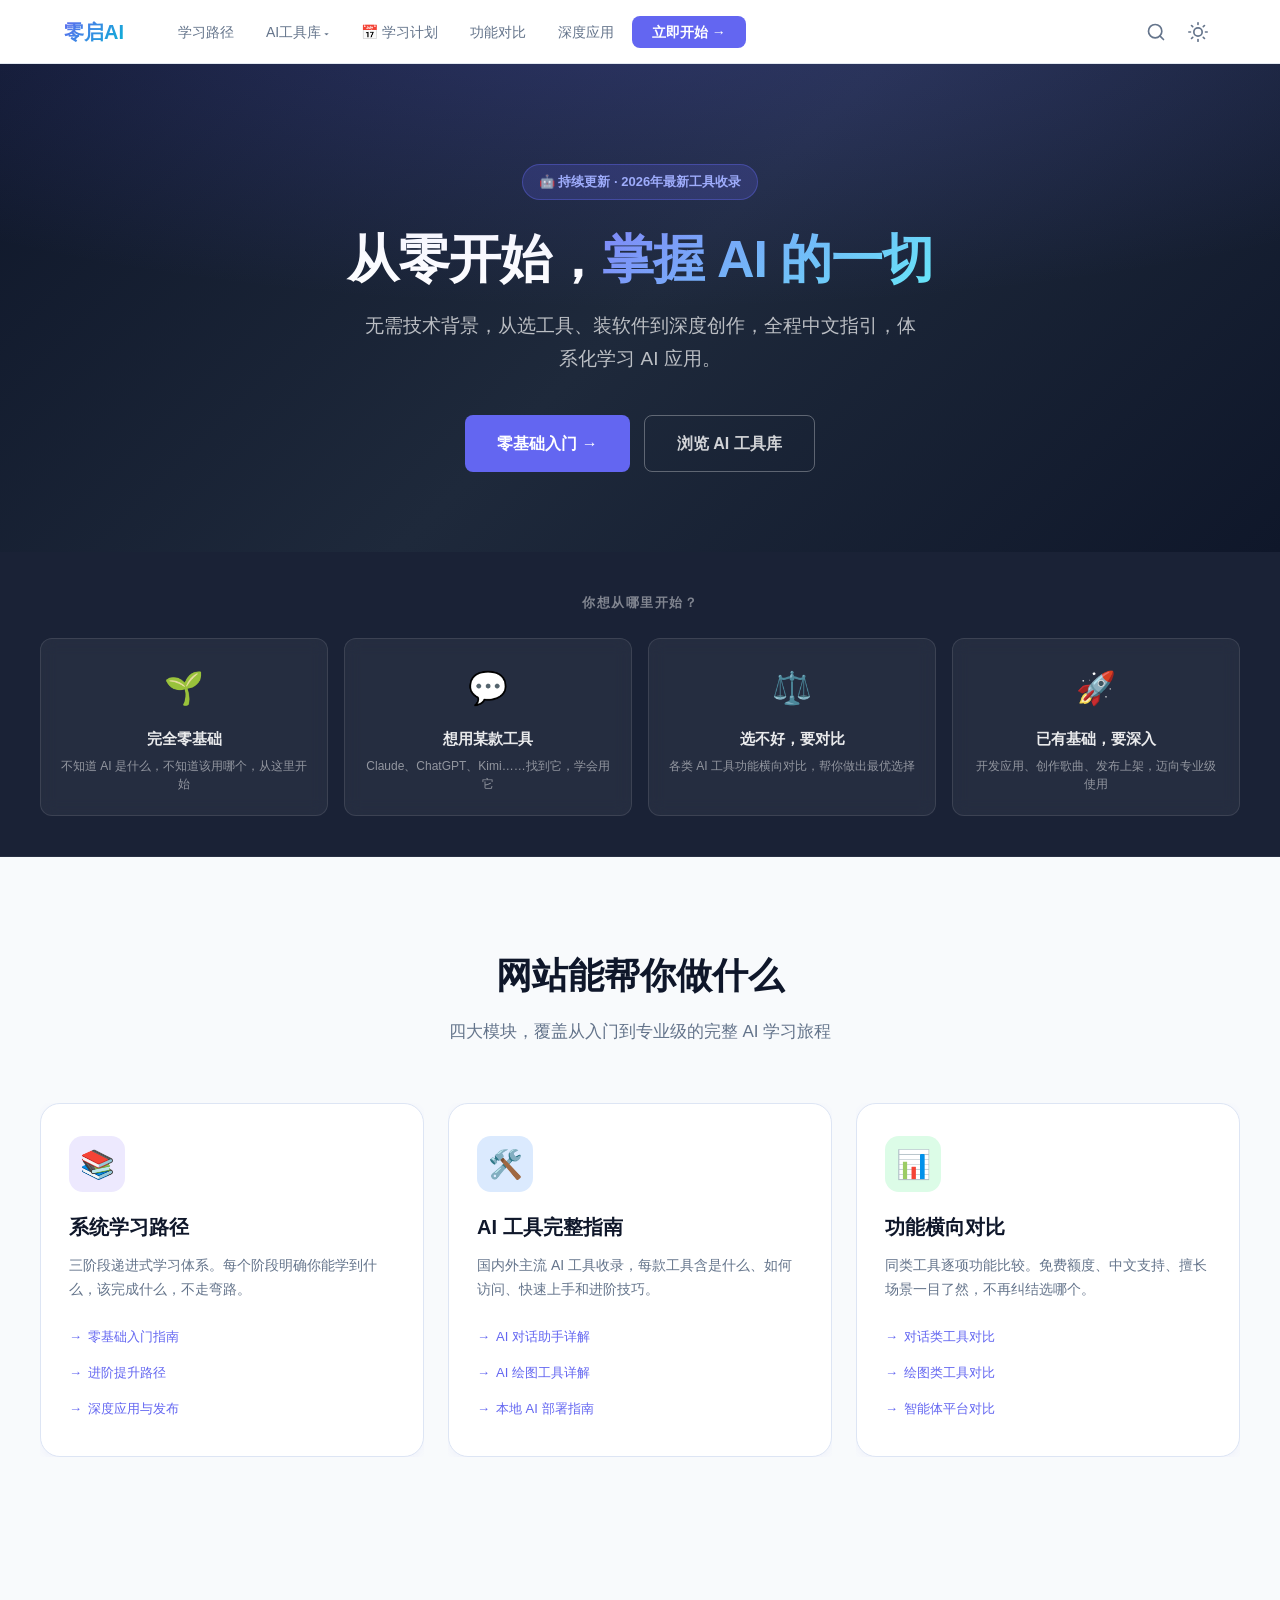
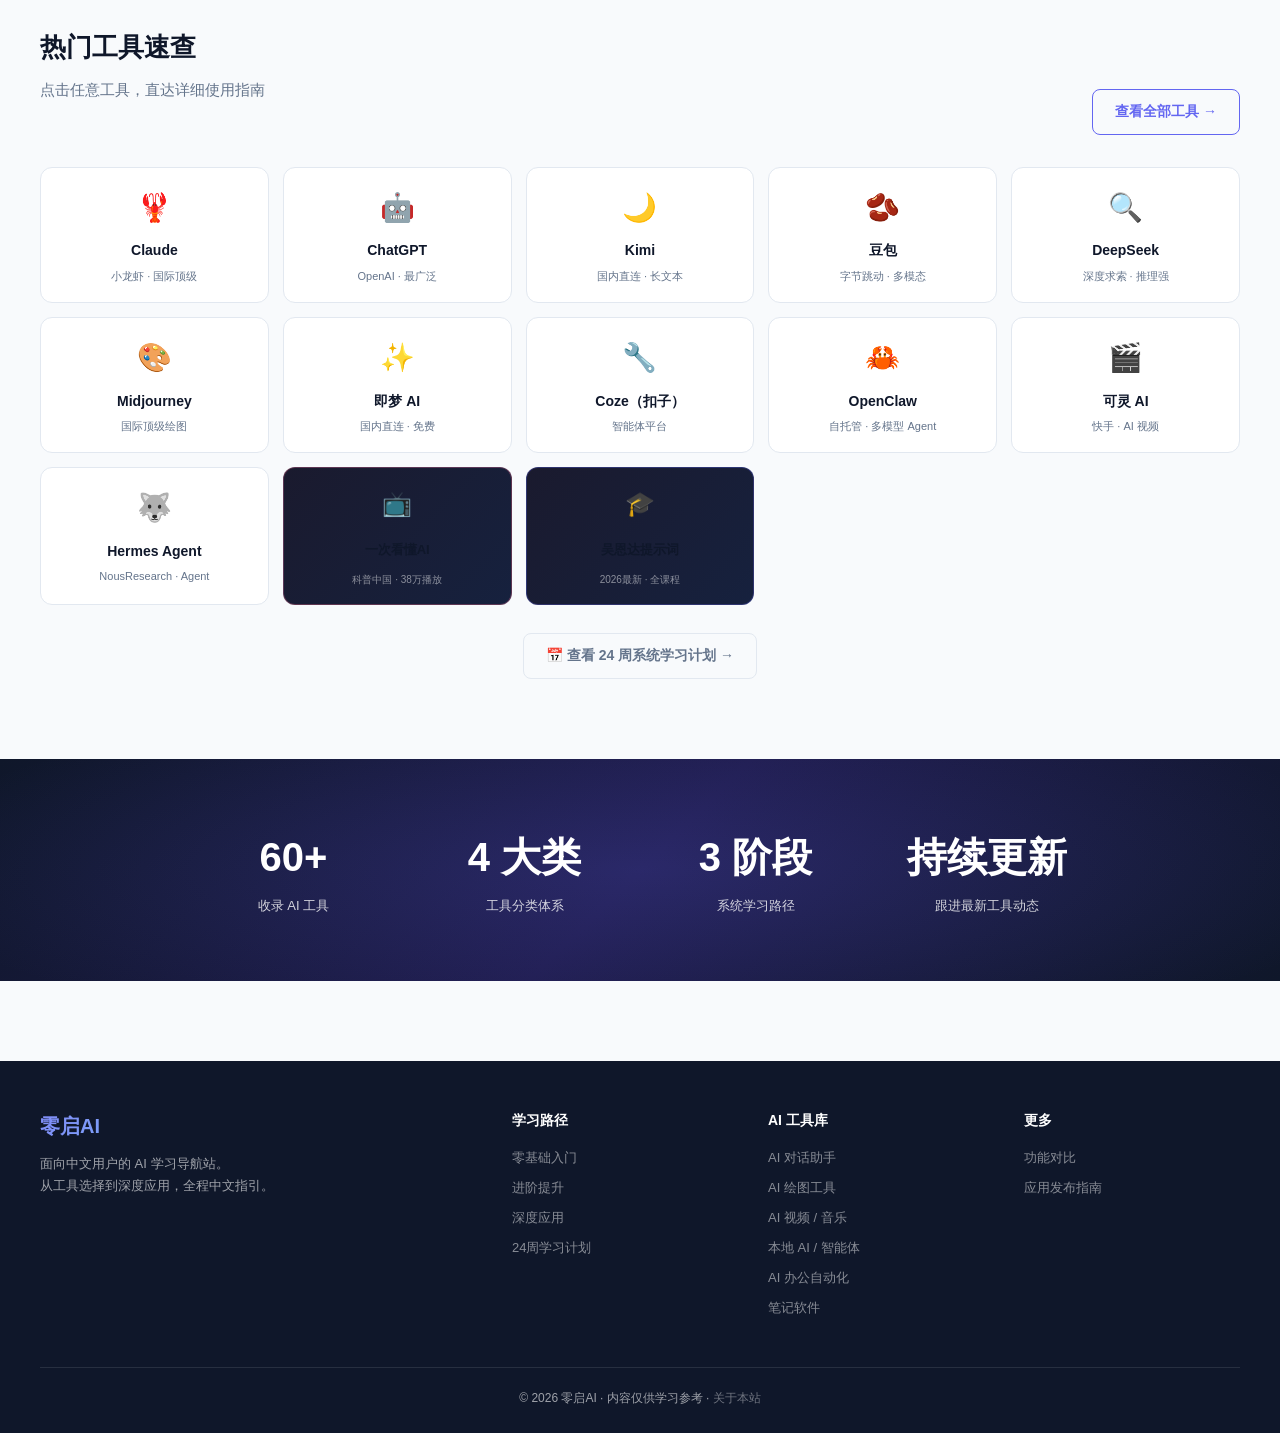
<file: index.html>
<!DOCTYPE html>
<html lang="zh-CN">
<head>
  <meta charset="UTF-8">
  <meta name="viewport" content="width=device-width, initial-scale=1.0">
  <title>零启AI — 从零开始，掌握AI的一切</title>
  <meta name="description" content="面向中文用户的AI学习导航站。AI工具选择、安装使用、功能对比、深度应用，一站覆盖。">
  <meta property="og:title" content="零启AI — 从零开始，掌握AI的一切">
  <meta property="og:description" content="面向中文用户的AI学习导航站。AI工具选择、安装使用、功能对比、深度应用，一站覆盖。">
  <meta property="og:type" content="website">
  <meta property="og:site_name" content="零启AI">
  <meta property="og:url" content="https://lingqi-ai.pages.dev/">
  <meta property="og:image" content="https://lingqi-ai.pages.dev/assets/og-cover.png">
  <meta name="twitter:card" content="summary_large_image">
  <link rel="canonical" href="https://lingqi-ai.pages.dev/">
  <link rel="icon" href="data:image/svg+xml,<svg xmlns='http://www.w3.org/2000/svg' viewBox='0 0 100 100'><text y='.9em' font-size='90'>🐟</text></svg>">
  <link rel="stylesheet" href="style.css">
  <style>
    /* 首页专属样式 */
    .hero {
      background: linear-gradient(135deg, #0f172a 0%, #1e293b 50%, #0f172a 100%);
      padding: 100px 24px 80px;
      text-align: center;
      position: relative;
      overflow: hidden;
    }
    .hero::before {
      content: '';
      position: absolute; inset: 0;
      background: radial-gradient(ellipse 80% 60% at 50% -10%, rgba(99,102,241,.25), transparent);
      pointer-events: none;
    }
    .hero-badge {
      display: inline-flex; align-items: center; gap: 8px;
      background: rgba(99,102,241,.2); border: 1px solid rgba(99,102,241,.4);
      color: #a5b4fc; padding: 6px 16px; border-radius: 20px;
      font-size: 13px; font-weight: 600; margin-bottom: 28px;
    }
    .hero h1 {
      font-size: 52px; font-weight: 800; color: #fff;
      line-height: 1.2; margin-bottom: 20px;
      letter-spacing: -1px;
    }
    .hero h1 span {
      background: linear-gradient(135deg, #818cf8, #67e8f9);
      -webkit-background-clip: text; -webkit-text-fill-color: transparent;
    }
    .hero p {
      font-size: 19px; color: rgba(255,255,255,.7);
      max-width: 560px; margin: 0 auto 40px; line-height: 1.7;
    }
    .hero-btns { display: flex; gap: 14px; justify-content: center; flex-wrap: wrap; }
    .hero-btns .btn-primary { font-size: 16px; padding: 14px 32px; }
    .hero-btns .btn-outline {
      font-size: 16px; padding: 14px 32px;
      color: rgba(255,255,255,.8); border-color: rgba(255,255,255,.3);
    }
    .hero-btns .btn-outline:hover { background: rgba(255,255,255,.1); color: #fff; }

    /* 快速定位区 */
    .quick-entry {
      background: #1a2236;
      border-bottom: 1px solid rgba(255,255,255,.06);
      padding: 40px 24px;
    }
    .quick-entry-inner {
      max-width: 1200px; margin: 0 auto;
    }
    .quick-entry h2 {
      font-size: 13px; font-weight: 600; color: rgba(255,255,255,.45);
      text-align: center; margin-bottom: 24px; letter-spacing: 1.5px;
      text-transform: uppercase;
    }
    .entry-cards {
      display: grid; grid-template-columns: repeat(4, 1fr); gap: 16px;
    }
    .entry-card {
      border: 1px solid rgba(255,255,255,.1); border-radius: var(--radius);
      padding: 22px 18px; cursor: pointer; transition: all .2s;
      text-align: center; background: rgba(255,255,255,.05);
      backdrop-filter: blur(8px);
    }
    .entry-card:hover {
      border-color: rgba(99,102,241,.6); background: rgba(99,102,241,.15);
      transform: translateY(-3px);
      box-shadow: 0 8px 24px rgba(99,102,241,.2);
    }
    .entry-icon { font-size: 32px; margin-bottom: 10px; }
    .entry-card h3 { font-size: 15px; font-weight: 700; color: rgba(255,255,255,.9); margin-bottom: 6px; }
    .entry-card p { font-size: 12px; color: rgba(255,255,255,.5); line-height: 1.5; }

    /* 主功能区 */
    .features { padding: 88px 24px; background: #f8fafc; }
    .features-inner { max-width: 1200px; margin: 0 auto; }
    .features-header { text-align: center; margin-bottom: 56px; }
    .features-header h2 { font-size: 36px; font-weight: 800; margin-bottom: 12px; color: var(--dark); }
    .features-header p { font-size: 17px; color: var(--mid); }
    .features-grid {
      display: grid; grid-template-columns: repeat(3, 1fr); gap: 24px;
    }
    .feature-card {
      background: var(--white); border: 1px solid #dde5f4;
      border-radius: var(--radius-lg); padding: 32px 28px;
      transition: all .2s; position: relative; overflow: hidden;
      box-shadow: 0 2px 8px rgba(99,102,241,.06);
    }
    .feature-card::before {
      content: ''; position: absolute; top: 0; left: 0; right: 0; height: 4px;
      background: linear-gradient(90deg, var(--primary), var(--accent));
      opacity: 0; transition: opacity .2s;
    }
    .feature-card:hover { box-shadow: var(--shadow-md); transform: translateY(-3px); }
    .feature-card:hover::before { opacity: 1; }
    .feature-icon {
      width: 56px; height: 56px; border-radius: 14px;
      display: flex; align-items: center; justify-content: center;
      font-size: 28px; margin-bottom: 18px;
    }
    .feature-card h3 { font-size: 20px; font-weight: 700; margin-bottom: 10px; }
    .feature-card p { font-size: 14px; color: var(--mid); line-height: 1.7; margin-bottom: 20px; }
    .feature-links { list-style: none; display: flex; flex-direction: column; gap: 6px; }
    .feature-links a {
      font-size: 13px; color: var(--primary); display: flex; align-items: center; gap: 6px;
      font-weight: 500; padding: 4px 0;
    }
    .feature-links a:hover { text-decoration: underline; }
    .feature-links a::before { content: '→'; }

    /* 热门工具预览 */
    .hot-tools { background: #f8fafc; padding: 80px 24px; }
    .hot-tools-inner { max-width: 1200px; margin: 0 auto; }
    .hot-tools-header { display: flex; justify-content: space-between; align-items: flex-end; margin-bottom: 32px; }
    .tool-row {
      display: grid; grid-template-columns: repeat(5, 1fr); gap: 14px;
    }
    .hot-tool-item {
      background: var(--white); border: 1px solid var(--border);
      border-radius: var(--radius); padding: 16px;
      text-align: center; cursor: pointer; transition: all .2s;
    }
    .hot-tool-item:hover { border-color: var(--primary); box-shadow: 0 0 0 3px var(--primary-light); }
    .hot-tool-item .icon { font-size: 28px; margin-bottom: 8px; }
    .hot-tool-item h4 { font-size: 14px; font-weight: 700; margin-bottom: 4px; }
    .hot-tool-item p { font-size: 11px; color: var(--mid); }

    /* 数据 */
    .stats {
      background: linear-gradient(135deg, #0f172a 0%, #1e1b4b 50%, #0f172a 100%);
      padding: 64px 24px; text-align: center; color: #fff;
      position: relative; overflow: hidden;
    }
    .stats::before {
      content: '';
      position: absolute; inset: 0;
      background: radial-gradient(ellipse 60% 80% at 50% 50%, rgba(99,102,241,.18), transparent);
      pointer-events: none;
    }
    .stats-inner { max-width: 900px; margin: 0 auto; position: relative; z-index: 1; }
    .stats-grid { display: grid; grid-template-columns: repeat(4, 1fr); gap: 24px; }
    .stat-item h3 { font-size: 40px; font-weight: 800; }
    .stat-item p  { font-size: 13px; opacity: .8; margin-top: 4px; }

    @media (max-width: 900px) {
      .hero h1 { font-size: 34px; }
      .features-grid { grid-template-columns: 1fr; }
      .entry-cards { grid-template-columns: repeat(2, 1fr); }
      .tool-row { grid-template-columns: repeat(3, 1fr); }
      .stats-grid { grid-template-columns: repeat(2, 1fr); }
    }
    @media (max-width: 640px) {
      .hero { padding: 60px 16px 48px; }
      .hero h1 { font-size: 28px; }
      .hero p { font-size: 16px; }
      .hero-badge { font-size: 12px; padding: 5px 12px; margin-bottom: 20px; }
      .hero-btns .btn-primary, .hero-btns .btn-outline { font-size: 14px; padding: 12px 24px; }
      .quick-entry { padding: 28px 16px; }
      .entry-cards { grid-template-columns: 1fr; gap: 12px; }
      .features { padding: 56px 16px; }
      .features-header h2 { font-size: 26px; }
      .features-header { margin-bottom: 36px; }
      .feature-card { padding: 24px 20px; }
      .feature-card h3 { font-size: 18px; }
      .tool-row { grid-template-columns: repeat(2, 1fr); }
      .hot-tools-header { flex-direction: column; align-items: flex-start; gap: 12px; }
      .stats { padding: 40px 16px; }
      .stats-grid { grid-template-columns: 1fr 1fr; gap: 20px; }
      .stat-item h3 { font-size: 32px; }
    }
  </style>
</head>
<body>

<!-- 顶部导航 -->
<nav class="site-nav">
  <div class="nav-inner">
    <a href="./" class="nav-logo">零启AI</a>
    <ul class="nav-links">
      <li><a href="learn/index.html">学习路径</a></li>
      <li class="has-sub">
        <a href="tools/index.html">AI工具库</a>
        <ul class="sub-menu">
          <li><a href="tools/chat.html">AI 对话助手</a></li>
          <li><a href="tools/image.html">AI 绘图工具</a></li>
          <li><a href="tools/video.html">AI 视频 / 音乐</a></li>
          <li><a href="tools/local.html">本地 AI / 智能体平台</a></li>
          <li><a href="tools/office.html">AI 办公自动化</a></li>
          <li><a href="tools/notes.html">笔记软件推荐</a></li>
        </ul>
      </li>
      <li><a href="learn/plan.html">📅 学习计划</a></li>
      <li><a href="compare/index.html">功能对比</a></li>
      <li><a href="learn/advanced.html">深度应用</a></li>
      <li><a href="learn/beginner.html" class="nav-cta">立即开始 →</a></li>
    </ul>
  </div>
</nav>

<!-- Hero 英雄区 -->
<section class="hero">
  <div class="hero-badge">🤖 持续更新 · 2026年最新工具收录</div>
  <h1>从零开始，<span>掌握 AI 的一切</span></h1>
  <p>无需技术背景，从选工具、装软件到深度创作，全程中文指引，体系化学习 AI 应用。</p>
  <div class="hero-btns">
    <a href="learn/beginner.html" class="btn btn-primary btn-lg">零基础入门 →</a>
    <a href="tools/index.html"   class="btn btn-outline btn-lg">浏览 AI 工具库</a>
  </div>
</section>

<!-- 快速定位区 -->
<section class="quick-entry">
  <div class="quick-entry-inner">
    <h2>你想从哪里开始？</h2>
    <div class="entry-cards">
      <a href="learn/beginner.html" class="entry-card">
        <div class="entry-icon">🌱</div>
        <h3>完全零基础</h3>
        <p>不知道 AI 是什么，不知道该用哪个，从这里开始</p>
      </a>
      <a href="tools/chat.html" class="entry-card">
        <div class="entry-icon">💬</div>
        <h3>想用某款工具</h3>
        <p>Claude、ChatGPT、Kimi……找到它，学会用它</p>
      </a>
      <a href="compare/index.html" class="entry-card">
        <div class="entry-icon">⚖️</div>
        <h3>选不好，要对比</h3>
        <p>各类 AI 工具功能横向对比，帮你做出最优选择</p>
      </a>
      <a href="learn/advanced.html" class="entry-card">
        <div class="entry-icon">🚀</div>
        <h3>已有基础，要深入</h3>
        <p>开发应用、创作歌曲、发布上架，迈向专业级使用</p>
      </a>
    </div>
  </div>
</section>

<!-- 主功能区 -->
<section class="features">
  <div class="features-inner">
    <div class="features-header">
      <h2>网站能帮你做什么</h2>
      <p>四大模块，覆盖从入门到专业级的完整 AI 学习旅程</p>
    </div>
    <div class="features-grid">

      <div style="position:relative;overflow:hidden;">
        <div class="feature-card" style="cursor:pointer;" onclick="location.href='learn/index.html'">
          <div class="feature-icon" style="background:#ede9fe;">📚</div>
          <h3>系统学习路径</h3>
          <p>三阶段递进式学习体系。每个阶段明确你能学到什么，该完成什么，不走弯路。</p>
          <ul class="feature-links">
            <li><a href="learn/beginner.html">零基础入门指南</a></li>
            <li><a href="learn/intermediate.html">进阶提升路径</a></li>
            <li><a href="learn/advanced.html">深度应用与发布</a></li>
          </ul>
        </div>
      </div>

      <div style="position:relative;overflow:hidden;">
        <div class="feature-card" style="cursor:pointer;" onclick="location.href='tools/index.html'">
          <div class="feature-icon" style="background:#dbeafe;">🛠️</div>
          <h3>AI 工具完整指南</h3>
          <p>国内外主流 AI 工具收录，每款工具含是什么、如何访问、快速上手和进阶技巧。</p>
          <ul class="feature-links">
            <li><a href="tools/chat.html">AI 对话助手详解</a></li>
            <li><a href="tools/image.html">AI 绘图工具详解</a></li>
            <li><a href="tools/local.html">本地 AI 部署指南</a></li>
          </ul>
        </div>
      </div>

      <div style="position:relative;overflow:hidden;">
        <div class="feature-card" style="cursor:pointer;" onclick="location.href='compare/index.html'">
          <div class="feature-icon" style="background:#dcfce7;">📊</div>
          <h3>功能横向对比</h3>
          <p>同类工具逐项功能比较。免费额度、中文支持、擅长场景一目了然，不再纠结选哪个。</p>
          <ul class="feature-links">
            <li><a href="compare/index.html#chat">对话类工具对比</a></li>
            <li><a href="compare/index.html#image">绘图类工具对比</a></li>
            <li><a href="compare/index.html#agent">智能体平台对比</a></li>
          </ul>
        </div>
      </div>

    </div>
  </div>
</section>

<!-- 热门工具速览 -->
<section class="hot-tools">
  <div class="hot-tools-inner">
    <div class="hot-tools-header">
      <div>
        <div class="section-title">热门工具速查</div>
        <div class="section-sub">点击任意工具，直达详细使用指南</div>
      </div>
      <a href="tools/index.html" class="btn btn-outline">查看全部工具 →</a>
    </div>
    <div class="tool-row">
      <a href="tools/chat.html#claude" class="hot-tool-item">
        <div class="icon">🦞</div>
        <h4>Claude</h4>
        <p>小龙虾 · 国际顶级</p>
      </a>
      <a href="tools/chat.html#chatgpt" class="hot-tool-item">
        <div class="icon">🤖</div>
        <h4>ChatGPT</h4>
        <p>OpenAI · 最广泛</p>
      </a>
      <a href="tools/chat.html#kimi" class="hot-tool-item">
        <div class="icon">🌙</div>
        <h4>Kimi</h4>
        <p>国内直连 · 长文本</p>
      </a>
      <a href="tools/chat.html#doubao" class="hot-tool-item">
        <div class="icon">🫘</div>
        <h4>豆包</h4>
        <p>字节跳动 · 多模态</p>
      </a>
      <a href="tools/chat.html#deepseek" class="hot-tool-item">
        <div class="icon">🔍</div>
        <h4>DeepSeek</h4>
        <p>深度求索 · 推理强</p>
      </a>
      <a href="tools/image.html#midjourney" class="hot-tool-item">
        <div class="icon">🎨</div>
        <h4>Midjourney</h4>
        <p>国际顶级绘图</p>
      </a>
      <a href="tools/image.html#jimeng" class="hot-tool-item">
        <div class="icon">✨</div>
        <h4>即梦 AI</h4>
        <p>国内直连 · 免费</p>
      </a>
      <a href="tools/local.html#coze" class="hot-tool-item">
        <div class="icon">🔧</div>
        <h4>Coze（扣子）</h4>
        <p>智能体平台</p>
      </a>
      <a href="tools/local.html#openclaw" class="hot-tool-item">
        <div class="icon">🦀</div>
        <h4>OpenClaw</h4>
        <p>自托管 · 多模型 Agent</p>
      </a>
      <a href="tools/video.html#kling" class="hot-tool-item">
        <div class="icon">🎬</div>
        <h4>可灵 AI</h4>
        <p>快手 · AI 视频</p>
      </a>
      <a href="tools/local.html#hermes" class="hot-tool-item">
        <div class="icon">🐺</div>
        <h4>Hermes Agent</h4>
        <p>NousResearch · Agent</p>
      </a>
      <div class="hot-tool-item" style="background:linear-gradient(135deg,#1a1a2e,#16213e);border-color:rgba(251,114,153,.3);display:flex;flex-direction:column;justify-content:center;gap:6px;cursor:pointer;" onclick="window.open('https://www.bilibili.com/video/BV1134y1d72L','_blank')">
        <div class="icon" style="font-size:24px;">📺</div>
        <h4 style="font-size:13px;">一次看懂AI</h4>
        <p style="font-size:10px;color:rgba(255,255,255,.5);">科普中国 · 38万播放</p>
      </div>
      <div class="hot-tool-item" style="background:linear-gradient(135deg,#1a1a2e,#16213e);border-color:rgba(99,102,241,.3);display:flex;flex-direction:column;justify-content:center;gap:6px;cursor:pointer;" onclick="window.open('https://www.bilibili.com/video/BV1GZ5D6qEm2','_blank')">
        <div class="icon" style="font-size:24px;">🎓</div>
        <h4 style="font-size:13px;">吴恩达提示词</h4>
        <p style="font-size:10px;color:rgba(255,255,255,.5);">2026最新 · 全课程</p>
      </div>
    </div>
    <div style="text-align:center;margin-top:28px;">
      <a href="learn/plan.html" class="btn btn-outline" style="color:var(--mid);border-color:var(--border);">📅 查看 24 周系统学习计划 →</a>
    </div>
  </div>
</section>

<!-- 数据区 -->
<section class="stats">
  <div class="stats-inner">
    <div class="stats-grid">
      <div class="stat-item"><h3>60+</h3><p>收录 AI 工具</p></div>
      <div class="stat-item"><h3>4 大类</h3><p>工具分类体系</p></div>
      <div class="stat-item"><h3>3 阶段</h3><p>系统学习路径</p></div>
      <div class="stat-item"><h3>持续更新</h3><p>跟进最新工具动态</p></div>
    </div>
  </div>
</section>

<!-- 页脚 -->
<footer class="site-footer">
  <div class="footer-inner">
    <div class="footer-grid">
      <div class="footer-brand">
        <h3>零启AI</h3>
        <p>面向中文用户的 AI 学习导航站。<br>从工具选择到深度应用，全程中文指引。</p>
      </div>
      <div class="footer-col">
        <h4>学习路径</h4>
        <a href="learn/beginner.html">零基础入门</a>
        <a href="learn/intermediate.html">进阶提升</a>
        <a href="learn/advanced.html">深度应用</a>
        <a href="learn/plan.html">24周学习计划</a>
      </div>
      <div class="footer-col">
        <h4>AI 工具库</h4>
        <a href="tools/chat.html">AI 对话助手</a>
        <a href="tools/image.html">AI 绘图工具</a>
        <a href="tools/video.html">AI 视频 / 音乐</a>
      <a href="tools/local.html">本地 AI / 智能体</a>
      <a href="tools/office.html">AI 办公自动化</a>
      <a href="tools/notes.html">笔记软件</a>
      </div>
      <div class="footer-col">
        <h4>更多</h4>
        <a href="compare/index.html">功能对比</a>
        <a href="learn/advanced.html">应用发布指南</a>
      </div>
    </div>
    <div class="footer-bottom">
      <p>© 2026 零启AI · 内容仅供学习参考 · <a href="#">关于本站</a></p>
    </div>
  </div>
</footer>

<script src="app.js"></script>
</body>
</html>
</file>
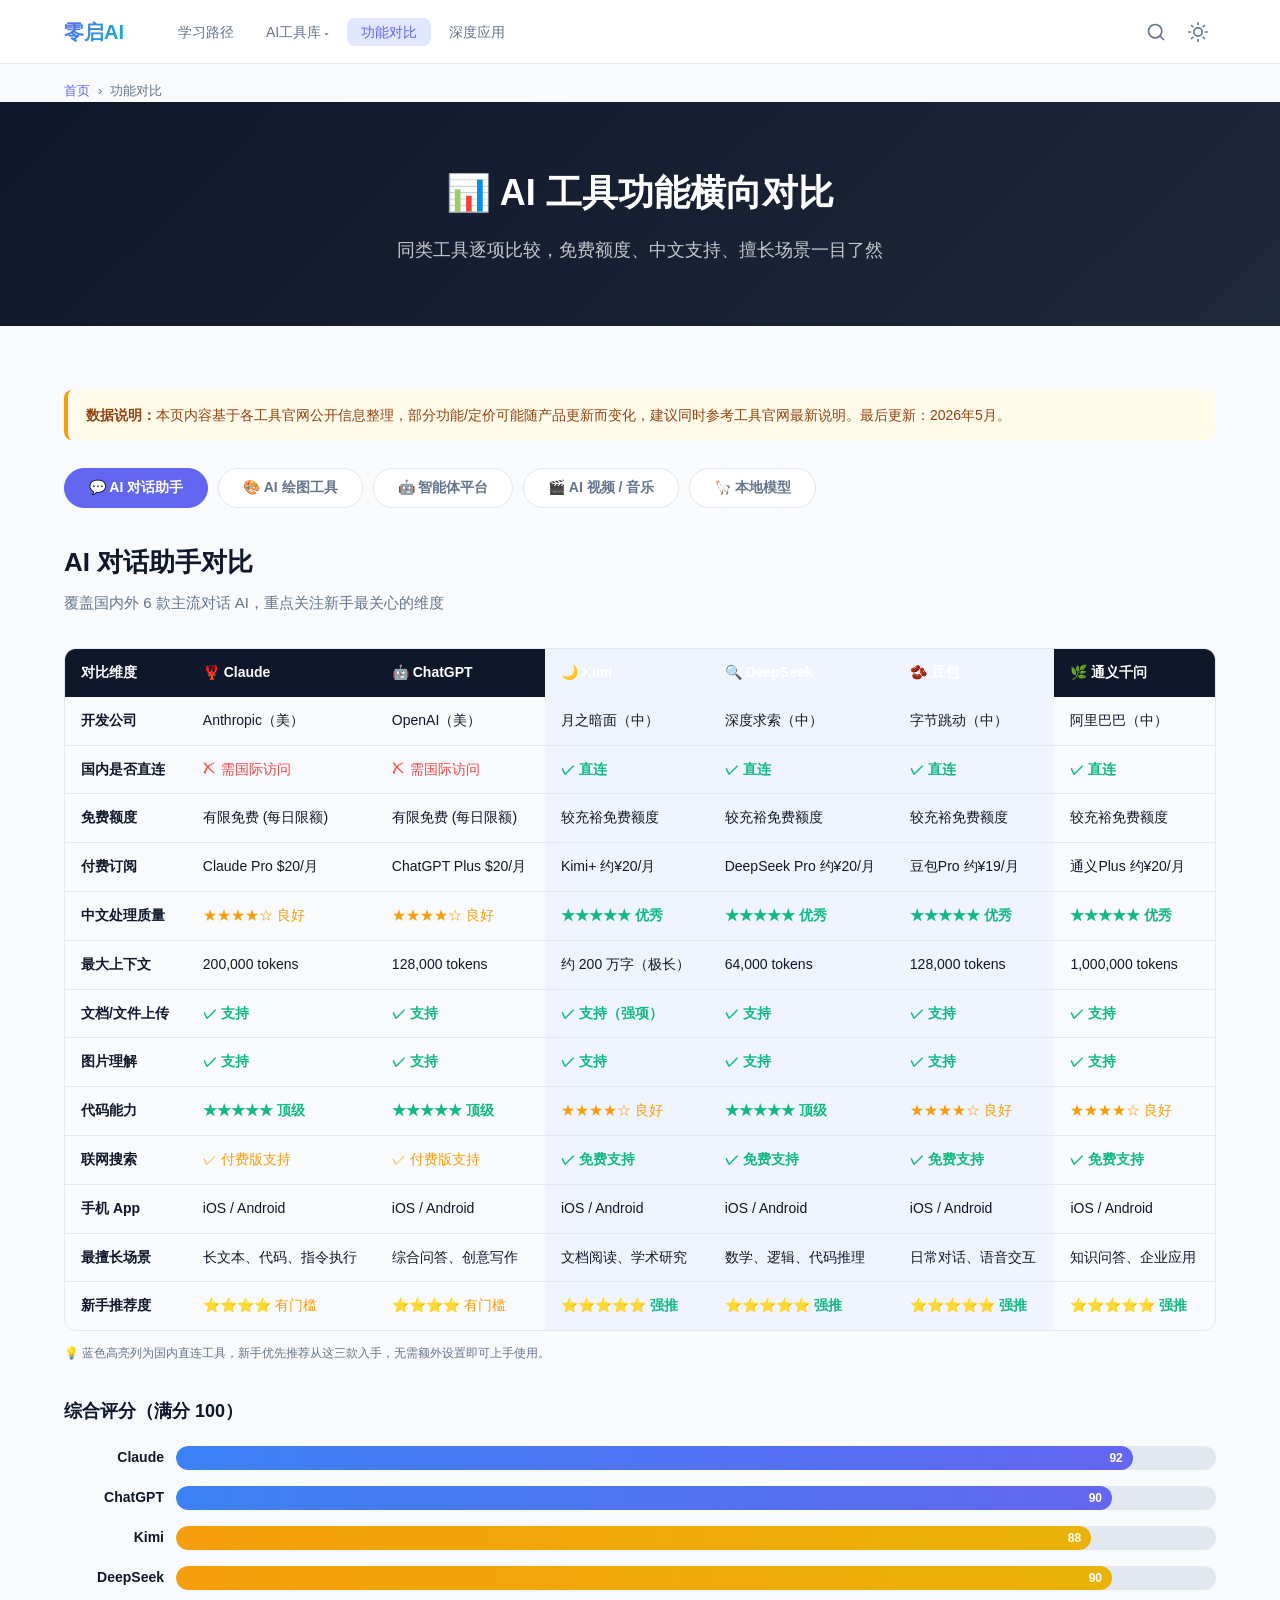
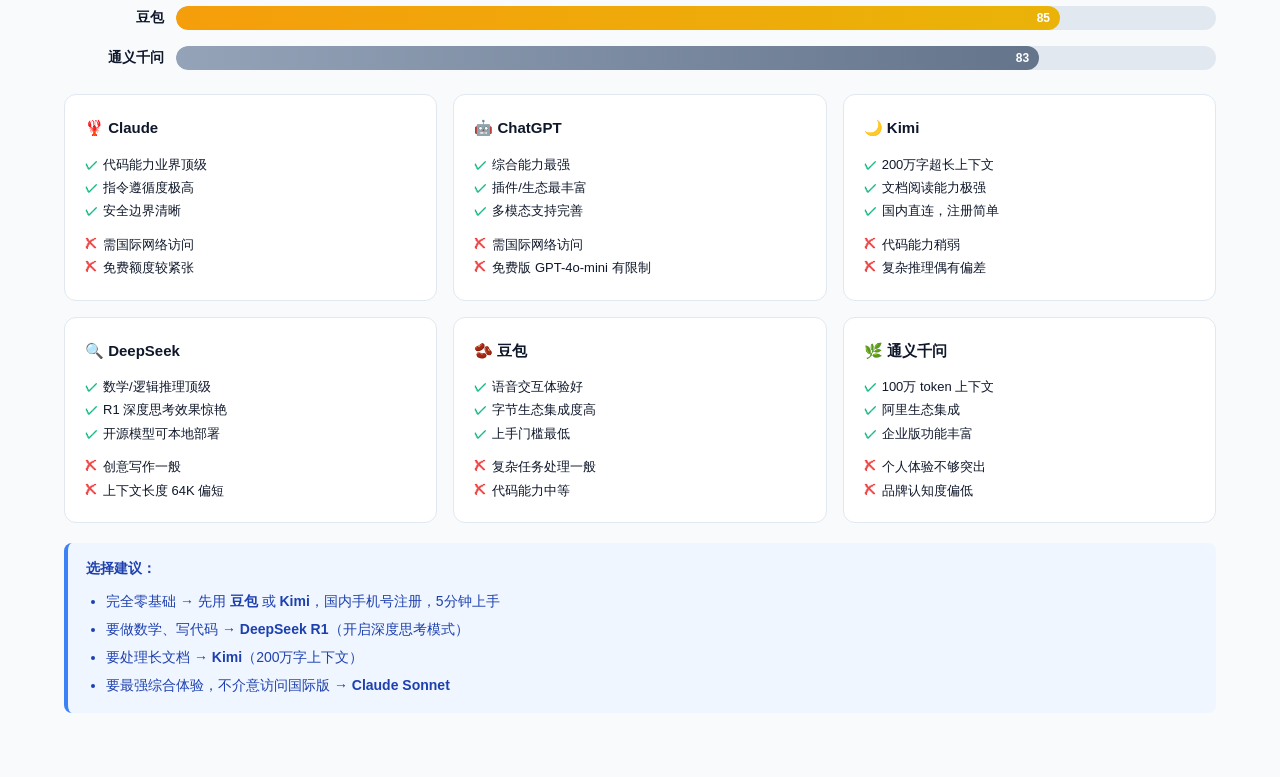
<file: compare/index.html>
<!DOCTYPE html>
<html lang="zh-CN">
<head>
  <meta charset="UTF-8">
  <meta name="viewport" content="width=device-width, initial-scale=1.0">
  <title>AI工具功能对比 — 零启AI</title>
  <meta name="description" content="AI对话助手、绘图工具、智能体平台功能横向对比，帮你做出最优工具选择。">
  <meta property="og:title" content="AI工具功能对比 — 零启AI">
  <meta property="og:description" content="AI对话助手、绘图工具、智能体平台功能横向对比，帮你做出最优工具选择。">
  <meta property="og:type" content="website">
  <meta property="og:site_name" content="零启AI">
  <meta property="og:url" content="https://lingqi-ai.pages.dev/compare/">
  <meta property="og:image" content="https://lingqi-ai.pages.dev/assets/og-cover.png">
  <link rel="canonical" href="https://lingqi-ai.pages.dev/compare/">
  <link rel="stylesheet" href="../style.css">
  <style>
    .compare-tabs { display:flex; gap:10px; margin-bottom:32px; flex-wrap:wrap; }
    .compare-tab {
      padding:10px 24px; border-radius:20px; font-size:14px; font-weight:600;
      cursor:pointer; border:1.5px solid var(--border); background:var(--white);
      transition:all .2s; color:var(--mid);
    }
    .compare-tab.active { background:var(--primary); color:white; border-color:var(--primary); }
    .compare-section { display:none; }
    .compare-section.active { display:block; }
    .table-wrap { overflow-x:auto; border-radius:var(--radius); border:1px solid var(--border); }
    .highlight-col { background:#f0f4ff !important; }
    .note { font-size:12px; color:var(--mid); margin-top:12px; }

    /* 评分条 */
    .score-bars { margin-top:32px; }
    .score-bars h3 { font-size:18px; font-weight:700; margin-bottom:20px; }
    .score-item { display:flex; align-items:center; gap:12px; margin-bottom:16px; }
    .score-item .name { width:100px; font-size:14px; font-weight:600; text-align:right; flex-shrink:0; }
    .score-item .bar-wrap { flex:1; height:24px; background:var(--border); border-radius:12px; overflow:hidden; position:relative; }
    .score-item .bar { height:100%; border-radius:12px; transition: width .6s ease; display:flex; align-items:center; justify-content:flex-end; padding-right:10px; font-size:12px; font-weight:700; color:white; }
    .score-item .bar.gold { background:linear-gradient(90deg,#f59e0b,#eab308); }
    .score-item .bar.blue { background:linear-gradient(90deg,#3b82f6,#6366f1); }
    .score-item .bar.green { background:linear-gradient(90deg,#22c55e,#10b981); }
    .score-item .bar.purple { background:linear-gradient(90deg,#a855f7,#8b5cf6); }
    .score-item .bar.gray { background:linear-gradient(90deg,#94a3b8,#64748b); }
    .score-item .bar.red { background:linear-gradient(90deg,#ef4444,#f97316); }

    /* 优缺点卡片 */
    .pros-cons { display:grid; grid-template-columns:repeat(auto-fill,minmax(280px,1fr)); gap:16px; margin-top:24px; }
    .pc-card { border:1px solid var(--border); border-radius:var(--radius); padding:20px; background:var(--white); }
    .pc-card h4 { font-size:15px; font-weight:700; margin-bottom:12px; display:flex; align-items:center; gap:8px; }
    .pc-card ul { list-style:none; padding:0; margin:0; }
    .pc-card li { font-size:13px; line-height:1.8; padding-left:18px; position:relative; }
    .pc-card li::before { position:absolute; left:0; }
    .pc-card .pros li::before { content:'✓'; color:var(--success); font-weight:700; }
    .pc-card .cons li::before { content:'✗'; color:#ef4444; font-weight:700; }

    /* 移动端适配 */
    @media(max-width:640px){
      .compare-tabs {
        flex-wrap: nowrap;
        overflow-x: auto;
        -webkit-overflow-scrolling: touch;
        gap: 8px;
        padding-bottom: 8px;
        margin-bottom: 24px;
      }
      .compare-tabs::after {
        content: '';
        flex-shrink: 0;
        width: 12px;
      }
      .compare-tab {
        white-space: nowrap;
        flex-shrink: 0;
        padding: 8px 16px;
        font-size: 13px;
      }
      .table-wrap {
        position: relative;
      }
      /* 表格滚动渐变提示 */
      .table-wrap::after {
        content: '';
        position: absolute;
        top: 0; right: 0; bottom: 0;
        width: 32px;
        background: linear-gradient(to right, transparent, rgba(255,255,255,.8));
        pointer-events: none;
        border-radius: 0 var(--radius) var(--radius) 0;
      }
      .compare-table {
        font-size: 12px;
      }
      .compare-table th,
      .compare-table td {
        padding: 8px 10px;
      }
      .score-item .name {
        width: 70px;
        font-size: 12px;
      }
      .score-item {
        gap: 8px;
      }
      .score-item .bar-wrap {
        height: 20px;
      }
      .score-item .bar {
        font-size: 11px;
        padding-right: 6px;
      }
      .score-bars h3 {
        font-size: 16px;
      }
      .pros-cons {
        grid-template-columns: 1fr;
      }
    }
  </style>
</head>
<body>
<nav class="site-nav">
  <div class="nav-inner">
    <a href="../index.html" class="nav-logo">零启AI</a>
    <ul class="nav-links">
      <li><a href="../learn/index.html">学习路径</a></li>
      <li class="has-sub">
        <a href="../tools/index.html">AI工具库</a>
        <ul class="sub-menu">
          <li><a href="../tools/chat.html">AI 对话助手</a></li>
          <li><a href="../tools/image.html">AI 绘图工具</a></li>
          <li><a href="../tools/video.html">AI 视频 / 音乐</a></li>
          <li><a href="../tools/local.html">本地 AI / 智能体平台</a></li>
        </ul>
      </li>
      <li><a href="index.html" class="active">功能对比</a></li>
      <li><a href="../learn/advanced.html">深度应用</a></li>
    </ul>
  </div>
</nav>

<div class="breadcrumb">
  <a href="../index.html">首页</a><span>›</span><span>功能对比</span>
</div>

<section class="page-hero">
  <h1>📊 AI 工具功能横向对比</h1>
  <p>同类工具逐项比较，免费额度、中文支持、擅长场景一目了然</p>
</section>

<div class="main-content">

  <div class="tip tip-warn" style="margin-bottom:28px;">
    <strong>数据说明：</strong>本页内容基于各工具官网公开信息整理，部分功能/定价可能随产品更新而变化，建议同时参考工具官网最新说明。最后更新：2026年5月。
  </div>

  <div class="compare-tabs">
    <button class="compare-tab active" onclick="showCompare('chat',this)">💬 AI 对话助手</button>
    <button class="compare-tab" onclick="showCompare('image',this)">🎨 AI 绘图工具</button>
    <button class="compare-tab" onclick="showCompare('agent',this)">🤖 智能体平台</button>
    <button class="compare-tab" onclick="showCompare('video',this)">🎬 AI 视频 / 音乐</button>
    <button class="compare-tab" onclick="showCompare('local',this)">🦙 本地模型</button>
  </div>

  <!-- 对话助手对比 -->
  <div id="chat" class="compare-section active">
    <div class="section-title" style="margin-bottom:6px;">AI 对话助手对比</div>
    <p class="section-sub">覆盖国内外 6 款主流对话 AI，重点关注新手最关心的维度</p>
    <div class="table-wrap">
      <table class="compare-table">
        <thead>
          <tr>
            <th>对比维度</th>
            <th>🦞 Claude</th>
            <th>🤖 ChatGPT</th>
            <th class="highlight-col">🌙 Kimi</th>
            <th class="highlight-col">🔍 DeepSeek</th>
            <th class="highlight-col">🫘 豆包</th>
            <th>🌿 通义千问</th>
          </tr>
        </thead>
        <tbody>
          <tr>
            <td><strong>开发公司</strong></td>
            <td>Anthropic（美）</td>
            <td>OpenAI（美）</td>
            <td class="highlight-col">月之暗面（中）</td>
            <td class="highlight-col">深度求索（中）</td>
            <td class="highlight-col">字节跳动（中）</td>
            <td>阿里巴巴（中）</td>
          </tr>
          <tr>
            <td><strong>国内是否直连</strong></td>
            <td class="cross">✗ 需国际访问</td>
            <td class="cross">✗ 需国际访问</td>
            <td class="highlight-col check">✓ 直连</td>
            <td class="highlight-col check">✓ 直连</td>
            <td class="highlight-col check">✓ 直连</td>
            <td class="check">✓ 直连</td>
          </tr>
          <tr>
            <td><strong>免费额度</strong></td>
            <td>有限免费 (每日限额)</td>
            <td>有限免费 (每日限额)</td>
            <td class="highlight-col">较充裕免费额度</td>
            <td class="highlight-col">较充裕免费额度</td>
            <td class="highlight-col">较充裕免费额度</td>
            <td>较充裕免费额度</td>
          </tr>
          <tr>
            <td><strong>付费订阅</strong></td>
            <td>Claude Pro $20/月</td>
            <td>ChatGPT Plus $20/月</td>
            <td class="highlight-col">Kimi+ 约¥20/月</td>
            <td class="highlight-col">DeepSeek Pro 约¥20/月</td>
            <td class="highlight-col">豆包Pro 约¥19/月</td>
            <td>通义Plus 约¥20/月</td>
          </tr>
          <tr>
            <td><strong>中文处理质量</strong></td>
            <td class="partial">★★★★☆ 良好</td>
            <td class="partial">★★★★☆ 良好</td>
            <td class="highlight-col check">★★★★★ 优秀</td>
            <td class="highlight-col check">★★★★★ 优秀</td>
            <td class="highlight-col check">★★★★★ 优秀</td>
            <td class="check">★★★★★ 优秀</td>
          </tr>
          <tr>
            <td><strong>最大上下文</strong></td>
            <td>200,000 tokens</td>
            <td>128,000 tokens</td>
            <td class="highlight-col">约 200 万字（极长）</td>
            <td class="highlight-col">64,000 tokens</td>
            <td class="highlight-col">128,000 tokens</td>
            <td>1,000,000 tokens</td>
          </tr>
          <tr>
            <td><strong>文档/文件上传</strong></td>
            <td class="check">✓ 支持</td>
            <td class="check">✓ 支持</td>
            <td class="highlight-col check">✓ 支持（强项）</td>
            <td class="highlight-col check">✓ 支持</td>
            <td class="highlight-col check">✓ 支持</td>
            <td class="check">✓ 支持</td>
          </tr>
          <tr>
            <td><strong>图片理解</strong></td>
            <td class="check">✓ 支持</td>
            <td class="check">✓ 支持</td>
            <td class="highlight-col check">✓ 支持</td>
            <td class="highlight-col check">✓ 支持</td>
            <td class="highlight-col check">✓ 支持</td>
            <td class="check">✓ 支持</td>
          </tr>
          <tr>
            <td><strong>代码能力</strong></td>
            <td class="check">★★★★★ 顶级</td>
            <td class="check">★★★★★ 顶级</td>
            <td class="highlight-col partial">★★★★☆ 良好</td>
            <td class="highlight-col check">★★★★★ 顶级</td>
            <td class="highlight-col partial">★★★★☆ 良好</td>
            <td class="partial">★★★★☆ 良好</td>
          </tr>
          <tr>
            <td><strong>联网搜索</strong></td>
            <td class="partial">✓ 付费版支持</td>
            <td class="partial">✓ 付费版支持</td>
            <td class="highlight-col check">✓ 免费支持</td>
            <td class="highlight-col check">✓ 免费支持</td>
            <td class="highlight-col check">✓ 免费支持</td>
            <td class="check">✓ 免费支持</td>
          </tr>
          <tr>
            <td><strong>手机 App</strong></td>
            <td>iOS / Android</td>
            <td>iOS / Android</td>
            <td class="highlight-col">iOS / Android</td>
            <td class="highlight-col">iOS / Android</td>
            <td class="highlight-col">iOS / Android</td>
            <td>iOS / Android</td>
          </tr>
          <tr>
            <td><strong>最擅长场景</strong></td>
            <td>长文本、代码、指令执行</td>
            <td>综合问答、创意写作</td>
            <td class="highlight-col">文档阅读、学术研究</td>
            <td class="highlight-col">数学、逻辑、代码推理</td>
            <td class="highlight-col">日常对话、语音交互</td>
            <td>知识问答、企业应用</td>
          </tr>
          <tr>
            <td><strong>新手推荐度</strong></td>
            <td class="partial">⭐⭐⭐⭐ 有门槛</td>
            <td class="partial">⭐⭐⭐⭐ 有门槛</td>
            <td class="highlight-col check">⭐⭐⭐⭐⭐ 强推</td>
            <td class="highlight-col check">⭐⭐⭐⭐⭐ 强推</td>
            <td class="highlight-col check">⭐⭐⭐⭐⭐ 强推</td>
            <td class="check">⭐⭐⭐⭐⭐ 强推</td>
          </tr>
        </tbody>
      </table>
    </div>
    <p class="note">💡 蓝色高亮列为国内直连工具，新手优先推荐从这三款入手，无需额外设置即可上手使用。</p>

    <!-- 评分条 -->
    <div class="score-bars">
      <h3>综合评分（满分 100）</h3>
      <div class="score-item"><span class="name">Claude</span><div class="bar-wrap"><div class="bar blue" style="width:92%">92</div></div></div>
      <div class="score-item"><span class="name">ChatGPT</span><div class="bar-wrap"><div class="bar blue" style="width:90%">90</div></div></div>
      <div class="score-item"><span class="name">Kimi</span><div class="bar-wrap"><div class="bar gold" style="width:88%">88</div></div></div>
      <div class="score-item"><span class="name">DeepSeek</span><div class="bar-wrap"><div class="bar gold" style="width:90%">90</div></div></div>
      <div class="score-item"><span class="name">豆包</span><div class="bar-wrap"><div class="bar gold" style="width:85%">85</div></div></div>
      <div class="score-item"><span class="name">通义千问</span><div class="bar-wrap"><div class="bar gray" style="width:83%">83</div></div></div>
    </div>

    <!-- 优缺点 -->
    <div class="pros-cons">
      <div class="pc-card"><h4>🦞 Claude</h4><ul class="pros"><li>代码能力业界顶级</li><li>指令遵循度极高</li><li>安全边界清晰</li></ul><ul class="cons" style="margin-top:10px;"><li>需国际网络访问</li><li>免费额度较紧张</li></ul></div>
      <div class="pc-card"><h4>🤖 ChatGPT</h4><ul class="pros"><li>综合能力最强</li><li>插件/生态最丰富</li><li>多模态支持完善</li></ul><ul class="cons" style="margin-top:10px;"><li>需国际网络访问</li><li>免费版 GPT-4o-mini 有限制</li></ul></div>
      <div class="pc-card"><h4>🌙 Kimi</h4><ul class="pros"><li>200万字超长上下文</li><li>文档阅读能力极强</li><li>国内直连，注册简单</li></ul><ul class="cons" style="margin-top:10px;"><li>代码能力稍弱</li><li>复杂推理偶有偏差</li></ul></div>
      <div class="pc-card"><h4>🔍 DeepSeek</h4><ul class="pros"><li>数学/逻辑推理顶级</li><li>R1 深度思考效果惊艳</li><li>开源模型可本地部署</li></ul><ul class="cons" style="margin-top:10px;"><li>创意写作一般</li><li>上下文长度 64K 偏短</li></ul></div>
      <div class="pc-card"><h4>🫘 豆包</h4><ul class="pros"><li>语音交互体验好</li><li>字节生态集成度高</li><li>上手门槛最低</li></ul><ul class="cons" style="margin-top:10px;"><li>复杂任务处理一般</li><li>代码能力中等</li></ul></div>
      <div class="pc-card"><h4>🌿 通义千问</h4><ul class="pros"><li>100万 token 上下文</li><li>阿里生态集成</li><li>企业版功能丰富</li></ul><ul class="cons" style="margin-top:10px;"><li>个人体验不够突出</li><li>品牌认知度偏低</li></ul></div>
    </div>

    <div class="tip tip-info" style="margin-top:20px;">
      <strong>选择建议：</strong>
      <ul style="margin-top:8px;padding-left:20px;font-size:14px;line-height:2;">
        <li>完全零基础 → 先用 <strong>豆包</strong> 或 <strong>Kimi</strong>，国内手机号注册，5分钟上手</li>
        <li>要做数学、写代码 → <strong>DeepSeek R1</strong>（开启深度思考模式）</li>
        <li>要处理长文档 → <strong>Kimi</strong>（200万字上下文）</li>
        <li>要最强综合体验，不介意访问国际版 → <strong>Claude Sonnet</strong></li>
      </ul>
    </div>
  </div>

  <!-- AI 绘图对比 -->
  <div id="image" class="compare-section">
    <div class="section-title" style="margin-bottom:6px;">AI 绘图工具对比</div>
    <p class="section-sub">主流图像生成工具功能与定价对比</p>
    <div class="table-wrap">
      <table class="compare-table">
        <thead>
          <tr>
            <th>对比维度</th>
            <th>Midjourney</th>
            <th class="highlight-col">即梦 AI</th>
            <th class="highlight-col">通义万象</th>
            <th>DALL·E 3</th>
            <th class="highlight-col">文心一格</th>
          </tr>
        </thead>
        <tbody>
          <tr><td><strong>开发方</strong></td><td>Midjourney Inc.（美）</td><td class="highlight-col">字节跳动（中）</td><td class="highlight-col">阿里巴巴（中）</td><td>OpenAI（美）</td><td class="highlight-col">百度（中）</td></tr>
          <tr><td><strong>国内直连</strong></td><td class="cross">✗</td><td class="highlight-col check">✓</td><td class="highlight-col check">✓</td><td class="cross">✗</td><td class="highlight-col check">✓</td></tr>
          <tr><td><strong>免费额度</strong></td><td class="cross">✗ 无免费</td><td class="highlight-col check">✓ 每日赠送</td><td class="highlight-col check">✓ 每日赠送</td><td class="partial">✓ 含于 ChatGPT</td><td class="highlight-col check">✓ 部分免费</td></tr>
          <tr><td><strong>最低付费</strong></td><td>$10/月 (约¥72)</td><td class="highlight-col">约¥30/月</td><td class="highlight-col">按量付费</td><td>含于 $20/月</td><td class="highlight-col">约¥30/月</td></tr>
          <tr><td><strong>图像质量</strong></td><td class="check">★★★★★ 顶级</td><td class="highlight-col partial">★★★★☆ 优秀</td><td class="highlight-col partial">★★★★☆ 优秀</td><td class="partial">★★★★☆ 优秀</td><td class="highlight-col partial">★★★★☆ 良好</td></tr>
          <tr><td><strong>中文提示词</strong></td><td class="cross">⚠️ 需英文</td><td class="highlight-col check">✓ 原生中文</td><td class="highlight-col check">✓ 原生中文</td><td class="partial">✓ 部分支持</td><td class="highlight-col check">✓ 原生中文</td></tr>
          <tr><td><strong>图片生成速度</strong></td><td class="partial">中等（排队）</td><td class="highlight-col check">快速</td><td class="highlight-col check">快速</td><td class="partial">中等</td><td class="highlight-col check">较快</td></tr>
          <tr><td><strong>商业使用授权</strong></td><td class="partial">✓ 付费版可商用</td><td class="highlight-col partial">⚠️ 需确认条款</td><td class="highlight-col partial">⚠️ 需确认条款</td><td class="partial">✓ 付费版可商用</td><td class="highlight-col partial">⚠️ 需确认条款</td></tr>
          <tr><td><strong>新手推荐度</strong></td><td class="partial">⭐⭐⭐ 有学习曲线</td><td class="highlight-col check">⭐⭐⭐⭐⭐ 强推</td><td class="highlight-col check">⭐⭐⭐⭐⭐ 强推</td><td class="partial">⭐⭐⭐ 有门槛</td><td class="highlight-col partial">⭐⭐⭐⭐ 推荐</td></tr>
        </tbody>
      </table>
    </div>
    <div class="tip tip-info" style="margin-top:20px;">
      <strong>选择建议：</strong>国内新手直接用<strong>即梦AI</strong>，中文提示词、免费额度、直连访问三合一；追求最高质量且不介意访问国际版，选<strong>Midjourney</strong>。
    </div>

    <!-- 绘图评分条 -->
    <div class="score-bars">
      <h3>综合评分（满分 100）</h3>
      <div class="score-item"><span class="name">Midjourney</span><div class="bar-wrap"><div class="bar blue" style="width:95%">95</div></div></div>
      <div class="score-item"><span class="name">即梦 AI</span><div class="bar-wrap"><div class="bar gold" style="width:85%">85</div></div></div>
      <div class="score-item"><span class="name">通义万象</span><div class="bar-wrap"><div class="bar gold" style="width:82%">82</div></div></div>
      <div class="score-item"><span class="name">DALL·E 3</span><div class="bar-wrap"><div class="bar gray" style="width:84%">84</div></div></div>
      <div class="score-item"><span class="name">文心一格</span><div class="bar-wrap"><div class="bar gray" style="width:78%">78</div></div></div>
    </div>
    <div class="pros-cons">
      <div class="pc-card"><h4>🎨 Midjourney</h4><ul class="pros"><li>图像质量业界第一</li><li>艺术风格多样</li><li>社区活跃灵感多</li></ul><ul class="cons" style="margin-top:10px;"><li>需国际网络</li><li>无免费额度</li><li>仅支持英文提示词</li></ul></div>
      <div class="pc-card"><h4>🖼️ 即梦 AI</h4><ul class="pros"><li>中文提示词原生支持</li><li>免费额度充足</li><li>图片+视频一站式</li></ul><ul class="cons" style="margin-top:10px;"><li>细节控制精度有限</li><li>复杂构图偶尔偏差</li></ul></div>
      <div class="pc-card"><h4>🌲 通义万象</h4><ul class="pros"><li>阿里生态整合</li><li>商用授权清晰</li><li>API 接口丰富</li></ul><ul class="cons" style="margin-top:10px;"><li>创意风格较少</li><li>图片质量偶有噪点</li></ul></div>
    </div>
  </div>

  <!-- 智能体平台对比 -->
  <div id="agent" class="compare-section">
    <div class="section-title" style="margin-bottom:6px;">AI 智能体 / Agent 平台对比</div>
    <p class="section-sub">零代码云端智能体、自托管 Agent 框架、本地模型运行，三类工具横向对比</p>
    <div class="tip tip-info" style="margin-bottom:20px;">
      <strong>分类说明：</strong>本表涵盖三类不同定位的工具——<strong>零代码云端</strong>（Coze/文心智能体，无需部署）、<strong>自托管 Agent 平台</strong>（OpenClaw/Dify，部署在自己服务器）、<strong>本地模型运行</strong>（Ollama，完全离线）。按你的数据隐私需求和技术门槛选择。
    </div>
    <div class="table-wrap">
      <table class="compare-table">
        <thead>
          <tr>
            <th>对比维度</th>
            <th class="highlight-col">Coze（扣子）</th>
            <th class="highlight-col">OpenClaw</th>
            <th>Dify</th>
            <th>Ollama</th>
          </tr>
        </thead>
        <tbody>
          <tr><td><strong>开发方</strong></td><td class="highlight-col">字节跳动（中）</td><td class="highlight-col">开源社区 · 自托管</td><td>LangGenius（开源）</td><td>开源项目</td></tr>
          <tr><td><strong>定位</strong></td><td class="highlight-col">零代码云端智能体</td><td class="highlight-col">多模型 Agent 自托管</td><td>AI 应用开发平台</td><td>本地模型运行框架</td></tr>
          <tr><td><strong>是否需要编程</strong></td><td class="highlight-col check">✓ 无需编程</td><td class="highlight-col partial">⚠️ 需基础部署能力</td><td class="partial">⚠️ 部分需要</td><td class="partial">⚠️ 命令行操作</td></tr>
          <tr><td><strong>国内直连</strong></td><td class="highlight-col check">✓</td><td class="highlight-col check">✓ 自建服务</td><td class="partial">⚠️ 需自部署</td><td class="check">✓ 完全离线</td></tr>
          <tr><td><strong>数据隐私</strong></td><td class="highlight-col partial">⚠️ 存字节云端</td><td class="highlight-col check">✓ 自有服务器</td><td class="check">✓ 自有服务器</td><td class="check">✓ 完全本地</td></tr>
          <tr><td><strong>多模型接入</strong></td><td class="highlight-col check">✓ GPT-4/Claude/豆包</td><td class="highlight-col check">✓ 20+ 外部 + 6+ 本地</td><td class="check">✓ 支持 100+ 模型</td><td class="partial">⚠️ 单次运行一个</td></tr>
          <tr><td><strong>免费使用</strong></td><td class="highlight-col check">✓ 较充裕</td><td class="highlight-col check">✓ 开源免费</td><td class="check">✓ 开源免费</td><td class="check">✓ 完全免费</td></tr>
          <tr><td><strong>Agent 编排</strong></td><td class="highlight-col check">✓ Workflow</td><td class="highlight-col check">✓ 多模型协同</td><td class="check">✓ ReAct / FC</td><td class="cross">✗ 不支持</td></tr>
          <tr><td><strong>RAG 知识库</strong></td><td class="highlight-col check">✓</td><td class="highlight-col partial">⚠️ 取决于接入模型</td><td class="check">✓ 核心功能</td><td class="cross">✗ 需配合其他工具</td></tr>
          <tr><td><strong>新手推荐度</strong></td><td class="highlight-col check">⭐⭐⭐⭐⭐ 强推</td><td class="highlight-col partial">⭐⭐⭐ 有部署门槛</td><td class="partial">⭐⭐⭐ 有学习成本</td><td class="partial">⭐⭐⭐ 需命令行基础</td></tr>
        </tbody>
      </table>
    </div>
    <div class="tip tip-success" style="margin-top:20px;">
      <strong>选择建议：</strong>新手首选 <strong>Coze 扣子</strong>（零代码、国内直连）；多 AI 账号统一管理选 <strong>OpenClaw</strong>（自托管、数据私有）；搭建知识库问答选 <strong>Dify</strong>（RAG 核心功能强）；不想花钱、完全离线选 <strong>Ollama</strong> + Hermes / Llama 模型。
    </div>

    <!-- 智能体评分条 -->
    <div class="score-bars">
      <h3>综合评分（满分 100）</h3>
      <div class="score-item"><span class="name">Coze</span><div class="bar-wrap"><div class="bar gold" style="width:88%">88</div></div></div>
      <div class="score-item"><span class="name">OpenClaw</span><div class="bar-wrap"><div class="bar purple" style="width:86%">86</div></div></div>
      <div class="score-item"><span class="name">Dify</span><div class="bar-wrap"><div class="bar gray" style="width:84%">84</div></div></div>
      <div class="score-item"><span class="name">Ollama</span><div class="bar-wrap"><div class="bar green" style="width:80%">80</div></div></div>
    </div>
    <div class="pros-cons">
      <div class="pc-card"><h4>🧩 Coze 扣子</h4><ul class="pros"><li>零代码拖拽搭建</li><li>多模型一键切换</li><li>插件市场丰富</li><li>国内直连免部署</li></ul><ul class="cons" style="margin-top:10px;"><li>数据存字节云端</li><li>自定义程度有限</li></ul></div>
      <div class="pc-card"><h4>🦀 OpenClaw</h4><ul class="pros"><li>20+ 平台统一接入</li><li>数据完全自有</li><li>多模型协同编排</li><li>开源免费</li></ul><ul class="cons" style="margin-top:10px;"><li>需要 Docker 部署</li><li>需要基础运维能力</li></ul></div>
      <div class="pc-card"><h4>🔄 Dify</h4><ul class="pros"><li>RAG 知识库核心功能强</li><li>可视化工作流编排</li><li>100+ 模型支持</li><li>开源社区活跃</li></ul><ul class="cons" style="margin-top:10px;"><li>学习成本较高</li><li>中文文档不完善</li></ul></div>
      <div class="pc-card"><h4>🦙 Ollama</h4><ul class="pros"><li>完全离线运行</li><li>数据零泄露</li><li>命令行极简</li><li>支持主流开源模型</li></ul><ul class="cons" style="margin-top:10px;"><li>需要本地 GPU</li><li>无 Agent 编排功能</li></ul></div>
    </div>
  </div>

  <!-- AI 视频/音乐对比 -->
  <div id="video" class="compare-section">
    <div class="section-title" style="margin-bottom:6px;">AI 视频 / 音乐工具对比</div>
    <p class="section-sub">AI 生成视频和音乐领域的主流工具对比</p>
    <div class="table-wrap">
      <table class="compare-table">
        <thead>
          <tr>
            <th>工具</th>
            <th>类型</th>
            <th>国内直连</th>
            <th>免费额度</th>
            <th>最低付费</th>
            <th>擅长场景</th>
          </tr>
        </thead>
        <tbody>
          <tr><td><strong>可灵 AI</strong></td><td>视频生成</td><td class="check">✓</td><td class="check">✓ 每日赠送</td><td>约 ¥66/月</td><td>文生视频、图生视频，质量国内顶级</td></tr>
          <tr><td><strong>即梦 AI（视频）</strong></td><td>视频生成</td><td class="check">✓</td><td class="check">✓ 有免费额度</td><td>约 ¥30/月</td><td>视频+图片一站式生成</td></tr>
          <tr><td><strong>Sora（OpenAI）</strong></td><td>视频生成</td><td class="cross">✗</td><td class="cross">✗ 无免费</td><td>含于 $20/月</td><td>长视频、高真实感，创意场景</td></tr>
          <tr><td><strong>Runway Gen-3</strong></td><td>视频生成</td><td class="cross">✗</td><td class="partial">有限免费</td><td>$15/月</td><td>视频编辑、局部重绘</td></tr>
          <tr><td><strong>Suno</strong></td><td>音乐生成</td><td class="cross">✗</td><td class="check">✓ 50积分/天</td><td>$8/月</td><td>完整歌曲生成（含人声）</td></tr>
          <tr><td><strong>Udio</strong></td><td>音乐生成</td><td class="cross">✗</td><td class="check">✓ 有免费额度</td><td>$10/月</td><td>音乐风格细节控制</td></tr>
          <tr><td><strong>网易天音</strong></td><td>音乐生成</td><td class="check">✓</td><td class="check">✓</td><td>免费为主</td><td>国内直连 AI 音乐生成</td></tr>
        </tbody>
      </table>
    <!-- 视频/音乐评分条 -->
    <div class="score-bars">
      <h3>综合评分（满分 100）</h3>
      <div class="score-item"><span class="name">可灵 AI</span><div class="bar-wrap"><div class="bar gold" style="width:90%">90</div></div></div>
      <div class="score-item"><span class="name">Sora</span><div class="bar-wrap"><div class="bar blue" style="width:88%">88</div></div></div>
      <div class="score-item"><span class="name">Runway</span><div class="bar-wrap"><div class="bar gray" style="width:82%">82</div></div></div>
      <div class="score-item"><span class="name">Suno</span><div class="bar-wrap"><div class="bar purple" style="width:87%">87</div></div></div>
      <div class="score-item"><span class="name">网易天音</span><div class="bar-wrap"><div class="bar green" style="width:75%">75</div></div></div>
    </div>
    <div class="pros-cons">
      <div class="pc-card"><h4>🎬 可灵 AI</h4><ul class="pros"><li>国内视频生成质量顶级</li><li>文生视频+图生视频</li><li>免费额度充足</li></ul><ul class="cons" style="margin-top:10px;"><li>视频时长有限</li><li>付费版价格偏高</li></ul></div>
      <div class="pc-card"><h4>🎵 Suno</h4><ul class="pros"><li>完整歌曲生成含人声</li><li>风格覆盖极广</li><li>创意性极强</li></ul><ul class="cons" style="margin-top:10px;"><li>需国际网络</li><li>歌词理解偶有偏差</li></ul></div>
    </div>
  </div>

  <!-- 本地模型对比 -->
  <div id="local" class="compare-section">
    <div class="section-title" style="margin-bottom:6px;">本地 AI 模型对比</div>
    <p class="section-sub">通过 Ollama 等工具本地运行的开源大模型对比</p>
    <div class="table-wrap">
      <table class="compare-table">
        <thead>
          <tr>
            <th>对比维度</th>
            <th>Llama 3.1</th>
            <th>Qwen 2.5</th>
            <th>DeepSeek-V2</th>
            <th>Gemma 2</th>
            <th>Mistral</th>
          </tr>
        </thead>
        <tbody>
          <tr><td><strong>开发方</strong></td><td>Meta（美）</td><td>阿里巴巴（中）</td><td>深度求索（中）</td><td>Google（美）</td><td>Mistral AI（法）</td></tr>
          <tr><td><strong>中文能力</strong></td><td class="partial">★★★★☆ 良好</td><td class="check">★★★★★ 优秀</td><td class="check">★★★★★ 优秀</td><td class="partial">★★★☆☆ 一般</td><td class="partial">★★★★☆ 良好</td></tr>
          <tr><td><strong>代码能力</strong></td><td class="check">★★★★★ 顶级</td><td class="check">★★★★☆ 良好</td><td class="check">★★★★★ 顶级</td><td class="partial">★★★★☆ 良好</td><td class="check">★★★★★ 顶级</td></tr>
          <tr><td><strong>最低显存</strong></td><td>8GB (8B)</td><td>4GB (1.5B)</td><td>16GB (7B)</td><td>8GB (9B)</td><td>8GB (7B)</td></tr>
          <tr><td><strong>推荐参数量</strong></td><td>8B / 70B</td><td>7B / 14B / 72B</td><td>7B (量化)</td><td>9B / 27B</td><td>7B / 8x22B</td></tr>
          <tr><td><strong>开源协议</strong></td><td>LLaMA License</td><td>Apache 2.0</td><td>MIT</td><td>Gemma License</td><td>Apache 2.0</td></tr>
          <tr><td><strong>本地运行命令</strong></td><td><code>ollama run llama3.1</code></td><td><code>ollama run qwen2.5</code></td><td><code>ollama run deepseek-v2</code></td><td><code>ollama run gemma2</code></td><td><code>ollama run mistral</code></td></tr>
          <tr><td><strong>综合推荐</strong></td><td>综合能力强，英文顶级</td><td class="check">中文场景首选</td><td>代码推理最强</td><td>轻量好上手</td><td>欧洲合规首选</td></tr>
        </tbody>
      </table>
    </div>
    <div class="score-bars">
      <h3>本地运行推荐度（满分 100）</h3>
      <div class="score-item"><span class="name">Qwen 2.5</span><div class="bar-wrap"><div class="bar gold" style="width:92%">92</div></div></div>
      <div class="score-item"><span class="name">Llama 3.1</span><div class="bar-wrap"><div class="bar blue" style="width:90%">90</div></div></div>
      <div class="score-item"><span class="name">DeepSeek-V2</span><div class="bar-wrap"><div class="bar purple" style="width:88%">88</div></div></div>
      <div class="score-item"><span class="name">Mistral</span><div class="bar-wrap"><div class="bar gray" style="width:85%">85</div></div></div>
      <div class="score-item"><span class="name">Gemma 2</span><div class="bar-wrap"><div class="bar green" style="width:82%">82</div></div></div>
    </div>
    <div class="tip tip-success" style="margin-top:20px;">
      <strong>选择建议：</strong>中文用户本地运行首选 <strong>Qwen 2.5</strong>（Apache 2.0 完全开源、中文最强、4GB 显存即可起步）；代码开发优先 <strong>DeepSeek-V2</strong> 或 <strong>Llama 3.1</strong>；显存紧张选 <strong>Qwen 2.5 1.5B</strong>。
    </div>
  </div>

<footer class="site-footer">
  <div class="footer-inner">
    <div class="footer-grid">
      <div class="footer-brand"><h3>零启AI</h3><p>面向中文用户的 AI 学习导航站</p></div>
      <div class="footer-col"><h4>学习路径</h4><a href="../learn/beginner.html">零基础入门</a><a href="../learn/intermediate.html">进阶提升</a><a href="../learn/advanced.html">深度应用</a></div>
      <div class="footer-col"><h4>AI 工具库</h4><a href="../tools/chat.html">AI 对话助手</a><a href="../tools/image.html">AI 绘图工具</a><a href="../tools/video.html">AI 视频 / 音乐</a><a href="../tools/local.html">本地 AI / 智能体</a></div>
      <div class="footer-col"><h4>更多</h4><a href="index.html">功能对比</a></div>
    </div>
    <div class="footer-bottom"><p>© 2026 零启AI · 内容仅供学习参考</p></div>
  </div>
</footer>
<script src="../app.js"></script>
<script>
function showCompare(id, btn) {
  document.querySelectorAll('.compare-section').forEach(s => s.classList.remove('active'));
  document.querySelectorAll('.compare-tab').forEach(b => b.classList.remove('active'));
  document.getElementById(id).classList.add('active');
  btn.classList.add('active');
}
</script>
</body>
</html>
</file>
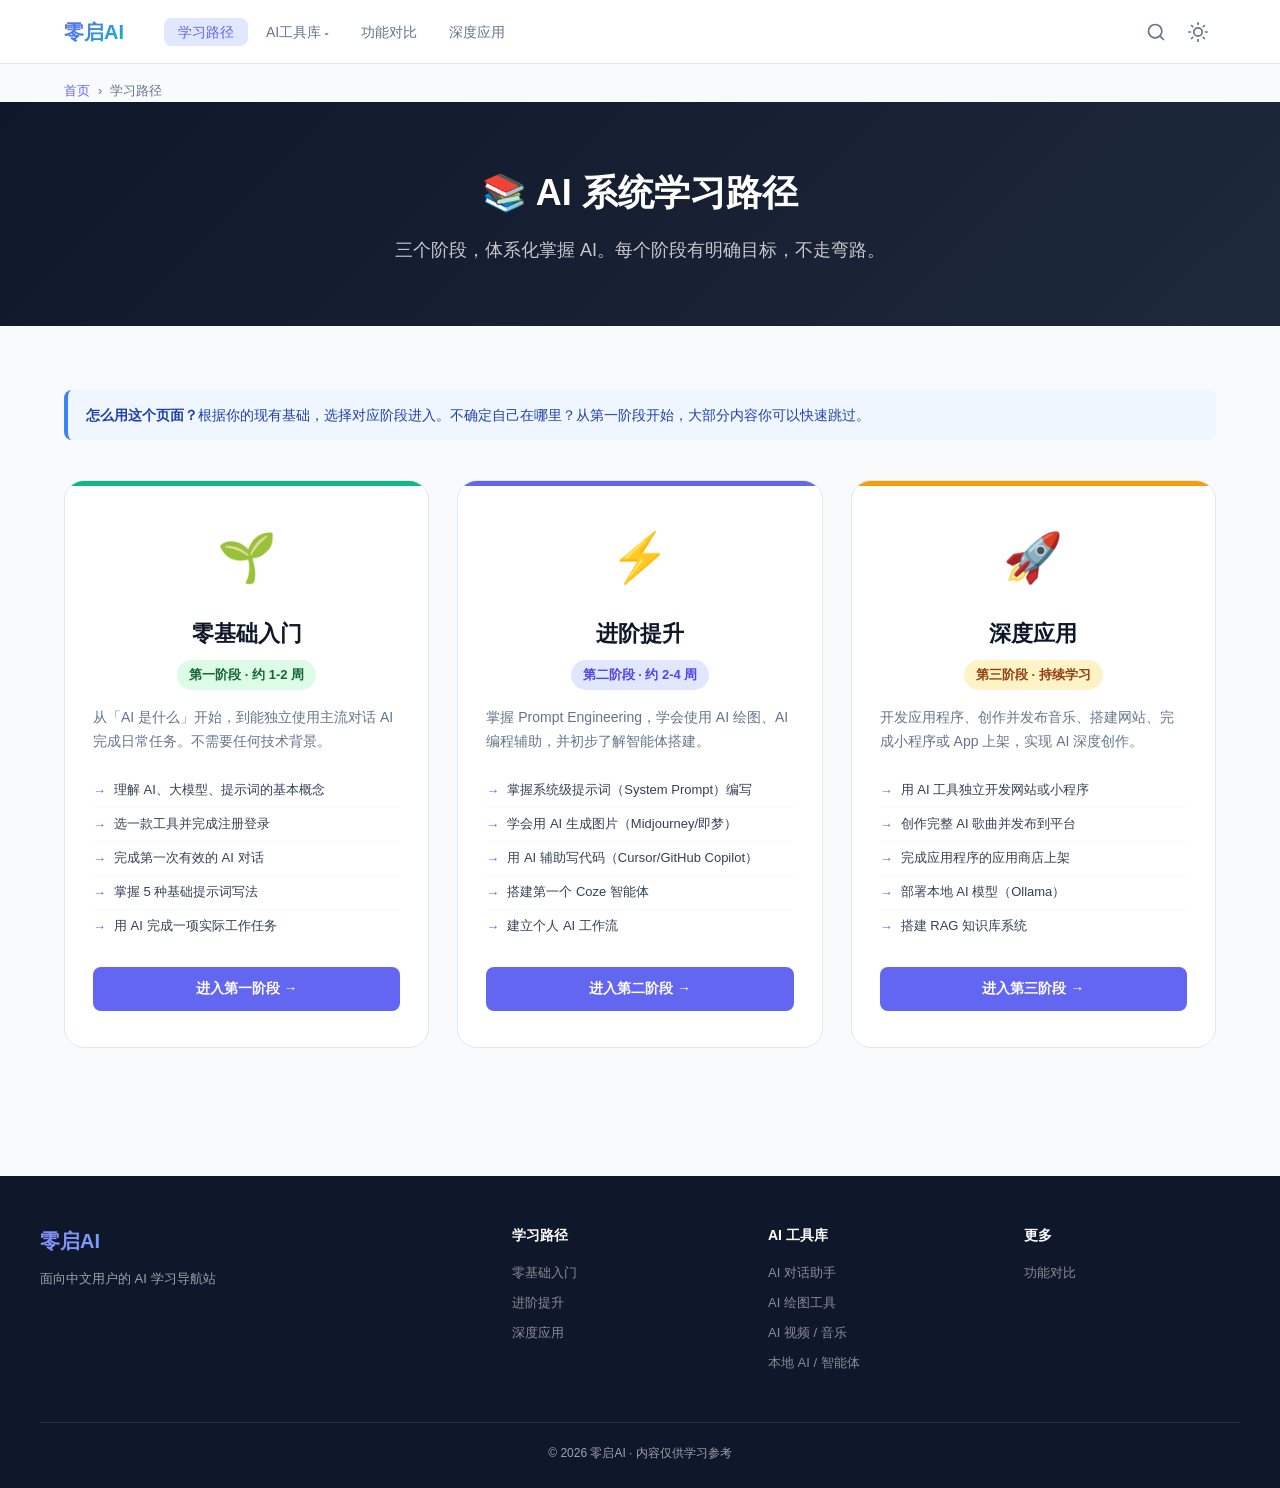
<file: learn/index.html>
<!DOCTYPE html>
<html lang="zh-CN">
<head>
  <meta charset="UTF-8">
  <meta name="viewport" content="width=device-width, initial-scale=1.0">
  <title>学习路径 — 零启AI</title>
  <meta name="description" content="三阶段AI学习路径：零基础入门、进阶提升、深度应用，体系化掌握AI工具。">
  <meta property="og:title" content="学习路径 — 零启AI">
  <meta property="og:description" content="三阶段AI学习路径：零基础入门、进阶提升、深度应用，体系化掌握AI工具。">
  <meta property="og:type" content="website">
  <meta property="og:site_name" content="零启AI">
  <meta property="og:url" content="https://lingqi-ai.pages.dev/learn/">
  <meta property="og:image" content="https://lingqi-ai.pages.dev/assets/og-cover.png">
  <link rel="canonical" href="https://lingqi-ai.pages.dev/learn/">
  <link rel="stylesheet" href="../style.css">
  <style>
    .path-cards { display:grid; grid-template-columns:repeat(3,1fr); gap:28px; margin-top:40px; }
    .path-card {
      background:var(--white); border:1px solid var(--border); border-radius:var(--radius-lg);
      padding:36px 28px; text-align:center; position:relative; overflow:hidden;
      transition:all .2s;
    }
    .path-card:hover { box-shadow:var(--shadow-md); transform:translateY(-4px); }
    .path-card::before {
      content:''; position:absolute; top:0; left:0; right:0; height:5px;
    }
    .path-card.beginner::before { background:var(--success); }
    .path-card.intermediate::before { background:var(--primary); }
    .path-card.advanced::before { background:var(--warning); }
    .path-icon { font-size:48px; margin-bottom:16px; }
    .path-card h2 { font-size:22px; font-weight:800; margin-bottom:8px; }
    .path-card .sub { font-size:13px; margin-bottom:16px; padding:4px 12px; border-radius:20px; display:inline-block; font-weight:600; }
    .beginner .sub { background:#dcfce7; color:#166534; }
    .intermediate .sub { background:var(--primary-light); color:var(--primary-dark); }
    .advanced .sub { background:#fef3c7; color:#92400e; }
    .path-card p { font-size:14px; color:var(--mid); margin-bottom:20px; text-align:left; line-height:1.7; }
    .path-checklist { list-style:none; text-align:left; margin-bottom:24px; }
    .path-checklist li { font-size:13px; color:var(--dark-3); padding:5px 0; display:flex; gap:8px; align-items:flex-start; border-bottom:1px solid var(--lighter); }
    .path-checklist li:last-child { border-bottom:none; }
    .path-checklist li::before { content:'→'; color:var(--primary); font-weight:700; flex-shrink:0; margin-top:1px; }
    @media(max-width:900px){ .path-cards{grid-template-columns:1fr;} }
  </style>
</head>
<body>
<nav class="site-nav">
  <div class="nav-inner">
    <a href="../index.html" class="nav-logo">零启AI</a>
    <ul class="nav-links">
      <li><a href="index.html" class="active">学习路径</a></li>
      <li class="has-sub">
        <a href="../tools/index.html">AI工具库</a>
        <ul class="sub-menu">
          <li><a href="../tools/chat.html">AI 对话助手</a></li>
          <li><a href="../tools/image.html">AI 绘图工具</a></li>
          <li><a href="../tools/video.html">AI 视频 / 音乐</a></li>
          <li><a href="../tools/local.html">本地 AI / 智能体</a></li>
        </ul>
      </li>
      <li><a href="../compare/index.html">功能对比</a></li>
      <li><a href="advanced.html">深度应用</a></li>
    </ul>
  </div>
</nav>

<div class="breadcrumb">
  <a href="../index.html">首页</a><span>›</span><span>学习路径</span>
</div>

<section class="page-hero">
  <h1>📚 AI 系统学习路径</h1>
  <p>三个阶段，体系化掌握 AI。每个阶段有明确目标，不走弯路。</p>
</section>

<div class="main-content">

  <div class="tip tip-info" style="margin-bottom:8px;">
    <strong>怎么用这个页面？</strong>根据你的现有基础，选择对应阶段进入。不确定自己在哪里？从第一阶段开始，大部分内容你可以快速跳过。
  </div>

  <div class="path-cards">

    <div class="path-card beginner">
      <div class="path-icon">🌱</div>
      <h2>零基础入门</h2>
      <span class="sub">第一阶段 · 约 1-2 周</span>
      <p>从「AI 是什么」开始，到能独立使用主流对话 AI 完成日常任务。不需要任何技术背景。</p>
      <ul class="path-checklist">
        <li>理解 AI、大模型、提示词的基本概念</li>
        <li>选一款工具并完成注册登录</li>
        <li>完成第一次有效的 AI 对话</li>
        <li>掌握 5 种基础提示词写法</li>
        <li>用 AI 完成一项实际工作任务</li>
      </ul>
      <a href="beginner.html" class="btn btn-primary" style="width:100%;justify-content:center;">进入第一阶段 →</a>
    </div>

    <div class="path-card intermediate">
      <div class="path-icon">⚡</div>
      <h2>进阶提升</h2>
      <span class="sub">第二阶段 · 约 2-4 周</span>
      <p>掌握 Prompt Engineering，学会使用 AI 绘图、AI 编程辅助，并初步了解智能体搭建。</p>
      <ul class="path-checklist">
        <li>掌握系统级提示词（System Prompt）编写</li>
        <li>学会用 AI 生成图片（Midjourney/即梦）</li>
        <li>用 AI 辅助写代码（Cursor/GitHub Copilot）</li>
        <li>搭建第一个 Coze 智能体</li>
        <li>建立个人 AI 工作流</li>
      </ul>
      <a href="intermediate.html" class="btn btn-primary" style="width:100%;justify-content:center;">进入第二阶段 →</a>
    </div>

    <div class="path-card advanced">
      <div class="path-icon">🚀</div>
      <h2>深度应用</h2>
      <span class="sub">第三阶段 · 持续学习</span>
      <p>开发应用程序、创作并发布音乐、搭建网站、完成小程序或 App 上架，实现 AI 深度创作。</p>
      <ul class="path-checklist">
        <li>用 AI 工具独立开发网站或小程序</li>
        <li>创作完整 AI 歌曲并发布到平台</li>
        <li>完成应用程序的应用商店上架</li>
        <li>部署本地 AI 模型（Ollama）</li>
        <li>搭建 RAG 知识库系统</li>
      </ul>
      <a href="advanced.html" class="btn btn-primary" style="width:100%;justify-content:center;">进入第三阶段 →</a>
    </div>

  </div>
</div>

<footer class="site-footer">
  <div class="footer-inner">
    <div class="footer-grid">
      <div class="footer-brand"><h3>零启AI</h3><p>面向中文用户的 AI 学习导航站</p></div>
      <div class="footer-col"><h4>学习路径</h4><a href="beginner.html">零基础入门</a><a href="intermediate.html">进阶提升</a><a href="advanced.html">深度应用</a></div>
      <div class="footer-col"><h4>AI 工具库</h4><a href="../tools/chat.html">AI 对话助手</a><a href="../tools/image.html">AI 绘图工具</a><a href="../tools/video.html">AI 视频 / 音乐</a><a href="../tools/local.html">本地 AI / 智能体</a></div>
      <div class="footer-col"><h4>更多</h4><a href="../compare/index.html">功能对比</a></div>
    </div>
    <div class="footer-bottom"><p>© 2026 零启AI · 内容仅供学习参考</p></div>
  </div>
</footer>
<script src="../app.js"></script>
</body>
</html>
</file>
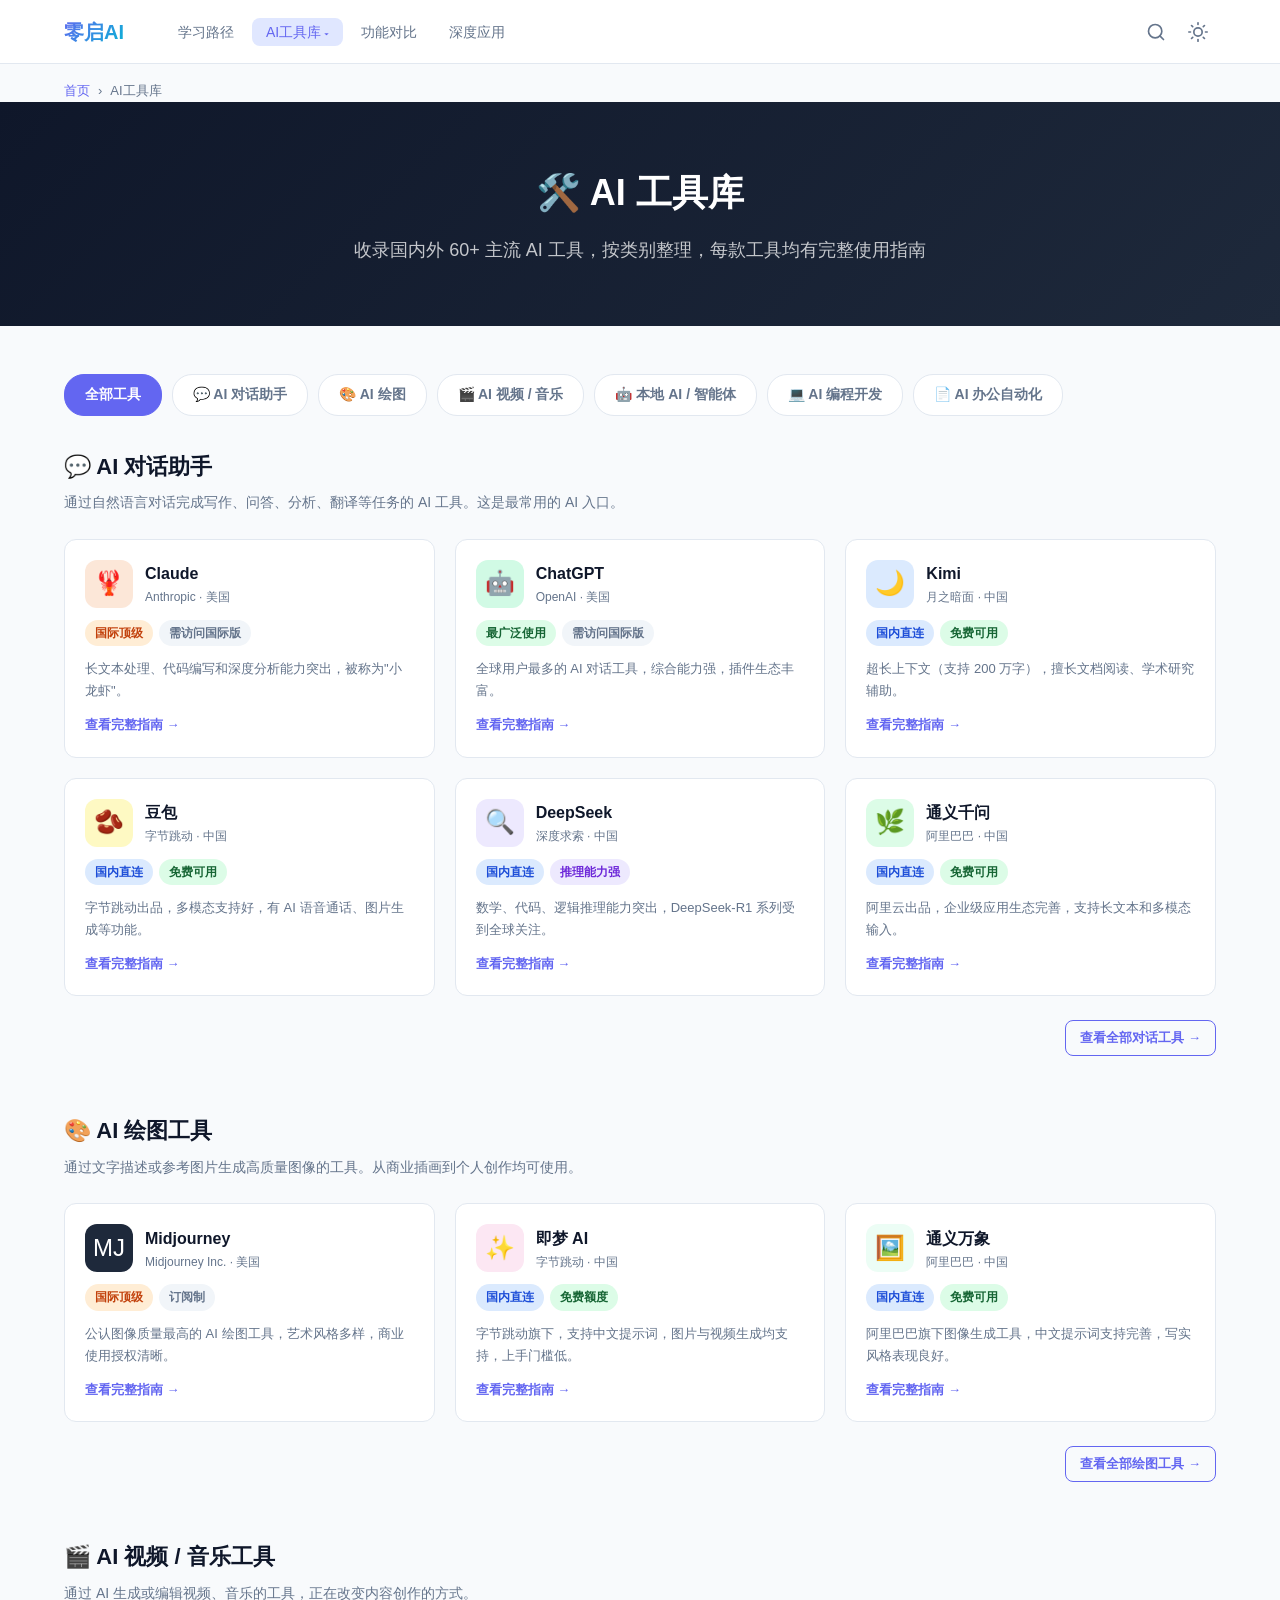
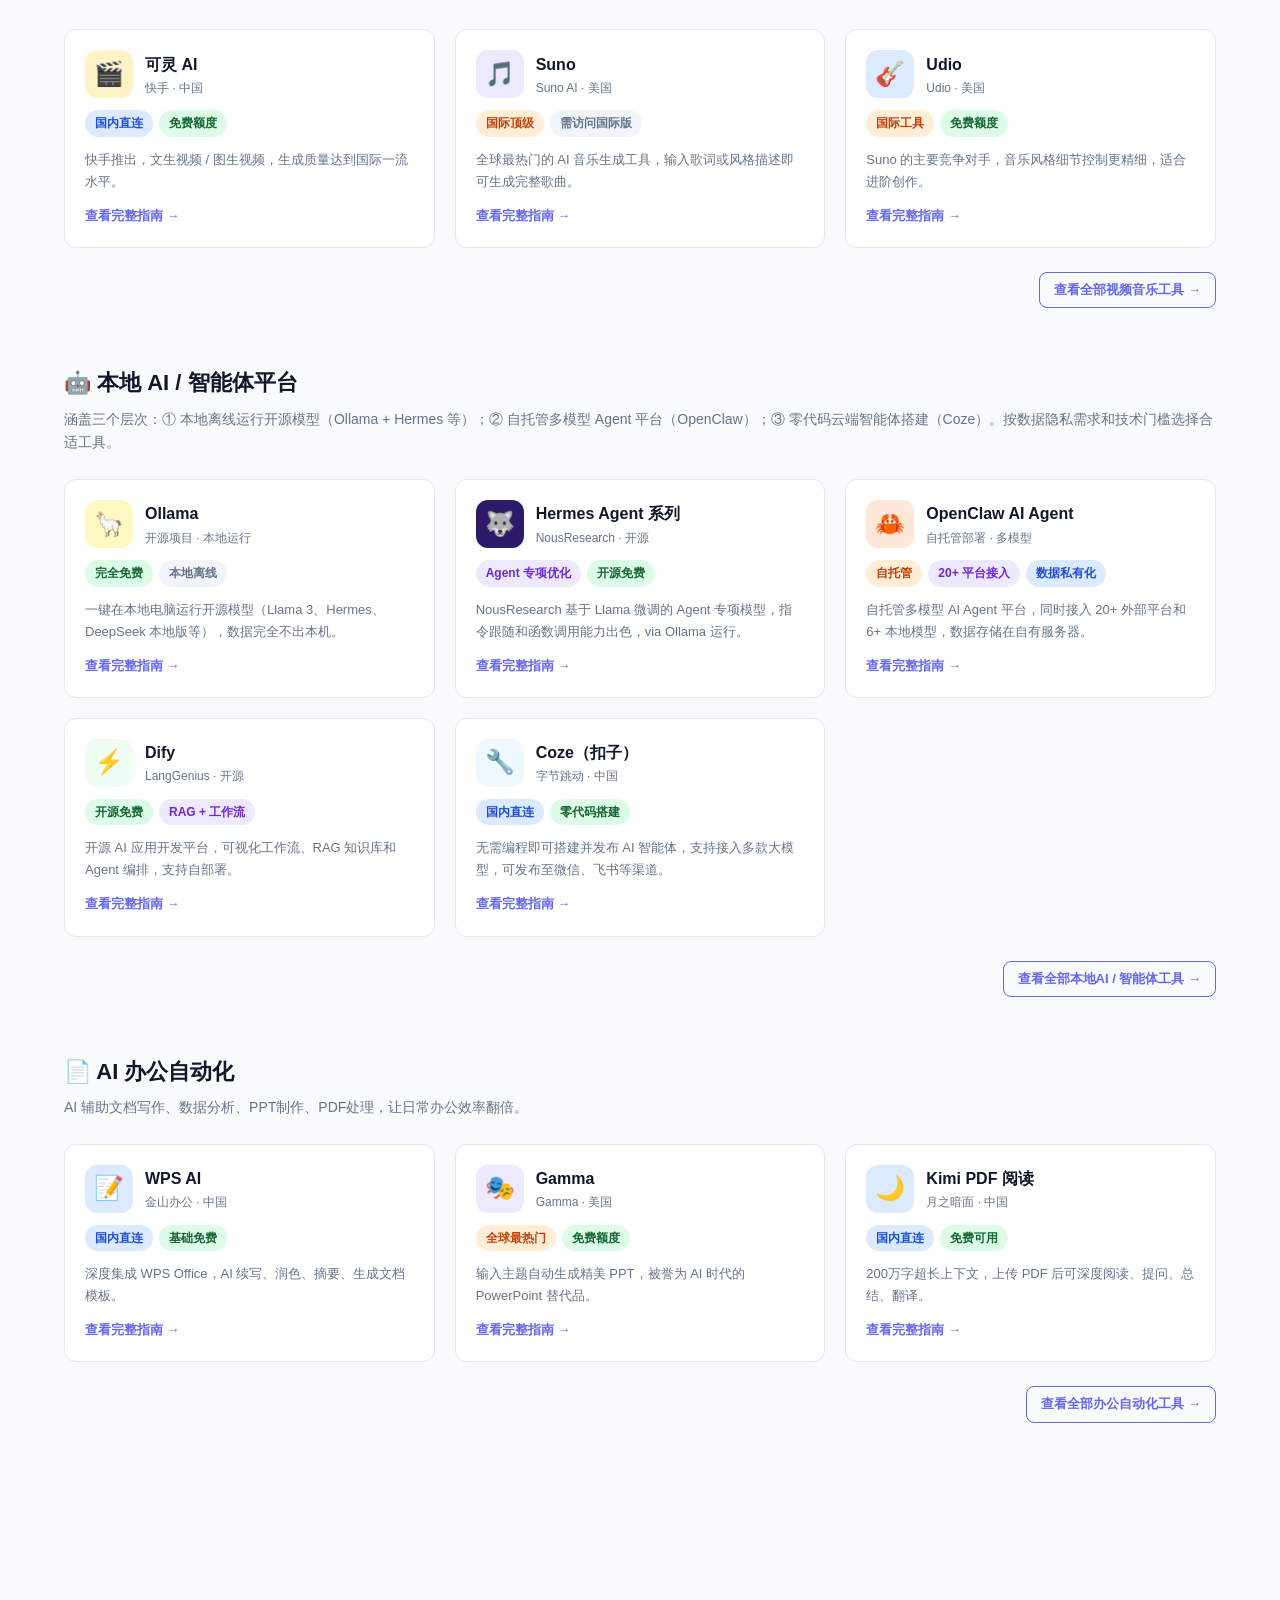
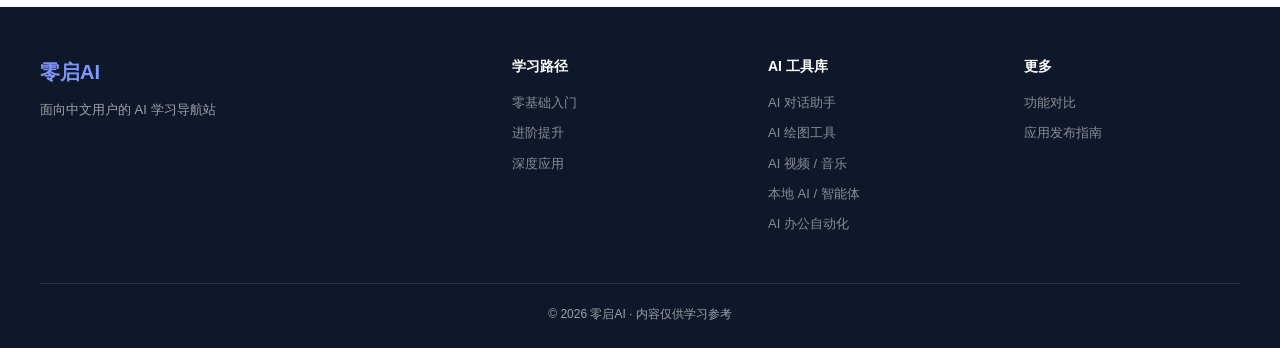
<file: tools/index.html>
<!DOCTYPE html>
<html lang="zh-CN">
<head>
  <meta charset="UTF-8">
  <meta name="viewport" content="width=device-width, initial-scale=1.0">
  <title>AI工具库 — 零启AI</title>
  <meta name="description" content="收录60+主流AI工具，按类别分类整理，每款工具含使用指南和功能说明。">
  <meta property="og:title" content="AI工具库 — 零启AI">
  <meta property="og:description" content="收录60+主流AI工具，按类别分类整理，每款工具含使用指南和功能说明。">
  <meta property="og:type" content="website">
  <meta property="og:site_name" content="零启AI">
  <meta property="og:url" content="https://lingqi-ai.pages.dev/tools/">
  <meta property="og:image" content="https://lingqi-ai.pages.dev/assets/og-cover.png">
  <link rel="canonical" href="https://lingqi-ai.pages.dev/tools/">
  <link rel="stylesheet" href="../style.css">
  <style>
    .category-tabs {
      display: flex; gap: 10px; flex-wrap: wrap; margin-bottom: 32px;
    }
    .cat-tab {
      padding: 8px 20px; border-radius: 20px; font-size: 14px; font-weight: 600;
      cursor: pointer; border: 1.5px solid var(--border); background: var(--white);
      transition: all .2s; color: var(--mid);
    }
    .cat-tab.active, .cat-tab:hover {
      background: var(--primary); color: white; border-color: var(--primary);
    }
    .category-section { margin-bottom: 56px; }
    .category-section h2 {
      font-size: 22px; font-weight: 700; margin-bottom: 6px;
      display: flex; align-items: center; gap: 10px;
    }
    .category-section .cat-desc { font-size: 14px; color: var(--mid); margin-bottom: 20px; }
  </style>
</head>
<body>
<nav class="site-nav">
  <div class="nav-inner">
    <a href="../index.html" class="nav-logo">零启AI</a>
    <ul class="nav-links">
      <li><a href="../learn/index.html">学习路径</a></li>
      <li class="has-sub">
        <a href="index.html" class="active">AI工具库</a>
        <ul class="sub-menu">
          <li><a href="chat.html">AI 对话助手</a></li>
          <li><a href="image.html">AI 绘图工具</a></li>
          <li><a href="video.html">AI 视频 / 音乐</a></li>
          <li><a href="local.html">本地 AI / 智能体</a></li>
          <li><a href="office.html">AI 办公自动化</a></li>
        </ul>
      </li>
      <li><a href="../compare/index.html">功能对比</a></li>
      <li><a href="../learn/advanced.html">深度应用</a></li>
    </ul>
  </div>
</nav>

<div class="breadcrumb">
  <a href="../index.html">首页</a><span>›</span><span>AI工具库</span>
</div>

<section class="page-hero">
  <h1>🛠️ AI 工具库</h1>
  <p>收录国内外 60+ 主流 AI 工具，按类别整理，每款工具均有完整使用指南</p>
</section>

<div class="main-content">

  <!-- 分类导航 -->
  <div class="category-tabs">
    <span class="cat-tab active">全部工具</span>
    <span class="cat-tab">💬 AI 对话助手</span>
    <span class="cat-tab">🎨 AI 绘图</span>
    <span class="cat-tab">🎬 AI 视频 / 音乐</span>
    <span class="cat-tab">🤖 本地 AI / 智能体</span>
    <span class="cat-tab">💻 AI 编程开发</span>
    <span class="cat-tab">📄 AI 办公自动化</span>
  </div>

  <!-- 类别：AI 对话助手 -->
  <div class="category-section">
    <h2>💬 AI 对话助手</h2>
    <p class="cat-desc">通过自然语言对话完成写作、问答、分析、翻译等任务的 AI 工具。这是最常用的 AI 入口。</p>
    <div class="tool-grid">
      <a href="chat.html#claude" class="tool-card">
        <div class="tool-card-header">
          <div class="tool-icon" style="background:#fce7d8;">🦞</div>
          <div>
            <div style="font-size:16px;font-weight:700;">Claude</div>
            <div style="font-size:12px;color:var(--mid);">Anthropic · 美国</div>
          </div>
        </div>
        <div class="tool-card-meta">
          <span class="badge badge-orange">国际顶级</span>
          <span class="badge badge-gray">需访问国际版</span>
        </div>
        <div class="tool-card-desc">长文本处理、代码编写和深度分析能力突出，被称为"小龙虾"。</div>
        <div class="tool-card-link">查看完整指南 →</div>
      </a>
      <a href="chat.html#chatgpt" class="tool-card">
        <div class="tool-card-header">
          <div class="tool-icon" style="background:#d1fae5;">🤖</div>
          <div>
            <div style="font-size:16px;font-weight:700;">ChatGPT</div>
            <div style="font-size:12px;color:var(--mid);">OpenAI · 美国</div>
          </div>
        </div>
        <div class="tool-card-meta">
          <span class="badge badge-green">最广泛使用</span>
          <span class="badge badge-gray">需访问国际版</span>
        </div>
        <div class="tool-card-desc">全球用户最多的 AI 对话工具，综合能力强，插件生态丰富。</div>
        <div class="tool-card-link">查看完整指南 →</div>
      </a>
      <a href="chat.html#kimi" class="tool-card">
        <div class="tool-card-header">
          <div class="tool-icon" style="background:#dbeafe;">🌙</div>
          <div>
            <div style="font-size:16px;font-weight:700;">Kimi</div>
            <div style="font-size:12px;color:var(--mid);">月之暗面 · 中国</div>
          </div>
        </div>
        <div class="tool-card-meta">
          <span class="badge badge-blue">国内直连</span>
          <span class="badge badge-green">免费可用</span>
        </div>
        <div class="tool-card-desc">超长上下文（支持 200 万字），擅长文档阅读、学术研究辅助。</div>
        <div class="tool-card-link">查看完整指南 →</div>
      </a>
      <a href="chat.html#doubao" class="tool-card">
        <div class="tool-card-header">
          <div class="tool-icon" style="background:#fef9c3;">🫘</div>
          <div>
            <div style="font-size:16px;font-weight:700;">豆包</div>
            <div style="font-size:12px;color:var(--mid);">字节跳动 · 中国</div>
          </div>
        </div>
        <div class="tool-card-meta">
          <span class="badge badge-blue">国内直连</span>
          <span class="badge badge-green">免费可用</span>
        </div>
        <div class="tool-card-desc">字节跳动出品，多模态支持好，有 AI 语音通话、图片生成等功能。</div>
        <div class="tool-card-link">查看完整指南 →</div>
      </a>
      <a href="chat.html#deepseek" class="tool-card">
        <div class="tool-card-header">
          <div class="tool-icon" style="background:#ede9fe;">🔍</div>
          <div>
            <div style="font-size:16px;font-weight:700;">DeepSeek</div>
            <div style="font-size:12px;color:var(--mid);">深度求索 · 中国</div>
          </div>
        </div>
        <div class="tool-card-meta">
          <span class="badge badge-blue">国内直连</span>
          <span class="badge badge-purple">推理能力强</span>
        </div>
        <div class="tool-card-desc">数学、代码、逻辑推理能力突出，DeepSeek-R1 系列受到全球关注。</div>
        <div class="tool-card-link">查看完整指南 →</div>
      </a>
      <a href="chat.html#qwen" class="tool-card">
        <div class="tool-card-header">
          <div class="tool-icon" style="background:#dcfce7;">🌿</div>
          <div>
            <div style="font-size:16px;font-weight:700;">通义千问</div>
            <div style="font-size:12px;color:var(--mid);">阿里巴巴 · 中国</div>
          </div>
        </div>
        <div class="tool-card-meta">
          <span class="badge badge-blue">国内直连</span>
          <span class="badge badge-green">免费可用</span>
        </div>
        <div class="tool-card-desc">阿里云出品，企业级应用生态完善，支持长文本和多模态输入。</div>
        <div class="tool-card-link">查看完整指南 →</div>
      </a>
    </div>
    <div style="text-align:right;margin-top:16px;">
      <a href="chat.html" class="btn btn-outline btn-sm">查看全部对话工具 →</a>
    </div>
  </div>

  <!-- 类别：AI 绘图 -->
  <div class="category-section">
    <h2>🎨 AI 绘图工具</h2>
    <p class="cat-desc">通过文字描述或参考图片生成高质量图像的工具。从商业插画到个人创作均可使用。</p>
    <div class="tool-grid">
      <a href="image.html#midjourney" class="tool-card">
        <div class="tool-card-header">
          <div class="tool-icon" style="background:#1e293b;color:#fff;">MJ</div>
          <div>
            <div style="font-size:16px;font-weight:700;">Midjourney</div>
            <div style="font-size:12px;color:var(--mid);">Midjourney Inc. · 美国</div>
          </div>
        </div>
        <div class="tool-card-meta">
          <span class="badge badge-orange">国际顶级</span>
          <span class="badge badge-gray">订阅制</span>
        </div>
        <div class="tool-card-desc">公认图像质量最高的 AI 绘图工具，艺术风格多样，商业使用授权清晰。</div>
        <div class="tool-card-link">查看完整指南 →</div>
      </a>
      <a href="image.html#jimeng" class="tool-card">
        <div class="tool-card-header">
          <div class="tool-icon" style="background:#fce7f3;">✨</div>
          <div>
            <div style="font-size:16px;font-weight:700;">即梦 AI</div>
            <div style="font-size:12px;color:var(--mid);">字节跳动 · 中国</div>
          </div>
        </div>
        <div class="tool-card-meta">
          <span class="badge badge-blue">国内直连</span>
          <span class="badge badge-green">免费额度</span>
        </div>
        <div class="tool-card-desc">字节跳动旗下，支持中文提示词，图片与视频生成均支持，上手门槛低。</div>
        <div class="tool-card-link">查看完整指南 →</div>
      </a>
      <a href="image.html#tongyi" class="tool-card">
        <div class="tool-card-header">
          <div class="tool-icon" style="background:#ecfdf5;">🖼️</div>
          <div>
            <div style="font-size:16px;font-weight:700;">通义万象</div>
            <div style="font-size:12px;color:var(--mid);">阿里巴巴 · 中国</div>
          </div>
        </div>
        <div class="tool-card-meta">
          <span class="badge badge-blue">国内直连</span>
          <span class="badge badge-green">免费可用</span>
        </div>
        <div class="tool-card-desc">阿里巴巴旗下图像生成工具，中文提示词支持完善，写实风格表现良好。</div>
        <div class="tool-card-link">查看完整指南 →</div>
      </a>
    </div>
    <div style="text-align:right;margin-top:16px;">
      <a href="image.html" class="btn btn-outline btn-sm">查看全部绘图工具 →</a>
    </div>
  </div>

  <!-- 类别：视频音乐 -->
  <div class="category-section">
    <h2>🎬 AI 视频 / 音乐工具</h2>
    <p class="cat-desc">通过 AI 生成或编辑视频、音乐的工具，正在改变内容创作的方式。</p>
    <div class="tool-grid">
      <a href="video.html#kling" class="tool-card">
        <div class="tool-card-header">
          <div class="tool-icon" style="background:#fef3c7;">🎬</div>
          <div>
            <div style="font-size:16px;font-weight:700;">可灵 AI</div>
            <div style="font-size:12px;color:var(--mid);">快手 · 中国</div>
          </div>
        </div>
        <div class="tool-card-meta">
          <span class="badge badge-blue">国内直连</span>
          <span class="badge badge-green">免费额度</span>
        </div>
        <div class="tool-card-desc">快手推出，文生视频 / 图生视频，生成质量达到国际一流水平。</div>
        <div class="tool-card-link">查看完整指南 →</div>
      </a>
      <a href="video.html#suno" class="tool-card">
        <div class="tool-card-header">
          <div class="tool-icon" style="background:#ede9fe;">🎵</div>
          <div>
            <div style="font-size:16px;font-weight:700;">Suno</div>
            <div style="font-size:12px;color:var(--mid);">Suno AI · 美国</div>
          </div>
        </div>
        <div class="tool-card-meta">
          <span class="badge badge-orange">国际顶级</span>
          <span class="badge badge-gray">需访问国际版</span>
        </div>
        <div class="tool-card-desc">全球最热门的 AI 音乐生成工具，输入歌词或风格描述即可生成完整歌曲。</div>
        <div class="tool-card-link">查看完整指南 →</div>
      </a>
      <a href="video.html#udio" class="tool-card">
        <div class="tool-card-header">
          <div class="tool-icon" style="background:#dbeafe;">🎸</div>
          <div>
            <div style="font-size:16px;font-weight:700;">Udio</div>
            <div style="font-size:12px;color:var(--mid);">Udio · 美国</div>
          </div>
        </div>
        <div class="tool-card-meta">
          <span class="badge badge-orange">国际工具</span>
          <span class="badge badge-green">免费额度</span>
        </div>
        <div class="tool-card-desc">Suno 的主要竞争对手，音乐风格细节控制更精细，适合进阶创作。</div>
        <div class="tool-card-link">查看完整指南 →</div>
      </a>
    </div>
    <div style="text-align:right;margin-top:16px;">
      <a href="video.html" class="btn btn-outline btn-sm">查看全部视频音乐工具 →</a>
    </div>
  </div>

  <!-- 类别：本地AI/智能体 -->
  <div class="category-section">
    <h2>🤖 本地 AI / 智能体平台</h2>
    <p class="cat-desc">涵盖三个层次：① 本地离线运行开源模型（Ollama + Hermes 等）；② 自托管多模型 Agent 平台（OpenClaw）；③ 零代码云端智能体搭建（Coze）。按数据隐私需求和技术门槛选择合适工具。</p>
    <div class="tool-grid">
      <a href="local.html#ollama" class="tool-card">
        <div class="tool-card-header">
          <div class="tool-icon" style="background:#fef9c3;">🦙</div>
          <div>
            <div style="font-size:16px;font-weight:700;">Ollama</div>
            <div style="font-size:12px;color:var(--mid);">开源项目 · 本地运行</div>
          </div>
        </div>
        <div class="tool-card-meta">
          <span class="badge badge-green">完全免费</span>
          <span class="badge badge-gray">本地离线</span>
        </div>
        <div class="tool-card-desc">一键在本地电脑运行开源模型（Llama 3、Hermes、DeepSeek 本地版等），数据完全不出本机。</div>
        <div class="tool-card-link">查看完整指南 →</div>
      </a>
      <a href="local.html#hermes" class="tool-card">
        <div class="tool-card-header">
          <div class="tool-icon" style="background:#2d1b69;color:#e9d5ff;">🐺</div>
          <div>
            <div style="font-size:16px;font-weight:700;">Hermes Agent 系列</div>
            <div style="font-size:12px;color:var(--mid);">NousResearch · 开源</div>
          </div>
        </div>
        <div class="tool-card-meta">
          <span class="badge badge-purple">Agent 专项优化</span>
          <span class="badge badge-green">开源免费</span>
        </div>
        <div class="tool-card-desc">NousResearch 基于 Llama 微调的 Agent 专项模型，指令跟随和函数调用能力出色，via Ollama 运行。</div>
        <div class="tool-card-link">查看完整指南 →</div>
      </a>
      <a href="local.html#openclaw" class="tool-card">
        <div class="tool-card-header">
          <div class="tool-icon" style="background:#fce7d8;">🦀</div>
          <div>
            <div style="font-size:16px;font-weight:700;">OpenClaw AI Agent</div>
            <div style="font-size:12px;color:var(--mid);">自托管部署 · 多模型</div>
          </div>
        </div>
        <div class="tool-card-meta">
          <span class="badge badge-orange">自托管</span>
          <span class="badge badge-purple">20+ 平台接入</span>
          <span class="badge badge-blue">数据私有化</span>
        </div>
        <div class="tool-card-desc">自托管多模型 AI Agent 平台，同时接入 20+ 外部平台和 6+ 本地模型，数据存储在自有服务器。</div>
        <div class="tool-card-link">查看完整指南 →</div>
      </a>
      <a href="local.html#dify" class="tool-card">
        <div class="tool-card-header">
          <div class="tool-icon" style="background:#f0fdf4;">⚡</div>
          <div>
            <div style="font-size:16px;font-weight:700;">Dify</div>
            <div style="font-size:12px;color:var(--mid);">LangGenius · 开源</div>
          </div>
        </div>
        <div class="tool-card-meta">
          <span class="badge badge-green">开源免费</span>
          <span class="badge badge-purple">RAG + 工作流</span>
        </div>
        <div class="tool-card-desc">开源 AI 应用开发平台，可视化工作流、RAG 知识库和 Agent 编排，支持自部署。</div>
        <div class="tool-card-link">查看完整指南 →</div>
      </a>
      <a href="local.html#coze" class="tool-card">
        <div class="tool-card-header">
          <div class="tool-icon" style="background:#f0f9ff;">🔧</div>
          <div>
            <div style="font-size:16px;font-weight:700;">Coze（扣子）</div>
            <div style="font-size:12px;color:var(--mid);">字节跳动 · 中国</div>
          </div>
        </div>
        <div class="tool-card-meta">
          <span class="badge badge-blue">国内直连</span>
          <span class="badge badge-green">零代码搭建</span>
        </div>
        <div class="tool-card-desc">无需编程即可搭建并发布 AI 智能体，支持接入多款大模型，可发布至微信、飞书等渠道。</div>
        <div class="tool-card-link">查看完整指南 →</div>
      </a>
    </div>
    <div style="text-align:right;margin-top:16px;">
      <a href="local.html" class="btn btn-outline btn-sm">查看全部本地AI / 智能体工具 →</a>
    </div>
  </div>

  <!-- 类别：办公自动化 -->
  <div class="category-section">
    <h2>📄 AI 办公自动化</h2>
    <p class="cat-desc">AI 辅助文档写作、数据分析、PPT制作、PDF处理，让日常办公效率翻倍。</p>
    <div class="tool-grid">
      <a href="office.html#wpsai" class="tool-card">
        <div class="tool-card-header">
          <div class="tool-icon" style="background:#dbeafe;">📝</div>
          <div>
            <div style="font-size:16px;font-weight:700;">WPS AI</div>
            <div style="font-size:12px;color:var(--mid);">金山办公 · 中国</div>
          </div>
        </div>
        <div class="tool-card-meta">
          <span class="badge badge-blue">国内直连</span>
          <span class="badge badge-green">基础免费</span>
        </div>
        <div class="tool-card-desc">深度集成 WPS Office，AI 续写、润色、摘要、生成文档模板。</div>
        <div class="tool-card-link">查看完整指南 →</div>
      </a>
      <a href="office.html#gamma" class="tool-card">
        <div class="tool-card-header">
          <div class="tool-icon" style="background:#ede9fe;">🎭</div>
          <div>
            <div style="font-size:16px;font-weight:700;">Gamma</div>
            <div style="font-size:12px;color:var(--mid);">Gamma · 美国</div>
          </div>
        </div>
        <div class="tool-card-meta">
          <span class="badge badge-orange">全球最热门</span>
          <span class="badge badge-green">免费额度</span>
        </div>
        <div class="tool-card-desc">输入主题自动生成精美 PPT，被誉为 AI 时代的 PowerPoint 替代品。</div>
        <div class="tool-card-link">查看完整指南 →</div>
      </a>
      <a href="office.html#kimi-pdf" class="tool-card">
        <div class="tool-card-header">
          <div class="tool-icon" style="background:#dbeafe;">🌙</div>
          <div>
            <div style="font-size:16px;font-weight:700;">Kimi PDF 阅读</div>
            <div style="font-size:12px;color:var(--mid);">月之暗面 · 中国</div>
          </div>
        </div>
        <div class="tool-card-meta">
          <span class="badge badge-blue">国内直连</span>
          <span class="badge badge-green">免费可用</span>
        </div>
        <div class="tool-card-desc">200万字超长上下文，上传 PDF 后可深度阅读、提问、总结、翻译。</div>
        <div class="tool-card-link">查看完整指南 →</div>
      </a>
    </div>
    <div style="text-align:right;margin-top:16px;">
      <a href="office.html" class="btn btn-outline btn-sm">查看全部办公自动化工具 →</a>
    </div>
  </div>

</div>

<footer class="site-footer">
  <div class="footer-inner">
    <div class="footer-grid">
      <div class="footer-brand"><h3>零启AI</h3><p>面向中文用户的 AI 学习导航站</p></div>
      <div class="footer-col"><h4>学习路径</h4><a href="../learn/beginner.html">零基础入门</a><a href="../learn/intermediate.html">进阶提升</a><a href="../learn/advanced.html">深度应用</a></div>
      <div class="footer-col"><h4>AI 工具库</h4><a href="chat.html">AI 对话助手</a><a href="image.html">AI 绘图工具</a><a href="video.html">AI 视频 / 音乐</a><a href="local.html">本地 AI / 智能体</a><a href="office.html">AI 办公自动化</a></div>
      <div class="footer-col"><h4>更多</h4><a href="../compare/index.html">功能对比</a><a href="../learn/advanced.html">应用发布指南</a></div>
    </div>
    <div class="footer-bottom"><p>© 2026 零启AI · 内容仅供学习参考</p></div>
  </div>
</footer>
<script src="../app.js"></script>
</body>
</html>
</file>
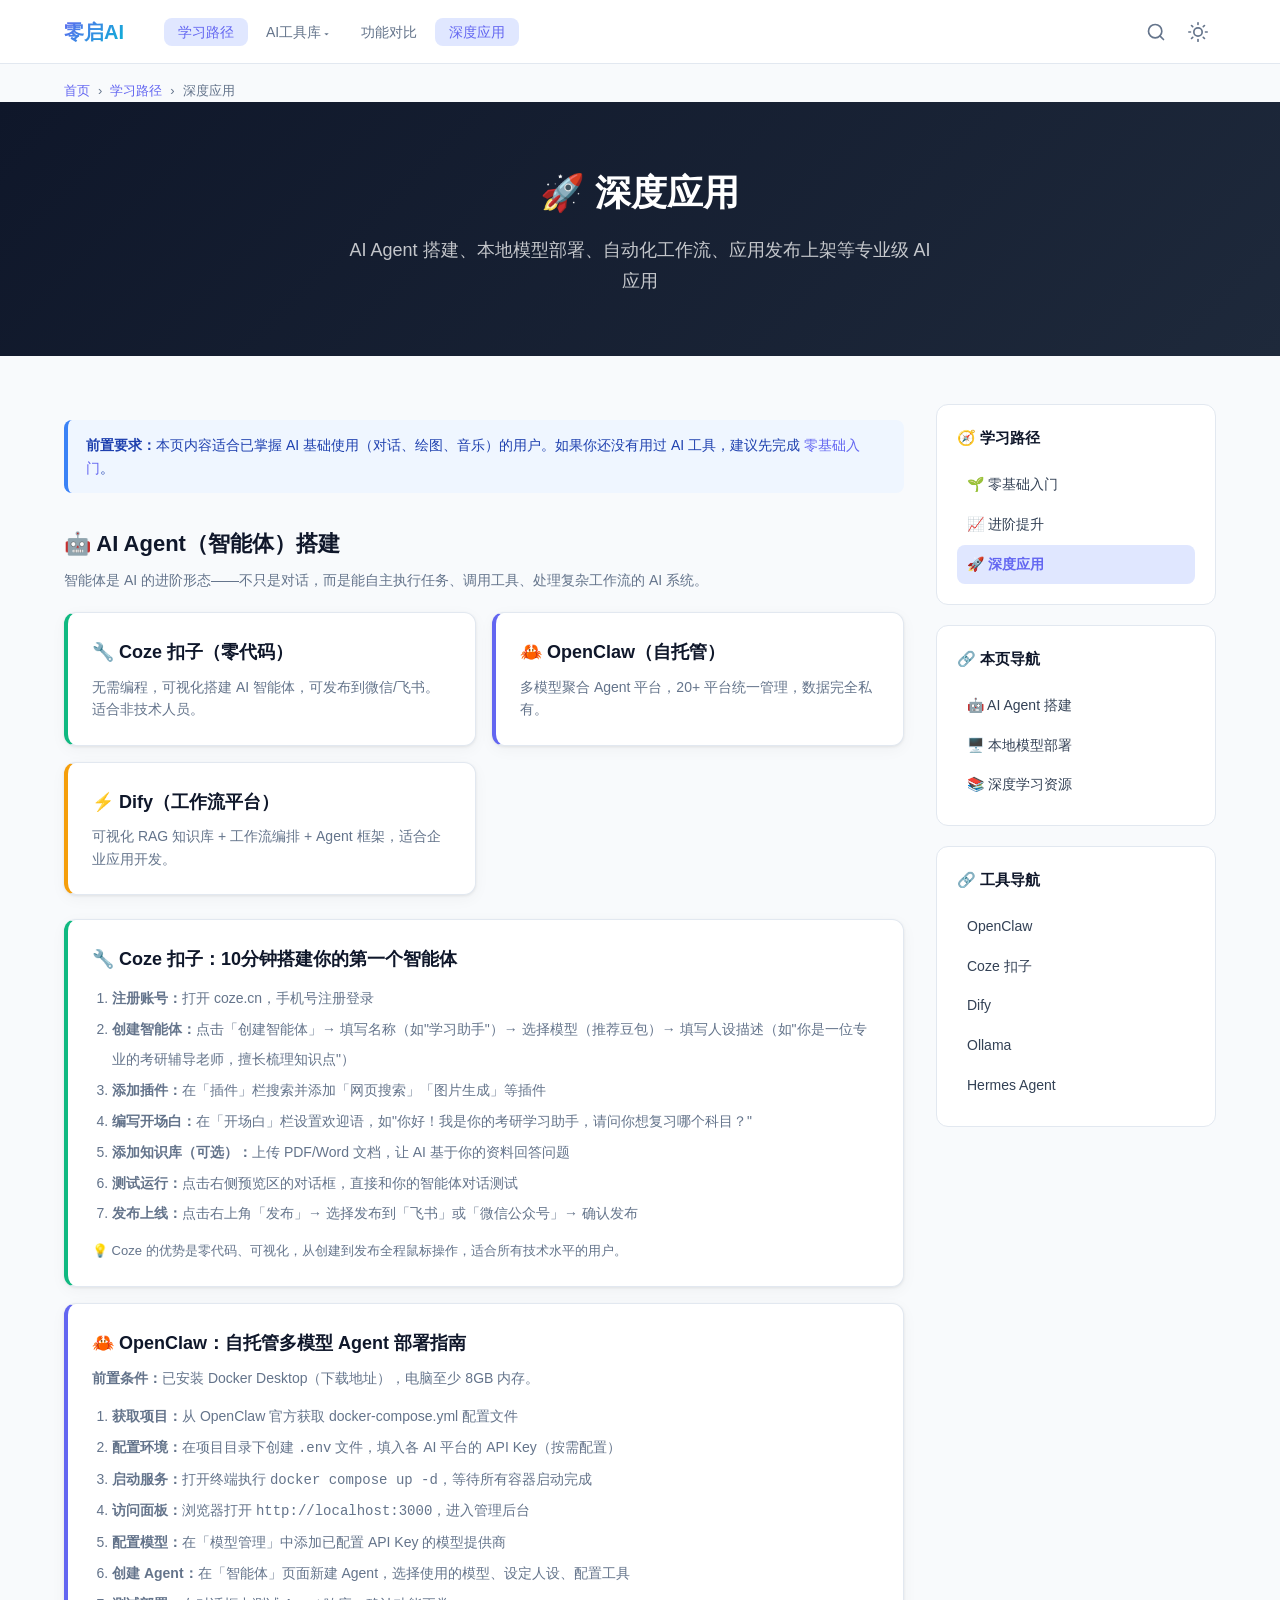
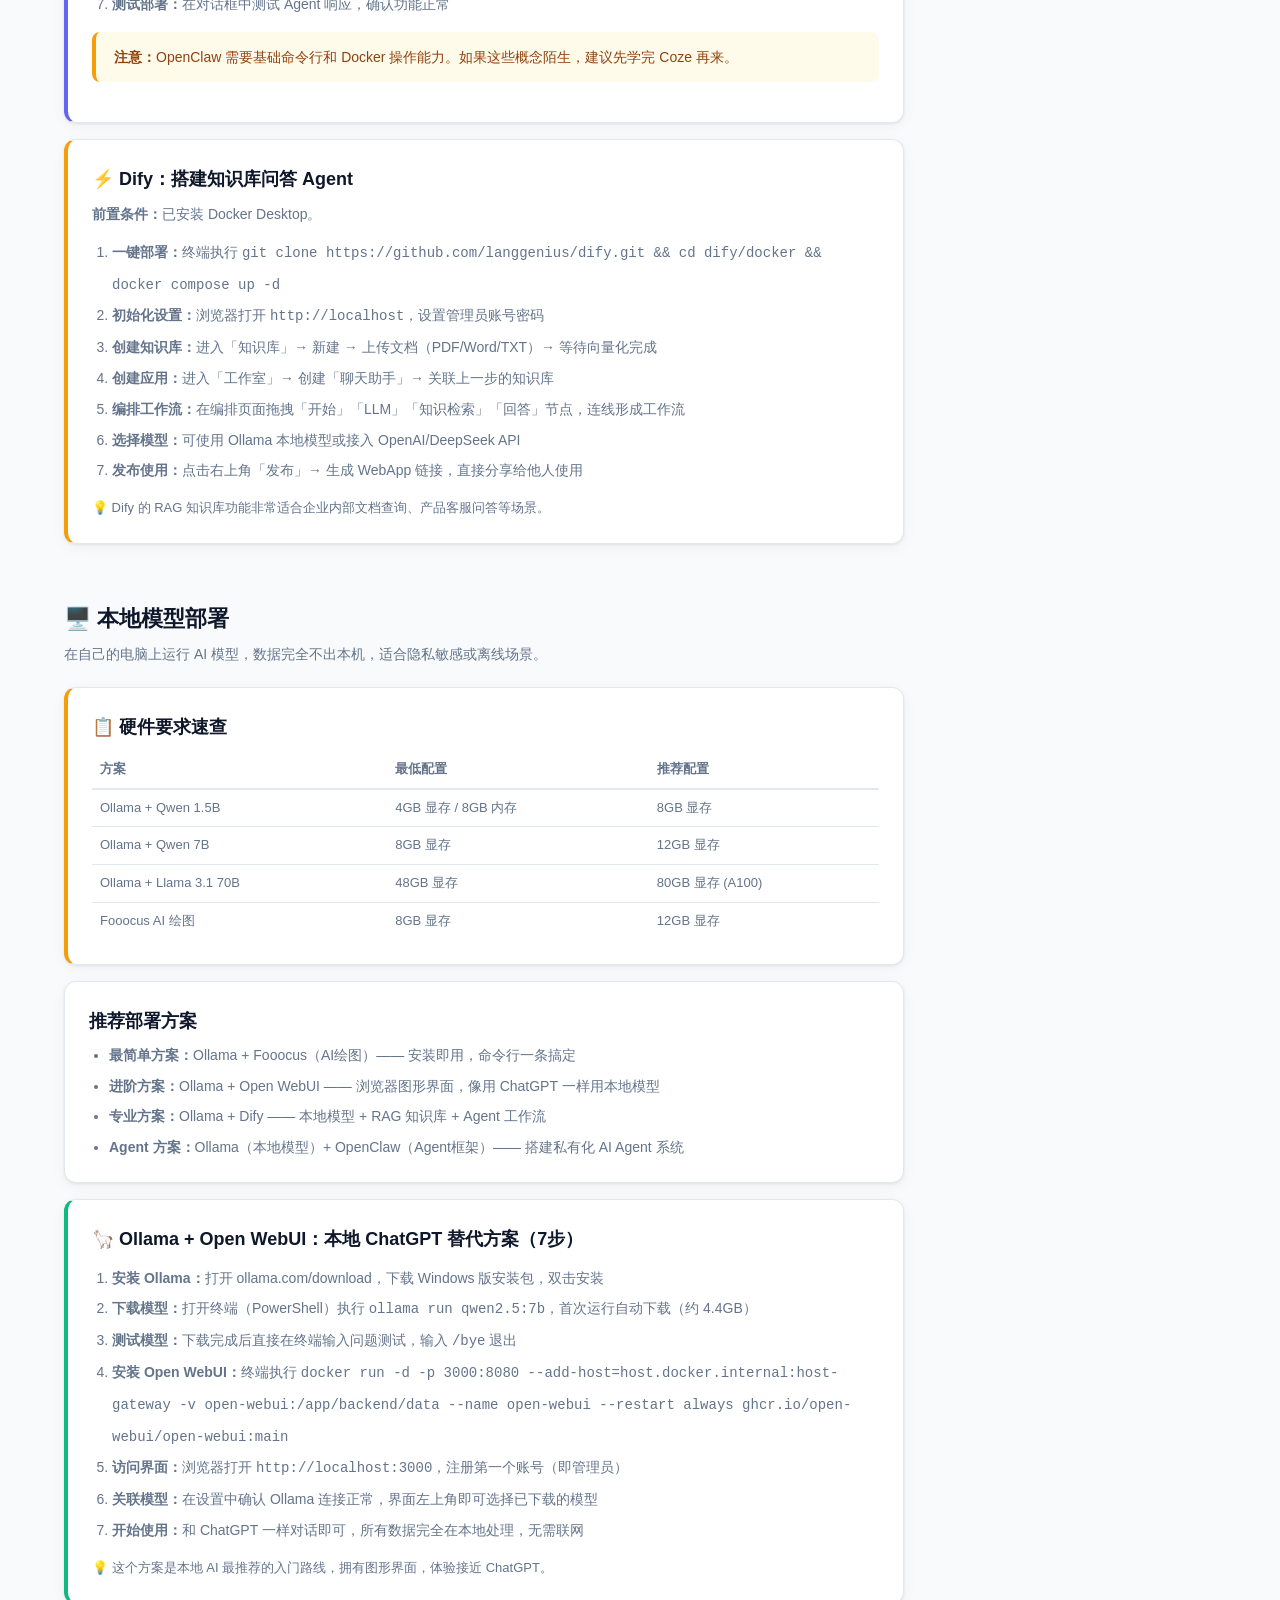
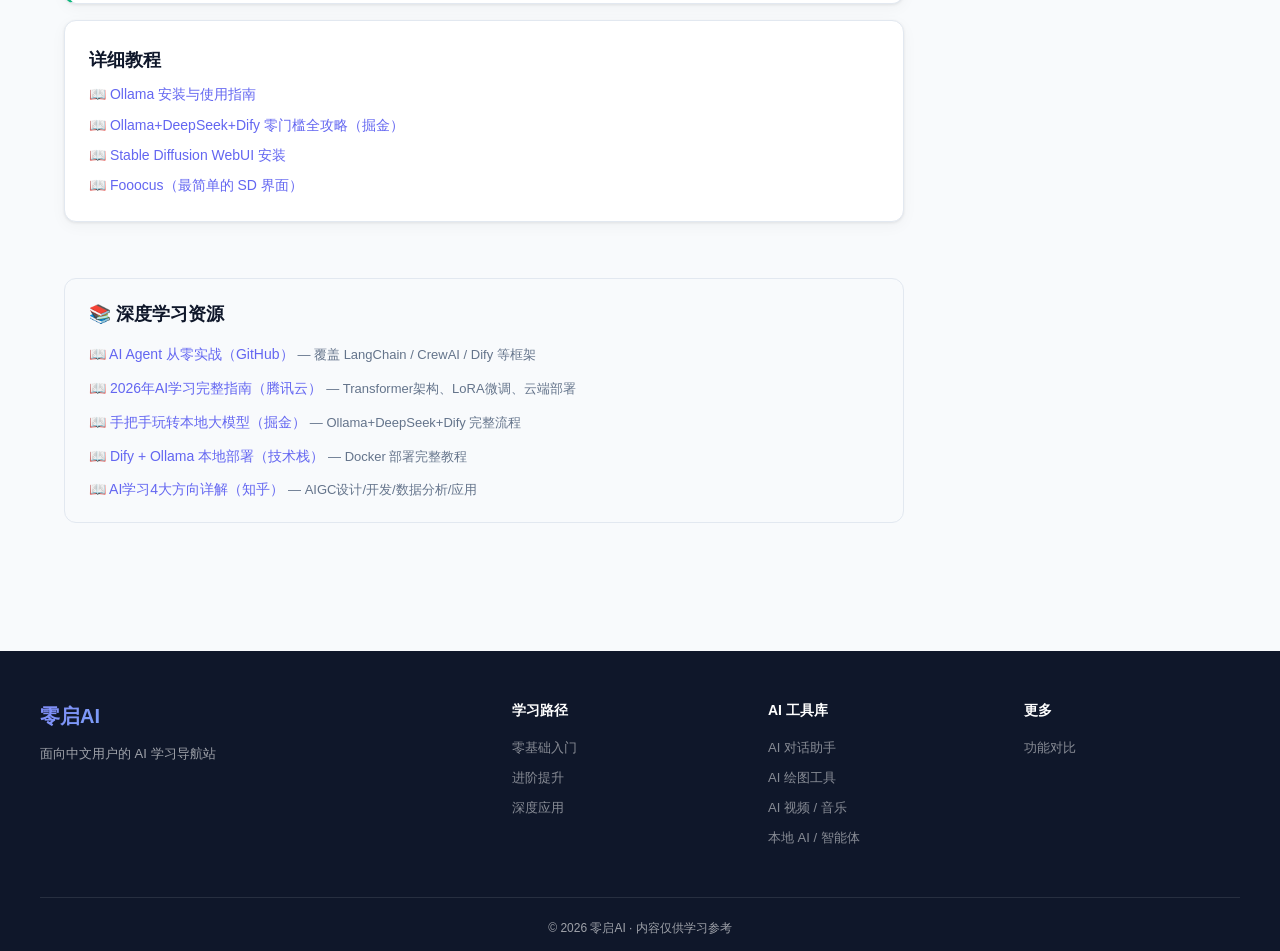
<file: learn/advanced.html>
<!DOCTYPE html>
<html lang="zh-CN">
<head>
  <meta charset="UTF-8">
  <meta name="viewport" content="width=device-width, initial-scale=1.0">
  <title>深度应用 — 零启AI</title>
  <meta name="description" content="AI Agent搭建、本地模型部署、AI自动化工作流、智能体发布上架等深度应用指南。">
  <meta property="og:title" content="深度应用 — 零启AI">
  <meta property="og:description" content="AI Agent搭建、本地模型部署、AI自动化工作流、智能体发布上架等深度应用指南。">
  <meta property="og:type" content="website">
  <meta property="og:site_name" content="零启AI">
  <meta property="og:url" content="https://lingqi-ai.pages.dev/learn/advanced.html">
  <meta property="og:image" content="https://lingqi-ai.pages.dev/assets/og-cover.png">
  <link rel="canonical" href="https://lingqi-ai.pages.dev/learn/advanced.html">
  <link rel="stylesheet" href="../style.css">
</head>
<body>
<nav class="site-nav">
  <div class="nav-inner">
    <a href="../index.html" class="nav-logo">零启AI</a>
    <ul class="nav-links">
      <li><a href="index.html" class="active">学习路径</a></li>
      <li class="has-sub">
        <a href="../tools/index.html">AI工具库</a>
        <ul class="sub-menu">
          <li><a href="../tools/chat.html">AI 对话助手</a></li>
          <li><a href="../tools/image.html">AI 绘图工具</a></li>
          <li><a href="../tools/video.html">AI 视频 / 音乐</a></li>
          <li><a href="../tools/local.html">本地 AI / 智能体平台</a></li>
        </ul>
      </li>
      <li><a href="../compare/index.html">功能对比</a></li>
      <li><a href="advanced.html" class="active">深度应用</a></li>
    </ul>
  </div>
</nav>

<div class="breadcrumb">
  <a href="../index.html">首页</a><span>›</span>
  <a href="index.html">学习路径</a><span>›</span>
  <span>深度应用</span>
</div>

<section class="page-hero">
  <h1>🚀 深度应用</h1>
  <p>AI Agent 搭建、本地模型部署、自动化工作流、应用发布上架等专业级 AI 应用</p>
</section>

<div class="main-content">
  <div class="content-grid">
    <div class="content-main">

      <div class="tip tip-info" style="margin-bottom:32px;">
        <strong>前置要求：</strong>本页内容适合已掌握 AI 基础使用（对话、绘图、音乐）的用户。如果你还没有用过 AI 工具，建议先完成 <a href="beginner.html" style="color:var(--primary);">零基础入门</a>。
      </div>

      <!-- Agent搭建 -->
      <div id="agent-build" style="margin-bottom:56px;">
        <h2 style="font-size:22px;font-weight:700;margin-bottom:6px;">🤖 AI Agent（智能体）搭建</h2>
        <p style="font-size:14px;color:var(--mid);margin-bottom:20px;">智能体是 AI 的进阶形态——不只是对话，而是能自主执行任务、调用工具、处理复杂工作流的 AI 系统。</p>

        <div style="display:grid;grid-template-columns:repeat(auto-fill,minmax(280px,1fr));gap:16px;margin-bottom:24px;">
          <a href="../tools/local.html#coze" class="card" style="text-decoration:none;color:inherit;border-left:4px solid var(--success);">
            <div class="card-body">
              <h3 class="card-title">🔧 Coze 扣子（零代码）</h3>
              <div class="card-desc">无需编程，可视化搭建 AI 智能体，可发布到微信/飞书。适合非技术人员。</div>
            </div>
          </a>
          <a href="../tools/local.html#openclaw" class="card" style="text-decoration:none;color:inherit;border-left:4px solid var(--primary);">
            <div class="card-body">
              <h3 class="card-title">🦀 OpenClaw（自托管）</h3>
              <div class="card-desc">多模型聚合 Agent 平台，20+ 平台统一管理，数据完全私有。</div>
            </div>
          </a>
          <a href="../tools/local.html#dify" class="card" style="text-decoration:none;color:inherit;border-left:4px solid var(--warning);">
            <div class="card-body">
              <h3 class="card-title">⚡ Dify（工作流平台）</h3>
              <div class="card-desc">可视化 RAG 知识库 + 工作流编排 + Agent 框架，适合企业应用开发。</div>
            </div>
          </a>
        </div>

        <!-- Coze 实操教程 -->
        <div class="card" style="margin-bottom:16px;border-left:4px solid var(--success);">
          <div class="card-body">
            <h3 class="card-title">🔧 Coze 扣子：10分钟搭建你的第一个智能体</h3>
            <div class="card-desc">
              <ol style="margin-left:20px;line-height:2.2;font-size:14px;">
                <li><strong>注册账号：</strong>打开 <a href="https://www.coze.cn" target="_blank">coze.cn</a>，手机号注册登录</li>
                <li><strong>创建智能体：</strong>点击「创建智能体」→ 填写名称（如"学习助手"）→ 选择模型（推荐豆包）→ 填写人设描述（如"你是一位专业的考研辅导老师，擅长梳理知识点"）</li>
                <li><strong>添加插件：</strong>在「插件」栏搜索并添加「网页搜索」「图片生成」等插件</li>
                <li><strong>编写开场白：</strong>在「开场白」栏设置欢迎语，如"你好！我是你的考研学习助手，请问你想复习哪个科目？"</li>
                <li><strong>添加知识库（可选）：</strong>上传 PDF/Word 文档，让 AI 基于你的资料回答问题</li>
                <li><strong>测试运行：</strong>点击右侧预览区的对话框，直接和你的智能体对话测试</li>
                <li><strong>发布上线：</strong>点击右上角「发布」→ 选择发布到「飞书」或「微信公众号」→ 确认发布</li>
              </ol>
              <p style="color:var(--mid);font-size:13px;margin-top:12px;">💡 Coze 的优势是零代码、可视化，从创建到发布全程鼠标操作，适合所有技术水平的用户。</p>
            </div>
          </div>
        </div>

        <!-- OpenClaw 实操教程 -->
        <div class="card" style="margin-bottom:16px;border-left:4px solid var(--primary);">
          <div class="card-body">
            <h3 class="card-title">🦀 OpenClaw：自托管多模型 Agent 部署指南</h3>
            <div class="card-desc">
              <p style="margin-bottom:12px;"><strong>前置条件：</strong>已安装 Docker Desktop（<a href="https://www.docker.com/products/docker-desktop/" target="_blank">下载地址</a>），电脑至少 8GB 内存。</p>
              <ol style="margin-left:20px;line-height:2.2;font-size:14px;">
                <li><strong>获取项目：</strong>从 OpenClaw 官方获取 docker-compose.yml 配置文件</li>
                <li><strong>配置环境：</strong>在项目目录下创建 <code>.env</code> 文件，填入各 AI 平台的 API Key（按需配置）</li>
                <li><strong>启动服务：</strong>打开终端执行 <code>docker compose up -d</code>，等待所有容器启动完成</li>
                <li><strong>访问面板：</strong>浏览器打开 <code>http://localhost:3000</code>，进入管理后台</li>
                <li><strong>配置模型：</strong>在「模型管理」中添加已配置 API Key 的模型提供商</li>
                <li><strong>创建 Agent：</strong>在「智能体」页面新建 Agent，选择使用的模型、设定人设、配置工具</li>
                <li><strong>测试部署：</strong>在对话框中测试 Agent 响应，确认功能正常</li>
              </ol>
              <div class="tip tip-warn" style="margin-top:12px;">
                <strong>注意：</strong>OpenClaw 需要基础命令行和 Docker 操作能力。如果这些概念陌生，建议先学完 Coze 再来。
              </div>
            </div>
          </div>
        </div>

        <!-- Dify 实操教程 -->
        <div class="card" style="margin-bottom:16px;border-left:4px solid var(--warning);">
          <div class="card-body">
            <h3 class="card-title">⚡ Dify：搭建知识库问答 Agent</h3>
            <div class="card-desc">
              <p style="margin-bottom:12px;"><strong>前置条件：</strong>已安装 Docker Desktop。</p>
              <ol style="margin-left:20px;line-height:2.2;font-size:14px;">
                <li><strong>一键部署：</strong>终端执行 <code>git clone https://github.com/langgenius/dify.git && cd dify/docker && docker compose up -d</code></li>
                <li><strong>初始化设置：</strong>浏览器打开 <code>http://localhost</code>，设置管理员账号密码</li>
                <li><strong>创建知识库：</strong>进入「知识库」→ 新建 → 上传文档（PDF/Word/TXT）→ 等待向量化完成</li>
                <li><strong>创建应用：</strong>进入「工作室」→ 创建「聊天助手」→ 关联上一步的知识库</li>
                <li><strong>编排工作流：</strong>在编排页面拖拽「开始」「LLM」「知识检索」「回答」节点，连线形成工作流</li>
                <li><strong>选择模型：</strong>可使用 Ollama 本地模型或接入 OpenAI/DeepSeek API</li>
                <li><strong>发布使用：</strong>点击右上角「发布」→ 生成 WebApp 链接，直接分享给他人使用</li>
              </ol>
              <p style="color:var(--mid);font-size:13px;margin-top:12px;">💡 Dify 的 RAG 知识库功能非常适合企业内部文档查询、产品客服问答等场景。</p>
            </div>
          </div>
        </div>
      </div>

      <!-- 本地部署 -->
      <div id="local-deploy" style="margin-bottom:56px;">
        <h2 style="font-size:22px;font-weight:700;margin-bottom:6px;">🖥️ 本地模型部署</h2>
        <p style="font-size:14px;color:var(--mid);margin-bottom:20px;">在自己的电脑上运行 AI 模型，数据完全不出本机，适合隐私敏感或离线场景。</p>

        <!-- 硬件要求 -->
        <div class="card" style="margin-bottom:16px;border-left:4px solid #f59e0b;">
          <div class="card-body">
            <h3 class="card-title">📋 硬件要求速查</h3>
            <div class="card-desc">
              <table style="width:100%;border-collapse:collapse;font-size:13px;">
                <thead><tr style="border-bottom:2px solid var(--border);"><th style="text-align:left;padding:8px;">方案</th><th style="text-align:left;padding:8px;">最低配置</th><th style="text-align:left;padding:8px;">推荐配置</th></tr></thead>
                <tbody>
                  <tr style="border-bottom:1px solid var(--border);"><td style="padding:8px;">Ollama + Qwen 1.5B</td><td style="padding:8px;">4GB 显存 / 8GB 内存</td><td style="padding:8px;">8GB 显存</td></tr>
                  <tr style="border-bottom:1px solid var(--border);"><td style="padding:8px;">Ollama + Qwen 7B</td><td style="padding:8px;">8GB 显存</td><td style="padding:8px;">12GB 显存</td></tr>
                  <tr style="border-bottom:1px solid var(--border);"><td style="padding:8px;">Ollama + Llama 3.1 70B</td><td style="padding:8px;">48GB 显存</td><td style="padding:8px;">80GB 显存 (A100)</td></tr>
                  <tr><td style="padding:8px;">Fooocus AI 绘图</td><td style="padding:8px;">8GB 显存</td><td style="padding:8px;">12GB 显存</td></tr>
                </tbody>
              </table>
            </div>
          </div>
        </div>

        <div class="card" style="margin-bottom:16px;">
          <div class="card-body">
            <h3 class="card-title">推荐部署方案</h3>
            <div class="card-desc">
              <ul style="margin-left:20px;">
                <li style="margin-bottom:8px;"><strong>最简单方案：</strong>Ollama + Fooocus（AI绘图）—— 安装即用，命令行一条搞定</li>
                <li style="margin-bottom:8px;"><strong>进阶方案：</strong>Ollama + Open WebUI —— 浏览器图形界面，像用 ChatGPT 一样用本地模型</li>
                <li style="margin-bottom:8px;"><strong>专业方案：</strong>Ollama + Dify —— 本地模型 + RAG 知识库 + Agent 工作流</li>
                <li><strong>Agent 方案：</strong>Ollama（本地模型）+ OpenClaw（Agent框架）—— 搭建私有化 AI Agent 系统</li>
              </ul>
            </div>
          </div>
        </div>

        <!-- Ollama + Open WebUI 分步教程 -->
        <div class="card" style="margin-bottom:16px;border-left:4px solid var(--success);">
          <div class="card-body">
            <h3 class="card-title">🦙 Ollama + Open WebUI：本地 ChatGPT 替代方案（7步）</h3>
            <div class="card-desc">
              <ol style="margin-left:20px;line-height:2.2;font-size:14px;">
                <li><strong>安装 Ollama：</strong>打开 <a href="https://ollama.com/download" target="_blank">ollama.com/download</a>，下载 Windows 版安装包，双击安装</li>
                <li><strong>下载模型：</strong>打开终端（PowerShell）执行 <code>ollama run qwen2.5:7b</code>，首次运行自动下载（约 4.4GB）</li>
                <li><strong>测试模型：</strong>下载完成后直接在终端输入问题测试，输入 <code>/bye</code> 退出</li>
                <li><strong>安装 Open WebUI：</strong>终端执行 <code>docker run -d -p 3000:8080 --add-host=host.docker.internal:host-gateway -v open-webui:/app/backend/data --name open-webui --restart always ghcr.io/open-webui/open-webui:main</code></li>
                <li><strong>访问界面：</strong>浏览器打开 <code>http://localhost:3000</code>，注册第一个账号（即管理员）</li>
                <li><strong>关联模型：</strong>在设置中确认 Ollama 连接正常，界面左上角即可选择已下载的模型</li>
                <li><strong>开始使用：</strong>和 ChatGPT 一样对话即可，所有数据完全在本地处理，无需联网</li>
              </ol>
              <p style="color:var(--mid);font-size:13px;margin-top:12px;">💡 这个方案是本地 AI 最推荐的入门路线，拥有图形界面，体验接近 ChatGPT。</p>
            </div>
          </div>
        </div>

        <div class="card">
          <div class="card-body">
            <h3 class="card-title">详细教程</h3>
            <div class="card-desc">
              <ul style="list-style:none;display:flex;flex-direction:column;gap:8px;">
                <li><a href="../tools/local.html#ollama" style="color:var(--primary);">📖 Ollama 安装与使用指南</a></li>
                <li><a href="https://juejin.cn/post/7531960461078183972" target="_blank" style="color:var(--primary);">📖 Ollama+DeepSeek+Dify 零门槛全攻略（掘金）</a></li>
                <li><a href="https://github.com/AUTOMATIC1111/stable-diffusion-webui" target="_blank" style="color:var(--primary);">📖 Stable Diffusion WebUI 安装</a></li>
                <li><a href="https://github.com/lllyasviel/Fooocus" target="_blank" style="color:var(--primary);">📖 Fooocus（最简单的 SD 界面）</a></li>
              </ul>
            </div>
          </div>
        </div>
      </div>

      <!-- 资源 -->
      <div style="background:var(--lighter);border:1px solid var(--border);border-radius:var(--radius);padding:20px 24px;">
        <h3 style="font-size:18px;font-weight:700;margin-bottom:14px;">📚 深度学习资源</h3>
        <ul style="list-style:none;display:flex;flex-direction:column;gap:10px;">
          <li style="font-size:14px;"><a href="https://github.com/didilili/ai-agents-from-zero" target="_blank" style="color:var(--primary);">📖 AI Agent 从零实战（GitHub）</a> <span style="color:var(--mid);font-size:13px;">— 覆盖 LangChain / CrewAI / Dify 等框架</span></li>
          <li style="font-size:14px;"><a href="https://cloud.tencent.com/developer/article/2610818" target="_blank" style="color:var(--primary);">📖 2026年AI学习完整指南（腾讯云）</a> <span style="color:var(--mid);font-size:13px;">— Transformer架构、LoRA微调、云端部署</span></li>
          <li style="font-size:14px;"><a href="https://juejin.cn/post/7531960461078183972" target="_blank" style="color:var(--primary);">📖 手把手玩转本地大模型（掘金）</a> <span style="color:var(--mid);font-size:13px;">— Ollama+DeepSeek+Dify 完整流程</span></li>
          <li style="font-size:14px;"><a href="https://jishuzhan.net/article/1911433163450155009" target="_blank" style="color:var(--primary);">📖 Dify + Ollama 本地部署（技术栈）</a> <span style="color:var(--mid);font-size:13px;">— Docker 部署完整教程</span></li>
          <li style="font-size:14px;"><a href="https://zhuanlan.zhihu.com/p/2025624166766789705" target="_blank" style="color:var(--primary);">📖 AI学习4大方向详解（知乎）</a> <span style="color:var(--mid);font-size:13px;">— AIGC设计/开发/数据分析/应用</span></li>
        </ul>
      </div>

    </div><!-- .content-main -->

    <aside class="content-sidebar">
      <div class="sidebar-box">
        <h3>🧭 学习路径</h3>
        <ul class="sidebar-nav">
          <li><a href="beginner.html">🌱 零基础入门</a></li>
          <li><a href="intermediate.html">📈 进阶提升</a></li>
          <li><a href="advanced.html" class="active">🚀 深度应用</a></li>
        </ul>
      </div>
      <div class="sidebar-box">
        <h3>🔗 本页导航</h3>
        <ul class="sidebar-nav">
          <li><a href="#">🤖 AI Agent 搭建</a></li>
          <li><a href="#">🖥️ 本地模型部署</a></li>
          <li><a href="#">📚 深度学习资源</a></li>
        </ul>
      </div>
      <div class="sidebar-box">
        <h3>🔗 工具导航</h3>
        <ul class="sidebar-nav">
          <li><a href="../tools/local.html#openclaw">OpenClaw</a></li>
          <li><a href="../tools/local.html#coze">Coze 扣子</a></li>
          <li><a href="../tools/local.html#dify">Dify</a></li>
          <li><a href="../tools/local.html#ollama">Ollama</a></li>
          <li><a href="../tools/local.html#hermes">Hermes Agent</a></li>
        </ul>
      </div>
    </aside>

  </div><!-- .content-grid -->
</div>

<footer class="site-footer">
  <div class="footer-inner">
    <div class="footer-grid">
      <div class="footer-brand"><h3>零启AI</h3><p>面向中文用户的 AI 学习导航站</p></div>
      <div class="footer-col"><h4>学习路径</h4><a href="beginner.html">零基础入门</a><a href="intermediate.html">进阶提升</a><a href="advanced.html">深度应用</a></div>
      <div class="footer-col"><h4>AI 工具库</h4><a href="../tools/chat.html">AI 对话助手</a><a href="../tools/image.html">AI 绘图工具</a><a href="../tools/video.html">AI 视频 / 音乐</a><a href="../tools/local.html">本地 AI / 智能体</a></div>
      <div class="footer-col"><h4>更多</h4><a href="../compare/index.html">功能对比</a></div>
    </div>
    <div class="footer-bottom"><p>© 2026 零启AI · 内容仅供学习参考</p></div>
  </div>
</footer>
<script src="../app.js"></script>
</body>
</html>
</file>
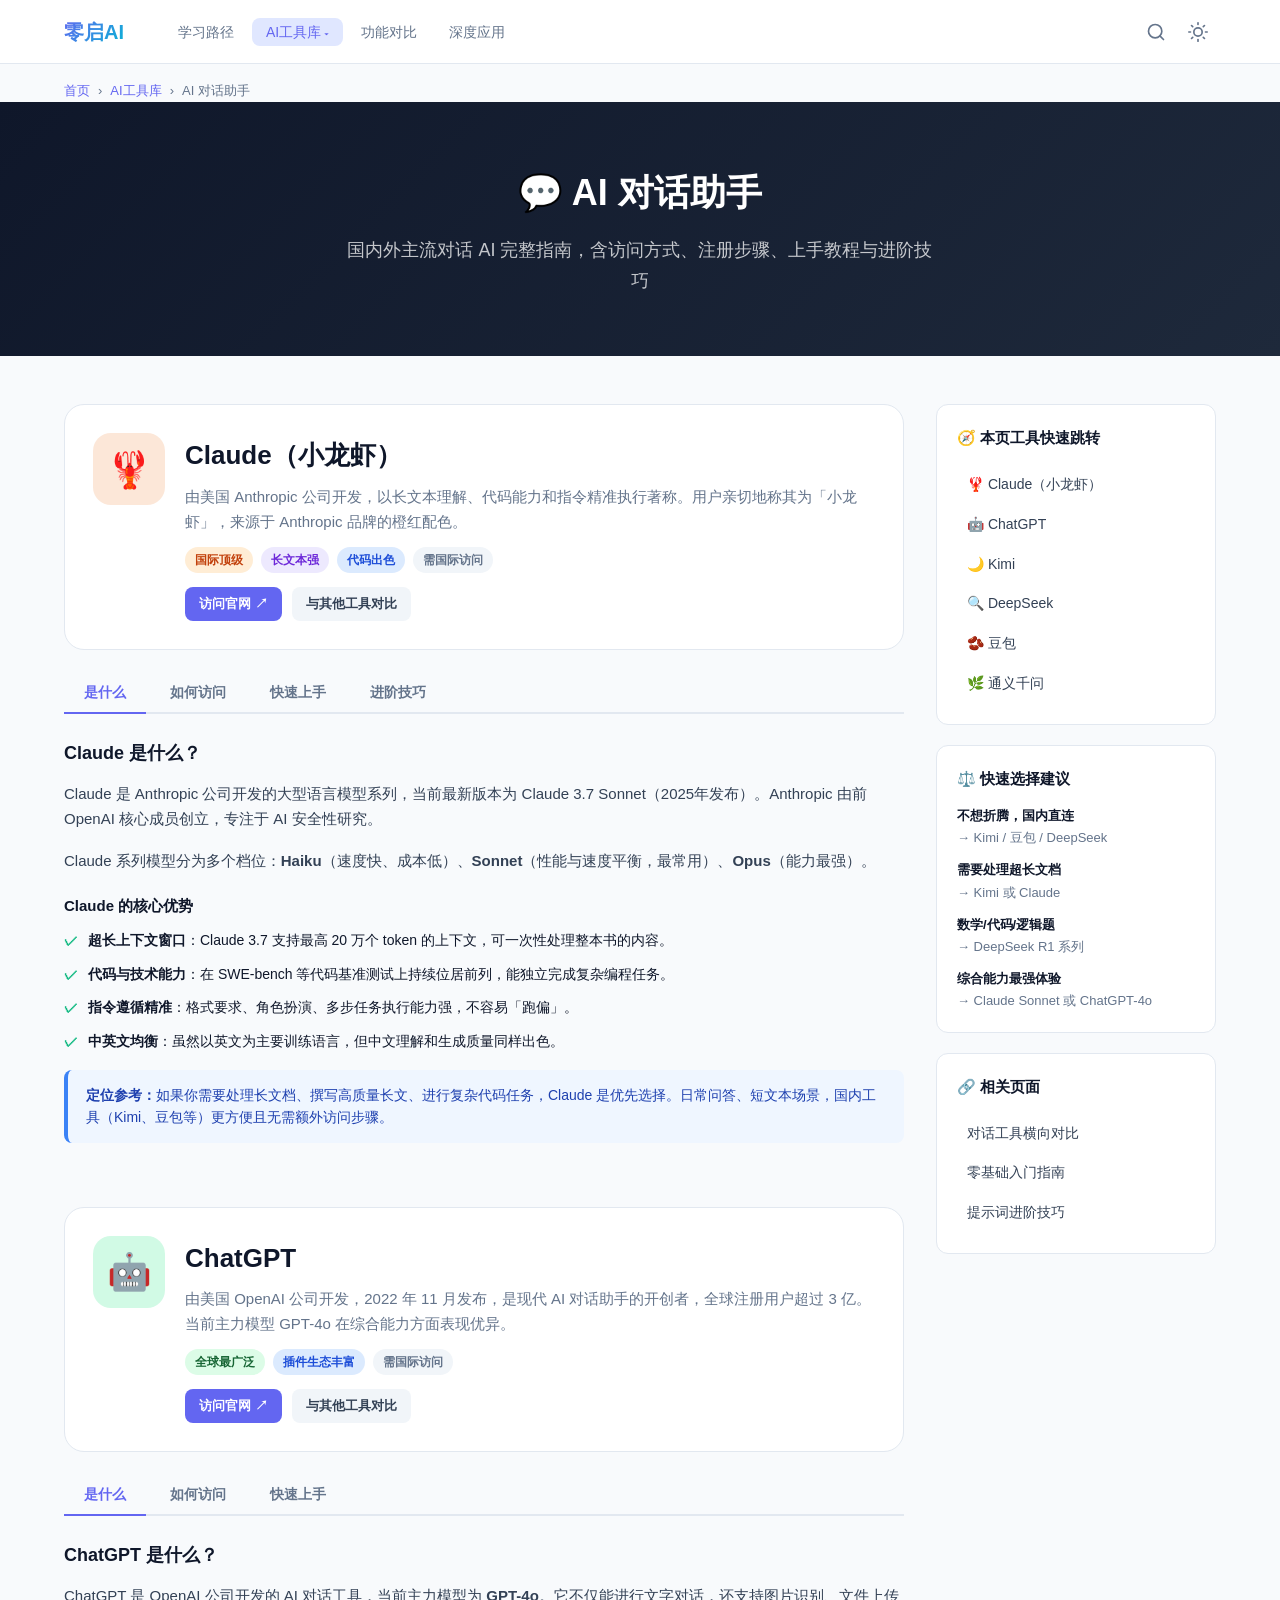
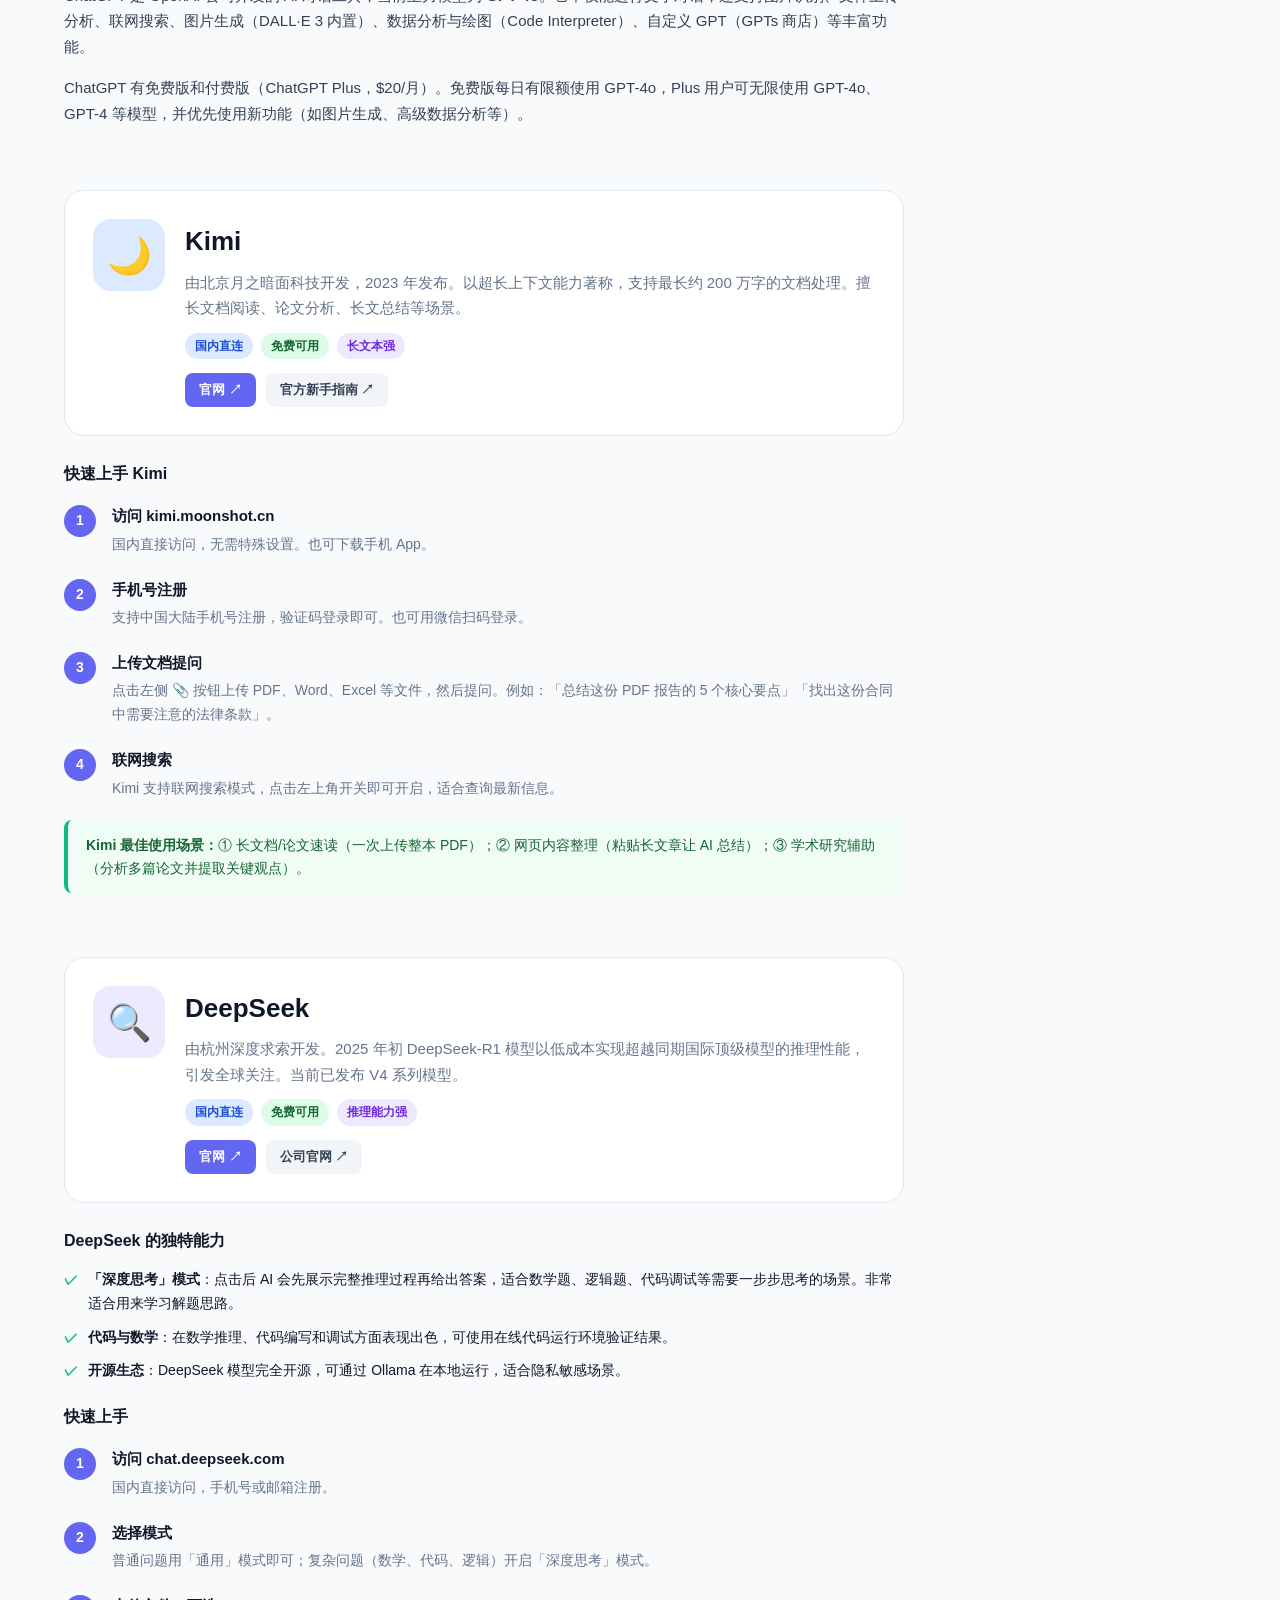
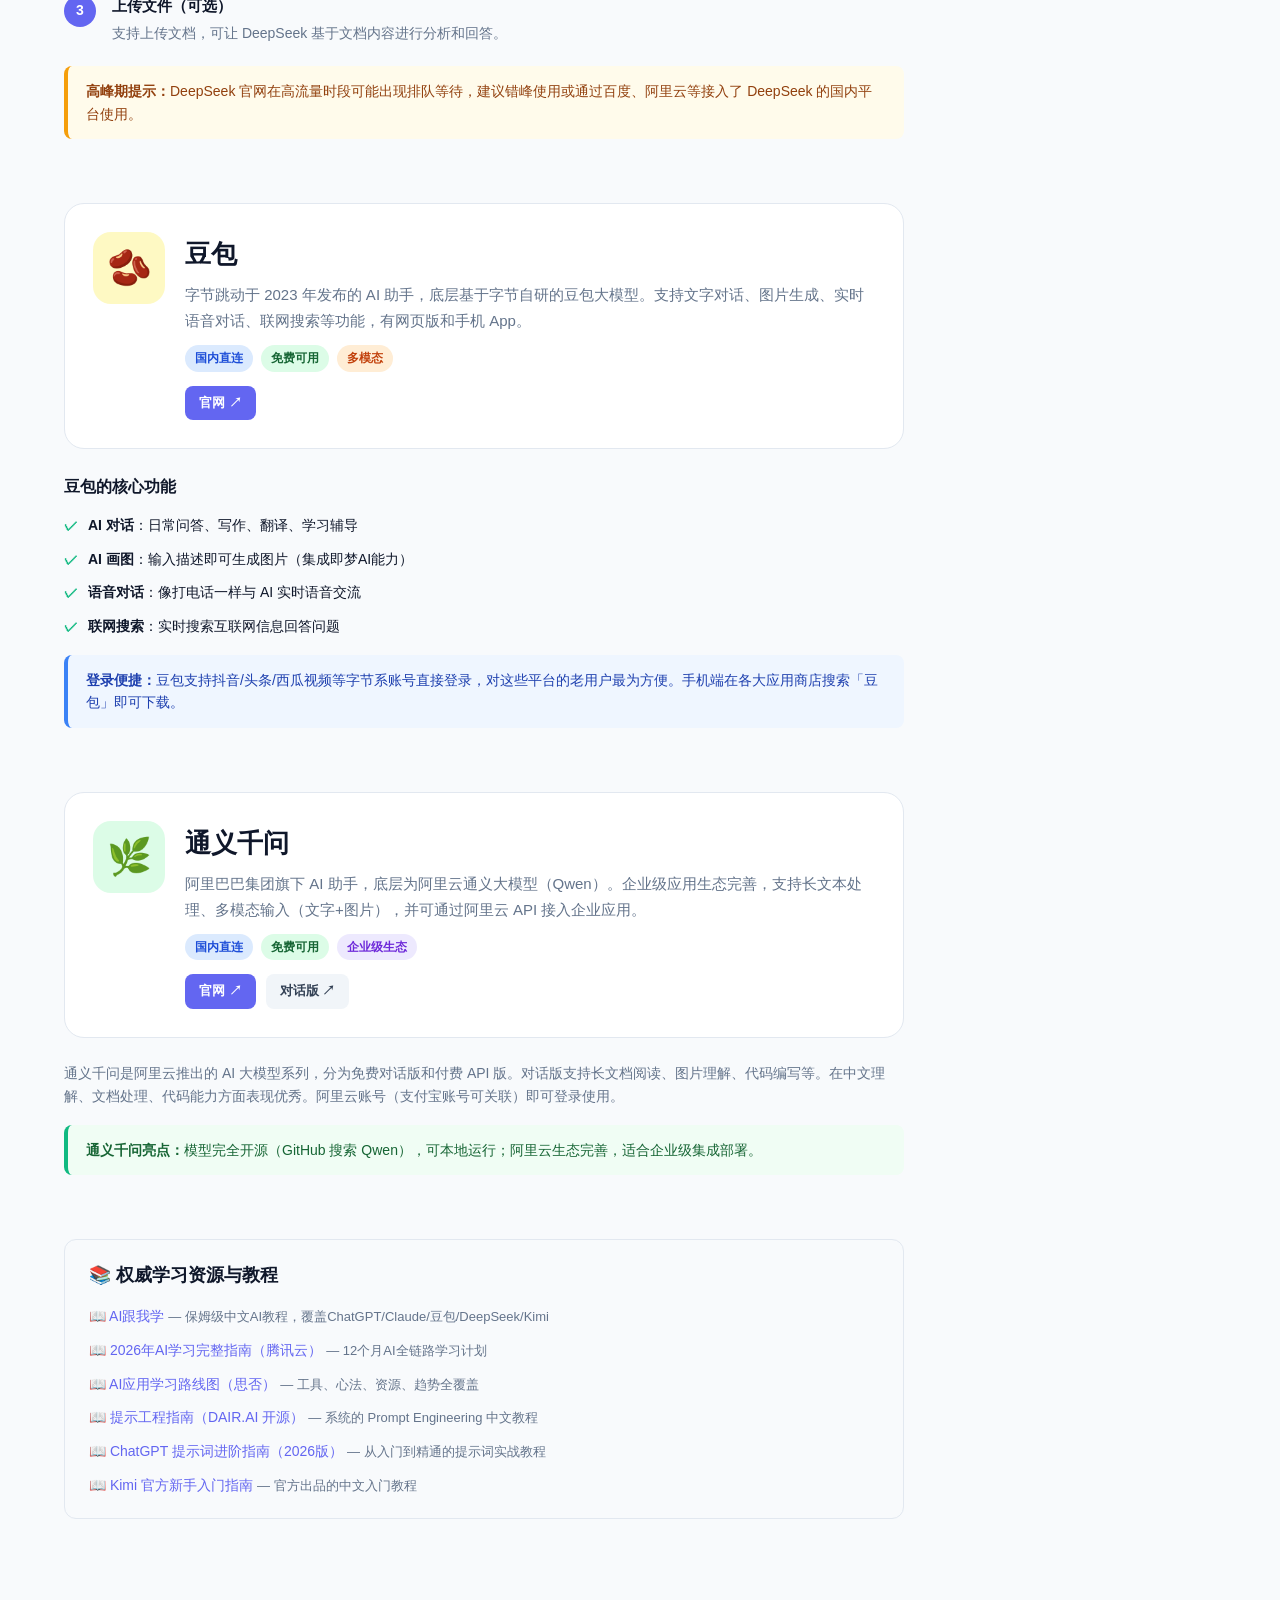
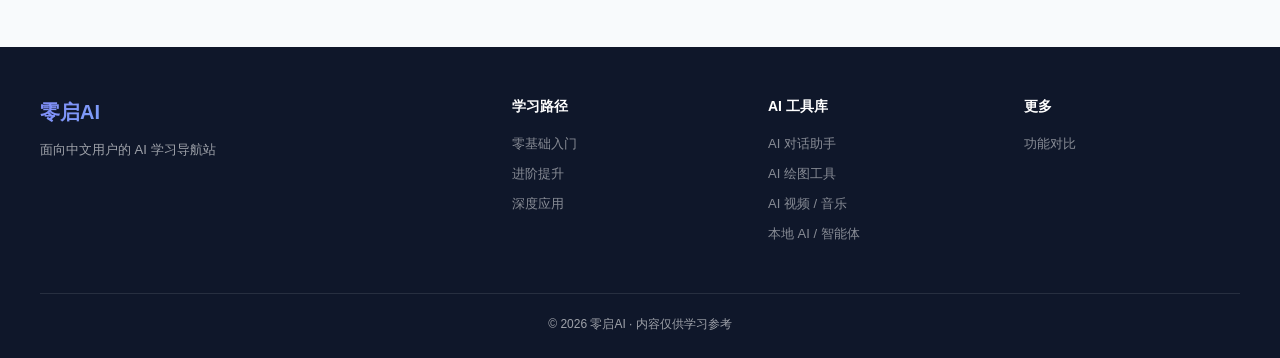
<file: tools/chat.html>
<!DOCTYPE html>
<html lang="zh-CN">
<head>
  <meta charset="UTF-8">
  <meta name="viewport" content="width=device-width, initial-scale=1.0">
  <title>AI对话助手详解 — 零启AI</title>
  <meta name="description" content="Claude、ChatGPT、Kimi、豆包、DeepSeek等AI对话工具完整使用指南，含访问方法、注册步骤和进阶技巧。">
  <meta property="og:title" content="AI对话助手详解 — 零启AI">
  <meta property="og:description" content="Claude、ChatGPT、Kimi、豆包、DeepSeek等AI对话工具完整使用指南，含访问方法、注册步骤和进阶技巧。">
  <meta property="og:type" content="website">
  <meta property="og:site_name" content="零启AI">
  <meta property="og:url" content="https://lingqi-ai.pages.dev/tools/chat.html">
  <meta property="og:image" content="https://lingqi-ai.pages.dev/assets/og-cover.png">
  <link rel="canonical" href="https://lingqi-ai.pages.dev/tools/chat.html">
  <link rel="stylesheet" href="../style.css">
  <style>
    .tool-detail { scroll-margin-top: 80px; margin-bottom: 64px; }
    .tool-header {
      display: flex; align-items: flex-start; gap: 20px;
      background: var(--white); border: 1px solid var(--border);
      border-radius: var(--radius-lg); padding: 28px; margin-bottom: 24px;
    }
    .tool-header-icon {
      width: 72px; height: 72px; border-radius: 18px;
      display: flex; align-items: center; justify-content: center;
      font-size: 36px; flex-shrink: 0;
    }
    .tool-header-info h2 { font-size: 26px; font-weight: 800; margin-bottom: 6px; }
    .tool-header-info p { font-size: 15px; color: var(--mid); margin-bottom: 12px; }
    .tool-header-meta { display: flex; gap: 8px; flex-wrap: wrap; }
    .tool-header-links { margin-top: 14px; display: flex; gap: 10px; }

    .tabs { display: flex; border-bottom: 2px solid var(--border); margin-bottom: 24px; gap: 4px; }
    .tab-btn {
      padding: 10px 20px; border: none; background: none; cursor: pointer;
      font-size: 14px; font-weight: 600; color: var(--mid);
      border-bottom: 2px solid transparent; margin-bottom: -2px;
      transition: all .2s; font-family: var(--font);
    }
    .tab-btn.active { color: var(--primary); border-bottom-color: var(--primary); }
    .tab-btn:hover { color: var(--primary); }
    .tab-panel { display: none; }
    .tab-panel.active { display: block; }

    .access-option {
      background: var(--lighter); border: 1.5px solid var(--border);
      border-radius: var(--radius); padding: 20px; margin-bottom: 14px;
    }
    .access-option h4 { font-size: 15px; font-weight: 700; margin-bottom: 8px; display: flex; align-items: center; gap: 8px; }
    .access-option p { font-size: 14px; color: var(--mid); }
  </style>
</head>
<body>
<nav class="site-nav">
  <div class="nav-inner">
    <a href="../index.html" class="nav-logo">零启AI</a>
    <ul class="nav-links">
      <li><a href="../learn/index.html">学习路径</a></li>
      <li class="has-sub">
        <a href="index.html" class="active">AI工具库</a>
        <ul class="sub-menu">
          <li><a href="chat.html">AI 对话助手</a></li>
          <li><a href="image.html">AI 绘图工具</a></li>
          <li><a href="video.html">AI 视频 / 音乐</a></li>
          <li><a href="local.html">本地 AI / 智能体</a></li>
        </ul>
      </li>
      <li><a href="../compare/index.html">功能对比</a></li>
      <li><a href="../learn/advanced.html">深度应用</a></li>
    </ul>
  </div>
</nav>

<div class="breadcrumb">
  <a href="../index.html">首页</a><span>›</span>
  <a href="index.html">AI工具库</a><span>›</span>
  <span>AI 对话助手</span>
</div>

<section class="page-hero">
  <h1>💬 AI 对话助手</h1>
  <p>国内外主流对话 AI 完整指南，含访问方式、注册步骤、上手教程与进阶技巧</p>
</section>

<div class="main-content">
  <div class="content-grid">
    <div class="content-main">

      <!-- =========== Claude =========== -->
      <div class="tool-detail" id="claude">
        <div class="tool-header">
          <div class="tool-header-icon" style="background:#fce7d8;">🦞</div>
          <div class="tool-header-info">
            <h2>Claude（小龙虾）</h2>
            <p>由美国 Anthropic 公司开发，以长文本理解、代码能力和指令精准执行著称。用户亲切地称其为「小龙虾」，来源于 Anthropic 品牌的橙红配色。</p>
            <div class="tool-header-meta">
              <span class="badge badge-orange">国际顶级</span>
              <span class="badge badge-purple">长文本强</span>
              <span class="badge badge-blue">代码出色</span>
              <span class="badge badge-gray">需国际访问</span>
            </div>
            <div class="tool-header-links">
              <a href="https://claude.ai" target="_blank" class="btn btn-primary btn-sm">访问官网 ↗</a>
              <a href="../compare/index.html#chat" class="btn btn-ghost btn-sm">与其他工具对比</a>
            </div>
          </div>
        </div>

        <div class="tabs">
          <button class="tab-btn active" onclick="switchTab(this,'claude-what')">是什么</button>
          <button class="tab-btn" onclick="switchTab(this,'claude-access')">如何访问</button>
          <button class="tab-btn" onclick="switchTab(this,'claude-start')">快速上手</button>
          <button class="tab-btn" onclick="switchTab(this,'claude-pro')">进阶技巧</button>
        </div>

        <div id="claude-what" class="tab-panel active">
          <h3 style="font-size:18px;font-weight:700;margin-bottom:12px;">Claude 是什么？</h3>
          <p style="margin-bottom:16px;font-size:15px;color:var(--dark-3);">Claude 是 Anthropic 公司开发的大型语言模型系列，当前最新版本为 Claude 3.7 Sonnet（2025年发布）。Anthropic 由前 OpenAI 核心成员创立，专注于 AI 安全性研究。</p>
          <p style="margin-bottom:16px;font-size:15px;color:var(--dark-3);">Claude 系列模型分为多个档位：<strong>Haiku</strong>（速度快、成本低）、<strong>Sonnet</strong>（性能与速度平衡，最常用）、<strong>Opus</strong>（能力最强）。</p>
          <h4 style="font-size:15px;font-weight:700;margin:20px 0 10px;">Claude 的核心优势</h4>
          <ul style="list-style:none;display:flex;flex-direction:column;gap:10px;margin-bottom:16px;">
            <li style="display:flex;gap:10px;font-size:14px;"><span style="color:var(--success);font-weight:700;flex-shrink:0;">✓</span><div><strong>超长上下文窗口</strong>：Claude 3.7 支持最高 20 万个 token 的上下文，可一次性处理整本书的内容。</div></li>
            <li style="display:flex;gap:10px;font-size:14px;"><span style="color:var(--success);font-weight:700;flex-shrink:0;">✓</span><div><strong>代码与技术能力</strong>：在 SWE-bench 等代码基准测试上持续位居前列，能独立完成复杂编程任务。</div></li>
            <li style="display:flex;gap:10px;font-size:14px;"><span style="color:var(--success);font-weight:700;flex-shrink:0;">✓</span><div><strong>指令遵循精准</strong>：格式要求、角色扮演、多步任务执行能力强，不容易「跑偏」。</div></li>
            <li style="display:flex;gap:10px;font-size:14px;"><span style="color:var(--success);font-weight:700;flex-shrink:0;">✓</span><div><strong>中英文均衡</strong>：虽然以英文为主要训练语言，但中文理解和生成质量同样出色。</div></li>
          </ul>
          <div class="tip tip-info">
            <strong>定位参考：</strong>如果你需要处理长文档、撰写高质量长文、进行复杂代码任务，Claude 是优先选择。日常问答、短文本场景，国内工具（Kimi、豆包等）更方便且无需额外访问步骤。
          </div>
        </div>

        <div id="claude-access" class="tab-panel">
          <h3 style="font-size:18px;font-weight:700;margin-bottom:16px;">如何访问 Claude？</h3>
          <div class="access-option">
            <h4>🌐 方式一：直接访问官方网站（推荐）</h4>
            <p>访问 <strong>claude.ai</strong>，注册账号后即可使用。免费版有每日使用额度限制，付费版（Claude Pro，约 $20/月）无限制使用 Sonnet 模型，并优先访问 Opus。</p>
          </div>
          <div class="access-option">
            <h4>📱 方式二：官方移动应用</h4>
            <p>Anthropic 提供 iOS 和 Android 官方 App。iOS 用户可在 App Store（美区账号）下载；Android 用户可在 Google Play 下载。</p>
          </div>
          <div class="access-option">
            <h4>🇨🇳 方式三：国内第三方平台（无需自行访问国际版）</h4>
            <p>多款国内 AI 平台已接入 Claude 模型，可直接在国内访问使用，例如：<strong>字节扣子（Coze）</strong>内置 Claude 选项；部分 API 聚合平台也提供 Claude 接口。这是新手最省心的入门方式。</p>
          </div>
          <div class="tip tip-warn">
            <strong>注意：</strong>claude.ai 不支持中国大陆手机号注册，需要使用国际手机号或第三方登录（Google / Apple 账号）。
          </div>
        </div>

        <div id="claude-start" class="tab-panel">
          <h3 style="font-size:18px;font-weight:700;margin-bottom:16px;">快速上手 Claude</h3>
          <ul class="steps">
            <li><div class="step-num">1</div><div class="step-body"><h4>打开 claude.ai</h4><p>在浏览器地址栏输入 claude.ai，点击「Sign Up」注册。</p></div></li>
            <li><div class="step-num">2</div><div class="step-body"><h4>选择登录方式</h4><p>推荐使用 Google 账号或 Apple 账号登录，无需额外绑定手机号。</p></div></li>
            <li><div class="step-num">3</div><div class="step-body"><h4>开始第一次对话</h4><p>在底部输入框输入任何问题，按回车发送。例如：「你好，我是第一次使用 AI，能介绍一下你自己吗？」</p></div></li>
            <li><div class="step-num">4</div><div class="step-body"><h4>上传文件（可选）</h4><p>点击输入框左侧的 📎 图标，可上传 PDF、Word 等文档，Claude 会阅读并回答你关于文档的问题。</p></div></li>
          </ul>
          <div class="tip tip-success">
            <strong>新手建议：</strong>第一次用不知道说什么？直接把你工作中遇到的一个实际问题发给 Claude，比如「帮我写一封请假邮件，原因是家里有事需要请 2 天假」。
          </div>
        </div>

        <div id="claude-pro" class="tab-panel">
          <h3 style="font-size:18px;font-weight:700;margin-bottom:16px;">进阶使用技巧</h3>
          <h4 style="font-size:15px;font-weight:700;margin-bottom:10px;">① 使用 System Prompt 设定角色</h4>
          <p style="font-size:14px;color:var(--mid);margin-bottom:16px;">在 Claude 的「Project」功能中，可以设置持久的系统指令，让 Claude 在整个项目中保持固定角色，例如「你是一位专业的中文校对编辑，帮我检查文章的语法和逻辑问题」。</p>
          <h4 style="font-size:15px;font-weight:700;margin-bottom:10px;">② 分步骤提问（Chain of Thought）</h4>
          <p style="font-size:14px;color:var(--mid);margin-bottom:16px;">复杂任务不要一次性交给 Claude，而是分步骤：先让它分析问题，再让它给出方案，最后让它执行方案。这样能大幅提升输出质量。</p>
          <h4 style="font-size:15px;font-weight:700;margin-bottom:10px;">③ Artifacts 功能</h4>
          <p style="font-size:14px;color:var(--mid);margin-bottom:16px;">Claude 的 Artifacts 功能可以将代码、文档、图表等内容在独立窗口中展示和实时预览，特别适合网页开发和文档编写场景。</p>
          <div class="tip tip-info">
            <strong>进阶学习：</strong>想深度掌握 AI 提示词技巧，前往 <a href="../learn/intermediate.html" style="color:var(--primary);">进阶提升路径</a> 查看完整的 Prompt Engineering 教程。
          </div>
        </div>
      </div>

      <!-- =========== ChatGPT =========== -->
      <div class="tool-detail" id="chatgpt">
        <div class="tool-header">
          <div class="tool-header-icon" style="background:#d1fae5;">🤖</div>
          <div class="tool-header-info">
            <h2>ChatGPT</h2>
            <p>由美国 OpenAI 公司开发，2022 年 11 月发布，是现代 AI 对话助手的开创者，全球注册用户超过 3 亿。当前主力模型 GPT-4o 在综合能力方面表现优异。</p>
            <div class="tool-header-meta">
              <span class="badge badge-green">全球最广泛</span>
              <span class="badge badge-blue">插件生态丰富</span>
              <span class="badge badge-gray">需国际访问</span>
            </div>
            <div class="tool-header-links">
              <a href="https://chatgpt.com" target="_blank" class="btn btn-primary btn-sm">访问官网 ↗</a>
              <a href="../compare/index.html#chat" class="btn btn-ghost btn-sm">与其他工具对比</a>
            </div>
          </div>
        </div>

        <div class="tabs">
          <button class="tab-btn active" onclick="switchTab(this,'gpt-what')">是什么</button>
          <button class="tab-btn" onclick="switchTab(this,'gpt-access')">如何访问</button>
          <button class="tab-btn" onclick="switchTab(this,'gpt-start')">快速上手</button>
        </div>

        <div id="gpt-what" class="tab-panel active">
          <h3 style="font-size:18px;font-weight:700;margin-bottom:12px;">ChatGPT 是什么？</h3>
          <p style="margin-bottom:16px;font-size:15px;color:var(--dark-3);">ChatGPT 是 OpenAI 公司开发的 AI 对话工具，当前主力模型为 <strong>GPT-4o</strong>。它不仅能进行文字对话，还支持图片识别、文件上传分析、联网搜索、图片生成（DALL·E 3 内置）、数据分析与绘图（Code Interpreter）、自定义 GPT（GPTs 商店）等丰富功能。</p>
          <p style="margin-bottom:16px;font-size:15px;color:var(--dark-3);">ChatGPT 有免费版和付费版（ChatGPT Plus，$20/月）。免费版每日有限额使用 GPT-4o，Plus 用户可无限使用 GPT-4o、GPT-4 等模型，并优先使用新功能（如图片生成、高级数据分析等）。</p>
        </div>

        <div id="gpt-access" class="tab-panel">
          <h3 style="font-size:18px;font-weight:700;margin-bottom:16px;">如何访问 ChatGPT？</h3>
          <ul class="steps">
            <li><div class="step-num">1</div><div class="step-body"><h4>访问 chatgpt.com</h4><p>在浏览器输入 chatgpt.com，点击「Sign Up」注册。需要国际邮箱（Gmail、Outlook 等），不支持中国大陆手机号。</p></div></li>
            <li><div class="step-num">2</div><div class="step-body"><h4>邮箱验证</h4><p>填写邮箱后查收验证邮件，点击链接完成验证。</p></div></li>
            <li><div class="step-num">3</div><div class="step-body"><h4>开始使用</h4><p>注册完成后直接在页面底部输入框对话。免费用户直接可用 GPT-4o 模型。</p></div></li>
          </ul>
          <div class="tip tip-warn">
            <strong>注意：</strong>chatgpt.com 不支持中国大陆手机号注册，需要国际网络访问能力。国内用户可通过百度文心一言、豆包、Kimi 等国产替代品获得类似体验。
          </div>
        </div>

        <div id="gpt-start" class="tab-panel">
          <h3 style="font-size:18px;font-weight:700;margin-bottom:16px;">ChatGPT 能做什么？</h3>
          <ul style="list-style:none;display:flex;flex-direction:column;gap:10px;margin-bottom:16px;">
            <li style="display:flex;gap:10px;font-size:14px;"><span style="color:var(--success);font-weight:700;flex-shrink:0;">✓</span><div><strong>文字创作与编辑</strong>：写邮件、写文章、翻译、总结文档、润色修改</div></li>
            <li style="display:flex;gap:10px;font-size:14px;"><span style="color:var(--success);font-weight:700;flex-shrink:0;">✓</span><div><strong>代码编写与调试</strong>：支持 Python、JavaScript 等主流语言，可解释代码</div></li>
            <li style="display:flex;gap:10px;font-size:14px;"><span style="color:var(--success);font-weight:700;flex-shrink:0;">✓</span><div><strong>图片识别与分析</strong>：上传图片，让 AI 描述、分析、提取文字</div></li>
            <li style="display:flex;gap:10px;font-size:14px;"><span style="color:var(--success);font-weight:700;flex-shrink:0;">✓</span><div><strong>联网搜索</strong>：开启搜索功能后可获取实时信息</div></li>
            <li style="display:flex;gap:10px;font-size:14px;"><span style="color:var(--success);font-weight:700;flex-shrink:0;">✓</span><div><strong>图片生成</strong>：直接用文字描述生成图片（DALL·E 3）</div></li>
          </ul>
        </div>
      </div>

      <!-- =========== Kimi =========== -->
      <div class="tool-detail" id="kimi">
        <div class="tool-header">
          <div class="tool-header-icon" style="background:#dbeafe;">🌙</div>
          <div class="tool-header-info">
            <h2>Kimi</h2>
            <p>由北京月之暗面科技开发，2023 年发布。以超长上下文能力著称，支持最长约 200 万字的文档处理。擅长文档阅读、论文分析、长文总结等场景。</p>
            <div class="tool-header-meta">
              <span class="badge badge-blue">国内直连</span>
              <span class="badge badge-green">免费可用</span>
              <span class="badge badge-purple">长文本强</span>
            </div>
            <div class="tool-header-links">
              <a href="https://kimi.moonshot.cn" target="_blank" class="btn btn-primary btn-sm">官网 ↗</a>
              <a href="https://www.kimi.com/zh-cn/help/new-user-guide/overview" target="_blank" class="btn btn-ghost btn-sm">官方新手指南 ↗</a>
            </div>
          </div>
        </div>
        <h3 style="font-size:16px;font-weight:700;margin-bottom:14px;">快速上手 Kimi</h3>
        <ul class="steps">
          <li><div class="step-num">1</div><div class="step-body"><h4>访问 kimi.moonshot.cn</h4><p>国内直接访问，无需特殊设置。也可下载手机 App。</p></div></li>
          <li><div class="step-num">2</div><div class="step-body"><h4>手机号注册</h4><p>支持中国大陆手机号注册，验证码登录即可。也可用微信扫码登录。</p></div></li>
          <li><div class="step-num">3</div><div class="step-body"><h4>上传文档提问</h4><p>点击左侧 📎 按钮上传 PDF、Word、Excel 等文件，然后提问。例如：「总结这份 PDF 报告的 5 个核心要点」「找出这份合同中需要注意的法律条款」。</p></div></li>
          <li><div class="step-num">4</div><div class="step-body"><h4>联网搜索</h4><p>Kimi 支持联网搜索模式，点击左上角开关即可开启，适合查询最新信息。</p></div></li>
        </ul>
        <div class="tip tip-success">
          <strong>Kimi 最佳使用场景：</strong>① 长文档/论文速读（一次上传整本 PDF）；② 网页内容整理（粘贴长文章让 AI 总结）；③ 学术研究辅助（分析多篇论文并提取关键观点）。
        </div>
      </div>

      <!-- =========== DeepSeek =========== -->
      <div class="tool-detail" id="deepseek">
        <div class="tool-header">
          <div class="tool-header-icon" style="background:#ede9fe;">🔍</div>
          <div class="tool-header-info">
            <h2>DeepSeek</h2>
            <p>由杭州深度求索开发。2025 年初 DeepSeek-R1 模型以低成本实现超越同期国际顶级模型的推理性能，引发全球关注。当前已发布 V4 系列模型。</p>
            <div class="tool-header-meta">
              <span class="badge badge-blue">国内直连</span>
              <span class="badge badge-green">免费可用</span>
              <span class="badge badge-purple">推理能力强</span>
            </div>
            <div class="tool-header-links">
              <a href="https://chat.deepseek.com" target="_blank" class="btn btn-primary btn-sm">官网 ↗</a>
              <a href="https://www.deepseek.com" target="_blank" class="btn btn-ghost btn-sm">公司官网 ↗</a>
            </div>
          </div>
        </div>
        <h3 style="font-size:16px;font-weight:700;margin-bottom:14px;">DeepSeek 的独特能力</h3>
        <ul style="list-style:none;display:flex;flex-direction:column;gap:10px;margin-bottom:20px;">
          <li style="display:flex;gap:10px;font-size:14px;"><span style="color:var(--success);font-weight:700;flex-shrink:0;">✓</span><div><strong>「深度思考」模式</strong>：点击后 AI 会先展示完整推理过程再给出答案，适合数学题、逻辑题、代码调试等需要一步步思考的场景。非常适合用来学习解题思路。</div></li>
          <li style="display:flex;gap:10px;font-size:14px;"><span style="color:var(--success);font-weight:700;flex-shrink:0;">✓</span><div><strong>代码与数学</strong>：在数学推理、代码编写和调试方面表现出色，可使用在线代码运行环境验证结果。</div></li>
          <li style="display:flex;gap:10px;font-size:14px;"><span style="color:var(--success);font-weight:700;flex-shrink:0;">✓</span><div><strong>开源生态</strong>：DeepSeek 模型完全开源，可通过 Ollama 在本地运行，适合隐私敏感场景。</div></li>
        </ul>
        <h3 style="font-size:16px;font-weight:700;margin-bottom:14px;">快速上手</h3>
        <ul class="steps">
          <li><div class="step-num">1</div><div class="step-body"><h4>访问 chat.deepseek.com</h4><p>国内直接访问，手机号或邮箱注册。</p></div></li>
          <li><div class="step-num">2</div><div class="step-body"><h4>选择模式</h4><p>普通问题用「通用」模式即可；复杂问题（数学、代码、逻辑）开启「深度思考」模式。</p></div></li>
          <li><div class="step-num">3</div><div class="step-body"><h4>上传文件（可选）</h4><p>支持上传文档，可让 DeepSeek 基于文档内容进行分析和回答。</p></div></li>
        </ul>
        <div class="tip tip-warn">
          <strong>高峰期提示：</strong>DeepSeek 官网在高流量时段可能出现排队等待，建议错峰使用或通过百度、阿里云等接入了 DeepSeek 的国内平台使用。
        </div>
      </div>

      <!-- =========== 豆包 =========== -->
      <div class="tool-detail" id="doubao">
        <div class="tool-header">
          <div class="tool-header-icon" style="background:#fef9c3;">🫘</div>
          <div class="tool-header-info">
            <h2>豆包</h2>
            <p>字节跳动于 2023 年发布的 AI 助手，底层基于字节自研的豆包大模型。支持文字对话、图片生成、实时语音对话、联网搜索等功能，有网页版和手机 App。</p>
            <div class="tool-header-meta">
              <span class="badge badge-blue">国内直连</span>
              <span class="badge badge-green">免费可用</span>
              <span class="badge badge-orange">多模态</span>
            </div>
            <div class="tool-header-links">
              <a href="https://www.doubao.com" target="_blank" class="btn btn-primary btn-sm">官网 ↗</a>
            </div>
          </div>
        </div>
        <h3 style="font-size:16px;font-weight:700;margin-bottom:14px;">豆包的核心功能</h3>
        <ul style="list-style:none;display:flex;flex-direction:column;gap:10px;margin-bottom:16px;">
          <li style="display:flex;gap:10px;font-size:14px;"><span style="color:var(--success);font-weight:700;flex-shrink:0;">✓</span><div><strong>AI 对话</strong>：日常问答、写作、翻译、学习辅导</div></li>
          <li style="display:flex;gap:10px;font-size:14px;"><span style="color:var(--success);font-weight:700;flex-shrink:0;">✓</span><div><strong>AI 画图</strong>：输入描述即可生成图片（集成即梦AI能力）</div></li>
          <li style="display:flex;gap:10px;font-size:14px;"><span style="color:var(--success);font-weight:700;flex-shrink:0;">✓</span><div><strong>语音对话</strong>：像打电话一样与 AI 实时语音交流</div></li>
          <li style="display:flex;gap:10px;font-size:14px;"><span style="color:var(--success);font-weight:700;flex-shrink:0;">✓</span><div><strong>联网搜索</strong>：实时搜索互联网信息回答问题</div></li>
        </ul>
        <div class="tip tip-info">
          <strong>登录便捷：</strong>豆包支持抖音/头条/西瓜视频等字节系账号直接登录，对这些平台的老用户最为方便。手机端在各大应用商店搜索「豆包」即可下载。
        </div>
      </div>

      <!-- =========== 通义千问 =========== -->
      <div class="tool-detail" id="qwen">
        <div class="tool-header">
          <div class="tool-header-icon" style="background:#dcfce7;">🌿</div>
          <div class="tool-header-info">
            <h2>通义千问</h2>
            <p>阿里巴巴集团旗下 AI 助手，底层为阿里云通义大模型（Qwen）。企业级应用生态完善，支持长文本处理、多模态输入（文字+图片），并可通过阿里云 API 接入企业应用。</p>
            <div class="tool-header-meta">
              <span class="badge badge-blue">国内直连</span>
              <span class="badge badge-green">免费可用</span>
              <span class="badge badge-purple">企业级生态</span>
            </div>
            <div class="tool-header-links">
              <a href="https://tongyi.aliyun.com" target="_blank" class="btn btn-primary btn-sm">官网 ↗</a>
              <a href="https://tongyi.aliyun.com/qianwen" target="_blank" class="btn btn-ghost btn-sm">对话版 ↗</a>
            </div>
          </div>
        </div>
        <p style="font-size:14px;color:var(--mid);">通义千问是阿里云推出的 AI 大模型系列，分为免费对话版和付费 API 版。对话版支持长文档阅读、图片理解、代码编写等。在中文理解、文档处理、代码能力方面表现优秀。阿里云账号（支付宝账号可关联）即可登录使用。</p>
        <div class="tip tip-success">
          <strong>通义千问亮点：</strong>模型完全开源（GitHub 搜索 Qwen），可本地运行；阿里云生态完善，适合企业级集成部署。
        </div>
      </div>

      <!-- ===== 学习资源 ===== -->
      <div style="background:var(--lighter);border:1px solid var(--border);border-radius:var(--radius);padding:20px 24px;margin-top:16px;">
        <h3 style="font-size:18px;font-weight:700;margin-bottom:14px;">📚 权威学习资源与教程</h3>
        <ul style="list-style:none;display:flex;flex-direction:column;gap:10px;">
          <li style="font-size:14px;"><a href="https://aigwx.org/" target="_blank" style="color:var(--primary);">📖 AI跟我学</a> <span style="color:var(--mid);font-size:13px;">— 保姆级中文AI教程，覆盖ChatGPT/Claude/豆包/DeepSeek/Kimi</span></li>
          <li style="font-size:14px;"><a href="https://cloud.tencent.com/developer/article/2610818" target="_blank" style="color:var(--primary);">📖 2026年AI学习完整指南（腾讯云）</a> <span style="color:var(--mid);font-size:13px;">— 12个月AI全链路学习计划</span></li>
          <li style="font-size:14px;"><a href="https://segmentfault.com/a/1190000047617816" target="_blank" style="color:var(--primary);">📖 AI应用学习路线图（思否）</a> <span style="color:var(--mid);font-size:13px;">— 工具、心法、资源、趋势全覆盖</span></li>
          <li style="font-size:14px;"><a href="https://www.promptingguide.ai/zh" target="_blank" style="color:var(--primary);">📖 提示工程指南（DAIR.AI 开源）</a> <span style="color:var(--mid);font-size:13px;">— 系统的 Prompt Engineering 中文教程</span></li>
          <li style="font-size:14px;"><a href="https://www.chatgpt-chinese-guide.com/blog/chatgpt-prompt-engineering-guide.html" target="_blank" style="color:var(--primary);">📖 ChatGPT 提示词进阶指南（2026版）</a> <span style="color:var(--mid);font-size:13px;">— 从入门到精通的提示词实战教程</span></li>
          <li style="font-size:14px;"><a href="https://www.kimi.com/zh-cn/help/new-user-guide/overview" target="_blank" style="color:var(--primary);">📖 Kimi 官方新手入门指南</a> <span style="color:var(--mid);font-size:13px;">— 官方出品的中文入门教程</span></li>
        </ul>
      </div>

    </div><!-- .content-main -->

    <!-- 侧边栏 -->
    <aside class="content-sidebar">
      <div class="sidebar-box">
        <h3>🧭 本页工具快速跳转</h3>
        <ul class="sidebar-nav">
          <li><a href="#claude">🦞 Claude（小龙虾）</a></li>
          <li><a href="#chatgpt">🤖 ChatGPT</a></li>
          <li><a href="#kimi">🌙 Kimi</a></li>
          <li><a href="#deepseek">🔍 DeepSeek</a></li>
          <li><a href="#doubao">🫘 豆包</a></li>
          <li><a href="#qwen">🌿 通义千问</a></li>
        </ul>
      </div>
      <div class="sidebar-box">
        <h3>⚖️ 快速选择建议</h3>
        <ul style="list-style:none;display:flex;flex-direction:column;gap:10px;font-size:13px;">
          <li><strong>不想折腾，国内直连</strong><br><span style="color:var(--mid);">→ Kimi / 豆包 / DeepSeek</span></li>
          <li><strong>需要处理超长文档</strong><br><span style="color:var(--mid);">→ Kimi 或 Claude</span></li>
          <li><strong>数学/代码/逻辑题</strong><br><span style="color:var(--mid);">→ DeepSeek R1 系列</span></li>
          <li><strong>综合能力最强体验</strong><br><span style="color:var(--mid);">→ Claude Sonnet 或 ChatGPT-4o</span></li>
        </ul>
      </div>
      <div class="sidebar-box">
        <h3>🔗 相关页面</h3>
        <ul class="sidebar-nav">
          <li><a href="../compare/index.html#chat">对话工具横向对比</a></li>
          <li><a href="../learn/beginner.html">零基础入门指南</a></li>
          <li><a href="../learn/intermediate.html">提示词进阶技巧</a></li>
        </ul>
      </div>
    </aside>

  </div><!-- .content-grid -->
</div>

<footer class="site-footer">
  <div class="footer-inner">
    <div class="footer-grid">
      <div class="footer-brand"><h3>零启AI</h3><p>面向中文用户的 AI 学习导航站</p></div>
      <div class="footer-col"><h4>学习路径</h4><a href="../learn/beginner.html">零基础入门</a><a href="../learn/intermediate.html">进阶提升</a><a href="../learn/advanced.html">深度应用</a></div>
      <div class="footer-col"><h4>AI 工具库</h4><a href="chat.html">AI 对话助手</a><a href="image.html">AI 绘图工具</a><a href="video.html">AI 视频 / 音乐</a><a href="local.html">本地 AI / 智能体</a></div>
      <div class="footer-col"><h4>更多</h4><a href="../compare/index.html">功能对比</a></div>
    </div>
    <div class="footer-bottom"><p>© 2026 零启AI · 内容仅供学习参考</p></div>
  </div>
</footer>
<script src="../app.js"></script>
<script>
function switchTab(btn, panelId) {
  const detail = btn.closest('.tool-detail');
  detail.querySelectorAll('.tab-btn').forEach(b => b.classList.remove('active'));
  detail.querySelectorAll('.tab-panel').forEach(p => p.classList.remove('active'));
  btn.classList.add('active');
  document.getElementById(panelId).classList.add('active');
}
</script>
</body>
</html>
</file>
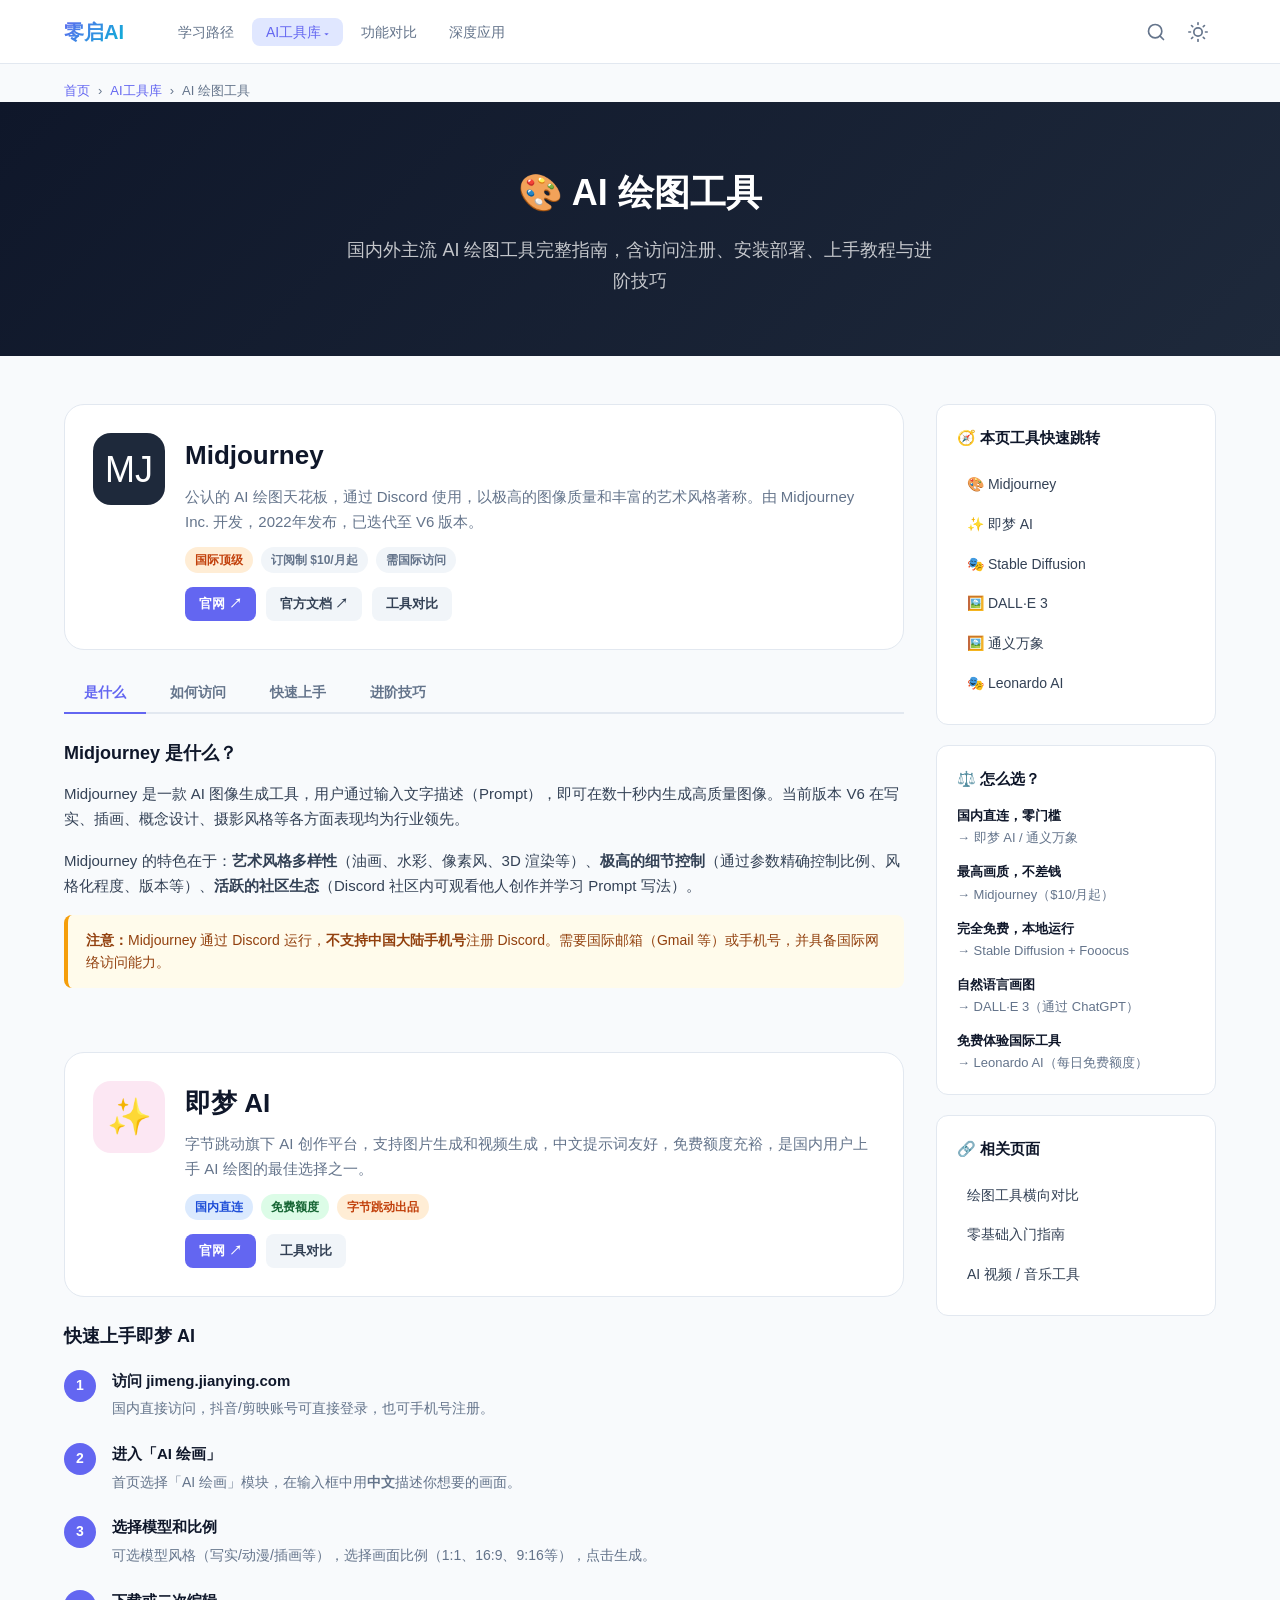
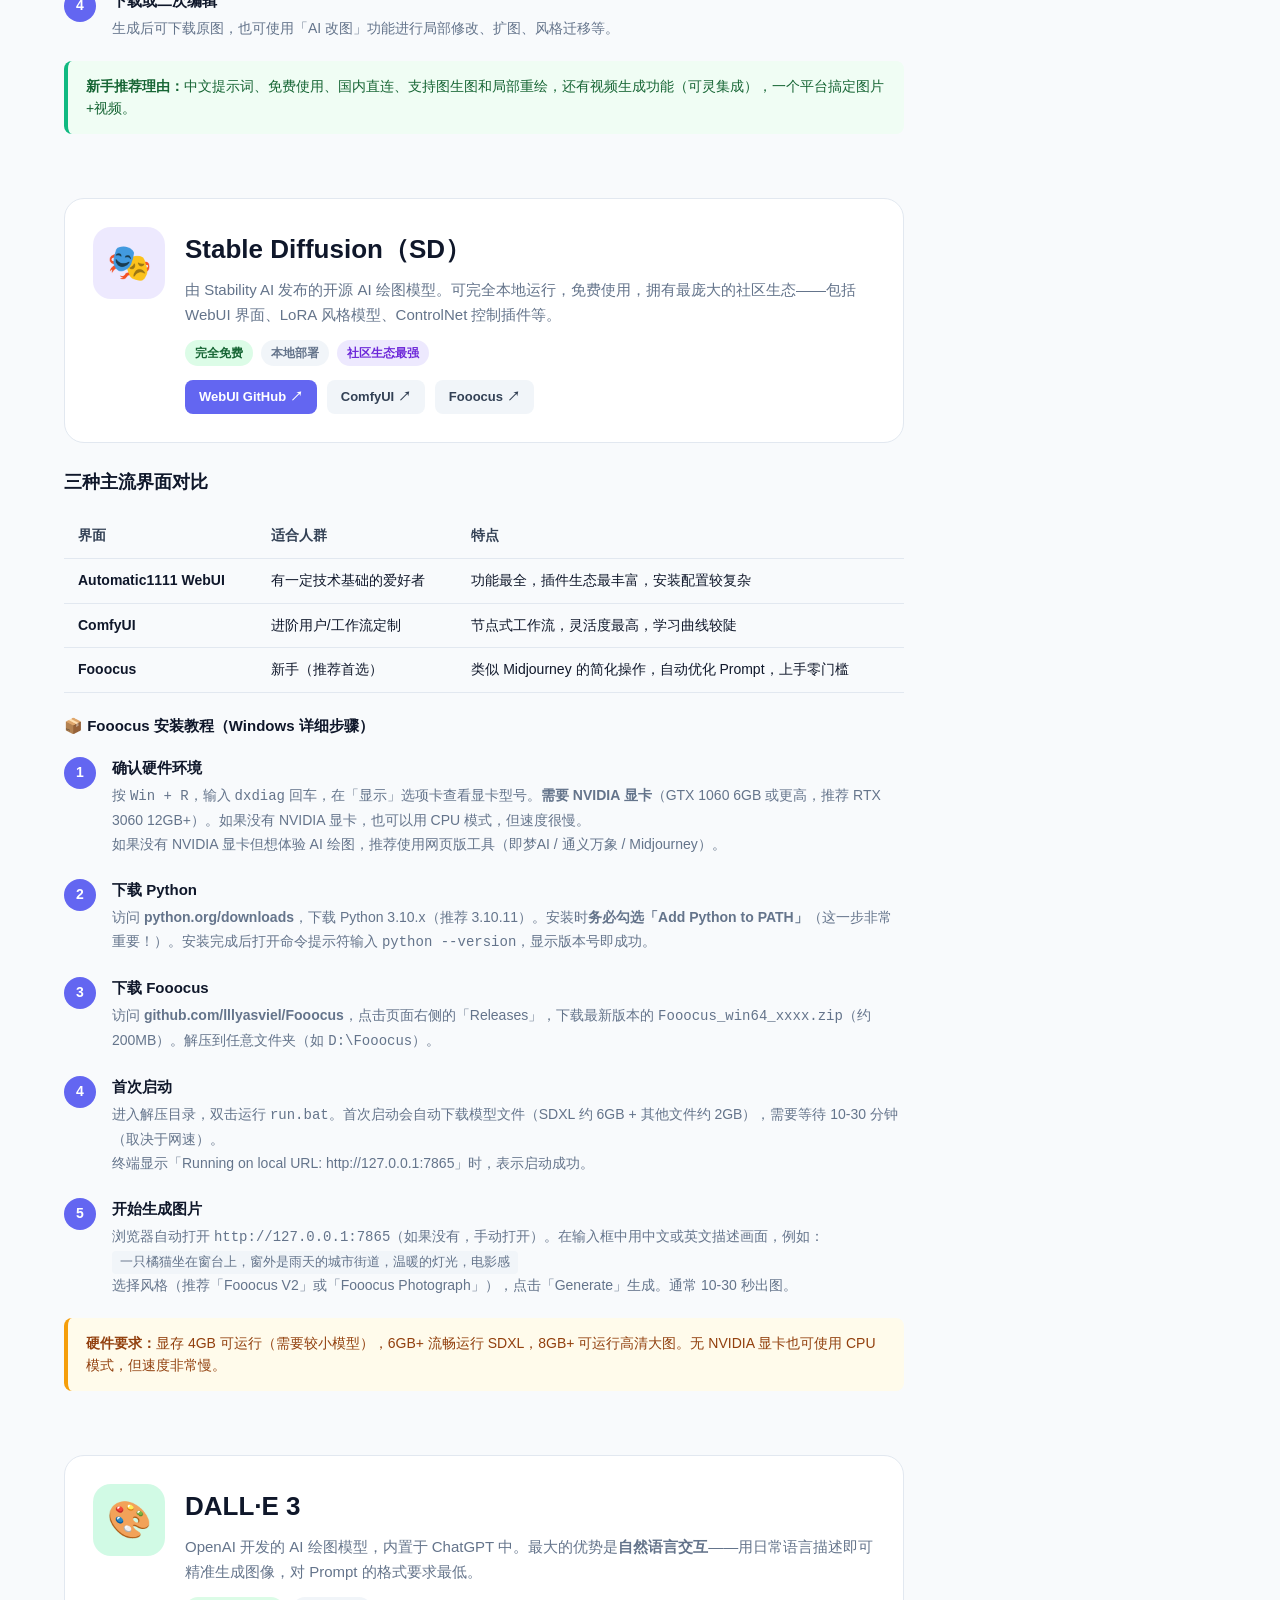
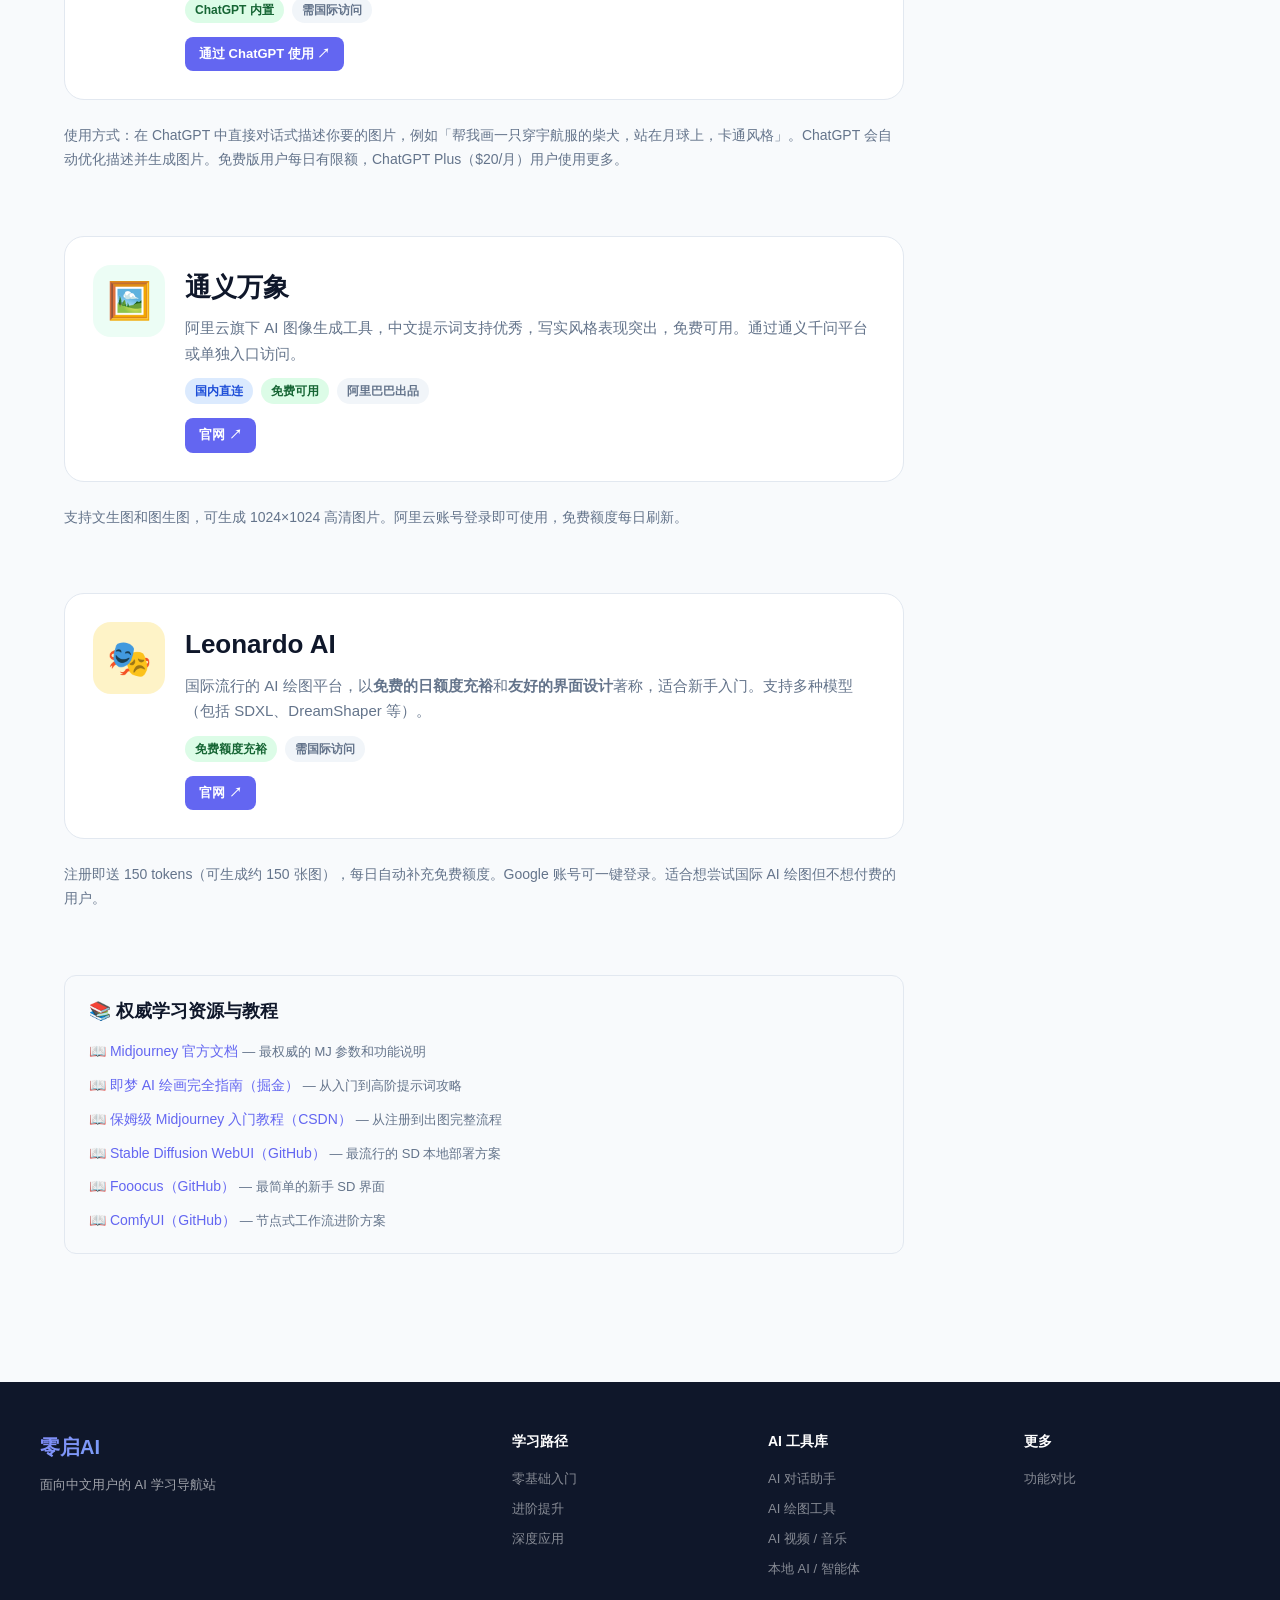
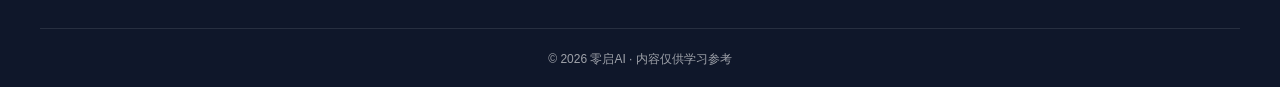
<file: tools/image.html>
<!DOCTYPE html>
<html lang="zh-CN">
<head>
  <meta charset="UTF-8">
  <meta name="viewport" content="width=device-width, initial-scale=1.0">
  <title>AI绘图工具详解 — 零启AI</title>
  <meta name="description" content="Midjourney、即梦AI、通义万象、Stable Diffusion、Leonardo AI、DALL·E 3等AI绘图工具完整使用指南。">
  <meta property="og:title" content="AI绘图工具详解 — 零启AI">
  <meta property="og:description" content="Midjourney、即梦AI、通义万象、Stable Diffusion、Leonardo AI、DALL·E 3等AI绘图工具完整使用指南。">
  <meta property="og:type" content="website">
  <meta property="og:site_name" content="零启AI">
  <meta property="og:url" content="https://lingqi-ai.pages.dev/tools/image.html">
  <meta property="og:image" content="https://lingqi-ai.pages.dev/assets/og-cover.png">
  <link rel="canonical" href="https://lingqi-ai.pages.dev/tools/image.html">
  <link rel="stylesheet" href="../style.css">
  <style>
    .tool-detail { scroll-margin-top: 80px; margin-bottom: 64px; }
    .tool-header { display:flex; align-items:flex-start; gap:20px; background:var(--white); border:1px solid var(--border); border-radius:var(--radius-lg); padding:28px; margin-bottom:24px; }
    .tool-header-icon { width:72px; height:72px; border-radius:18px; display:flex; align-items:center; justify-content:center; font-size:36px; flex-shrink:0; }
    .tool-header-info h2 { font-size:26px; font-weight:800; margin-bottom:6px; }
    .tool-header-info p { font-size:15px; color:var(--mid); margin-bottom:12px; line-height:1.7; }
    .tool-header-meta { display:flex; gap:8px; flex-wrap:wrap; }
    .tool-header-links { margin-top:14px; display:flex; gap:10px; flex-wrap:wrap; }
    .tabs { display:flex; border-bottom:2px solid var(--border); margin-bottom:24px; gap:4px; }
    .tab-btn { padding:10px 20px; border:none; background:none; cursor:pointer; font-size:14px; font-weight:600; color:var(--mid); border-bottom:2px solid transparent; margin-bottom:-2px; transition:all .2s; font-family:var(--font); }
    .tab-btn.active { color:var(--primary); border-bottom-color:var(--primary); }
    .tab-btn:hover { color:var(--primary); }
    .tab-panel { display:none; }
    .tab-panel.active { display:block; }
    .param-table { width:100%; border-collapse:collapse; margin:16px 0; font-size:14px; }
    .param-table th,.param-table td { padding:10px 14px; text-align:left; border-bottom:1px solid var(--border); }
    .param-table th { background:var(--lighter); font-weight:700; color:var(--dark-3); }
    .param-table td code { background:var(--lighter); padding:2px 8px; border-radius:4px; font-size:13px; }
    .resource-box { background:var(--lighter); border:1px solid var(--border); border-radius:var(--radius); padding:20px 24px; margin-top:32px; }
    .resource-box h3 { font-size:18px; font-weight:700; margin-bottom:14px; }
    .resource-list { list-style:none; display:flex; flex-direction:column; gap:10px; }
    .resource-list li { font-size:14px; }
    .resource-list li a { color:var(--primary); }
    .resource-list li a:hover { text-decoration:underline; }
    .resource-list li span { color:var(--mid); font-size:13px; }
  </style>
</head>
<body>
<nav class="site-nav">
  <div class="nav-inner">
    <a href="../index.html" class="nav-logo">零启AI</a>
    <ul class="nav-links">
      <li><a href="../learn/index.html">学习路径</a></li>
      <li class="has-sub">
        <a href="index.html" class="active">AI工具库</a>
        <ul class="sub-menu">
          <li><a href="chat.html">AI 对话助手</a></li>
          <li><a href="image.html">AI 绘图工具</a></li>
          <li><a href="video.html">AI 视频 / 音乐</a></li>
          <li><a href="local.html">本地 AI / 智能体平台</a></li>
        </ul>
      </li>
      <li><a href="../compare/index.html">功能对比</a></li>
      <li><a href="../learn/advanced.html">深度应用</a></li>
    </ul>
  </div>
</nav>

<div class="breadcrumb">
  <a href="../index.html">首页</a><span>›</span>
  <a href="index.html">AI工具库</a><span>›</span>
  <span>AI 绘图工具</span>
</div>

<section class="page-hero">
  <h1>🎨 AI 绘图工具</h1>
  <p>国内外主流 AI 绘图工具完整指南，含访问注册、安装部署、上手教程与进阶技巧</p>
</section>

<div class="main-content">
  <div class="content-grid">
    <div class="content-main">

      <!-- Midjourney -->
      <div class="tool-detail" id="midjourney">
        <div class="tool-header">
          <div class="tool-header-icon" style="background:#1e293b;color:#fff;">MJ</div>
          <div class="tool-header-info">
            <h2>Midjourney</h2>
            <p>公认的 AI 绘图天花板，通过 Discord 使用，以极高的图像质量和丰富的艺术风格著称。由 Midjourney Inc. 开发，2022年发布，已迭代至 V6 版本。</p>
            <div class="tool-header-meta">
              <span class="badge badge-orange">国际顶级</span>
              <span class="badge badge-gray">订阅制 $10/月起</span>
              <span class="badge badge-gray">需国际访问</span>
            </div>
            <div class="tool-header-links">
              <a href="https://www.midjourney.com" target="_blank" class="btn btn-primary btn-sm">官网 ↗</a>
              <a href="https://docs.midjourney.com" target="_blank" class="btn btn-ghost btn-sm">官方文档 ↗</a>
              <a href="../compare/index.html#image" class="btn btn-ghost btn-sm">工具对比</a>
            </div>
          </div>
        </div>
        <div class="tabs">
          <button class="tab-btn active" onclick="switchTab(this,'mj-what')">是什么</button>
          <button class="tab-btn" onclick="switchTab(this,'mj-access')">如何访问</button>
          <button class="tab-btn" onclick="switchTab(this,'mj-start')">快速上手</button>
          <button class="tab-btn" onclick="switchTab(this,'mj-pro')">进阶技巧</button>
        </div>
        <div id="mj-what" class="tab-panel active">
          <h3 style="font-size:18px;font-weight:700;margin-bottom:12px;">Midjourney 是什么？</h3>
          <p style="margin-bottom:16px;font-size:15px;color:var(--dark-3);">Midjourney 是一款 AI 图像生成工具，用户通过输入文字描述（Prompt），即可在数十秒内生成高质量图像。当前版本 V6 在写实、插画、概念设计、摄影风格等各方面表现均为行业领先。</p>
          <p style="margin-bottom:16px;font-size:15px;color:var(--dark-3);">Midjourney 的特色在于：<strong>艺术风格多样性</strong>（油画、水彩、像素风、3D 渲染等）、<strong>极高的细节控制</strong>（通过参数精确控制比例、风格化程度、版本等）、<strong>活跃的社区生态</strong>（Discord 社区内可观看他人创作并学习 Prompt 写法）。</p>
          <div class="tip tip-warn">
            <strong>注意：</strong>Midjourney 通过 Discord 运行，<strong>不支持中国大陆手机号</strong>注册 Discord。需要国际邮箱（Gmail 等）或手机号，并具备国际网络访问能力。
          </div>
        </div>
        <div id="mj-access" class="tab-panel">
          <h3 style="font-size:18px;font-weight:700;margin-bottom:16px;">如何访问 Midjourney？</h3>
          <ul class="steps">
            <li><div class="step-num">1</div><div class="step-body"><h4>注册 Discord 账号</h4><p>访问 discord.com 注册，建议使用 Gmail 邮箱，无需绑定手机号也可注册成功。</p></div></li>
            <li><div class="step-num">2</div><div class="step-body"><h4>加入 Midjourney 官方服务器</h4><p>访问 midjourney.com，点击「Join the Beta」，会跳转到 Discord 邀请链接，接受后进入 Midjourney 服务器。</p></div></li>
            <li><div class="step-num">3</div><div class="step-body"><h4>选择订阅方案</h4><p>在 <code>/subscribe</code> 页面选择方案：Basic（$10/月，约200张图/月）、Standard（$30/月，15小时快生成）、Pro（$60/月）。也可通过第三方平台购买。</p></div></li>
          </ul>
        </div>
        <div id="mj-start" class="tab-panel">
          <h3 style="font-size:18px;font-weight:700;margin-bottom:16px;">快速上手</h3>
          <ul class="steps">
            <li><div class="step-num">1</div><div class="step-body"><h4>找到生成频道</h4><p>进入 Midjourney 服务器，在左侧频道列表找到以 <code>newbies-</code> 开头的频道（新手频道）。</p></div></li>
            <li><div class="step-num">2</div><div class="step-body"><h4>输入 Prompt 生成图片</h4><p>输入 <code>/imagine</code> 命令，在 prompt 字段用英文描述你想要的画面，按回车即可。例如：<br><code style="background:var(--light);padding:4px 8px;border-radius:4px;font-size:13px;">/imagine a cute cat sitting on a windowsill, watercolor style --ar 16:9</code></p></div></li>
            <li><div class="step-num">3</div><div class="step-body"><h4>选择并放大</h4><p>生成 4 张候选图后，点击 U1-U4 放大单张，点击 V1-V4 基于该张变体再生成。放大完成后可直接下载。</p></div></li>
          </ul>
        </div>
        <div id="mj-pro" class="tab-panel">
          <h3 style="font-size:18px;font-weight:700;margin-bottom:16px;">进阶技巧</h3>
          <h4 style="font-size:15px;font-weight:700;margin-bottom:10px;">常用参数</h4>
          <table class="param-table">
            <thead><tr><th>参数</th><th>作用</th><th>示例</th></tr></thead>
            <tbody>
              <tr><td><code>--ar</code></td><td>画面比例</td><td><code>--ar 16:9</code>（横屏）<code>--ar 9:16</code>（竖屏）</td></tr>
              <tr><td><code>--v</code></td><td>模型版本</td><td><code>--v 6.1</code>（最新版）</td></tr>
              <tr><td><code>--s</code></td><td>风格化程度（0-1000）</td><td><code>--s 250</code>（中等艺术化）</td></tr>
              <tr><td><code>--q</code></td><td>图像质量</td><td><code>--q 2</code>（高画质）</td></tr>
              <tr><td><code>--no</code></td><td>排除元素</td><td><code>--no text, watermark</code></td></tr>
              <tr><td><code>--cref</code></td><td>角色一致性参考</td><td><code>--cref URL</code></td></tr>
            </tbody>
          </table>
          <h4 style="font-size:15px;font-weight:700;margin:20px 0 10px;">垫图技巧（Image Prompt）</h4>
          <p style="font-size:14px;color:var(--mid);margin-bottom:16px;">在 <code>/imagine</code> 后先粘贴图片URL或直接拖拽图片，再写文字描述，Midjourney 会基于参考图的构图/色调/风格生成新图。适合风格迁移、角色一致、产品场景图等。</p>
          <div class="tip tip-info">
            <strong>Prompt 写作核心原则：</strong>主体描述在前（"a beautiful woman"），风格/氛围在后（"cinematic lighting, 8K, highly detailed"），参数在最后（"--ar 3:4 --v 6.1"）。中文 Prompt 需翻译为英文效果更佳。
          </div>
        </div>
      </div>

      <!-- 即梦AI -->
      <div class="tool-detail" id="jimeng">
        <div class="tool-header">
          <div class="tool-header-icon" style="background:#fce7f3;">✨</div>
          <div class="tool-header-info">
            <h2>即梦 AI</h2>
            <p>字节跳动旗下 AI 创作平台，支持图片生成和视频生成，中文提示词友好，免费额度充裕，是国内用户上手 AI 绘图的最佳选择之一。</p>
            <div class="tool-header-meta">
              <span class="badge badge-blue">国内直连</span>
              <span class="badge badge-green">免费额度</span>
              <span class="badge badge-orange">字节跳动出品</span>
            </div>
            <div class="tool-header-links">
              <a href="https://jimeng.jianying.com" target="_blank" class="btn btn-primary btn-sm">官网 ↗</a>
              <a href="../compare/index.html#image" class="btn btn-ghost btn-sm">工具对比</a>
            </div>
          </div>
        </div>
        <h3 style="font-size:18px;font-weight:700;margin-bottom:12px;">快速上手即梦 AI</h3>
        <ul class="steps">
          <li><div class="step-num">1</div><div class="step-body"><h4>访问 jimeng.jianying.com</h4><p>国内直接访问，抖音/剪映账号可直接登录，也可手机号注册。</p></div></li>
          <li><div class="step-num">2</div><div class="step-body"><h4>进入「AI 绘画」</h4><p>首页选择「AI 绘画」模块，在输入框中用<strong>中文</strong>描述你想要的画面。</p></div></li>
          <li><div class="step-num">3</div><div class="step-body"><h4>选择模型和比例</h4><p>可选模型风格（写实/动漫/插画等），选择画面比例（1:1、16:9、9:16等），点击生成。</p></div></li>
          <li><div class="step-num">4</div><div class="step-body"><h4>下载或二次编辑</h4><p>生成后可下载原图，也可使用「AI 改图」功能进行局部修改、扩图、风格迁移等。</p></div></li>
        </ul>
        <div class="tip tip-success">
          <strong>新手推荐理由：</strong>中文提示词、免费使用、国内直连、支持图生图和局部重绘，还有视频生成功能（可灵集成），一个平台搞定图片+视频。
        </div>
      </div>

      <!-- Stable Diffusion -->
      <div class="tool-detail" id="sd">
        <div class="tool-header">
          <div class="tool-header-icon" style="background:#ede9fe;">🎭</div>
          <div class="tool-header-info">
            <h2>Stable Diffusion（SD）</h2>
            <p>由 Stability AI 发布的开源 AI 绘图模型。可完全本地运行，免费使用，拥有最庞大的社区生态——包括 WebUI 界面、LoRA 风格模型、ControlNet 控制插件等。</p>
            <div class="tool-header-meta">
              <span class="badge badge-green">完全免费</span>
              <span class="badge badge-gray">本地部署</span>
              <span class="badge badge-purple">社区生态最强</span>
            </div>
            <div class="tool-header-links">
              <a href="https://github.com/AUTOMATIC1111/stable-diffusion-webui" target="_blank" class="btn btn-primary btn-sm">WebUI GitHub ↗</a>
              <a href="https://github.com/comfyanonymous/ComfyUI" target="_blank" class="btn btn-ghost btn-sm">ComfyUI ↗</a>
              <a href="https://github.com/lllyasviel/Fooocus" target="_blank" class="btn btn-ghost btn-sm">Fooocus ↗</a>
            </div>
          </div>
        </div>
        <h3 style="font-size:18px;font-weight:700;margin-bottom:12px;">三种主流界面对比</h3>
        <table class="param-table">
          <thead><tr><th>界面</th><th>适合人群</th><th>特点</th></tr></thead>
          <tbody>
            <tr><td><strong>Automatic1111 WebUI</strong></td><td>有一定技术基础的爱好者</td><td>功能最全，插件生态最丰富，安装配置较复杂</td></tr>
            <tr><td><strong>ComfyUI</strong></td><td>进阶用户/工作流定制</td><td>节点式工作流，灵活度最高，学习曲线较陡</td></tr>
            <tr><td><strong>Fooocus</strong></td><td>新手（推荐首选）</td><td>类似 Midjourney 的简化操作，自动优化 Prompt，上手零门槛</td></tr>
          </tbody>
        </table>
        <h4 style="font-size:15px;font-weight:700;margin:20px 0 10px;">📦 Fooocus 安装教程（Windows 详细步骤）</h4>
        <ul class="steps">
          <li>
            <div class="step-num">1</div>
            <div class="step-body">
              <h4>确认硬件环境</h4>
              <p>按 <code>Win + R</code>，输入 <code>dxdiag</code> 回车，在「显示」选项卡查看显卡型号。<strong>需要 NVIDIA 显卡</strong>（GTX 1060 6GB 或更高，推荐 RTX 3060 12GB+）。如果没有 NVIDIA 显卡，也可以用 CPU 模式，但速度很慢。<br>
              如果没有 NVIDIA 显卡但想体验 AI 绘图，推荐使用网页版工具（即梦AI / 通义万象 / Midjourney）。</p>
            </div>
          </li>
          <li>
            <div class="step-num">2</div>
            <div class="step-body">
              <h4>下载 Python</h4>
              <p>访问 <strong>python.org/downloads</strong>，下载 Python 3.10.x（推荐 3.10.11）。安装时<strong>务必勾选「Add Python to PATH」</strong>（这一步非常重要！）。安装完成后打开命令提示符输入 <code>python --version</code>，显示版本号即成功。</p>
            </div>
          </li>
          <li>
            <div class="step-num">3</div>
            <div class="step-body">
              <h4>下载 Fooocus</h4>
              <p>访问 <strong>github.com/lllyasviel/Fooocus</strong>，点击页面右侧的「Releases」，下载最新版本的 <code>Fooocus_win64_xxxx.zip</code>（约 200MB）。解压到任意文件夹（如 <code>D:\Fooocus</code>）。</p>
            </div>
          </li>
          <li>
            <div class="step-num">4</div>
            <div class="step-body">
              <h4>首次启动</h4>
              <p>进入解压目录，双击运行 <code>run.bat</code>。首次启动会自动下载模型文件（SDXL 约 6GB + 其他文件约 2GB），需要等待 10-30 分钟（取决于网速）。<br>
              终端显示「Running on local URL: http://127.0.0.1:7865」时，表示启动成功。</p>
            </div>
          </li>
          <li>
            <div class="step-num">5</div>
            <div class="step-body">
              <h4>开始生成图片</h4>
              <p>浏览器自动打开 <code>http://127.0.0.1:7865</code>（如果没有，手动打开）。在输入框中用中文或英文描述画面，例如：<br>
              <code style="background:var(--light);padding:4px 8px;border-radius:4px;font-size:13px;">一只橘猫坐在窗台上，窗外是雨天的城市街道，温暖的灯光，电影感</code><br>
              选择风格（推荐「Fooocus V2」或「Fooocus Photograph」），点击「Generate」生成。通常 10-30 秒出图。</p>
            </div>
          </li>
        </ul>
        <div class="tip tip-warn">
          <strong>硬件要求：</strong>显存 4GB 可运行（需要较小模型），6GB+ 流畅运行 SDXL，8GB+ 可运行高清大图。无 NVIDIA 显卡也可使用 CPU 模式，但速度非常慢。
        </div>
      </div>

      <!-- DALL·E 3 -->
      <div class="tool-detail" id="dalle">
        <div class="tool-header">
          <div class="tool-header-icon" style="background:#d1fae5;">🎨</div>
          <div class="tool-header-info">
            <h2>DALL·E 3</h2>
            <p>OpenAI 开发的 AI 绘图模型，内置于 ChatGPT 中。最大的优势是<strong>自然语言交互</strong>——用日常语言描述即可精准生成图像，对 Prompt 的格式要求最低。</p>
            <div class="tool-header-meta">
              <span class="badge badge-green">ChatGPT 内置</span>
              <span class="badge badge-gray">需国际访问</span>
            </div>
            <div class="tool-header-links">
              <a href="https://chatgpt.com" target="_blank" class="btn btn-primary btn-sm">通过 ChatGPT 使用 ↗</a>
            </div>
          </div>
        </div>
        <p style="font-size:14px;color:var(--mid);margin-bottom:16px;">使用方式：在 ChatGPT 中直接对话式描述你要的图片，例如「帮我画一只穿宇航服的柴犬，站在月球上，卡通风格」。ChatGPT 会自动优化描述并生成图片。免费版用户每日有限额，ChatGPT Plus（$20/月）用户使用更多。</p>
      </div>

      <!-- 通义万象 -->
      <div class="tool-detail" id="tongyi-wx">
        <div class="tool-header">
          <div class="tool-header-icon" style="background:#ecfdf5;">🖼️</div>
          <div class="tool-header-info">
            <h2>通义万象</h2>
            <p>阿里云旗下 AI 图像生成工具，中文提示词支持优秀，写实风格表现突出，免费可用。通过通义千问平台或单独入口访问。</p>
            <div class="tool-header-meta">
              <span class="badge badge-blue">国内直连</span>
              <span class="badge badge-green">免费可用</span>
              <span class="badge badge-gray">阿里巴巴出品</span>
            </div>
            <div class="tool-header-links">
              <a href="https://tongyi.aliyun.com/wanxiang" target="_blank" class="btn btn-primary btn-sm">官网 ↗</a>
            </div>
          </div>
        </div>
        <p style="font-size:14px;color:var(--mid);">支持文生图和图生图，可生成 1024×1024 高清图片。阿里云账号登录即可使用，免费额度每日刷新。</p>
      </div>

      <!-- Leonardo AI -->
      <div class="tool-detail" id="leonardo">
        <div class="tool-header">
          <div class="tool-header-icon" style="background:#fef3c7;">🎭</div>
          <div class="tool-header-info">
            <h2>Leonardo AI</h2>
            <p>国际流行的 AI 绘图平台，以<strong>免费的日额度充裕</strong>和<strong>友好的界面设计</strong>著称，适合新手入门。支持多种模型（包括 SDXL、DreamShaper 等）。</p>
            <div class="tool-header-meta">
              <span class="badge badge-green">免费额度充裕</span>
              <span class="badge badge-gray">需国际访问</span>
            </div>
            <div class="tool-header-links">
              <a href="https://leonardo.ai" target="_blank" class="btn btn-primary btn-sm">官网 ↗</a>
            </div>
          </div>
        </div>
        <p style="font-size:14px;color:var(--mid);">注册即送 150 tokens（可生成约 150 张图），每日自动补充免费额度。Google 账号可一键登录。适合想尝试国际 AI 绘图但不想付费的用户。</p>
      </div>

      <!-- 学习资源 -->
      <div class="resource-box">
        <h3>📚 权威学习资源与教程</h3>
        <ul class="resource-list">
          <li><a href="https://docs.midjourney.com" target="_blank">📖 Midjourney 官方文档</a> <span>— 最权威的 MJ 参数和功能说明</span></li>
          <li><a href="https://juejin.cn/post/7502880222406344723" target="_blank">📖 即梦 AI 绘画完全指南（掘金）</a> <span>— 从入门到高阶提示词攻略</span></li>
          <li><a href="https://blog.csdn.net/A1353192296/article/details/145515021" target="_blank">📖 保姆级 Midjourney 入门教程（CSDN）</a> <span>— 从注册到出图完整流程</span></li>
          <li><a href="https://github.com/AUTOMATIC1111/stable-diffusion-webui" target="_blank">📖 Stable Diffusion WebUI（GitHub）</a> <span>— 最流行的 SD 本地部署方案</span></li>
          <li><a href="https://github.com/lllyasviel/Fooocus" target="_blank">📖 Fooocus（GitHub）</a> <span>— 最简单的新手 SD 界面</span></li>
          <li><a href="https://github.com/comfyanonymous/ComfyUI" target="_blank">📖 ComfyUI（GitHub）</a> <span>— 节点式工作流进阶方案</span></li>
        </ul>
      </div>

    </div><!-- .content-main -->

    <aside class="content-sidebar">
      <div class="sidebar-box">
        <h3>🧭 本页工具快速跳转</h3>
        <ul class="sidebar-nav">
          <li><a href="#midjourney">🎨 Midjourney</a></li>
          <li><a href="#jimeng">✨ 即梦 AI</a></li>
          <li><a href="#sd">🎭 Stable Diffusion</a></li>
          <li><a href="#dalle">🖼️ DALL·E 3</a></li>
          <li><a href="#tongyi-wx">🖼️ 通义万象</a></li>
          <li><a href="#leonardo">🎭 Leonardo AI</a></li>
        </ul>
      </div>
      <div class="sidebar-box">
        <h3>⚖️ 怎么选？</h3>
        <ul style="list-style:none;display:flex;flex-direction:column;gap:12px;font-size:13px;">
          <li><strong>国内直连，零门槛</strong><br><span style="color:var(--mid);">→ 即梦 AI / 通义万象</span></li>
          <li><strong>最高画质，不差钱</strong><br><span style="color:var(--mid);">→ Midjourney（$10/月起）</span></li>
          <li><strong>完全免费，本地运行</strong><br><span style="color:var(--mid);">→ Stable Diffusion + Fooocus</span></li>
          <li><strong>自然语言画图</strong><br><span style="color:var(--mid);">→ DALL·E 3（通过 ChatGPT）</span></li>
          <li><strong>免费体验国际工具</strong><br><span style="color:var(--mid);">→ Leonardo AI（每日免费额度）</span></li>
        </ul>
      </div>
      <div class="sidebar-box">
        <h3>🔗 相关页面</h3>
        <ul class="sidebar-nav">
          <li><a href="../compare/index.html#image">绘图工具横向对比</a></li>
          <li><a href="../learn/beginner.html">零基础入门指南</a></li>
          <li><a href="video.html">AI 视频 / 音乐工具</a></li>
        </ul>
      </div>
    </aside>

  </div><!-- .content-grid -->
</div>

<footer class="site-footer">
  <div class="footer-inner">
    <div class="footer-grid">
      <div class="footer-brand"><h3>零启AI</h3><p>面向中文用户的 AI 学习导航站</p></div>
      <div class="footer-col"><h4>学习路径</h4><a href="../learn/beginner.html">零基础入门</a><a href="../learn/intermediate.html">进阶提升</a><a href="../learn/advanced.html">深度应用</a></div>
      <div class="footer-col"><h4>AI 工具库</h4><a href="chat.html">AI 对话助手</a><a href="image.html">AI 绘图工具</a><a href="video.html">AI 视频 / 音乐</a><a href="local.html">本地 AI / 智能体</a></div>
      <div class="footer-col"><h4>更多</h4><a href="../compare/index.html">功能对比</a></div>
    </div>
    <div class="footer-bottom"><p>© 2026 零启AI · 内容仅供学习参考</p></div>
  </div>
</footer>
<script src="../app.js"></script>
<script>function switchTab(btn,panelId){const d=btn.closest('.tool-detail');d.querySelectorAll('.tab-btn').forEach(b=>b.classList.remove('active'));d.querySelectorAll('.tab-panel').forEach(p=>p.classList.remove('active'));btn.classList.add('active');document.getElementById(panelId).classList.add('active');}</script>
</body>
</html>
</file>
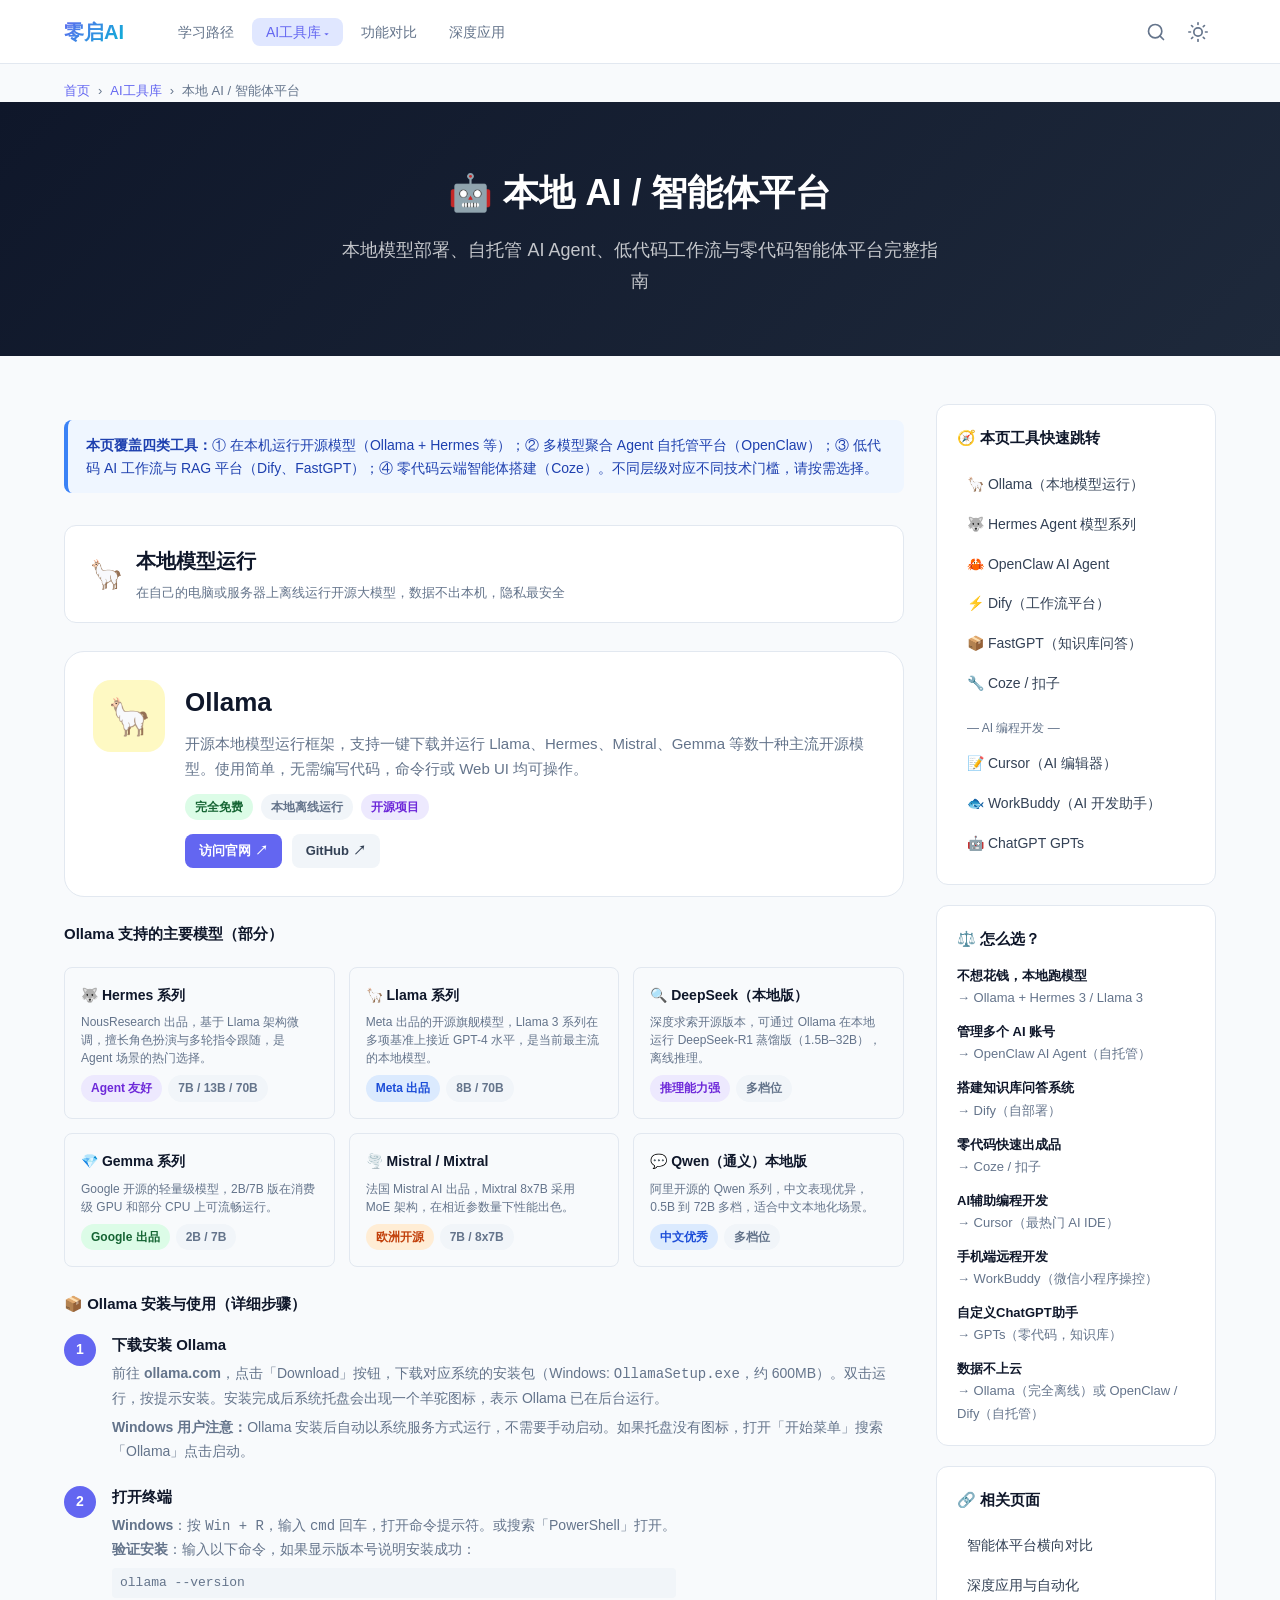
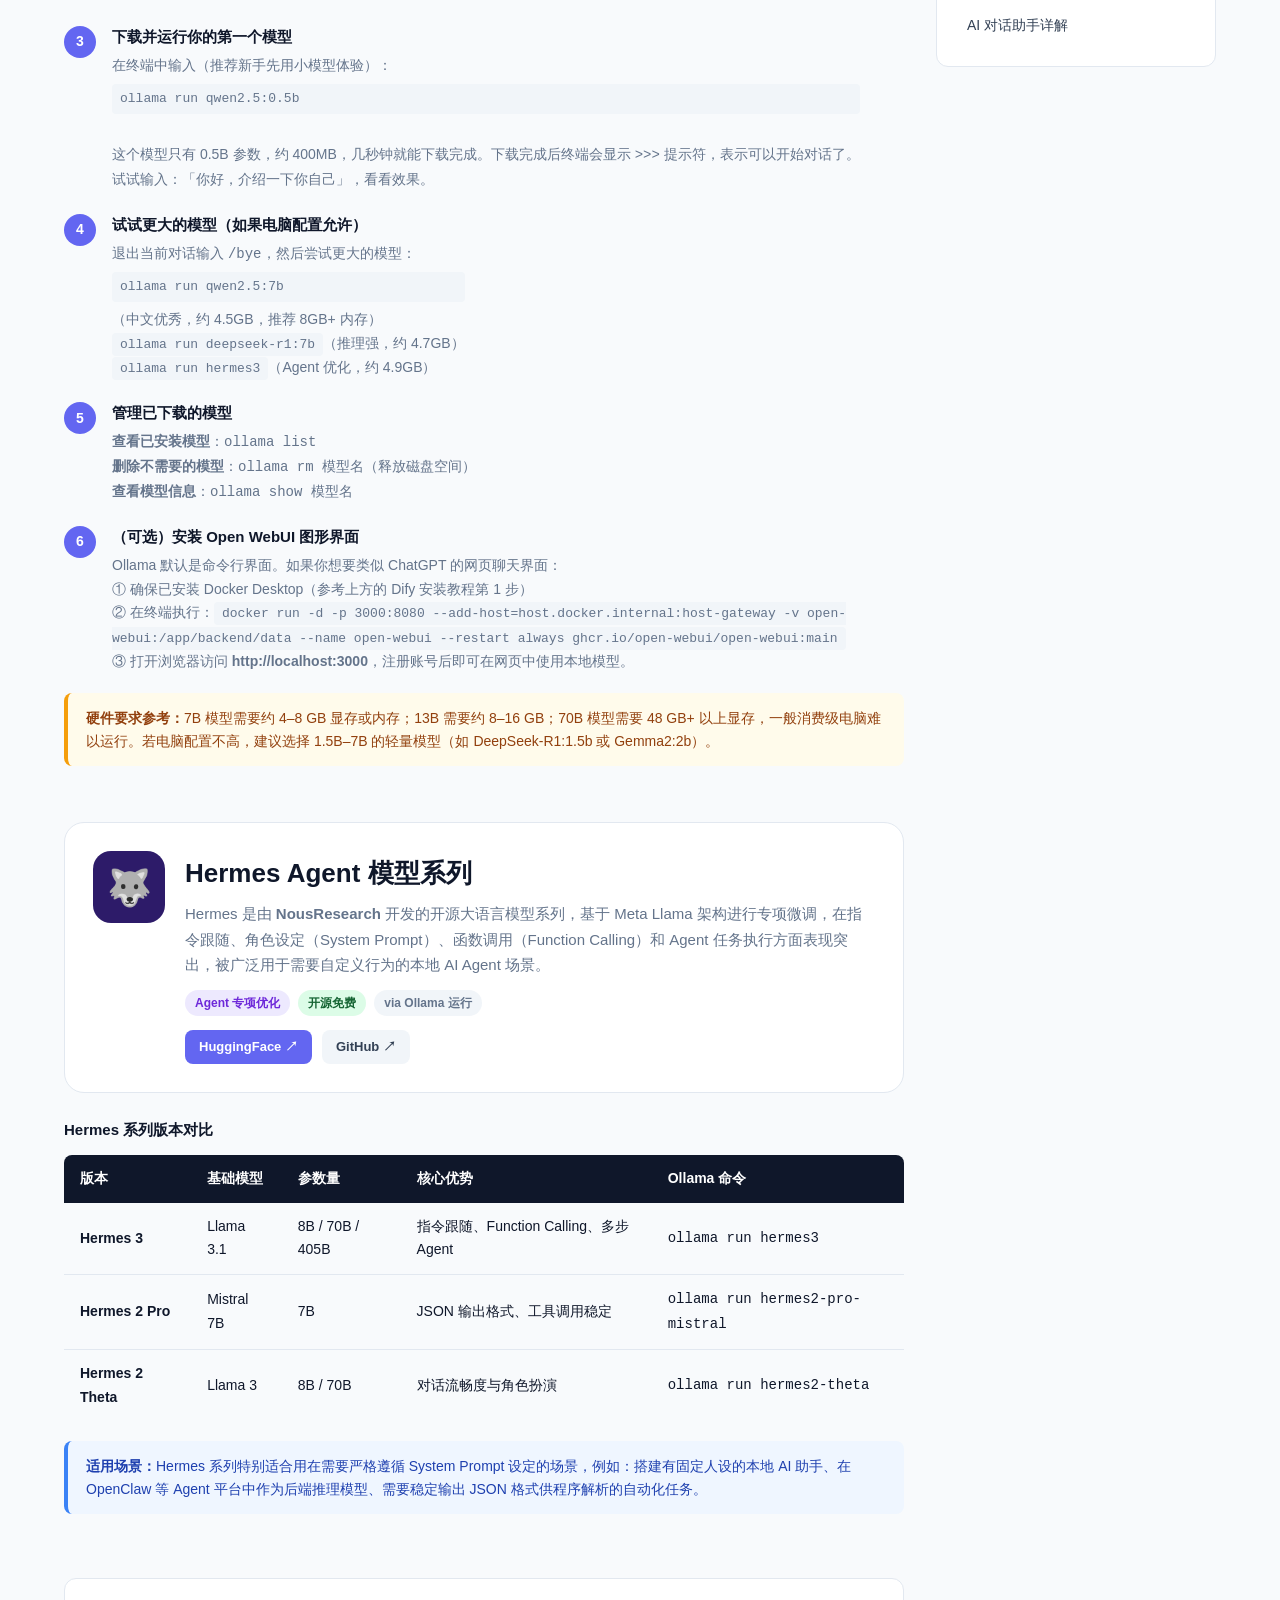
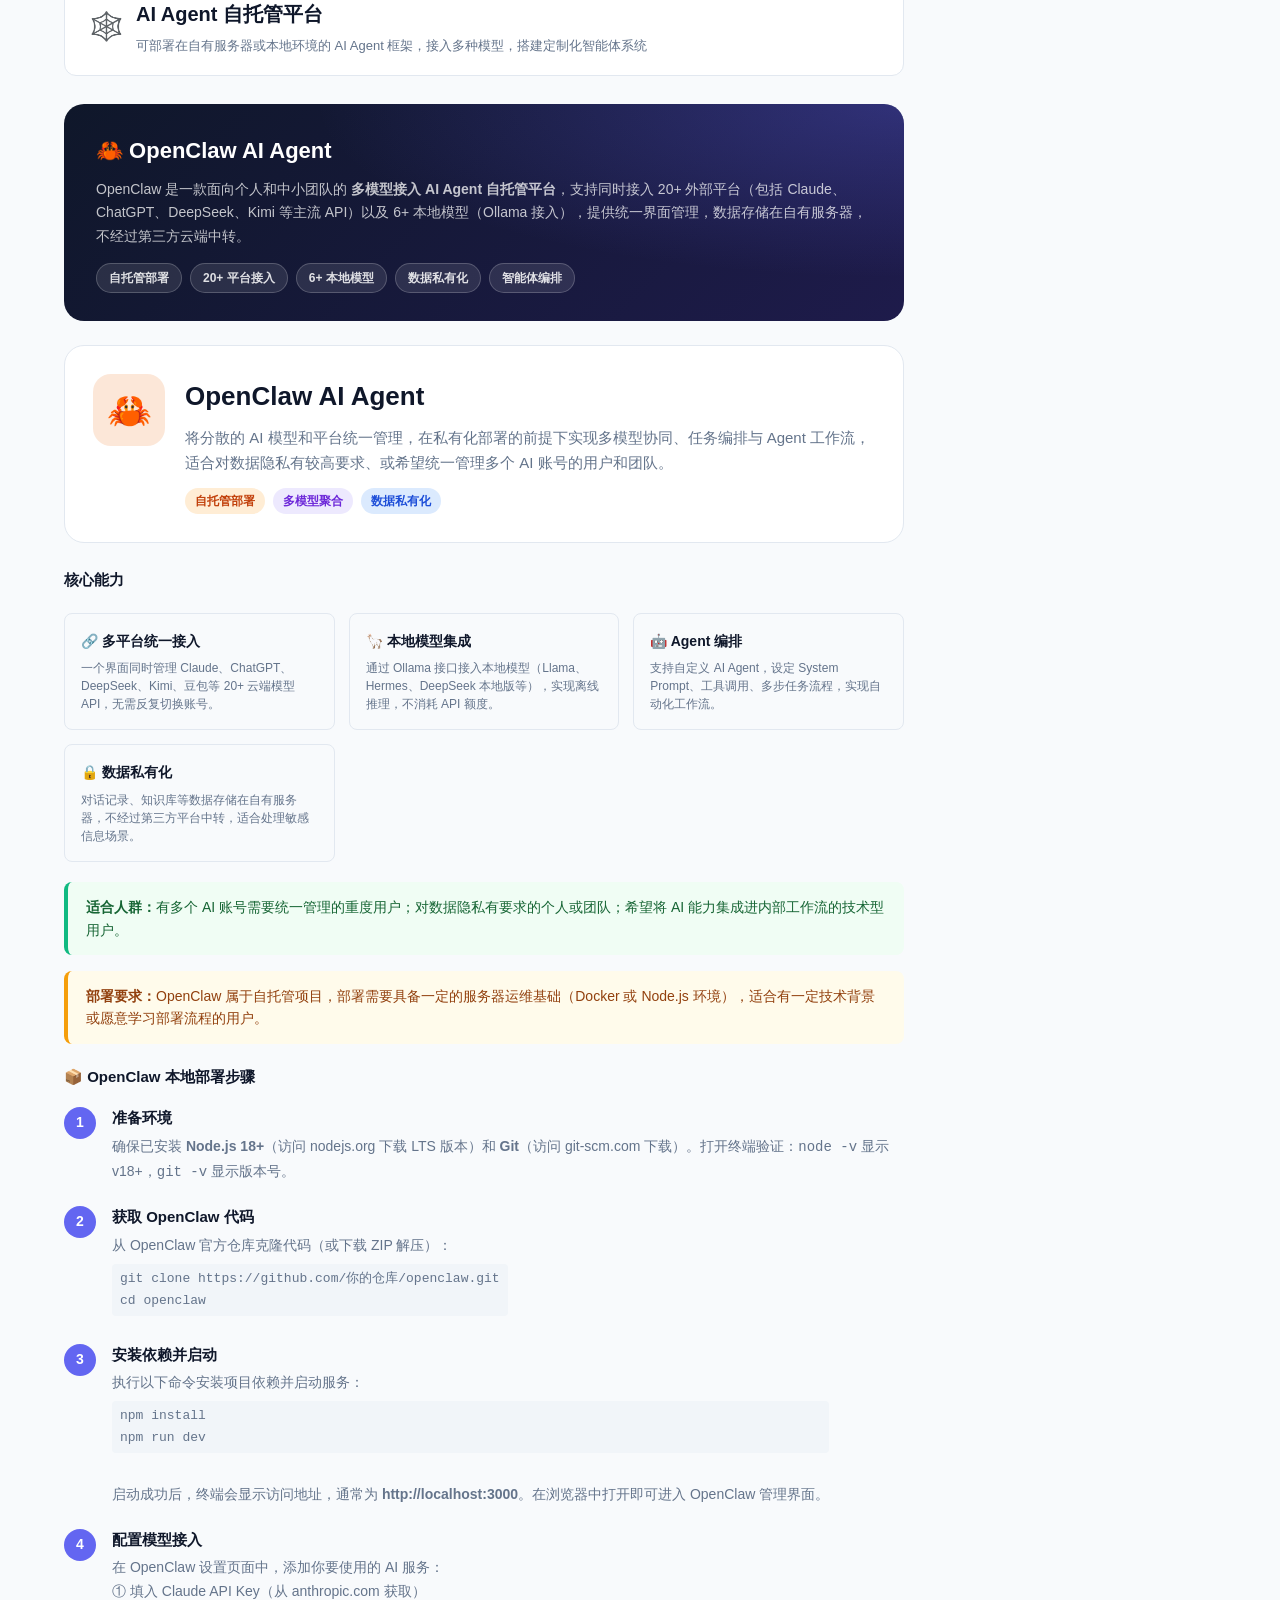
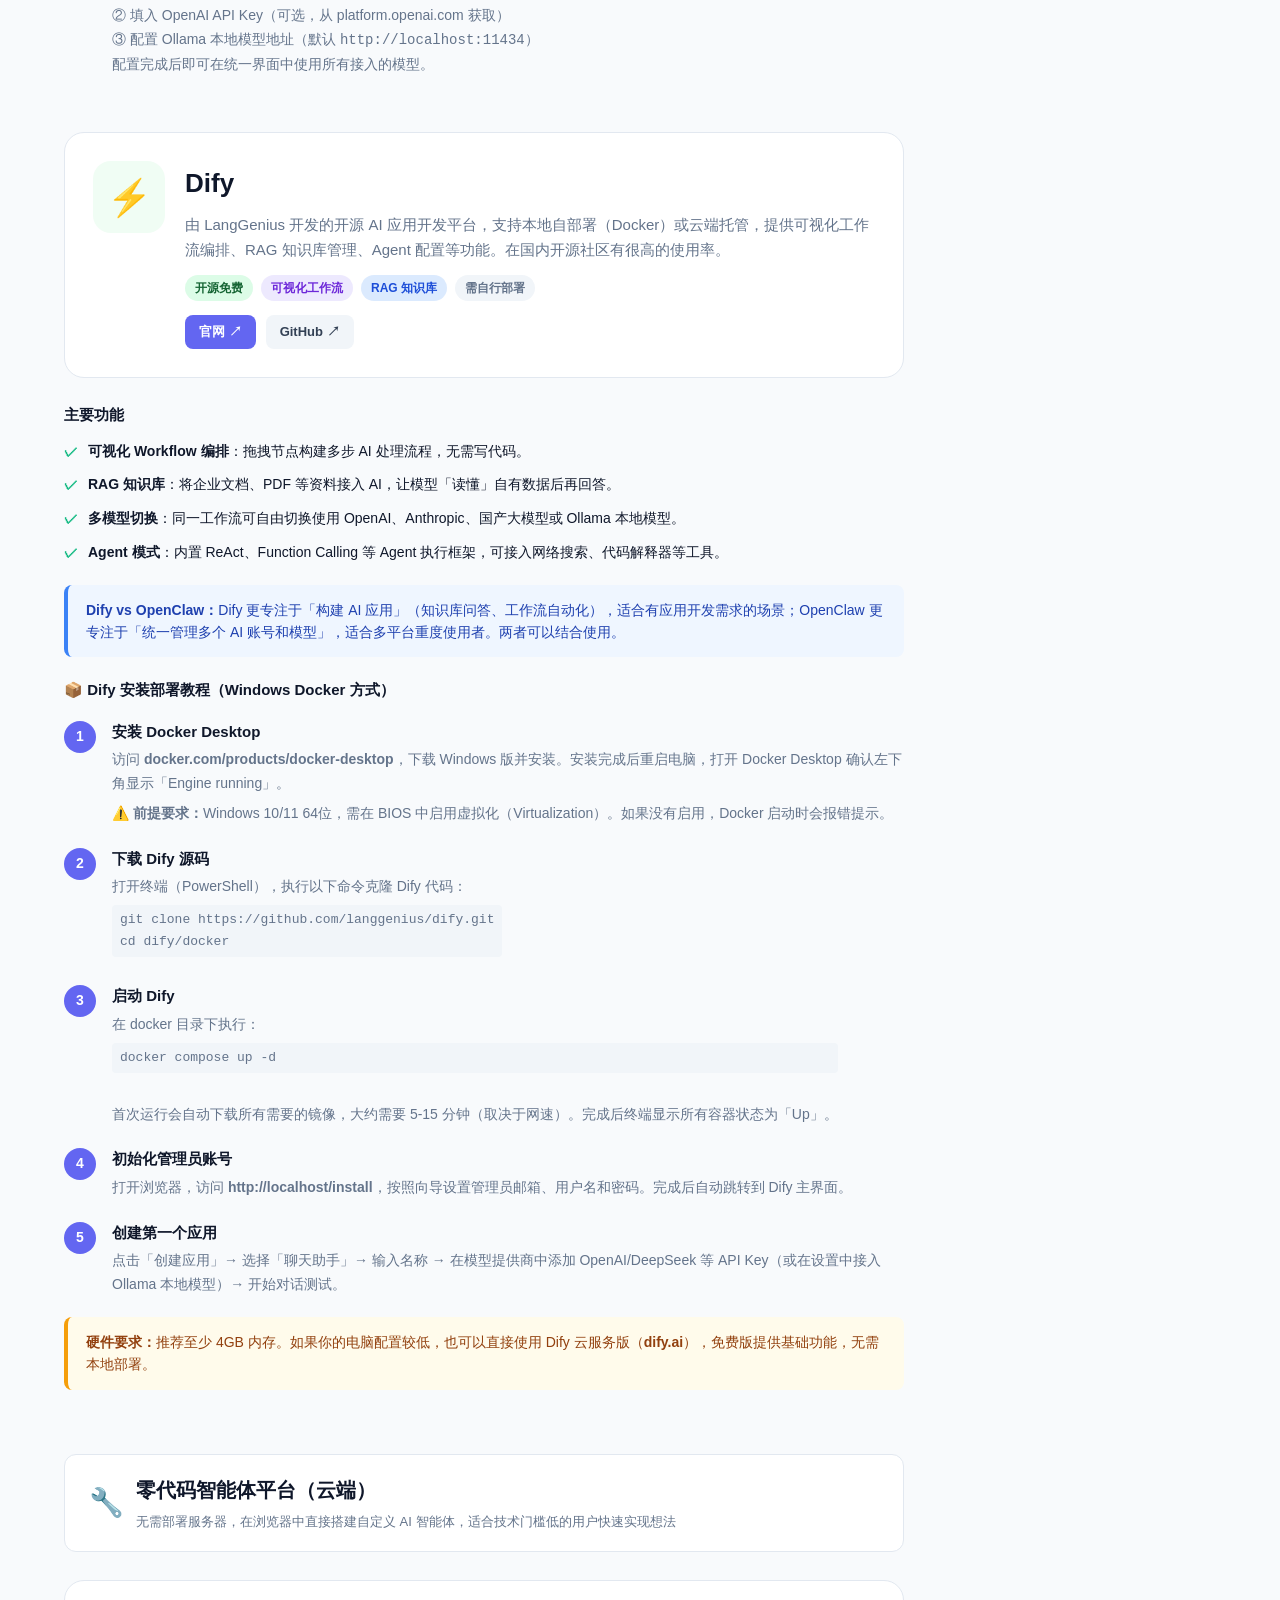
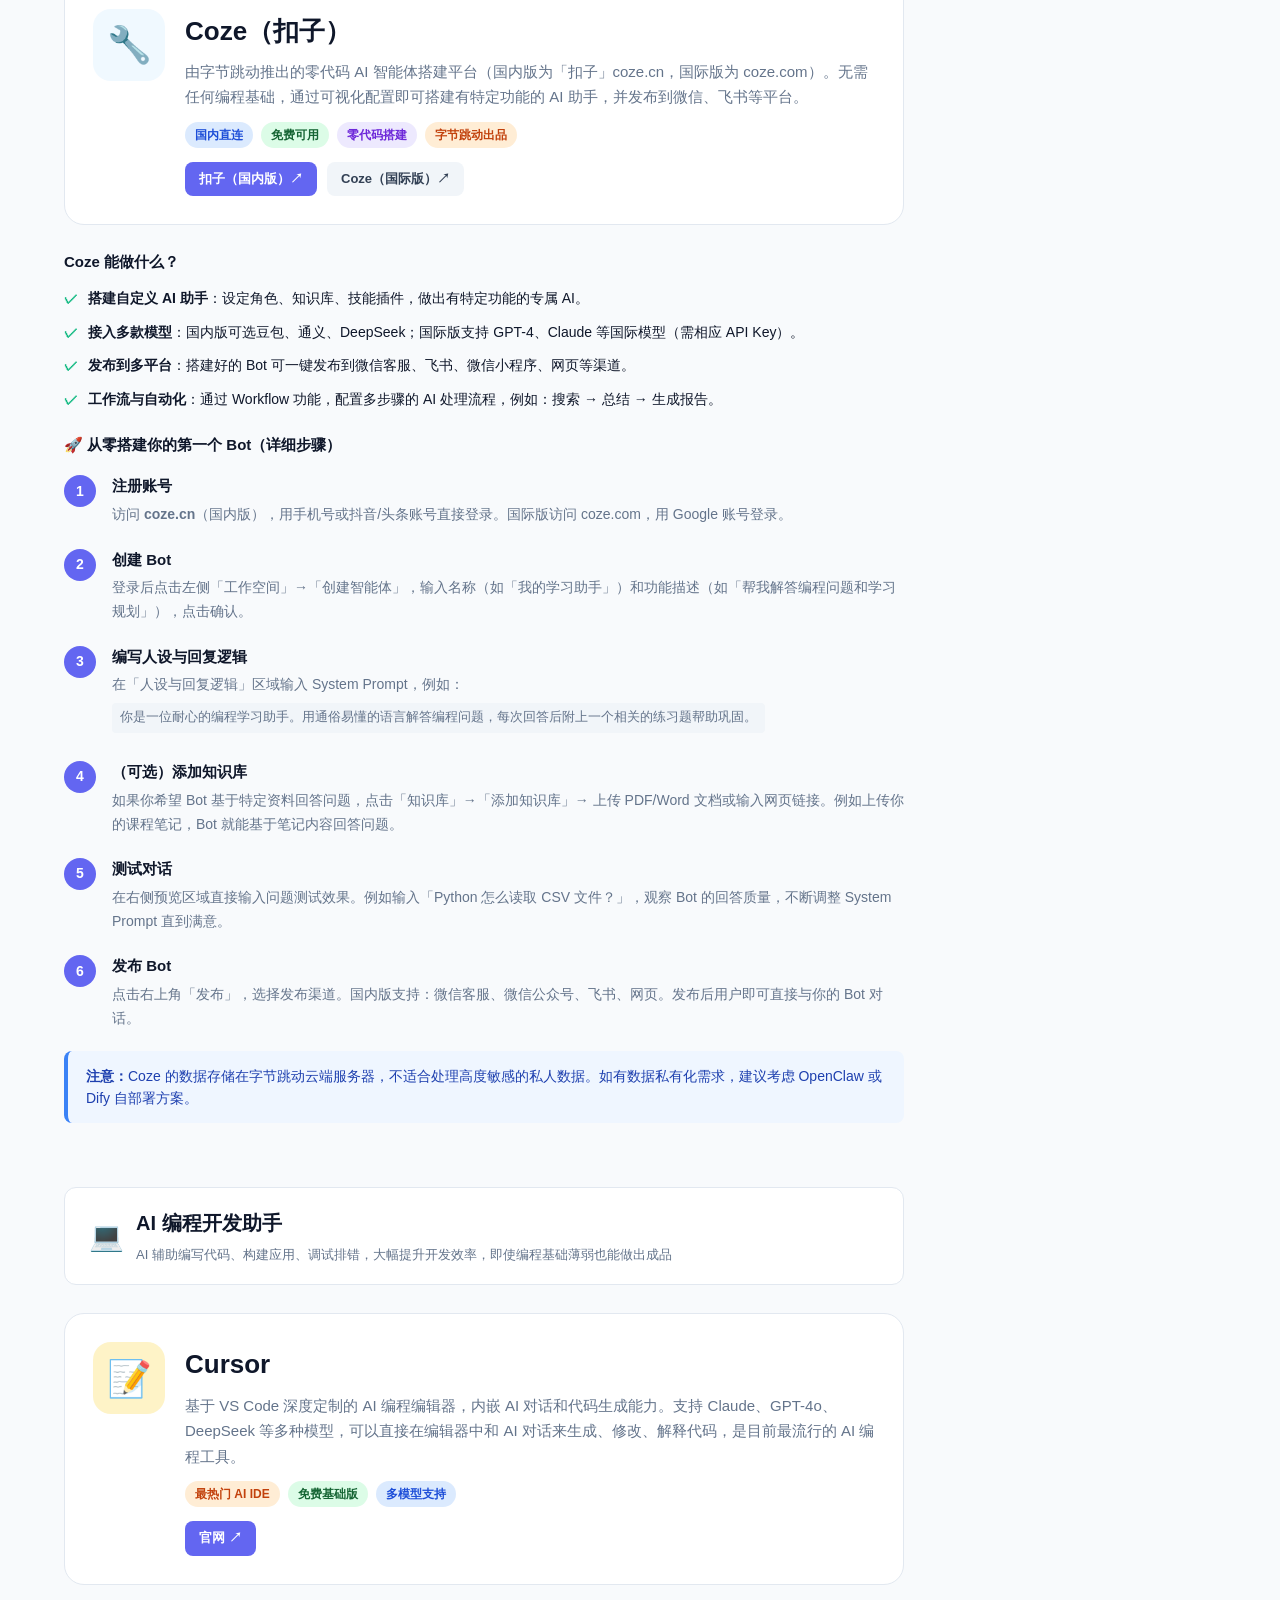
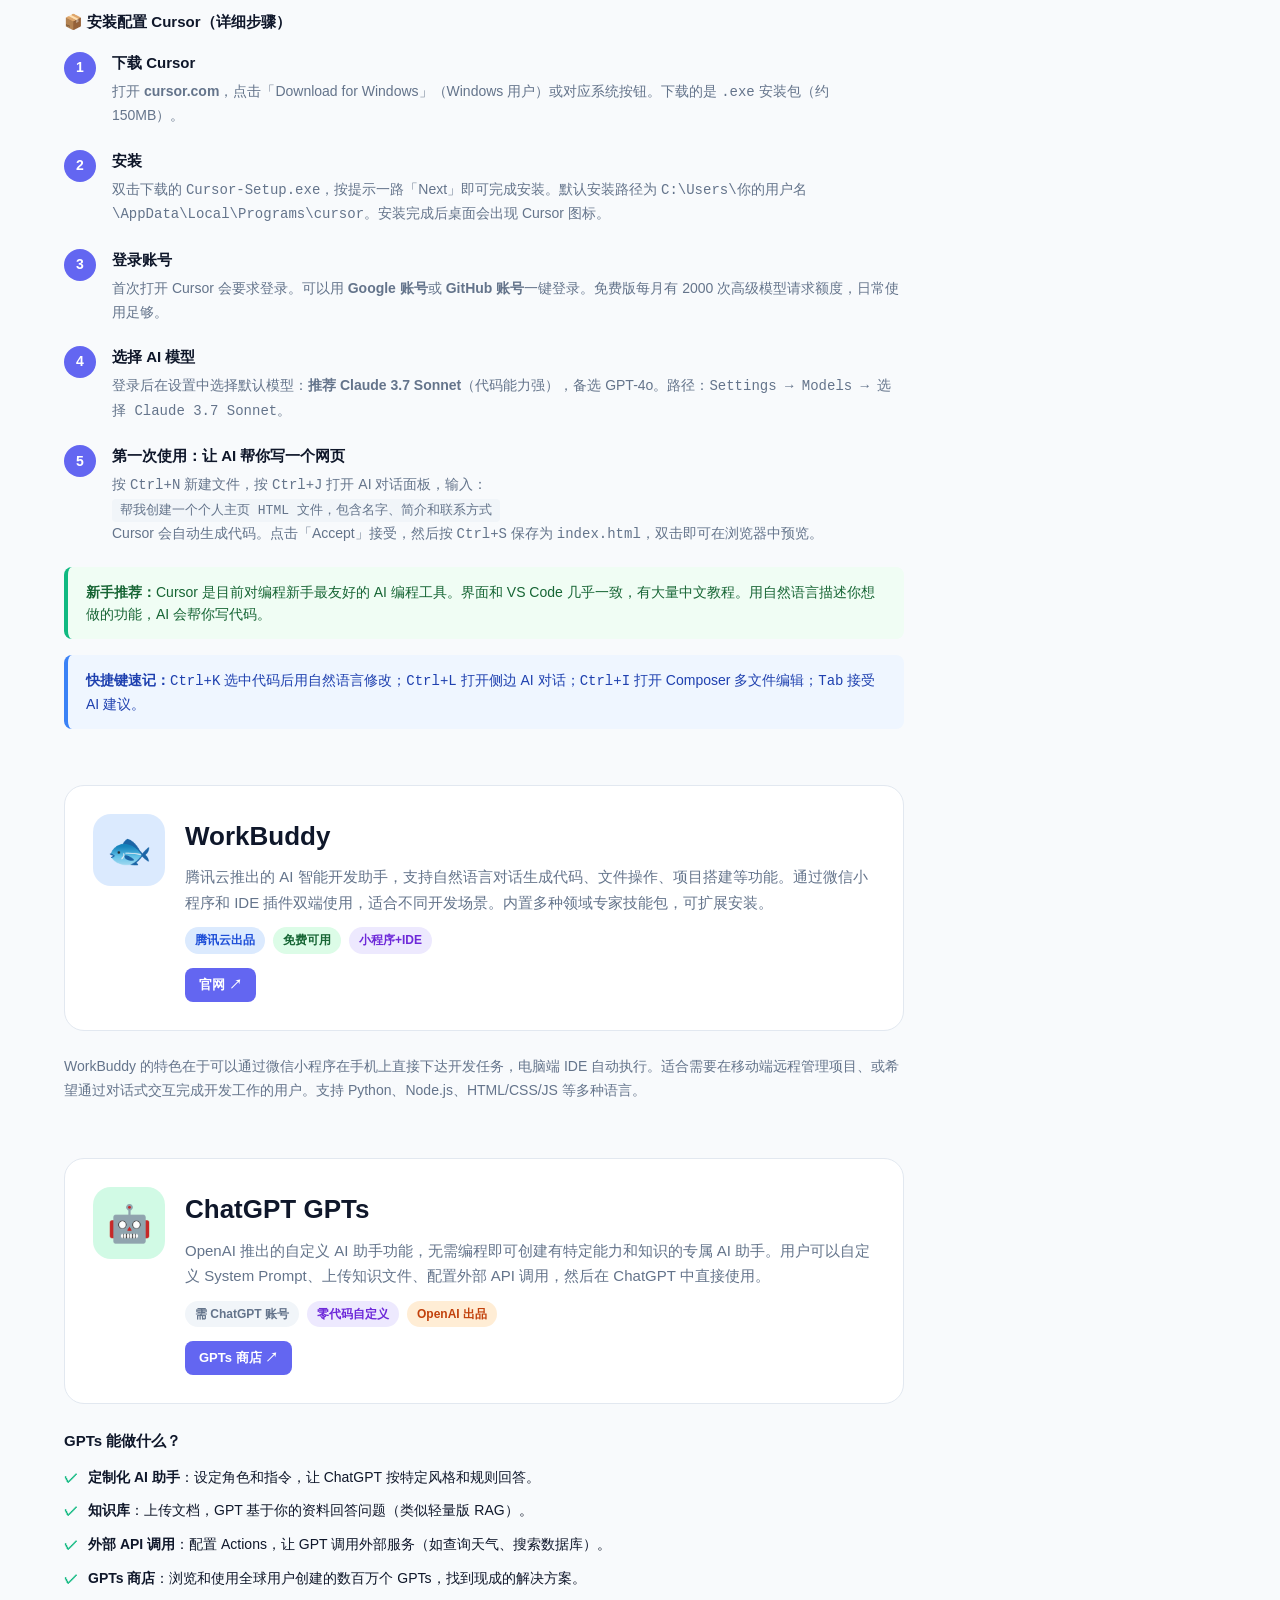
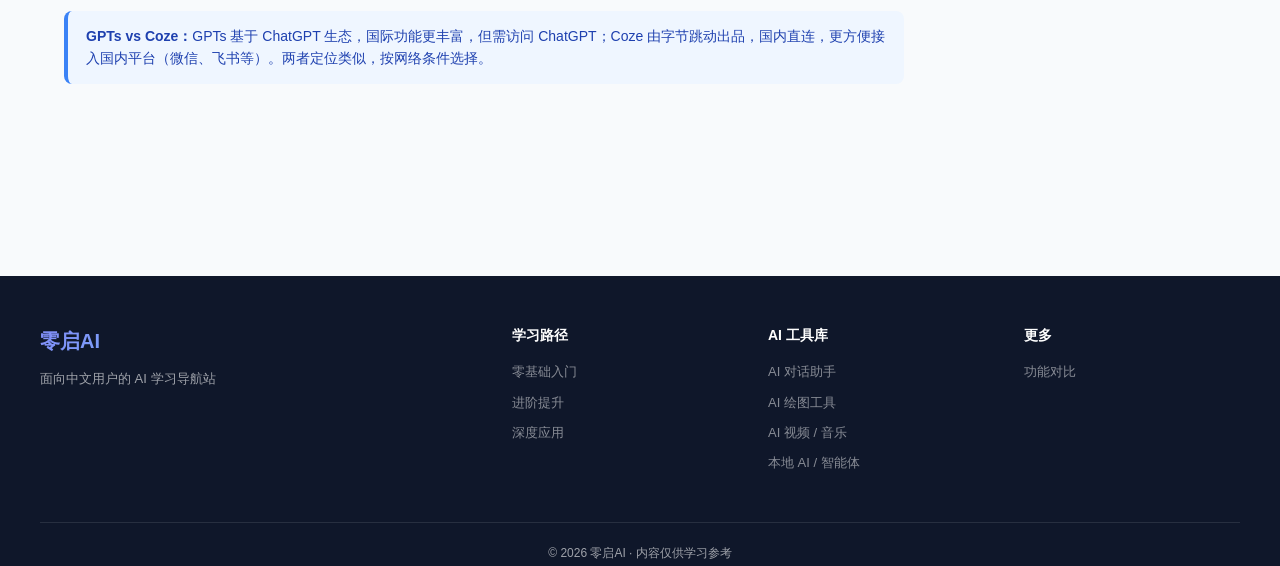
<file: tools/local.html>
<!DOCTYPE html>
<html lang="zh-CN">
<head>
  <meta charset="UTF-8">
  <meta name="viewport" content="width=device-width, initial-scale=1.0">
  <title>本地AI与智能体平台 — 零启AI</title>
  <meta name="description" content="本地AI部署（Ollama / Hermes Agent）、AI Agent自托管平台（OpenClaw）、低代码工作流（Dify）、零代码智能体（Coze）完整使用指南。">
  <meta property="og:title" content="本地AI与智能体平台 — 零启AI">
  <meta property="og:description" content="本地AI部署（Ollama / Hermes Agent）、AI Agent自托管平台（OpenClaw）、低代码工作流（Dify）、零代码智能体（Coze）完整使用指南。">
  <meta property="og:type" content="website">
  <meta property="og:site_name" content="零启AI">
  <meta property="og:url" content="https://lingqi-ai.pages.dev/tools/local.html">
  <meta property="og:image" content="https://lingqi-ai.pages.dev/assets/og-cover.png">
  <link rel="canonical" href="https://lingqi-ai.pages.dev/tools/local.html">
  <link rel="stylesheet" href="../style.css">
  <style>
    .sub-category {
      margin-bottom: 64px;
    }
    .sub-category-header {
      display: flex; align-items: center; gap: 12px;
      background: var(--white); border: 1px solid var(--border);
      border-radius: var(--radius); padding: 18px 24px;
      margin-bottom: 28px;
    }
    .sub-category-icon { font-size: 28px; }
    .sub-category-header h2 { font-size: 20px; font-weight: 700; margin-bottom: 4px; }
    .sub-category-header p { font-size: 13px; color: var(--mid); }

    .tool-detail { scroll-margin-top: 80px; margin-bottom: 56px; }
    .tool-header {
      display: flex; align-items: flex-start; gap: 20px;
      background: var(--white); border: 1px solid var(--border);
      border-radius: var(--radius-lg); padding: 28px; margin-bottom: 24px;
    }
    .tool-header-icon {
      width: 72px; height: 72px; border-radius: 18px;
      display: flex; align-items: center; justify-content: center;
      font-size: 36px; flex-shrink: 0;
    }
    .tool-header-info h2 { font-size: 26px; font-weight: 800; margin-bottom: 6px; }
    .tool-header-info p { font-size: 15px; color: var(--mid); margin-bottom: 12px; line-height: 1.7; }
    .tool-header-meta { display: flex; gap: 8px; flex-wrap: wrap; }
    .tool-header-links { margin-top: 14px; display: flex; gap: 10px; flex-wrap: wrap; }

    .model-grid {
      display: grid; grid-template-columns: repeat(auto-fill, minmax(220px, 1fr)); gap: 14px;
      margin: 20px 0;
    }
    .model-card {
      background: var(--lighter); border: 1px solid var(--border);
      border-radius: var(--radius-sm); padding: 16px;
    }
    .model-card h4 { font-size: 14px; font-weight: 700; margin-bottom: 6px; }
    .model-card p  { font-size: 12px; color: var(--mid); line-height: 1.5; }
    .model-card .meta { display: flex; gap: 6px; flex-wrap: wrap; margin-top: 8px; }

    .highlight-box {
      background: linear-gradient(135deg, #0f172a, #1e1b4b);
      border-radius: var(--radius-lg); padding: 28px 32px;
      color: white; margin-bottom: 24px; position: relative; overflow: hidden;
    }
    .highlight-box::before {
      content: '';
      position: absolute; inset: 0;
      background: radial-gradient(ellipse 70% 80% at 100% 0%, rgba(99,102,241,.3), transparent);
      pointer-events: none;
    }
    .highlight-box h3 { font-size: 22px; font-weight: 800; margin-bottom: 8px; position: relative; z-index: 1; }
    .highlight-box p { font-size: 14px; color: rgba(255,255,255,.75); line-height: 1.7; position: relative; z-index: 1; }
    .highlight-box .tags { display: flex; gap: 8px; flex-wrap: wrap; margin-top: 14px; position: relative; z-index: 1; }
    .highlight-box .tag {
      background: rgba(255,255,255,.1); border: 1px solid rgba(255,255,255,.2);
      color: rgba(255,255,255,.85); padding: 4px 12px;
      border-radius: 20px; font-size: 12px; font-weight: 600;
    }
  </style>
</head>
<body>

<nav class="site-nav">
  <div class="nav-inner">
    <a href="../index.html" class="nav-logo">零启AI</a>
    <ul class="nav-links">
      <li><a href="../learn/index.html">学习路径</a></li>
      <li class="has-sub">
        <a href="index.html" class="active">AI工具库</a>
        <ul class="sub-menu">
          <li><a href="chat.html">AI 对话助手</a></li>
          <li><a href="image.html">AI 绘图工具</a></li>
          <li><a href="video.html">AI 视频 / 音乐</a></li>
          <li><a href="local.html">本地 AI / 智能体平台</a></li>
        </ul>
      </li>
      <li><a href="../compare/index.html">功能对比</a></li>
      <li><a href="../learn/advanced.html">深度应用</a></li>
    </ul>
  </div>
</nav>

<div class="breadcrumb">
  <a href="../index.html">首页</a><span>›</span>
  <a href="index.html">AI工具库</a><span>›</span>
  <span>本地 AI / 智能体平台</span>
</div>

<section class="page-hero">
  <h1>🤖 本地 AI / 智能体平台</h1>
  <p>本地模型部署、自托管 AI Agent、低代码工作流与零代码智能体平台完整指南</p>
</section>

<div class="main-content">
  <div class="content-grid">
    <div class="content-main">

      <div class="tip tip-info" style="margin-bottom:32px;">
        <strong>本页覆盖四类工具：</strong>① 在本机运行开源模型（Ollama + Hermes 等）；② 多模型聚合 Agent 自托管平台（OpenClaw）；③ 低代码 AI 工作流与 RAG 平台（Dify、FastGPT）；④ 零代码云端智能体搭建（Coze）。不同层级对应不同技术门槛，请按需选择。
      </div>

      <!-- ===== 子类别 1：本地模型运行 ===== -->
      <div class="sub-category">
        <div class="sub-category-header">
          <div class="sub-category-icon">🦙</div>
          <div>
            <h2>本地模型运行</h2>
            <p>在自己的电脑或服务器上离线运行开源大模型，数据不出本机，隐私最安全</p>
          </div>
        </div>

        <!-- Ollama -->
        <div class="tool-detail" id="ollama">
          <div class="tool-header">
            <div class="tool-header-icon" style="background:#fef9c3;">🦙</div>
            <div class="tool-header-info">
              <h2>Ollama</h2>
              <p>开源本地模型运行框架，支持一键下载并运行 Llama、Hermes、Mistral、Gemma 等数十种主流开源模型。使用简单，无需编写代码，命令行或 Web UI 均可操作。</p>
              <div class="tool-header-meta">
                <span class="badge badge-green">完全免费</span>
                <span class="badge badge-gray">本地离线运行</span>
                <span class="badge badge-purple">开源项目</span>
              </div>
              <div class="tool-header-links">
                <a href="https://ollama.com" target="_blank" class="btn btn-primary btn-sm">访问官网 ↗</a>
                <a href="https://github.com/ollama/ollama" target="_blank" class="btn btn-ghost btn-sm">GitHub ↗</a>
              </div>
            </div>
          </div>

          <h4 style="font-size:15px;font-weight:700;margin-bottom:14px;">Ollama 支持的主要模型（部分）</h4>
          <div class="model-grid">
            <div class="model-card">
              <h4>🐺 Hermes 系列</h4>
              <p>NousResearch 出品，基于 Llama 架构微调，擅长角色扮演与多轮指令跟随，是 Agent 场景的热门选择。</p>
              <div class="meta">
                <span class="badge badge-purple">Agent 友好</span>
                <span class="badge badge-gray">7B / 13B / 70B</span>
              </div>
            </div>
            <div class="model-card">
              <h4>🦙 Llama 系列</h4>
              <p>Meta 出品的开源旗舰模型，Llama 3 系列在多项基准上接近 GPT-4 水平，是当前最主流的本地模型。</p>
              <div class="meta">
                <span class="badge badge-blue">Meta 出品</span>
                <span class="badge badge-gray">8B / 70B</span>
              </div>
            </div>
            <div class="model-card">
              <h4>🔍 DeepSeek（本地版）</h4>
              <p>深度求索开源版本，可通过 Ollama 在本地运行 DeepSeek-R1 蒸馏版（1.5B–32B），离线推理。</p>
              <div class="meta">
                <span class="badge badge-purple">推理能力强</span>
                <span class="badge badge-gray">多档位</span>
              </div>
            </div>
            <div class="model-card">
              <h4>💎 Gemma 系列</h4>
              <p>Google 开源的轻量级模型，2B/7B 版在消费级 GPU 和部分 CPU 上可流畅运行。</p>
              <div class="meta">
                <span class="badge badge-green">Google 出品</span>
                <span class="badge badge-gray">2B / 7B</span>
              </div>
            </div>
            <div class="model-card">
              <h4>🌪️ Mistral / Mixtral</h4>
              <p>法国 Mistral AI 出品，Mixtral 8x7B 采用 MoE 架构，在相近参数量下性能出色。</p>
              <div class="meta">
                <span class="badge badge-orange">欧洲开源</span>
                <span class="badge badge-gray">7B / 8x7B</span>
              </div>
            </div>
            <div class="model-card">
              <h4>💬 Qwen（通义）本地版</h4>
              <p>阿里开源的 Qwen 系列，中文表现优异，0.5B 到 72B 多档，适合中文本地化场景。</p>
              <div class="meta">
                <span class="badge badge-blue">中文优秀</span>
                <span class="badge badge-gray">多档位</span>
              </div>
            </div>
          </div>

          <h4 style="font-size:15px;font-weight:700;margin:24px 0 12px;">📦 Ollama 安装与使用（详细步骤）</h4>
          <ul class="steps">
            <li>
              <div class="step-num">1</div>
              <div class="step-body">
                <h4>下载安装 Ollama</h4>
                <p>前往 <strong>ollama.com</strong>，点击「Download」按钮，下载对应系统的安装包（Windows: <code>OllamaSetup.exe</code>，约 600MB）。双击运行，按提示安装。安装完成后系统托盘会出现一个羊驼图标，表示 Ollama 已在后台运行。</p>
                <p style="margin-top:6px;"><strong>Windows 用户注意：</strong>Ollama 安装后自动以系统服务方式运行，不需要手动启动。如果托盘没有图标，打开「开始菜单」搜索「Ollama」点击启动。</p>
              </div>
            </li>
            <li>
              <div class="step-num">2</div>
              <div class="step-body">
                <h4>打开终端</h4>
                <p><strong>Windows</strong>：按 <code>Win + R</code>，输入 <code>cmd</code> 回车，打开命令提示符。或搜索「PowerShell」打开。<br>
                <strong>验证安装</strong>：输入以下命令，如果显示版本号说明安装成功：<br>
                <code style="background:var(--light);padding:4px 8px;border-radius:4px;font-size:13px;display:block;margin:6px 0;">ollama --version</code></p>
              </div>
            </li>
            <li>
              <div class="step-num">3</div>
              <div class="step-body">
                <h4>下载并运行你的第一个模型</h4>
                <p>在终端中输入（推荐新手先用小模型体验）：<br>
                <code style="background:var(--light);padding:4px 8px;border-radius:4px;font-size:13px;display:block;margin:6px 0;">ollama run qwen2.5:0.5b</code><br>
                这个模型只有 0.5B 参数，约 400MB，几秒钟就能下载完成。下载完成后终端会显示 <code>&gt;&gt;&gt;</code> 提示符，表示可以开始对话了。<br>
                试试输入：「你好，介绍一下你自己」，看看效果。</p>
              </div>
            </li>
            <li>
              <div class="step-num">4</div>
              <div class="step-body">
                <h4>试试更大的模型（如果电脑配置允许）</h4>
                <p>退出当前对话输入 <code>/bye</code>，然后尝试更大的模型：<br>
                <code style="background:var(--light);padding:4px 8px;border-radius:4px;font-size:13px;display:block;margin:6px 0;">ollama run qwen2.5:7b</code>（中文优秀，约 4.5GB，推荐 8GB+ 内存）<br>
                <code style="background:var(--light);padding:4px 8px;border-radius:4px;font-size:13px;">ollama run deepseek-r1:7b</code>（推理强，约 4.7GB）<br>
                <code style="background:var(--light);padding:4px 8px;border-radius:4px;font-size:13px;">ollama run hermes3</code>（Agent 优化，约 4.9GB）</p>
              </div>
            </li>
            <li>
              <div class="step-num">5</div>
              <div class="step-body">
                <h4>管理已下载的模型</h4>
                <p><strong>查看已安装模型</strong>：<code>ollama list</code><br>
                <strong>删除不需要的模型</strong>：<code>ollama rm 模型名</code>（释放磁盘空间）<br>
                <strong>查看模型信息</strong>：<code>ollama show 模型名</code></p>
              </div>
            </li>
            <li>
              <div class="step-num">6</div>
              <div class="step-body">
                <h4>（可选）安装 Open WebUI 图形界面</h4>
                <p>Ollama 默认是命令行界面。如果你想要类似 ChatGPT 的网页聊天界面：<br>
                ① 确保已安装 Docker Desktop（参考上方的 Dify 安装教程第 1 步）<br>
                ② 在终端执行：<code style="background:var(--light);padding:4px 8px;border-radius:4px;font-size:13px;">docker run -d -p 3000:8080 --add-host=host.docker.internal:host-gateway -v open-webui:/app/backend/data --name open-webui --restart always ghcr.io/open-webui/open-webui:main</code><br>
                ③ 打开浏览器访问 <strong>http://localhost:3000</strong>，注册账号后即可在网页中使用本地模型。</p>
              </div>
            </li>
          </ul>

          <div class="tip tip-warn">
            <strong>硬件要求参考：</strong>7B 模型需要约 4–8 GB 显存或内存；13B 需要约 8–16 GB；70B 模型需要 48 GB+ 以上显存，一般消费级电脑难以运行。若电脑配置不高，建议选择 1.5B–7B 的轻量模型（如 DeepSeek-R1:1.5b 或 Gemma2:2b）。
          </div>
        </div>

        <!-- Hermes Agent -->
        <div class="tool-detail" id="hermes">
          <div class="tool-header">
            <div class="tool-header-icon" style="background:#2d1b69;color:#e9d5ff;">🐺</div>
            <div class="tool-header-info">
              <h2>Hermes Agent 模型系列</h2>
              <p>Hermes 是由 <strong>NousResearch</strong> 开发的开源大语言模型系列，基于 Meta Llama 架构进行专项微调，在指令跟随、角色设定（System Prompt）、函数调用（Function Calling）和 Agent 任务执行方面表现突出，被广泛用于需要自定义行为的本地 AI Agent 场景。</p>
              <div class="tool-header-meta">
                <span class="badge badge-purple">Agent 专项优化</span>
                <span class="badge badge-green">开源免费</span>
                <span class="badge badge-gray">via Ollama 运行</span>
              </div>
              <div class="tool-header-links">
                <a href="https://huggingface.co/NousResearch" target="_blank" class="btn btn-primary btn-sm">HuggingFace ↗</a>
                <a href="https://github.com/NousResearch" target="_blank" class="btn btn-ghost btn-sm">GitHub ↗</a>
              </div>
            </div>
          </div>

          <h4 style="font-size:15px;font-weight:700;margin-bottom:12px;">Hermes 系列版本对比</h4>
          <div style="overflow-x:auto;margin-bottom:20px;">
            <table class="compare-table">
              <thead>
                <tr>
                  <th>版本</th>
                  <th>基础模型</th>
                  <th>参数量</th>
                  <th>核心优势</th>
                  <th>Ollama 命令</th>
                </tr>
              </thead>
              <tbody>
                <tr>
                  <td><strong>Hermes 3</strong></td>
                  <td>Llama 3.1</td>
                  <td>8B / 70B / 405B</td>
                  <td>指令跟随、Function Calling、多步 Agent</td>
                  <td><code>ollama run hermes3</code></td>
                </tr>
                <tr>
                  <td><strong>Hermes 2 Pro</strong></td>
                  <td>Mistral 7B</td>
                  <td>7B</td>
                  <td>JSON 输出格式、工具调用稳定</td>
                  <td><code>ollama run hermes2-pro-mistral</code></td>
                </tr>
                <tr>
                  <td><strong>Hermes 2 Theta</strong></td>
                  <td>Llama 3</td>
                  <td>8B / 70B</td>
                  <td>对话流畅度与角色扮演</td>
                  <td><code>ollama run hermes2-theta</code></td>
                </tr>
              </tbody>
            </table>
          </div>

          <div class="tip tip-info">
            <strong>适用场景：</strong>Hermes 系列特别适合用在需要严格遵循 System Prompt 设定的场景，例如：搭建有固定人设的本地 AI 助手、在 OpenClaw 等 Agent 平台中作为后端推理模型、需要稳定输出 JSON 格式供程序解析的自动化任务。
          </div>
        </div>
      </div><!-- /sub-category 1 -->

      <!-- ===== 子类别 2：AI Agent 自托管平台 ===== -->
      <div class="sub-category">
        <div class="sub-category-header">
          <div class="sub-category-icon">🕸️</div>
          <div>
            <h2>AI Agent 自托管平台</h2>
            <p>可部署在自有服务器或本地环境的 AI Agent 框架，接入多种模型，搭建定制化智能体系统</p>
          </div>
        </div>

        <!-- OpenClaw -->
        <div class="tool-detail" id="openclaw">
          <div class="highlight-box">
            <h3>🦀 OpenClaw AI Agent</h3>
            <p>OpenClaw 是一款面向个人和中小团队的 <strong>多模型接入 AI Agent 自托管平台</strong>，支持同时接入 20+ 外部平台（包括 Claude、ChatGPT、DeepSeek、Kimi 等主流 API）以及 6+ 本地模型（Ollama 接入），提供统一界面管理，数据存储在自有服务器，不经过第三方云端中转。</p>
            <div class="tags">
              <span class="tag">自托管部署</span>
              <span class="tag">20+ 平台接入</span>
              <span class="tag">6+ 本地模型</span>
              <span class="tag">数据私有化</span>
              <span class="tag">智能体编排</span>
            </div>
          </div>

          <div class="tool-header">
            <div class="tool-header-icon" style="background:#fce7d8;">🦀</div>
            <div class="tool-header-info">
              <h2>OpenClaw AI Agent</h2>
              <p>将分散的 AI 模型和平台统一管理，在私有化部署的前提下实现多模型协同、任务编排与 Agent 工作流，适合对数据隐私有较高要求、或希望统一管理多个 AI 账号的用户和团队。</p>
              <div class="tool-header-meta">
                <span class="badge badge-orange">自托管部署</span>
                <span class="badge badge-purple">多模型聚合</span>
                <span class="badge badge-blue">数据私有化</span>
              </div>
            </div>
          </div>

          <h4 style="font-size:15px;font-weight:700;margin-bottom:14px;">核心能力</h4>
          <div class="model-grid">
            <div class="model-card">
              <h4>🔗 多平台统一接入</h4>
              <p>一个界面同时管理 Claude、ChatGPT、DeepSeek、Kimi、豆包等 20+ 云端模型 API，无需反复切换账号。</p>
            </div>
            <div class="model-card">
              <h4>🦙 本地模型集成</h4>
              <p>通过 Ollama 接口接入本地模型（Llama、Hermes、DeepSeek 本地版等），实现离线推理，不消耗 API 额度。</p>
            </div>
            <div class="model-card">
              <h4>🤖 Agent 编排</h4>
              <p>支持自定义 AI Agent，设定 System Prompt、工具调用、多步任务流程，实现自动化工作流。</p>
            </div>
            <div class="model-card">
              <h4>🔒 数据私有化</h4>
              <p>对话记录、知识库等数据存储在自有服务器，不经过第三方平台中转，适合处理敏感信息场景。</p>
            </div>
          </div>

          <div class="tip tip-success">
            <strong>适合人群：</strong>有多个 AI 账号需要统一管理的重度用户；对数据隐私有要求的个人或团队；希望将 AI 能力集成进内部工作流的技术型用户。
          </div>
          <div class="tip tip-warn" style="margin-top:12px;">
            <strong>部署要求：</strong>OpenClaw 属于自托管项目，部署需要具备一定的服务器运维基础（Docker 或 Node.js 环境），适合有一定技术背景或愿意学习部署流程的用户。
          </div>

          <h4 style="font-size:15px;font-weight:700;margin:20px 0 12px;">📦 OpenClaw 本地部署步骤</h4>
          <ul class="steps">
            <li>
              <div class="step-num">1</div>
              <div class="step-body">
                <h4>准备环境</h4>
                <p>确保已安装 <strong>Node.js 18+</strong>（访问 nodejs.org 下载 LTS 版本）和 <strong>Git</strong>（访问 git-scm.com 下载）。打开终端验证：<code>node -v</code> 显示 v18+，<code>git -v</code> 显示版本号。</p>
              </div>
            </li>
            <li>
              <div class="step-num">2</div>
              <div class="step-body">
                <h4>获取 OpenClaw 代码</h4>
                <p>从 OpenClaw 官方仓库克隆代码（或下载 ZIP 解压）：<br>
                <code style="background:var(--light);padding:4px 8px;border-radius:4px;font-size:13px;display:block;margin:6px 0;">git clone https://github.com/你的仓库/openclaw.git<br>cd openclaw</code></p>
              </div>
            </li>
            <li>
              <div class="step-num">3</div>
              <div class="step-body">
                <h4>安装依赖并启动</h4>
                <p>执行以下命令安装项目依赖并启动服务：<br>
                <code style="background:var(--light);padding:4px 8px;border-radius:4px;font-size:13px;display:block;margin:6px 0;">npm install<br>npm run dev</code><br>
                启动成功后，终端会显示访问地址，通常为 <strong>http://localhost:3000</strong>。在浏览器中打开即可进入 OpenClaw 管理界面。</p>
              </div>
            </li>
            <li>
              <div class="step-num">4</div>
              <div class="step-body">
                <h4>配置模型接入</h4>
                <p>在 OpenClaw 设置页面中，添加你要使用的 AI 服务：<br>
                ① 填入 Claude API Key（从 anthropic.com 获取）<br>
                ② 填入 OpenAI API Key（可选，从 platform.openai.com 获取）<br>
                ③ 配置 Ollama 本地模型地址（默认 <code>http://localhost:11434</code>）<br>
                配置完成后即可在统一界面中使用所有接入的模型。</p>
              </div>
            </li>
          </ul>
        </div>

        <!-- Dify -->
        <div class="tool-detail" id="dify">
          <div class="tool-header">
            <div class="tool-header-icon" style="background:#f0fdf4;">⚡</div>
            <div class="tool-header-info">
              <h2>Dify</h2>
              <p>由 LangGenius 开发的开源 AI 应用开发平台，支持本地自部署（Docker）或云端托管，提供可视化工作流编排、RAG 知识库管理、Agent 配置等功能。在国内开源社区有很高的使用率。</p>
              <div class="tool-header-meta">
                <span class="badge badge-green">开源免费</span>
                <span class="badge badge-purple">可视化工作流</span>
                <span class="badge badge-blue">RAG 知识库</span>
                <span class="badge badge-gray">需自行部署</span>
              </div>
              <div class="tool-header-links">
                <a href="https://dify.ai" target="_blank" class="btn btn-primary btn-sm">官网 ↗</a>
                <a href="https://github.com/langgenius/dify" target="_blank" class="btn btn-ghost btn-sm">GitHub ↗</a>
              </div>
            </div>
          </div>

          <h4 style="font-size:15px;font-weight:700;margin-bottom:12px;">主要功能</h4>
          <ul style="list-style:none;display:flex;flex-direction:column;gap:10px;margin-bottom:20px;">
            <li style="display:flex;gap:10px;font-size:14px;"><span style="color:var(--success);font-weight:700;flex-shrink:0;">✓</span><div><strong>可视化 Workflow 编排</strong>：拖拽节点构建多步 AI 处理流程，无需写代码。</div></li>
            <li style="display:flex;gap:10px;font-size:14px;"><span style="color:var(--success);font-weight:700;flex-shrink:0;">✓</span><div><strong>RAG 知识库</strong>：将企业文档、PDF 等资料接入 AI，让模型「读懂」自有数据后再回答。</div></li>
            <li style="display:flex;gap:10px;font-size:14px;"><span style="color:var(--success);font-weight:700;flex-shrink:0;">✓</span><div><strong>多模型切换</strong>：同一工作流可自由切换使用 OpenAI、Anthropic、国产大模型或 Ollama 本地模型。</div></li>
            <li style="display:flex;gap:10px;font-size:14px;"><span style="color:var(--success);font-weight:700;flex-shrink:0;">✓</span><div><strong>Agent 模式</strong>：内置 ReAct、Function Calling 等 Agent 执行框架，可接入网络搜索、代码解释器等工具。</div></li>
          </ul>
          <div class="tip tip-info">
            <strong>Dify vs OpenClaw：</strong>Dify 更专注于「构建 AI 应用」（知识库问答、工作流自动化），适合有应用开发需求的场景；OpenClaw 更专注于「统一管理多个 AI 账号和模型」，适合多平台重度使用者。两者可以结合使用。
          </div>

          <h4 style="font-size:15px;font-weight:700;margin:20px 0 12px;">📦 Dify 安装部署教程（Windows Docker 方式）</h4>
          <ul class="steps">
            <li>
              <div class="step-num">1</div>
              <div class="step-body">
                <h4>安装 Docker Desktop</h4>
                <p>访问 <strong>docker.com/products/docker-desktop</strong>，下载 Windows 版并安装。安装完成后重启电脑，打开 Docker Desktop 确认左下角显示「Engine running」。</p>
                <p style="margin-top:6px;"><strong>⚠️ 前提要求：</strong>Windows 10/11 64位，需在 BIOS 中启用虚拟化（Virtualization）。如果没有启用，Docker 启动时会报错提示。</p>
              </div>
            </li>
            <li>
              <div class="step-num">2</div>
              <div class="step-body">
                <h4>下载 Dify 源码</h4>
                <p>打开终端（PowerShell），执行以下命令克隆 Dify 代码：<br>
                <code style="background:var(--light);padding:4px 8px;border-radius:4px;font-size:13px;display:block;margin:6px 0;">git clone https://github.com/langgenius/dify.git<br>cd dify/docker</code></p>
              </div>
            </li>
            <li>
              <div class="step-num">3</div>
              <div class="step-body">
                <h4>启动 Dify</h4>
                <p>在 docker 目录下执行：<br>
                <code style="background:var(--light);padding:4px 8px;border-radius:4px;font-size:13px;display:block;margin:6px 0;">docker compose up -d</code><br>
                首次运行会自动下载所有需要的镜像，大约需要 5-15 分钟（取决于网速）。完成后终端显示所有容器状态为「Up」。</p>
              </div>
            </li>
            <li>
              <div class="step-num">4</div>
              <div class="step-body">
                <h4>初始化管理员账号</h4>
                <p>打开浏览器，访问 <strong>http://localhost/install</strong>，按照向导设置管理员邮箱、用户名和密码。完成后自动跳转到 Dify 主界面。</p>
              </div>
            </li>
            <li>
              <div class="step-num">5</div>
              <div class="step-body">
                <h4>创建第一个应用</h4>
                <p>点击「创建应用」→ 选择「聊天助手」→ 输入名称 → 在模型提供商中添加 OpenAI/DeepSeek 等 API Key（或在设置中接入 Ollama 本地模型）→ 开始对话测试。</p>
              </div>
            </li>
          </ul>
          <div class="tip tip-warn">
            <strong>硬件要求：</strong>推荐至少 4GB 内存。如果你的电脑配置较低，也可以直接使用 Dify 云服务版（<strong>dify.ai</strong>），免费版提供基础功能，无需本地部署。
          </div>
        </div>
      </div><!-- /sub-category 2 -->

      <!-- ===== 子类别 3：零代码智能体平台 ===== -->
      <div class="sub-category">
        <div class="sub-category-header">
          <div class="sub-category-icon">🔧</div>
          <div>
            <h2>零代码智能体平台（云端）</h2>
            <p>无需部署服务器，在浏览器中直接搭建自定义 AI 智能体，适合技术门槛低的用户快速实现想法</p>
          </div>
        </div>

        <!-- Coze -->
        <div class="tool-detail" id="coze">
          <div class="tool-header">
            <div class="tool-header-icon" style="background:#f0f9ff;">🔧</div>
            <div class="tool-header-info">
              <h2>Coze（扣子）</h2>
              <p>由字节跳动推出的零代码 AI 智能体搭建平台（国内版为「扣子」coze.cn，国际版为 coze.com）。无需任何编程基础，通过可视化配置即可搭建有特定功能的 AI 助手，并发布到微信、飞书等平台。</p>
              <div class="tool-header-meta">
                <span class="badge badge-blue">国内直连</span>
                <span class="badge badge-green">免费可用</span>
                <span class="badge badge-purple">零代码搭建</span>
                <span class="badge badge-orange">字节跳动出品</span>
              </div>
              <div class="tool-header-links">
                <a href="https://www.coze.cn" target="_blank" class="btn btn-primary btn-sm">扣子（国内版）↗</a>
                <a href="https://www.coze.com" target="_blank" class="btn btn-ghost btn-sm">Coze（国际版）↗</a>
              </div>
            </div>
          </div>

          <h4 style="font-size:15px;font-weight:700;margin-bottom:12px;">Coze 能做什么？</h4>
          <ul style="list-style:none;display:flex;flex-direction:column;gap:10px;margin-bottom:20px;">
            <li style="display:flex;gap:10px;font-size:14px;"><span style="color:var(--success);font-weight:700;flex-shrink:0;">✓</span><div><strong>搭建自定义 AI 助手</strong>：设定角色、知识库、技能插件，做出有特定功能的专属 AI。</div></li>
            <li style="display:flex;gap:10px;font-size:14px;"><span style="color:var(--success);font-weight:700;flex-shrink:0;">✓</span><div><strong>接入多款模型</strong>：国内版可选豆包、通义、DeepSeek；国际版支持 GPT-4、Claude 等国际模型（需相应 API Key）。</div></li>
            <li style="display:flex;gap:10px;font-size:14px;"><span style="color:var(--success);font-weight:700;flex-shrink:0;">✓</span><div><strong>发布到多平台</strong>：搭建好的 Bot 可一键发布到微信客服、飞书、微信小程序、网页等渠道。</div></li>
            <li style="display:flex;gap:10px;font-size:14px;"><span style="color:var(--success);font-weight:700;flex-shrink:0;">✓</span><div><strong>工作流与自动化</strong>：通过 Workflow 功能，配置多步骤的 AI 处理流程，例如：搜索 → 总结 → 生成报告。</div></li>
          </ul>

          <h4 style="font-size:15px;font-weight:700;margin:20px 0 12px;">🚀 从零搭建你的第一个 Bot（详细步骤）</h4>
          <ul class="steps">
            <li>
              <div class="step-num">1</div>
              <div class="step-body">
                <h4>注册账号</h4>
                <p>访问 <strong>coze.cn</strong>（国内版），用手机号或抖音/头条账号直接登录。国际版访问 coze.com，用 Google 账号登录。</p>
              </div>
            </li>
            <li>
              <div class="step-num">2</div>
              <div class="step-body">
                <h4>创建 Bot</h4>
                <p>登录后点击左侧「工作空间」→「创建智能体」，输入名称（如「我的学习助手」）和功能描述（如「帮我解答编程问题和学习规划」），点击确认。</p>
              </div>
            </li>
            <li>
              <div class="step-num">3</div>
              <div class="step-body">
                <h4>编写人设与回复逻辑</h4>
                <p>在「人设与回复逻辑」区域输入 System Prompt，例如：<br>
                <code style="background:var(--light);padding:4px 8px;border-radius:4px;font-size:13px;display:block;margin:6px 0;">你是一位耐心的编程学习助手。用通俗易懂的语言解答编程问题，每次回答后附上一个相关的练习题帮助巩固。</code></p>
              </div>
            </li>
            <li>
              <div class="step-num">4</div>
              <div class="step-body">
                <h4>（可选）添加知识库</h4>
                <p>如果你希望 Bot 基于特定资料回答问题，点击「知识库」→「添加知识库」→ 上传 PDF/Word 文档或输入网页链接。例如上传你的课程笔记，Bot 就能基于笔记内容回答问题。</p>
              </div>
            </li>
            <li>
              <div class="step-num">5</div>
              <div class="step-body">
                <h4>测试对话</h4>
                <p>在右侧预览区域直接输入问题测试效果。例如输入「Python 怎么读取 CSV 文件？」，观察 Bot 的回答质量，不断调整 System Prompt 直到满意。</p>
              </div>
            </li>
            <li>
              <div class="step-num">6</div>
              <div class="step-body">
                <h4>发布 Bot</h4>
                <p>点击右上角「发布」，选择发布渠道。国内版支持：微信客服、微信公众号、飞书、网页。发布后用户即可直接与你的 Bot 对话。</p>
              </div>
            </li>
          </ul>

          <div class="tip tip-info">
            <strong>注意：</strong>Coze 的数据存储在字节跳动云端服务器，不适合处理高度敏感的私人数据。如有数据私有化需求，建议考虑 OpenClaw 或 Dify 自部署方案。
          </div>
        </div>

      </div><!-- /sub-category 3 -->

      <!-- ===== 子类别 4：AI 编程开发 ===== -->
      <div class="sub-category">
        <div class="sub-category-header">
          <div class="sub-category-icon">💻</div>
          <div>
            <h2>AI 编程开发助手</h2>
            <p>AI 辅助编写代码、构建应用、调试排错，大幅提升开发效率，即使编程基础薄弱也能做出成品</p>
          </div>
        </div>

        <!-- Cursor -->
        <div class="tool-detail" id="cursor">
          <div class="tool-header">
            <div class="tool-header-icon" style="background:#fef3c7;">📝</div>
            <div class="tool-header-info">
              <h2>Cursor</h2>
              <p>基于 VS Code 深度定制的 AI 编程编辑器，内嵌 AI 对话和代码生成能力。支持 Claude、GPT-4o、DeepSeek 等多种模型，可以直接在编辑器中和 AI 对话来生成、修改、解释代码，是目前最流行的 AI 编程工具。</p>
              <div class="tool-header-meta">
                <span class="badge badge-orange">最热门 AI IDE</span>
                <span class="badge badge-green">免费基础版</span>
                <span class="badge badge-blue">多模型支持</span>
              </div>
              <div class="tool-header-links">
                <a href="https://cursor.com" target="_blank" class="btn btn-primary btn-sm">官网 ↗</a>
              </div>
            </div>
          </div>
          <h4 style="font-size:15px;font-weight:700;margin-bottom:14px;">📦 安装配置 Cursor（详细步骤）</h4>
          <ul class="steps">
            <li>
              <div class="step-num">1</div>
              <div class="step-body">
                <h4>下载 Cursor</h4>
                <p>打开 <strong>cursor.com</strong>，点击「Download for Windows」（Windows 用户）或对应系统按钮。下载的是 <code>.exe</code> 安装包（约 150MB）。</p>
              </div>
            </li>
            <li>
              <div class="step-num">2</div>
              <div class="step-body">
                <h4>安装</h4>
                <p>双击下载的 <code>Cursor-Setup.exe</code>，按提示一路「Next」即可完成安装。默认安装路径为 <code>C:\Users\你的用户名\AppData\Local\Programs\cursor</code>。安装完成后桌面会出现 Cursor 图标。</p>
              </div>
            </li>
            <li>
              <div class="step-num">3</div>
              <div class="step-body">
                <h4>登录账号</h4>
                <p>首次打开 Cursor 会要求登录。可以用 <strong>Google 账号</strong>或 <strong>GitHub 账号</strong>一键登录。免费版每月有 2000 次高级模型请求额度，日常使用足够。</p>
              </div>
            </li>
            <li>
              <div class="step-num">4</div>
              <div class="step-body">
                <h4>选择 AI 模型</h4>
                <p>登录后在设置中选择默认模型：<strong>推荐 Claude 3.7 Sonnet</strong>（代码能力强），备选 GPT-4o。路径：<code>Settings → Models → 选择 Claude 3.7 Sonnet</code>。</p>
              </div>
            </li>
            <li>
              <div class="step-num">5</div>
              <div class="step-body">
                <h4>第一次使用：让 AI 帮你写一个网页</h4>
                <p>按 <code>Ctrl+N</code> 新建文件，按 <code>Ctrl+J</code> 打开 AI 对话面板，输入：<br>
                <code style="background:var(--light);padding:4px 8px;border-radius:4px;font-size:13px;">帮我创建一个个人主页 HTML 文件，包含名字、简介和联系方式</code><br>
                Cursor 会自动生成代码。点击「Accept」接受，然后按 <code>Ctrl+S</code> 保存为 <code>index.html</code>，双击即可在浏览器中预览。</p>
              </div>
            </li>
          </ul>

          <div class="tip tip-success">
            <strong>新手推荐：</strong>Cursor 是目前对编程新手最友好的 AI 编程工具。界面和 VS Code 几乎一致，有大量中文教程。用自然语言描述你想做的功能，AI 会帮你写代码。
          </div>
          <div class="tip tip-info">
            <strong>快捷键速记：</strong><code>Ctrl+K</code> 选中代码后用自然语言修改；<code>Ctrl+L</code> 打开侧边 AI 对话；<code>Ctrl+I</code> 打开 Composer 多文件编辑；<code>Tab</code> 接受 AI 建议。
          </div>
        </div>

        <!-- WorkBuddy -->
        <div class="tool-detail" id="workbuddy">
          <div class="tool-header">
            <div class="tool-header-icon" style="background:#dbeafe;">🐟</div>
            <div class="tool-header-info">
              <h2>WorkBuddy</h2>
              <p>腾讯云推出的 AI 智能开发助手，支持自然语言对话生成代码、文件操作、项目搭建等功能。通过微信小程序和 IDE 插件双端使用，适合不同开发场景。内置多种领域专家技能包，可扩展安装。</p>
              <div class="tool-header-meta">
                <span class="badge badge-blue">腾讯云出品</span>
                <span class="badge badge-green">免费可用</span>
                <span class="badge badge-purple">小程序+IDE</span>
              </div>
              <div class="tool-header-links">
                <a href="https://www.codebuddy.cn" target="_blank" class="btn btn-primary btn-sm">官网 ↗</a>
              </div>
            </div>
          </div>
          <p style="font-size:14px;color:var(--mid);">WorkBuddy 的特色在于可以通过微信小程序在手机上直接下达开发任务，电脑端 IDE 自动执行。适合需要在移动端远程管理项目、或希望通过对话式交互完成开发工作的用户。支持 Python、Node.js、HTML/CSS/JS 等多种语言。</p>
        </div>

        <!-- GPTs -->
        <div class="tool-detail" id="gpts">
          <div class="tool-header">
            <div class="tool-header-icon" style="background:#d1fae5;">🤖</div>
            <div class="tool-header-info">
              <h2>ChatGPT GPTs</h2>
              <p>OpenAI 推出的自定义 AI 助手功能，无需编程即可创建有特定能力和知识的专属 AI 助手。用户可以自定义 System Prompt、上传知识文件、配置外部 API 调用，然后在 ChatGPT 中直接使用。</p>
              <div class="tool-header-meta">
                <span class="badge badge-gray">需 ChatGPT 账号</span>
                <span class="badge badge-purple">零代码自定义</span>
                <span class="badge badge-orange">OpenAI 出品</span>
              </div>
              <div class="tool-header-links">
                <a href="https://chatgpt.com/gpts" target="_blank" class="btn btn-primary btn-sm">GPTs 商店 ↗</a>
              </div>
            </div>
          </div>
          <h4 style="font-size:15px;font-weight:700;margin-bottom:12px;">GPTs 能做什么？</h4>
          <ul style="list-style:none;display:flex;flex-direction:column;gap:10px;margin-bottom:20px;">
            <li style="display:flex;gap:10px;font-size:14px;"><span style="color:var(--success);font-weight:700;flex-shrink:0;">✓</span><div><strong>定制化 AI 助手</strong>：设定角色和指令，让 ChatGPT 按特定风格和规则回答。</div></li>
            <li style="display:flex;gap:10px;font-size:14px;"><span style="color:var(--success);font-weight:700;flex-shrink:0;">✓</span><div><strong>知识库</strong>：上传文档，GPT 基于你的资料回答问题（类似轻量版 RAG）。</div></li>
            <li style="display:flex;gap:10px;font-size:14px;"><span style="color:var(--success);font-weight:700;flex-shrink:0;">✓</span><div><strong>外部 API 调用</strong>：配置 Actions，让 GPT 调用外部服务（如查询天气、搜索数据库）。</div></li>
            <li style="display:flex;gap:10px;font-size:14px;"><span style="color:var(--success);font-weight:700;flex-shrink:0;">✓</span><div><strong>GPTs 商店</strong>：浏览和使用全球用户创建的数百万个 GPTs，找到现成的解决方案。</div></li>
          </ul>
          <div class="tip tip-info">
            <strong>GPTs vs Coze：</strong>GPTs 基于 ChatGPT 生态，国际功能更丰富，但需访问 ChatGPT；Coze 由字节跳动出品，国内直连，更方便接入国内平台（微信、飞书等）。两者定位类似，按网络条件选择。
          </div>
        </div>

      </div><!-- /sub-category 4 -->

    </div><!-- .content-main -->

    <!-- 侧边栏 -->
    <aside class="content-sidebar">
      <div class="sidebar-box">
        <h3>🧭 本页工具快速跳转</h3>
        <ul class="sidebar-nav">
          <li><a href="#ollama">🦙 Ollama（本地模型运行）</a></li>
          <li><a href="#hermes">🐺 Hermes Agent 模型系列</a></li>
          <li><a href="#openclaw">🦀 OpenClaw AI Agent</a></li>
          <li><a href="#dify">⚡ Dify（工作流平台）</a></li>
          <li><a href="#fastgpt">📦 FastGPT（知识库问答）</a></li>
          <li><a href="#coze">🔧 Coze / 扣子</a></li>
          <li style="font-size:12px;color:var(--mid);padding:6px 10px;margin-top:8px;">— AI 编程开发 —</li>
          <li><a href="#cursor">📝 Cursor（AI 编辑器）</a></li>
          <li><a href="#workbuddy">🐟 WorkBuddy（AI 开发助手）</a></li>
          <li><a href="#gpts">🤖 ChatGPT GPTs</a></li>
        </ul>
      </div>

      <div class="sidebar-box">
        <h3>⚖️ 怎么选？</h3>
        <ul style="list-style:none;display:flex;flex-direction:column;gap:12px;font-size:13px;">
          <li>
            <strong>不想花钱，本地跑模型</strong><br>
            <span style="color:var(--mid);">→ Ollama + Hermes 3 / Llama 3</span>
          </li>
          <li>
            <strong>管理多个 AI 账号</strong><br>
            <span style="color:var(--mid);">→ OpenClaw AI Agent（自托管）</span>
          </li>
          <li>
            <strong>搭建知识库问答系统</strong><br>
            <span style="color:var(--mid);">→ Dify（自部署）</span>
          </li>
          <li>
            <strong>零代码快速出成品</strong><br>
            <span style="color:var(--mid);">→ Coze / 扣子</span>
          </li>
          <li>
            <strong>AI辅助编程开发</strong><br>
            <span style="color:var(--mid);">→ Cursor（最热门 AI IDE）</span>
          </li>
          <li>
            <strong>手机端远程开发</strong><br>
            <span style="color:var(--mid);">→ WorkBuddy（微信小程序操控）</span>
          </li>
          <li>
            <strong>自定义ChatGPT助手</strong><br>
            <span style="color:var(--mid);">→ GPTs（零代码，知识库）</span>
          </li>
          <li>
            <strong>数据不上云</strong><br>
            <span style="color:var(--mid);">→ Ollama（完全离线）或 OpenClaw / Dify（自托管）</span>
          </li>
        </ul>
      </div>

      <div class="sidebar-box">
        <h3>🔗 相关页面</h3>
        <ul class="sidebar-nav">
          <li><a href="../compare/index.html#agent">智能体平台横向对比</a></li>
          <li><a href="../learn/advanced.html">深度应用与自动化</a></li>
          <li><a href="chat.html">AI 对话助手详解</a></li>
        </ul>
      </div>
    </aside>

  </div><!-- .content-grid -->
</div>

<footer class="site-footer">
  <div class="footer-inner">
    <div class="footer-grid">
      <div class="footer-brand"><h3>零启AI</h3><p>面向中文用户的 AI 学习导航站</p></div>
      <div class="footer-col">
        <h4>学习路径</h4>
        <a href="../learn/beginner.html">零基础入门</a>
        <a href="../learn/intermediate.html">进阶提升</a>
        <a href="../learn/advanced.html">深度应用</a>
      </div>
      <div class="footer-col">
        <h4>AI 工具库</h4>
        <a href="chat.html">AI 对话助手</a>
        <a href="image.html">AI 绘图工具</a>
        <a href="video.html">AI 视频 / 音乐</a>
        <a href="local.html">本地 AI / 智能体</a>
      </div>
      <div class="footer-col">
        <h4>更多</h4>
        <a href="../compare/index.html">功能对比</a>
      </div>
    </div>
    <div class="footer-bottom"><p>© 2026 零启AI · 内容仅供学习参考</p></div>
  </div>
</footer>

<script src="../app.js"></script>
</body>
</html>
</file>
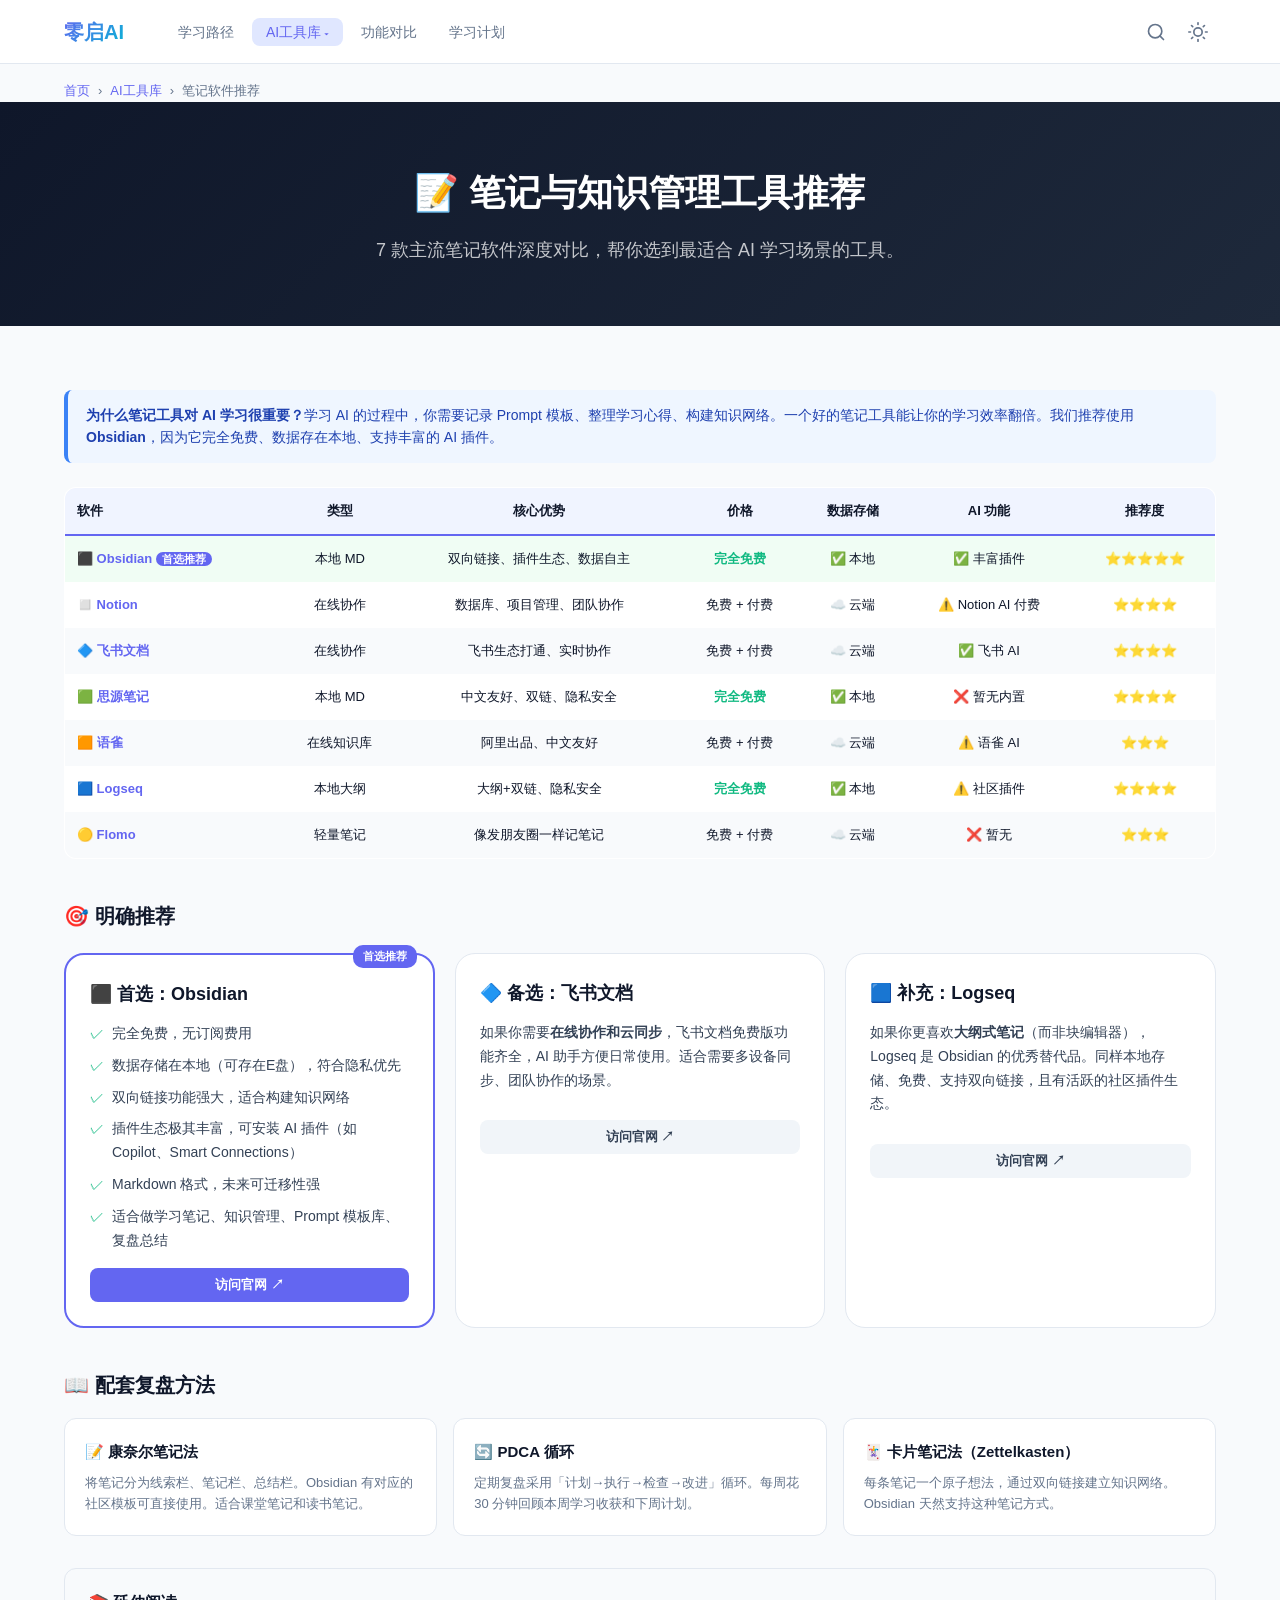
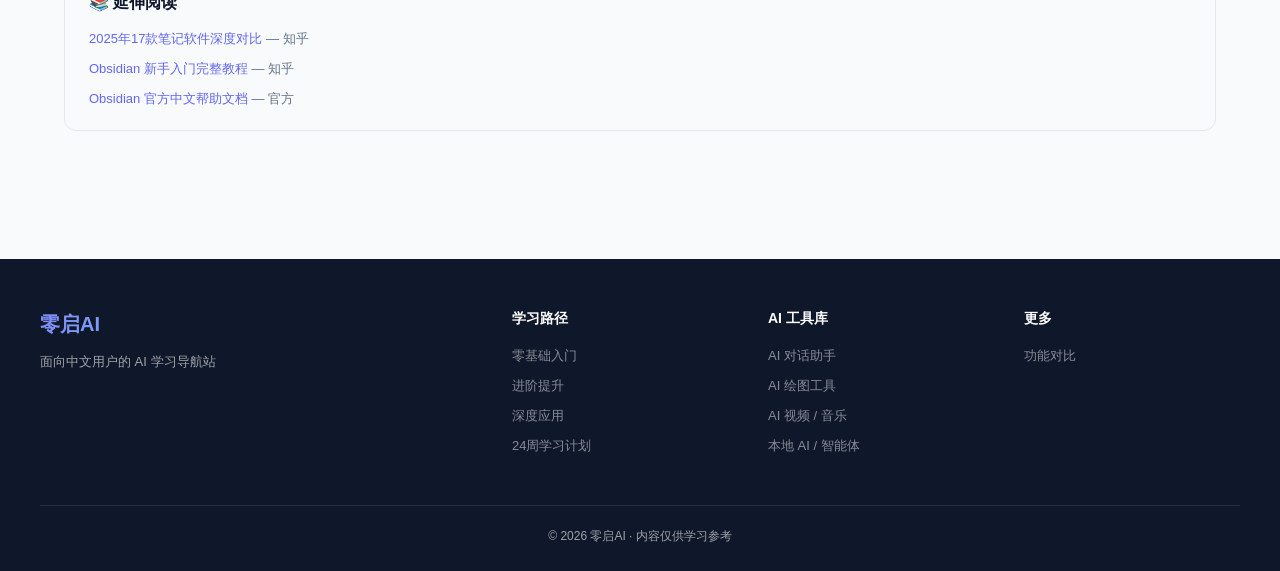
<file: tools/notes.html>
<!DOCTYPE html>
<html lang="zh-CN">
<head>
  <meta charset="UTF-8">
  <meta name="viewport" content="width=device-width, initial-scale=1.0">
  <title>笔记软件对比推荐 — 零启AI</title>
  <meta name="description" content="Obsidian/Notion/飞书/思源/语雀/Logseq/Flomo，7款笔记软件深度对比，帮你选到最适合的笔记工具。">
  <meta property="og:title" content="笔记软件对比推荐 — 零启AI">
  <meta property="og:description" content="Obsidian/Notion/飞书/思源/语雀/Logseq/Flomo，7款笔记软件深度对比，帮你选到最适合的笔记工具。">
  <meta property="og:type" content="website">
  <meta property="og:site_name" content="零启AI">
  <meta property="og:url" content="https://lingqi-ai.pages.dev/tools/notes.html">
  <meta property="og:image" content="https://lingqi-ai.pages.dev/assets/og-cover.png">
  <link rel="canonical" href="https://lingqi-ai.pages.dev/tools/notes.html">
  <link rel="stylesheet" href="../style.css">
</head>
<body>
<nav class="site-nav">
  <div class="nav-inner">
    <a href="../index.html" class="nav-logo">零启AI</a>
    <ul class="nav-links">
      <li><a href="../learn/index.html">学习路径</a></li>
      <li class="has-sub">
        <a href="../tools/index.html" class="active">AI工具库</a>
        <ul class="sub-menu">
          <li><a href="chat.html">AI 对话助手</a></li>
          <li><a href="image.html">AI 绘图工具</a></li>
          <li><a href="video.html">AI 视频 / 音乐</a></li>
          <li><a href="local.html">本地 AI / 智能体</a></li>
          <li><a href="notes.html">笔记软件</a></li>
        </ul>
      </li>
      <li><a href="../compare/index.html">功能对比</a></li>
      <li><a href="../learn/plan.html">学习计划</a></li>
    </ul>
  </div>
</nav>

<div class="breadcrumb">
  <a href="../index.html">首页</a><span>›</span><a href="index.html">AI工具库</a><span>›</span><span>笔记软件推荐</span>
</div>

<section class="page-hero">
  <h1>📝 笔记与知识管理工具推荐</h1>
  <p>7 款主流笔记软件深度对比，帮你选到最适合 AI 学习场景的工具。</p>
</section>

<div class="main-content">

  <div class="tip tip-info" style="margin-bottom:24px;">
    <strong>为什么笔记工具对 AI 学习很重要？</strong>学习 AI 的过程中，你需要记录 Prompt 模板、整理学习心得、构建知识网络。一个好的笔记工具能让你的学习效率翻倍。我们推荐使用 <strong>Obsidian</strong>，因为它完全免费、数据存在本地、支持丰富的 AI 插件。
  </div>

  <!-- 对比表格 -->
  <div style="overflow-x:auto;margin-bottom:40px;">
    <table style="width:100%;border-collapse:collapse;font-size:13px;background:var(--white);border-radius:var(--radius);overflow:hidden;border:1px solid var(--border);">
      <thead>
        <tr style="background:#f0f4ff;">
          <th style="padding:12px;text-align:left;font-weight:700;border-bottom:2px solid var(--primary);">软件</th>
          <th style="padding:12px;text-align:center;font-weight:700;border-bottom:2px solid var(--primary);">类型</th>
          <th style="padding:12px;text-align:center;font-weight:700;border-bottom:2px solid var(--primary);">核心优势</th>
          <th style="padding:12px;text-align:center;font-weight:700;border-bottom:2px solid var(--primary);">价格</th>
          <th style="padding:12px;text-align:center;font-weight:700;border-bottom:2px solid var(--primary);">数据存储</th>
          <th style="padding:12px;text-align:center;font-weight:700;border-bottom:2px solid var(--primary);">AI 功能</th>
          <th style="padding:12px;text-align:center;font-weight:700;border-bottom:2px solid var(--primary);">推荐度</th>
        </tr>
      </thead>
      <tbody>
        <tr style="background:#f0fdf4;">
          <td style="padding:12px;font-weight:700;"><a href="https://obsidian.md" target="_blank" style="color:var(--primary);">⬛ Obsidian</a> <span style="font-size:11px;background:var(--primary);color:#fff;padding:1px 6px;border-radius:10px;">首选推荐</span></td>
          <td style="padding:12px;text-align:center;">本地 MD</td>
          <td style="padding:12px;text-align:center;">双向链接、插件生态、数据自主</td>
          <td style="padding:12px;text-align:center;color:var(--success);font-weight:600;">完全免费</td>
          <td style="padding:12px;text-align:center;">✅ 本地</td>
          <td style="padding:12px;text-align:center;">✅ 丰富插件</td>
          <td style="padding:12px;text-align:center;">⭐⭐⭐⭐⭐</td>
        </tr>
        <tr>
          <td style="padding:12px;font-weight:700;"><a href="https://www.notion.so" target="_blank" style="color:var(--primary);">◻️ Notion</a></td>
          <td style="padding:12px;text-align:center;">在线协作</td>
          <td style="padding:12px;text-align:center;">数据库、项目管理、团队协作</td>
          <td style="padding:12px;text-align:center;">免费 + 付费</td>
          <td style="padding:12px;text-align:center;">☁️ 云端</td>
          <td style="padding:12px;text-align:center;">⚠️ Notion AI 付费</td>
          <td style="padding:12px;text-align:center;">⭐⭐⭐⭐</td>
        </tr>
        <tr style="background:var(--lighter);">
          <td style="padding:12px;font-weight:700;"><a href="https://www.feishu.cn" target="_blank" style="color:var(--primary);">🔷 飞书文档</a></td>
          <td style="padding:12px;text-align:center;">在线协作</td>
          <td style="padding:12px;text-align:center;">飞书生态打通、实时协作</td>
          <td style="padding:12px;text-align:center;">免费 + 付费</td>
          <td style="padding:12px;text-align:center;">☁️ 云端</td>
          <td style="padding:12px;text-align:center;">✅ 飞书 AI</td>
          <td style="padding:12px;text-align:center;">⭐⭐⭐⭐</td>
        </tr>
        <tr>
          <td style="padding:12px;font-weight:700;"><a href="https://b3log.org/siyuan" target="_blank" style="color:var(--primary);">🟩 思源笔记</a></td>
          <td style="padding:12px;text-align:center;">本地 MD</td>
          <td style="padding:12px;text-align:center;">中文友好、双链、隐私安全</td>
          <td style="padding:12px;text-align:center;color:var(--success);font-weight:600;">完全免费</td>
          <td style="padding:12px;text-align:center;">✅ 本地</td>
          <td style="padding:12px;text-align:center;">❌ 暂无内置</td>
          <td style="padding:12px;text-align:center;">⭐⭐⭐⭐</td>
        </tr>
        <tr style="background:var(--lighter);">
          <td style="padding:12px;font-weight:700;"><a href="https://www.yuque.com" target="_blank" style="color:var(--primary);">🟧 语雀</a></td>
          <td style="padding:12px;text-align:center;">在线知识库</td>
          <td style="padding:12px;text-align:center;">阿里出品、中文友好</td>
          <td style="padding:12px;text-align:center;">免费 + 付费</td>
          <td style="padding:12px;text-align:center;">☁️ 云端</td>
          <td style="padding:12px;text-align:center;">⚠️ 语雀 AI</td>
          <td style="padding:12px;text-align:center;">⭐⭐⭐</td>
        </tr>
        <tr>
          <td style="padding:12px;font-weight:700;"><a href="https://logseq.com" target="_blank" style="color:var(--primary);">🟦 Logseq</a></td>
          <td style="padding:12px;text-align:center;">本地大纲</td>
          <td style="padding:12px;text-align:center;">大纲+双链、隐私安全</td>
          <td style="padding:12px;text-align:center;color:var(--success);font-weight:600;">完全免费</td>
          <td style="padding:12px;text-align:center;">✅ 本地</td>
          <td style="padding:12px;text-align:center;">⚠️ 社区插件</td>
          <td style="padding:12px;text-align:center;">⭐⭐⭐⭐</td>
        </tr>
        <tr style="background:var(--lighter);">
          <td style="padding:12px;font-weight:700;"><a href="https://flomoapp.com" target="_blank" style="color:var(--primary);">🟡 Flomo</a></td>
          <td style="padding:12px;text-align:center;">轻量笔记</td>
          <td style="padding:12px;text-align:center;">像发朋友圈一样记笔记</td>
          <td style="padding:12px;text-align:center;">免费 + 付费</td>
          <td style="padding:12px;text-align:center;">☁️ 云端</td>
          <td style="padding:12px;text-align:center;">❌ 暂无</td>
          <td style="padding:12px;text-align:center;">⭐⭐⭐</td>
        </tr>
      </tbody>
    </table>
  </div>

  <!-- 明确推荐 -->
  <h2 style="font-size:20px;font-weight:800;margin-bottom:20px;">🎯 明确推荐</h2>

  <div class="note-grid">
    <div class="note-card recommended">
      <h3 style="font-size:18px;font-weight:700;margin-bottom:12px;">⬛ 首选：Obsidian</h3>
      <ul style="list-style:none;display:flex;flex-direction:column;gap:8px;font-size:14px;color:var(--dark-3);">
        <li style="display:flex;gap:8px;"><span style="color:var(--success);">✓</span> 完全免费，无订阅费用</li>
        <li style="display:flex;gap:8px;"><span style="color:var(--success);">✓</span> 数据存储在本地（可存在E盘），符合隐私优先</li>
        <li style="display:flex;gap:8px;"><span style="color:var(--success);">✓</span> 双向链接功能强大，适合构建知识网络</li>
        <li style="display:flex;gap:8px;"><span style="color:var(--success);">✓</span> 插件生态极其丰富，可安装 AI 插件（如 Copilot、Smart Connections）</li>
        <li style="display:flex;gap:8px;"><span style="color:var(--success);">✓</span> Markdown 格式，未来可迁移性强</li>
        <li style="display:flex;gap:8px;"><span style="color:var(--success);">✓</span> 适合做学习笔记、知识管理、Prompt 模板库、复盘总结</li>
      </ul>
      <a href="https://obsidian.md" target="_blank" class="btn btn-primary btn-sm" style="margin-top:16px;width:100%;justify-content:center;">访问官网 ↗</a>
    </div>

    <div class="note-card">
      <h3 style="font-size:18px;font-weight:700;margin-bottom:12px;">🔷 备选：飞书文档</h3>
      <p style="font-size:14px;color:var(--dark-3);margin-bottom:12px;line-height:1.7;">如果你需要<strong>在线协作和云同步</strong>，飞书文档免费版功能齐全，AI 助手方便日常使用。适合需要多设备同步、团队协作的场景。</p>
      <a href="https://www.feishu.cn" target="_blank" class="btn btn-ghost btn-sm" style="margin-top:16px;width:100%;justify-content:center;">访问官网 ↗</a>
    </div>

    <div class="note-card">
      <h3 style="font-size:18px;font-weight:700;margin-bottom:12px;">🟦 补充：Logseq</h3>
      <p style="font-size:14px;color:var(--dark-3);margin-bottom:12px;line-height:1.7;">如果你更喜欢<strong>大纲式笔记</strong>（而非块编辑器），Logseq 是 Obsidian 的优秀替代品。同样本地存储、免费、支持双向链接，且有活跃的社区插件生态。</p>
      <a href="https://logseq.com" target="_blank" class="btn btn-ghost btn-sm" style="margin-top:16px;width:100%;justify-content:center;">访问官网 ↗</a>
    </div>
  </div>

  <!-- 复盘方法 -->
  <h2 style="font-size:20px;font-weight:800;margin:40px 0 16px;">📖 配套复盘方法</h2>
  <div style="display:grid;grid-template-columns:repeat(3,1fr);gap:16px;">
    <div style="background:var(--white);border:1px solid var(--border);border-radius:var(--radius);padding:20px;">
      <h4 style="font-size:15px;font-weight:700;margin-bottom:8px;">📝 康奈尔笔记法</h4>
      <p style="font-size:13px;color:var(--mid);line-height:1.6;">将笔记分为线索栏、笔记栏、总结栏。Obsidian 有对应的社区模板可直接使用。适合课堂笔记和读书笔记。</p>
    </div>
    <div style="background:var(--white);border:1px solid var(--border);border-radius:var(--radius);padding:20px;">
      <h4 style="font-size:15px;font-weight:700;margin-bottom:8px;">🔄 PDCA 循环</h4>
      <p style="font-size:13px;color:var(--mid);line-height:1.6;">定期复盘采用「计划→执行→检查→改进」循环。每周花 30 分钟回顾本周学习收获和下周计划。</p>
    </div>
    <div style="background:var(--white);border:1px solid var(--border);border-radius:var(--radius);padding:20px;">
      <h4 style="font-size:15px;font-weight:700;margin-bottom:8px;">🃏 卡片笔记法（Zettelkasten）</h4>
      <p style="font-size:13px;color:var(--mid);line-height:1.6;">每条笔记一个原子想法，通过双向链接建立知识网络。Obsidian 天然支持这种笔记方式。</p>
    </div>
  </div>

  <!-- 学习资源 -->
  <div style="background:var(--lighter);border:1px solid var(--border);border-radius:var(--radius);padding:20px 24px;margin-top:32px;">
    <h3 style="font-size:16px;font-weight:700;margin-bottom:12px;">📚 延伸阅读</h3>
    <ul style="list-style:none;display:flex;flex-direction:column;gap:8px;">
      <li style="font-size:13px;"><a href="https://zhuanlan.zhihu.com/p/691017874" target="_blank" style="color:var(--primary);">2025年17款笔记软件深度对比</a> <span style="color:var(--mid);">— 知乎</span></li>
      <li style="font-size:13px;"><a href="https://zhuanlan.zhihu.com/p/658237800" target="_blank" style="color:var(--primary);">Obsidian 新手入门完整教程</a> <span style="color:var(--mid);">— 知乎</span></li>
      <li style="font-size:13px;"><a href="https://publish.obsidian.md/access-obsidian/obsidian" target="_blank" style="color:var(--primary);">Obsidian 官方中文帮助文档</a> <span style="color:var(--mid);">— 官方</span></li>
    </ul>
  </div>

</div>

<footer class="site-footer">
  <div class="footer-inner">
    <div class="footer-grid">
      <div class="footer-brand"><h3>零启AI</h3><p>面向中文用户的 AI 学习导航站</p></div>
      <div class="footer-col"><h4>学习路径</h4><a href="../learn/beginner.html">零基础入门</a><a href="../learn/intermediate.html">进阶提升</a><a href="../learn/advanced.html">深度应用</a><a href="../learn/plan.html">24周学习计划</a></div>
      <div class="footer-col"><h4>AI 工具库</h4><a href="chat.html">AI 对话助手</a><a href="image.html">AI 绘图工具</a><a href="video.html">AI 视频 / 音乐</a><a href="local.html">本地 AI / 智能体</a></div>
      <div class="footer-col"><h4>更多</h4><a href="../compare/index.html">功能对比</a></div>
    </div>
    <div class="footer-bottom"><p>&copy; 2026 零启AI &middot; 内容仅供学习参考</p></div>
  </div>
</footer>
<script src="../app.js"></script>
</body>
</html>
</file>
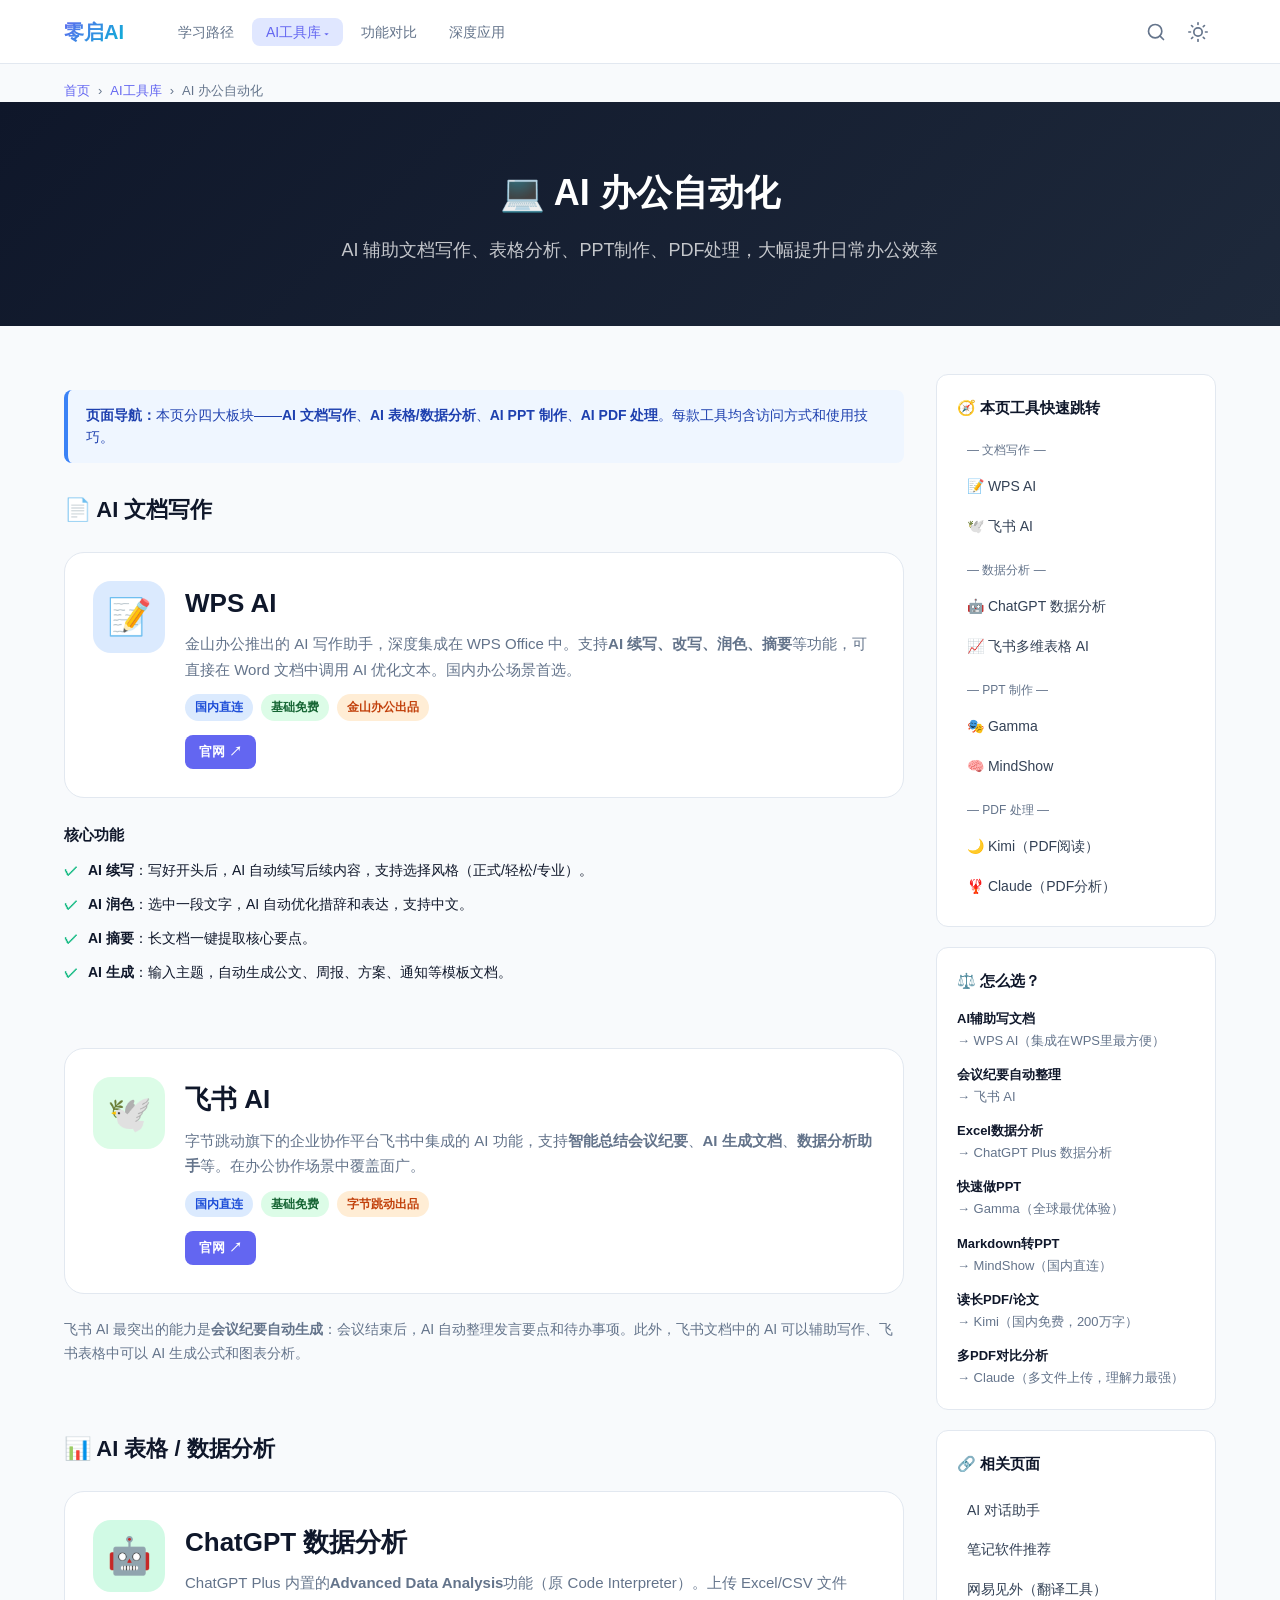
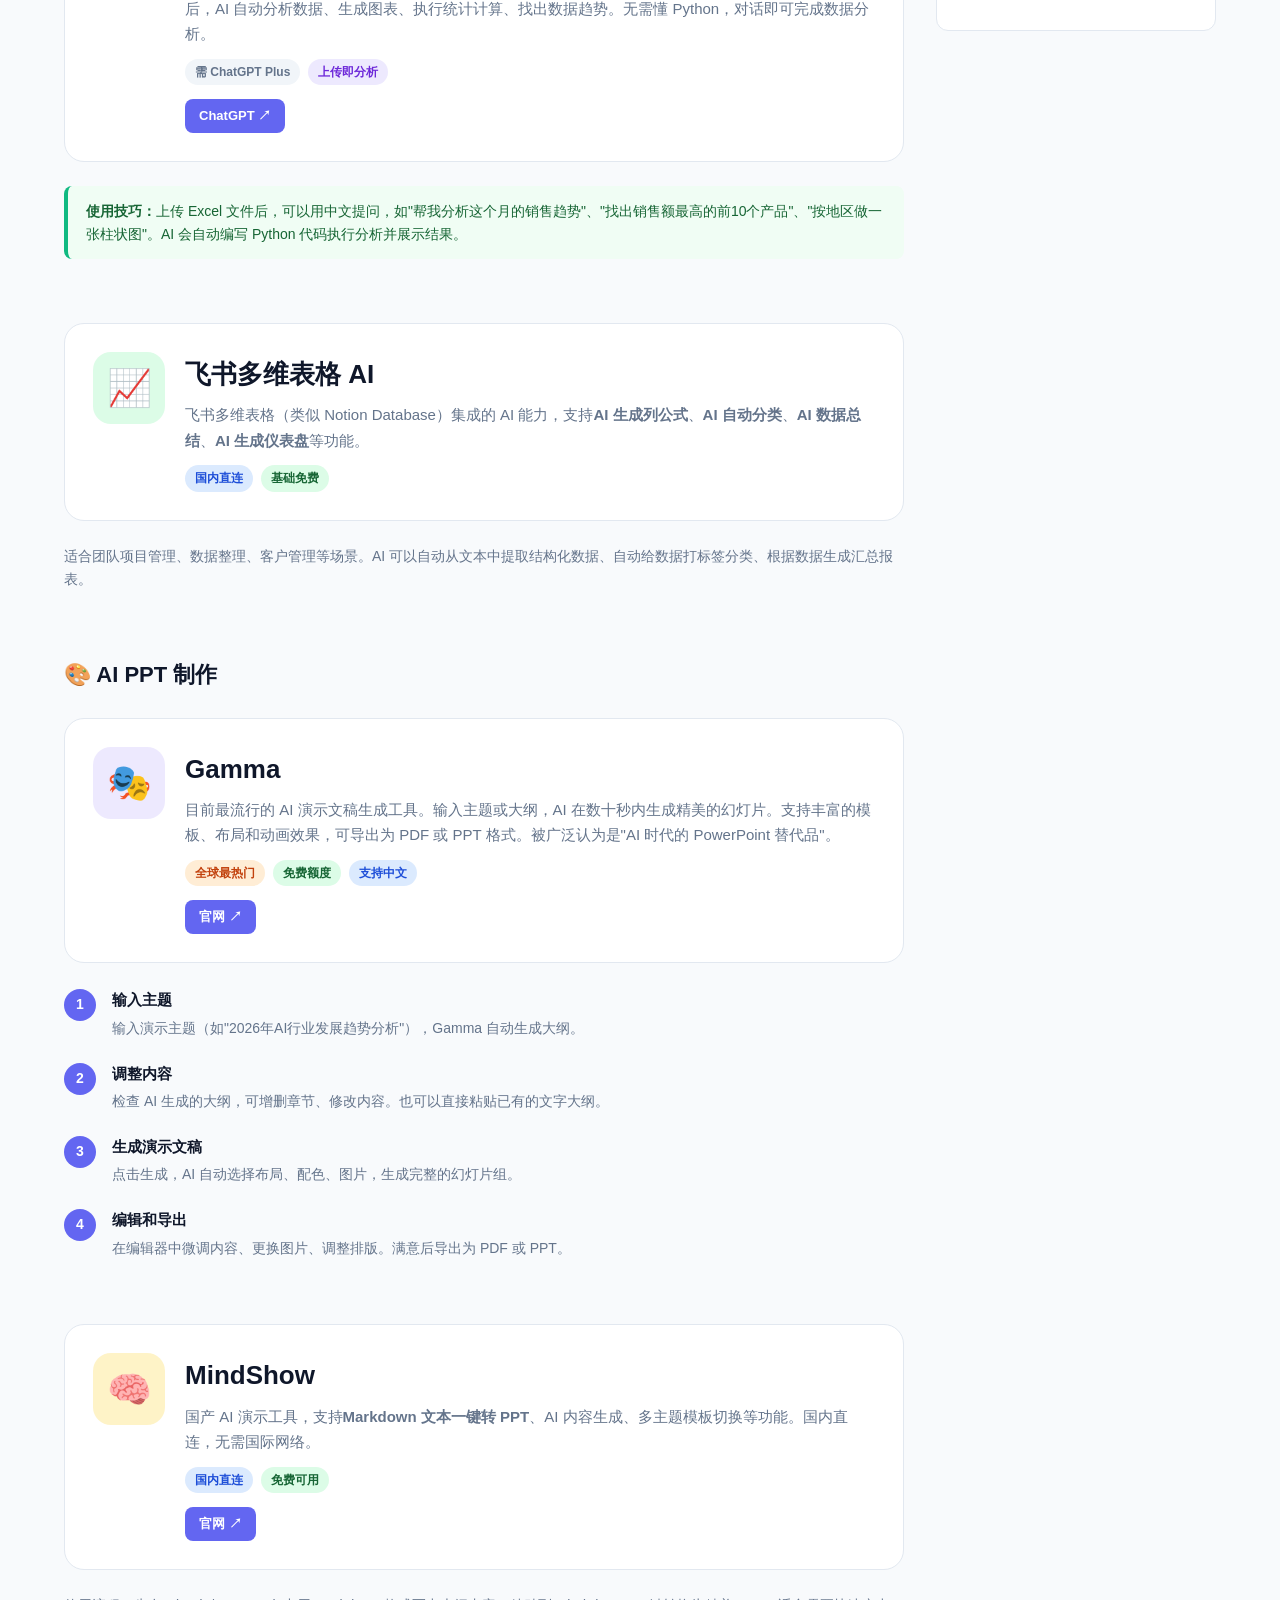
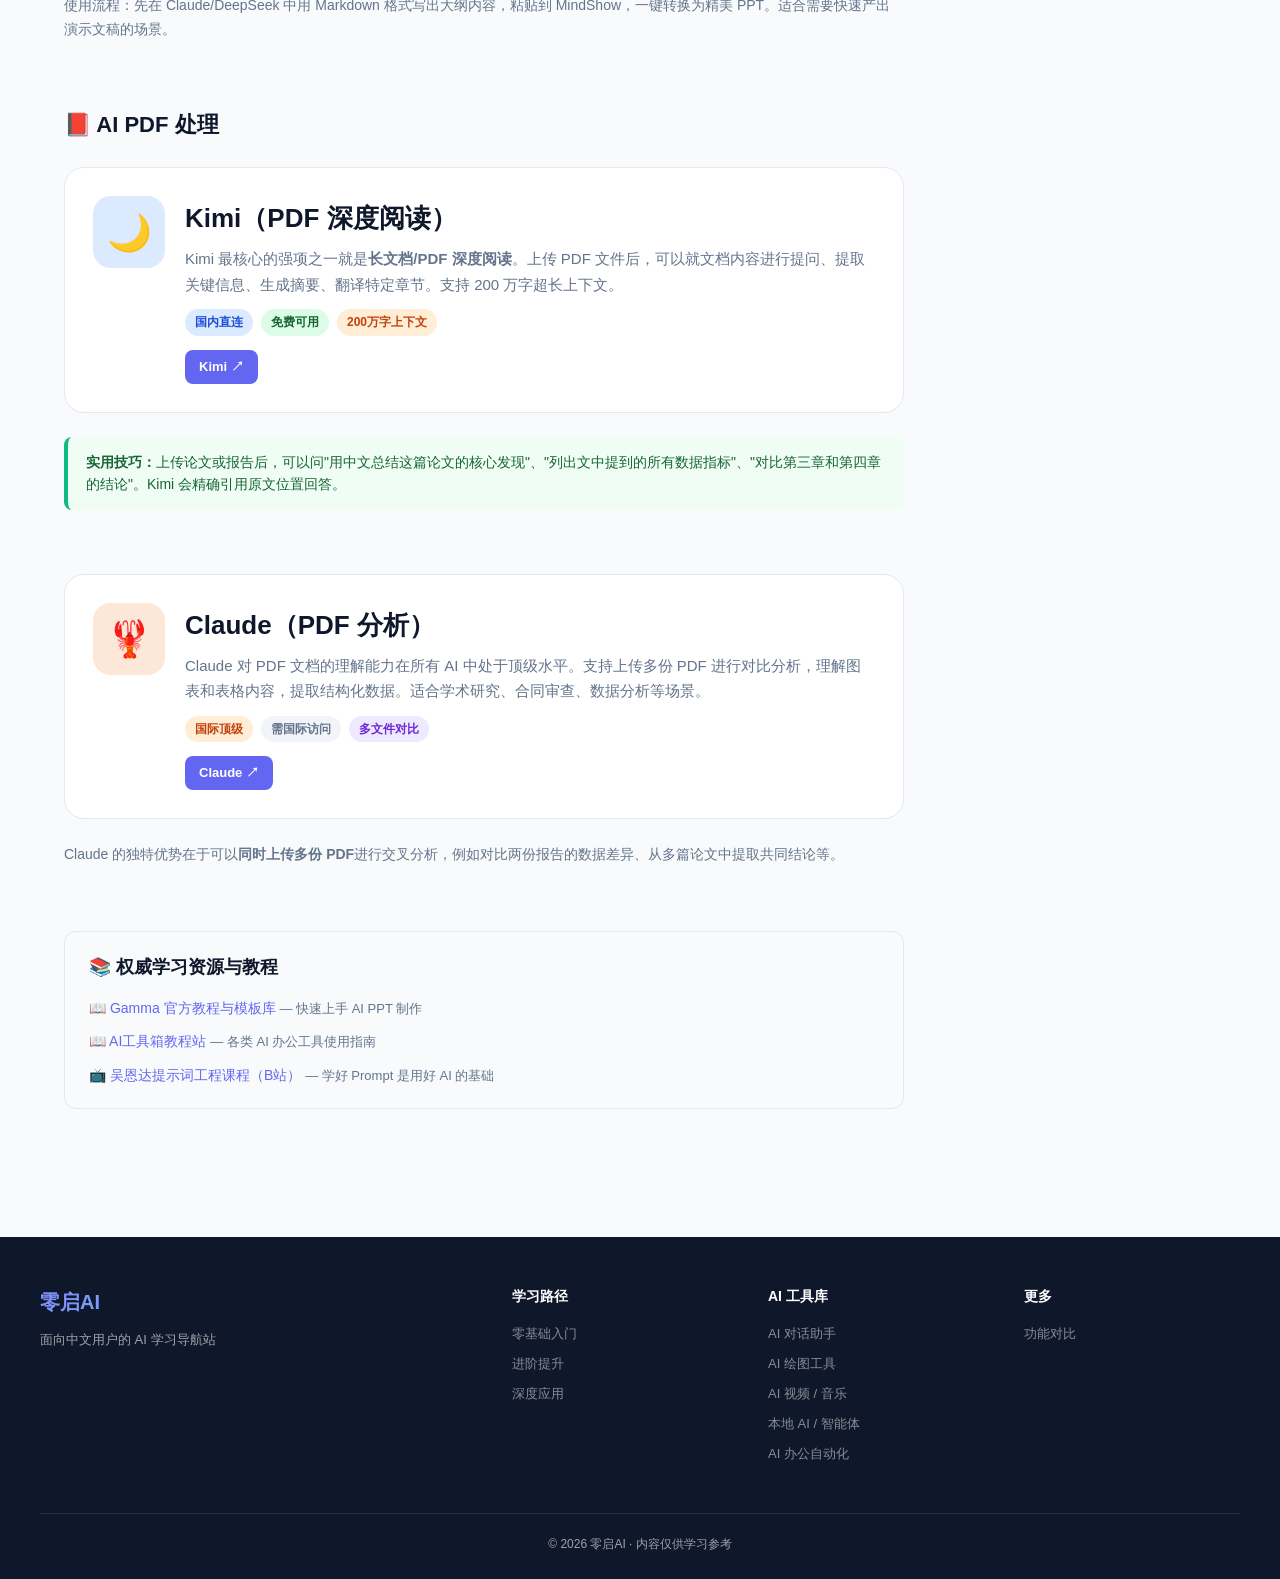
<file: tools/office.html>
<!DOCTYPE html>
<html lang="zh-CN">
<head>
  <meta charset="UTF-8">
  <meta name="viewport" content="width=device-width, initial-scale=1.0">
  <title>AI办公自动化工具 — 零启AI</title>
  <meta name="description" content="AI辅助Word/PDF/Excel/PPT办公工具完整指南，用AI大幅提升办公效率。">
  <meta property="og:title" content="AI办公自动化工具 — 零启AI">
  <meta property="og:description" content="AI辅助Word/PDF/Excel/PPT办公工具完整指南，用AI大幅提升办公效率。">
  <meta property="og:type" content="website">
  <meta property="og:site_name" content="零启AI">
  <meta property="og:url" content="https://lingqi-ai.pages.dev/tools/office.html">
  <meta property="og:image" content="https://lingqi-ai.pages.dev/assets/og-cover.png">
  <link rel="canonical" href="https://lingqi-ai.pages.dev/tools/office.html">
  <link rel="stylesheet" href="../style.css">
  <style>
    .tool-detail { scroll-margin-top: 80px; margin-bottom: 64px; }
    .tool-header { display:flex; align-items:flex-start; gap:20px; background:var(--white); border:1px solid var(--border); border-radius:var(--radius-lg); padding:28px; margin-bottom:24px; }
    .tool-header-icon { width:72px; height:72px; border-radius:18px; display:flex; align-items:center; justify-content:center; font-size:36px; flex-shrink:0; }
    .tool-header-info h2 { font-size:26px; font-weight:800; margin-bottom:6px; }
    .tool-header-info p { font-size:15px; color:var(--mid); margin-bottom:12px; line-height:1.7; }
    .tool-header-meta { display:flex; gap:8px; flex-wrap:wrap; }
    .tool-header-links { margin-top:14px; display:flex; gap:10px; flex-wrap:wrap; }
    .resource-box { background:var(--lighter); border:1px solid var(--border); border-radius:var(--radius); padding:20px 24px; margin-top:32px; }
    .resource-box h3 { font-size:18px; font-weight:700; margin-bottom:14px; }
    .resource-list { list-style:none; display:flex; flex-direction:column; gap:10px; }
    .resource-list li { font-size:14px; }
    .resource-list li a { color:var(--primary); }
    .resource-list li span { color:var(--mid); font-size:13px; }
  </style>
</head>
<body>
<nav class="site-nav">
  <div class="nav-inner">
    <a href="../index.html" class="nav-logo">零启AI</a>
    <ul class="nav-links">
      <li><a href="../learn/index.html">学习路径</a></li>
      <li class="has-sub">
        <a href="index.html" class="active">AI工具库</a>
        <ul class="sub-menu">
          <li><a href="chat.html">AI 对话助手</a></li>
          <li><a href="image.html">AI 绘图工具</a></li>
          <li><a href="video.html">AI 视频 / 音乐</a></li>
          <li><a href="local.html">本地 AI / 智能体平台</a></li>
          <li><a href="office.html">AI 办公自动化</a></li>
          <li><a href="notes.html">笔记软件推荐</a></li>
        </ul>
      </li>
      <li><a href="../compare/index.html">功能对比</a></li>
      <li><a href="../learn/advanced.html">深度应用</a></li>
    </ul>
  </div>
</nav>

<div class="breadcrumb">
  <a href="../index.html">首页</a><span>›</span>
  <a href="index.html">AI工具库</a><span>›</span>
  <span>AI 办公自动化</span>
</div>

<section class="page-hero">
  <h1>💻 AI 办公自动化</h1>
  <p>AI 辅助文档写作、表格分析、PPT制作、PDF处理，大幅提升日常办公效率</p>
</section>

<div class="main-content">
  <div class="content-grid">
    <div class="content-main">

      <div class="tip tip-info" style="margin-bottom:28px;">
        <strong>页面导航：</strong>本页分四大板块——<strong>AI 文档写作</strong>、<strong>AI 表格/数据分析</strong>、<strong>AI PPT 制作</strong>、<strong>AI PDF 处理</strong>。每款工具均含访问方式和使用技巧。
      </div>

      <!-- ===== 文档写作 ===== -->
      <h2 style="font-size:22px;font-weight:700;margin-bottom:24px;display:flex;align-items:center;gap:10px;">📄 AI 文档写作</h2>

      <!-- WPS AI -->
      <div class="tool-detail" id="wpsai">
        <div class="tool-header">
          <div class="tool-header-icon" style="background:#dbeafe;">📝</div>
          <div class="tool-header-info">
            <h2>WPS AI</h2>
            <p>金山办公推出的 AI 写作助手，深度集成在 WPS Office 中。支持<strong>AI 续写、改写、润色、摘要</strong>等功能，可直接在 Word 文档中调用 AI 优化文本。国内办公场景首选。</p>
            <div class="tool-header-meta">
              <span class="badge badge-blue">国内直连</span>
              <span class="badge badge-green">基础免费</span>
              <span class="badge badge-orange">金山办公出品</span>
            </div>
            <div class="tool-header-links">
              <a href="https://ai.wps.cn" target="_blank" class="btn btn-primary btn-sm">官网 ↗</a>
            </div>
          </div>
        </div>
        <h4 style="font-size:15px;font-weight:700;margin-bottom:12px;">核心功能</h4>
        <ul style="list-style:none;display:flex;flex-direction:column;gap:10px;margin-bottom:20px;">
          <li style="display:flex;gap:10px;font-size:14px;"><span style="color:var(--success);font-weight:700;flex-shrink:0;">✓</span><div><strong>AI 续写</strong>：写好开头后，AI 自动续写后续内容，支持选择风格（正式/轻松/专业）。</div></li>
          <li style="display:flex;gap:10px;font-size:14px;"><span style="color:var(--success);font-weight:700;flex-shrink:0;">✓</span><div><strong>AI 润色</strong>：选中一段文字，AI 自动优化措辞和表达，支持中文。</div></li>
          <li style="display:flex;gap:10px;font-size:14px;"><span style="color:var(--success);font-weight:700;flex-shrink:0;">✓</span><div><strong>AI 摘要</strong>：长文档一键提取核心要点。</div></li>
          <li style="display:flex;gap:10px;font-size:14px;"><span style="color:var(--success);font-weight:700;flex-shrink:0;">✓</span><div><strong>AI 生成</strong>：输入主题，自动生成公文、周报、方案、通知等模板文档。</div></li>
        </ul>
      </div>

      <!-- 飞书AI -->
      <div class="tool-detail" id="feishuai">
        <div class="tool-header">
          <div class="tool-header-icon" style="background:#dcfce7;">🕊️</div>
          <div class="tool-header-info">
            <h2>飞书 AI</h2>
            <p>字节跳动旗下的企业协作平台飞书中集成的 AI 功能，支持<strong>智能总结会议纪要</strong>、<strong>AI 生成文档</strong>、<strong>数据分析助手</strong>等。在办公协作场景中覆盖面广。</p>
            <div class="tool-header-meta">
              <span class="badge badge-blue">国内直连</span>
              <span class="badge badge-green">基础免费</span>
              <span class="badge badge-orange">字节跳动出品</span>
            </div>
            <div class="tool-header-links">
              <a href="https://www.feishu.cn" target="_blank" class="btn btn-primary btn-sm">官网 ↗</a>
            </div>
          </div>
        </div>
        <p style="font-size:14px;color:var(--mid);">飞书 AI 最突出的能力是<strong>会议纪要自动生成</strong>：会议结束后，AI 自动整理发言要点和待办事项。此外，飞书文档中的 AI 可以辅助写作、飞书表格中可以 AI 生成公式和图表分析。</p>
      </div>

      <!-- ===== 表格/数据分析 ===== -->
      <h2 style="font-size:22px;font-weight:700;margin:48px 0 24px;display:flex;align-items:center;gap:10px;">📊 AI 表格 / 数据分析</h2>

      <!-- ChatGPT数据分析 -->
      <div class="tool-detail" id="chatgpt-data">
        <div class="tool-header">
          <div class="tool-header-icon" style="background:#d1fae5;">🤖</div>
          <div class="tool-header-info">
            <h2>ChatGPT 数据分析</h2>
            <p>ChatGPT Plus 内置的<strong>Advanced Data Analysis</strong>功能（原 Code Interpreter）。上传 Excel/CSV 文件后，AI 自动分析数据、生成图表、执行统计计算、找出数据趋势。无需懂 Python，对话即可完成数据分析。</p>
            <div class="tool-header-meta">
              <span class="badge badge-gray">需 ChatGPT Plus</span>
              <span class="badge badge-purple">上传即分析</span>
            </div>
            <div class="tool-header-links">
              <a href="https://chatgpt.com" target="_blank" class="btn btn-primary btn-sm">ChatGPT ↗</a>
            </div>
          </div>
        </div>
        <div class="tip tip-success">
          <strong>使用技巧：</strong>上传 Excel 文件后，可以用中文提问，如"帮我分析这个月的销售趋势"、"找出销售额最高的前10个产品"、"按地区做一张柱状图"。AI 会自动编写 Python 代码执行分析并展示结果。
        </div>
      </div>

      <!-- 飞书表格AI -->
      <div class="tool-detail" id="feishu-sheet">
        <div class="tool-header">
          <div class="tool-header-icon" style="background:#dcfce7;">📈</div>
          <div class="tool-header-info">
            <h2>飞书多维表格 AI</h2>
            <p>飞书多维表格（类似 Notion Database）集成的 AI 能力，支持<strong>AI 生成列公式</strong>、<strong>AI 自动分类</strong>、<strong>AI 数据总结</strong>、<strong>AI 生成仪表盘</strong>等功能。</p>
            <div class="tool-header-meta">
              <span class="badge badge-blue">国内直连</span>
              <span class="badge badge-green">基础免费</span>
            </div>
          </div>
        </div>
        <p style="font-size:14px;color:var(--mid);">适合团队项目管理、数据整理、客户管理等场景。AI 可以自动从文本中提取结构化数据、自动给数据打标签分类、根据数据生成汇总报表。</p>
      </div>

      <!-- ===== PPT制作 ===== -->
      <h2 style="font-size:22px;font-weight:700;margin:48px 0 24px;display:flex;align-items:center;gap:10px;">🎨 AI PPT 制作</h2>

      <!-- Gamma -->
      <div class="tool-detail" id="gamma">
        <div class="tool-header">
          <div class="tool-header-icon" style="background:#ede9fe;">🎭</div>
          <div class="tool-header-info">
            <h2>Gamma</h2>
            <p>目前最流行的 AI 演示文稿生成工具。输入主题或大纲，AI 在数十秒内生成精美的幻灯片。支持丰富的模板、布局和动画效果，可导出为 PDF 或 PPT 格式。被广泛认为是"AI 时代的 PowerPoint 替代品"。</p>
            <div class="tool-header-meta">
              <span class="badge badge-orange">全球最热门</span>
              <span class="badge badge-green">免费额度</span>
              <span class="badge badge-blue">支持中文</span>
            </div>
            <div class="tool-header-links">
              <a href="https://gamma.app" target="_blank" class="btn btn-primary btn-sm">官网 ↗</a>
            </div>
          </div>
        </div>
        <ul class="steps">
          <li><div class="step-num">1</div><div class="step-body"><h4>输入主题</h4><p>输入演示主题（如"2026年AI行业发展趋势分析"），Gamma 自动生成大纲。</p></div></li>
          <li><div class="step-num">2</div><div class="step-body"><h4>调整内容</h4><p>检查 AI 生成的大纲，可增删章节、修改内容。也可以直接粘贴已有的文字大纲。</p></div></li>
          <li><div class="step-num">3</div><div class="step-body"><h4>生成演示文稿</h4><p>点击生成，AI 自动选择布局、配色、图片，生成完整的幻灯片组。</p></div></li>
          <li><div class="step-num">4</div><div class="step-body"><h4>编辑和导出</h4><p>在编辑器中微调内容、更换图片、调整排版。满意后导出为 PDF 或 PPT。</p></div></li>
        </ul>
      </div>

      <!-- MindShow -->
      <div class="tool-detail" id="mindshow">
        <div class="tool-header">
          <div class="tool-header-icon" style="background:#fef3c7;">🧠</div>
          <div class="tool-header-info">
            <h2>MindShow</h2>
            <p>国产 AI 演示工具，支持<strong>Markdown 文本一键转 PPT</strong>、AI 内容生成、多主题模板切换等功能。国内直连，无需国际网络。</p>
            <div class="tool-header-meta">
              <span class="badge badge-blue">国内直连</span>
              <span class="badge badge-green">免费可用</span>
            </div>
            <div class="tool-header-links">
              <a href="https://www.mindshow.fun" target="_blank" class="btn btn-primary btn-sm">官网 ↗</a>
            </div>
          </div>
        </div>
        <p style="font-size:14px;color:var(--mid);">使用流程：先在 Claude/DeepSeek 中用 Markdown 格式写出大纲内容，粘贴到 MindShow，一键转换为精美 PPT。适合需要快速产出演示文稿的场景。</p>
      </div>

      <!-- ===== PDF处理 ===== -->
      <h2 style="font-size:22px;font-weight:700;margin:48px 0 24px;display:flex;align-items:center;gap:10px;">📕 AI PDF 处理</h2>

      <!-- Kimi PDF -->
      <div class="tool-detail" id="kimi-pdf">
        <div class="tool-header">
          <div class="tool-header-icon" style="background:#dbeafe;">🌙</div>
          <div class="tool-header-info">
            <h2>Kimi（PDF 深度阅读）</h2>
            <p>Kimi 最核心的强项之一就是<strong>长文档/PDF 深度阅读</strong>。上传 PDF 文件后，可以就文档内容进行提问、提取关键信息、生成摘要、翻译特定章节。支持 200 万字超长上下文。</p>
            <div class="tool-header-meta">
              <span class="badge badge-blue">国内直连</span>
              <span class="badge badge-green">免费可用</span>
              <span class="badge badge-orange">200万字上下文</span>
            </div>
            <div class="tool-header-links">
              <a href="https://kimi.moonshot.cn" target="_blank" class="btn btn-primary btn-sm">Kimi ↗</a>
            </div>
          </div>
        </div>
        <div class="tip tip-success">
          <strong>实用技巧：</strong>上传论文或报告后，可以问"用中文总结这篇论文的核心发现"、"列出文中提到的所有数据指标"、"对比第三章和第四章的结论"。Kimi 会精确引用原文位置回答。
        </div>
      </div>

      <!-- Claude PDF -->
      <div class="tool-detail" id="claude-pdf">
        <div class="tool-header">
          <div class="tool-header-icon" style="background:#fce7d8;">🦞</div>
          <div class="tool-header-info">
            <h2>Claude（PDF 分析）</h2>
            <p>Claude 对 PDF 文档的理解能力在所有 AI 中处于顶级水平。支持上传多份 PDF 进行对比分析，理解图表和表格内容，提取结构化数据。适合学术研究、合同审查、数据分析等场景。</p>
            <div class="tool-header-meta">
              <span class="badge badge-orange">国际顶级</span>
              <span class="badge badge-gray">需国际访问</span>
              <span class="badge badge-purple">多文件对比</span>
            </div>
            <div class="tool-header-links">
              <a href="https://claude.ai" target="_blank" class="btn btn-primary btn-sm">Claude ↗</a>
            </div>
          </div>
        </div>
        <p style="font-size:14px;color:var(--mid);">Claude 的独特优势在于可以<strong>同时上传多份 PDF</strong>进行交叉分析，例如对比两份报告的数据差异、从多篇论文中提取共同结论等。</p>
      </div>

      <!-- 学习资源 -->
      <div class="resource-box">
        <h3>📚 权威学习资源与教程</h3>
        <ul class="resource-list">
          <li><a href="https://gamma.app/blog" target="_blank">📖 Gamma 官方教程与模板库</a> <span>— 快速上手 AI PPT 制作</span></li>
          <li><a href="https://aitoolboxtutor.com" target="_blank">📖 AI工具箱教程站</a> <span>— 各类 AI 办公工具使用指南</span></li>
          <li><a href="https://www.bilibili.com/video/BV1GZ5D6qEm2" target="_blank">📺 吴恩达提示词工程课程（B站）</a> <span>— 学好 Prompt 是用好 AI 的基础</span></li>
        </ul>
      </div>

    </div><!-- .content-main -->

    <aside class="content-sidebar">
      <div class="sidebar-box">
        <h3>🧭 本页工具快速跳转</h3>
        <ul class="sidebar-nav">
          <li style="font-size:12px;color:var(--mid);padding:6px 10px;">— 文档写作 —</li>
          <li><a href="#wpsai">📝 WPS AI</a></li>
          <li><a href="#feishuai">🕊️ 飞书 AI</a></li>
          <li style="font-size:12px;color:var(--mid);padding:6px 10px;margin-top:8px;">— 数据分析 —</li>
          <li><a href="#chatgpt-data">🤖 ChatGPT 数据分析</a></li>
          <li><a href="#feishu-sheet">📈 飞书多维表格 AI</a></li>
          <li style="font-size:12px;color:var(--mid);padding:6px 10px;margin-top:8px;">— PPT 制作 —</li>
          <li><a href="#gamma">🎭 Gamma</a></li>
          <li><a href="#mindshow">🧠 MindShow</a></li>
          <li style="font-size:12px;color:var(--mid);padding:6px 10px;margin-top:8px;">— PDF 处理 —</li>
          <li><a href="#kimi-pdf">🌙 Kimi（PDF阅读）</a></li>
          <li><a href="#claude-pdf">🦞 Claude（PDF分析）</a></li>
        </ul>
      </div>
      <div class="sidebar-box">
        <h3>⚖️ 怎么选？</h3>
        <ul style="list-style:none;display:flex;flex-direction:column;gap:12px;font-size:13px;">
          <li><strong>AI辅助写文档</strong><br><span style="color:var(--mid);">→ WPS AI（集成在WPS里最方便）</span></li>
          <li><strong>会议纪要自动整理</strong><br><span style="color:var(--mid);">→ 飞书 AI</span></li>
          <li><strong>Excel数据分析</strong><br><span style="color:var(--mid);">→ ChatGPT Plus 数据分析</span></li>
          <li><strong>快速做PPT</strong><br><span style="color:var(--mid);">→ Gamma（全球最优体验）</span></li>
          <li><strong>Markdown转PPT</strong><br><span style="color:var(--mid);">→ MindShow（国内直连）</span></li>
          <li><strong>读长PDF/论文</strong><br><span style="color:var(--mid);">→ Kimi（国内免费，200万字）</span></li>
          <li><strong>多PDF对比分析</strong><br><span style="color:var(--mid);">→ Claude（多文件上传，理解力最强）</span></li>
        </ul>
      </div>
      <div class="sidebar-box">
        <h3>🔗 相关页面</h3>
        <ul class="sidebar-nav">
          <li><a href="chat.html">AI 对话助手</a></li>
          <li><a href="notes.html">笔记软件推荐</a></li>
          <li><a href="video.html#jianwai">网易见外（翻译工具）</a></li>
        </ul>
      </div>
    </aside>

  </div><!-- .content-grid -->
</div>

<footer class="site-footer">
  <div class="footer-inner">
    <div class="footer-grid">
      <div class="footer-brand"><h3>零启AI</h3><p>面向中文用户的 AI 学习导航站</p></div>
      <div class="footer-col"><h4>学习路径</h4><a href="../learn/beginner.html">零基础入门</a><a href="../learn/intermediate.html">进阶提升</a><a href="../learn/advanced.html">深度应用</a></div>
      <div class="footer-col"><h4>AI 工具库</h4><a href="chat.html">AI 对话助手</a><a href="image.html">AI 绘图工具</a><a href="video.html">AI 视频 / 音乐</a><a href="local.html">本地 AI / 智能体</a><a href="office.html">AI 办公自动化</a></div>
      <div class="footer-col"><h4>更多</h4><a href="../compare/index.html">功能对比</a></div>
    </div>
    <div class="footer-bottom"><p>© 2026 零启AI · 内容仅供学习参考</p></div>
  </div>
</footer>
<script src="../app.js"></script>
</body>
</html>
</file>
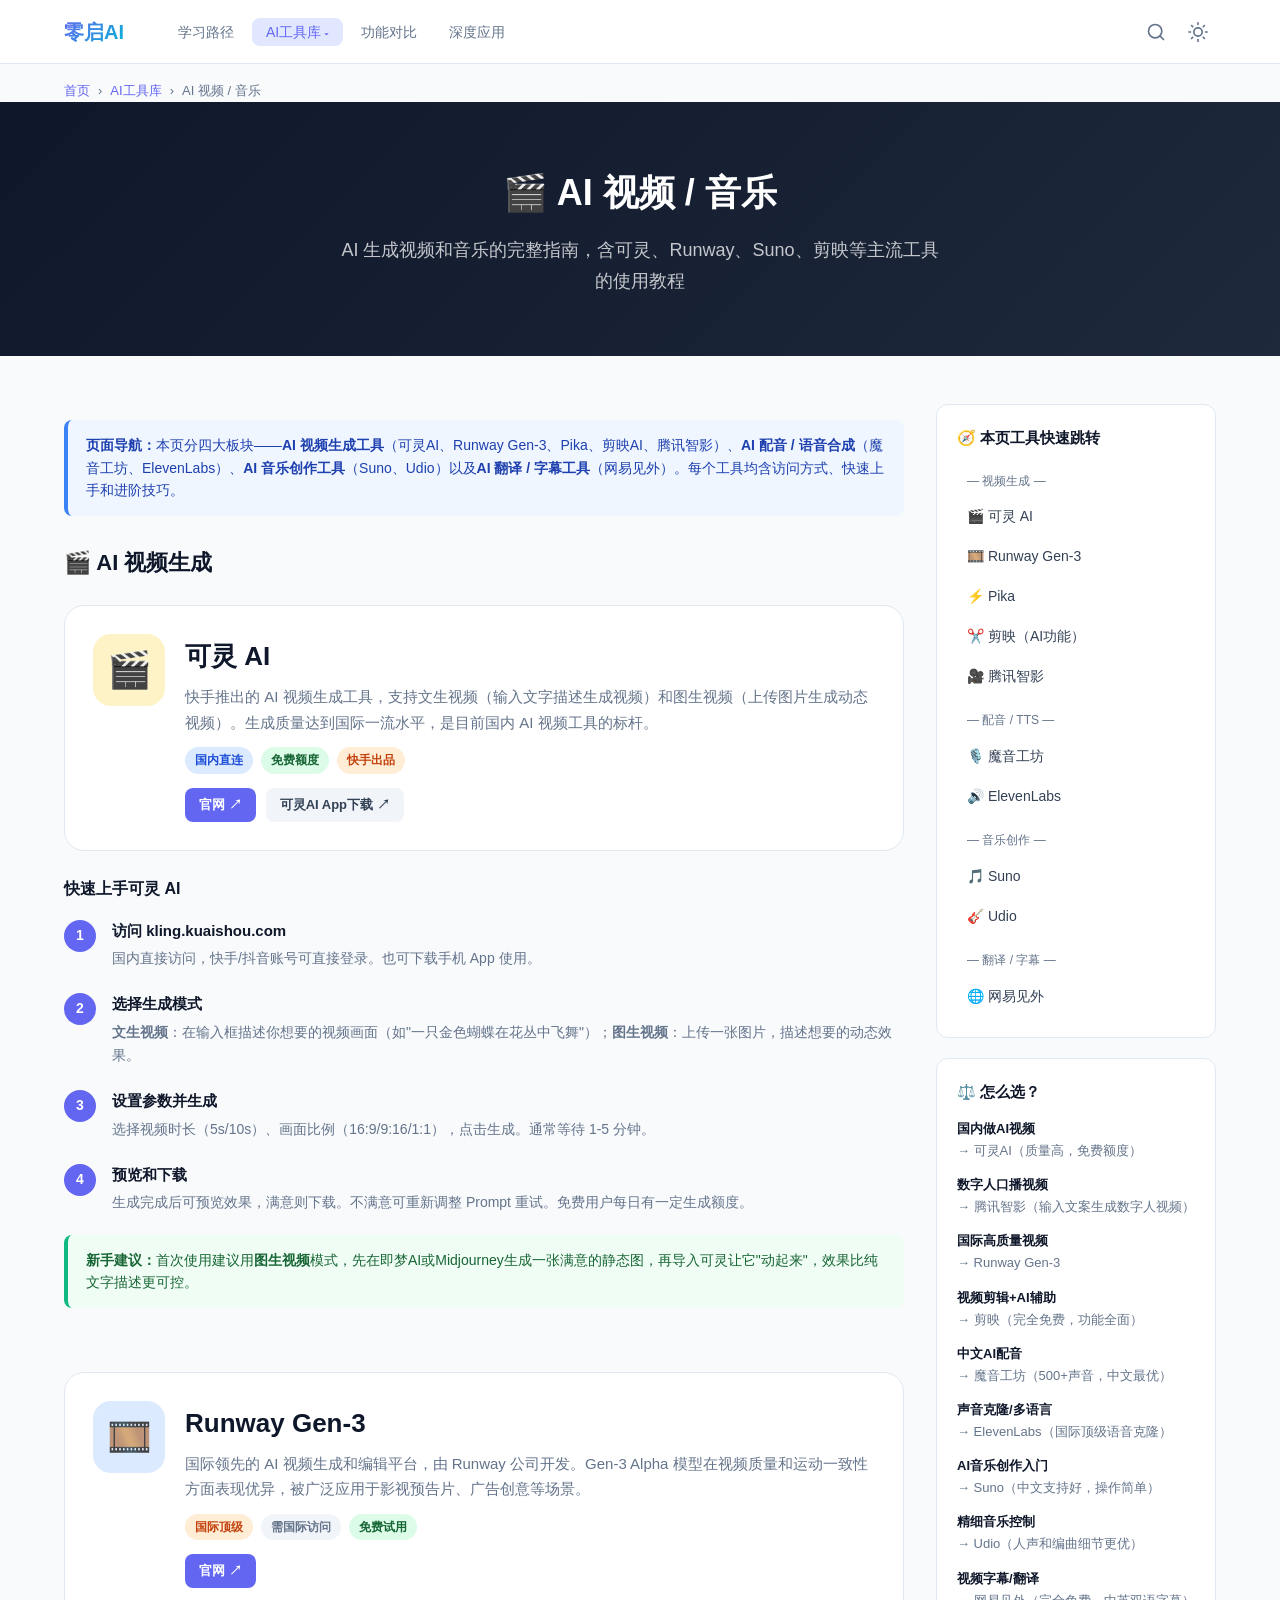
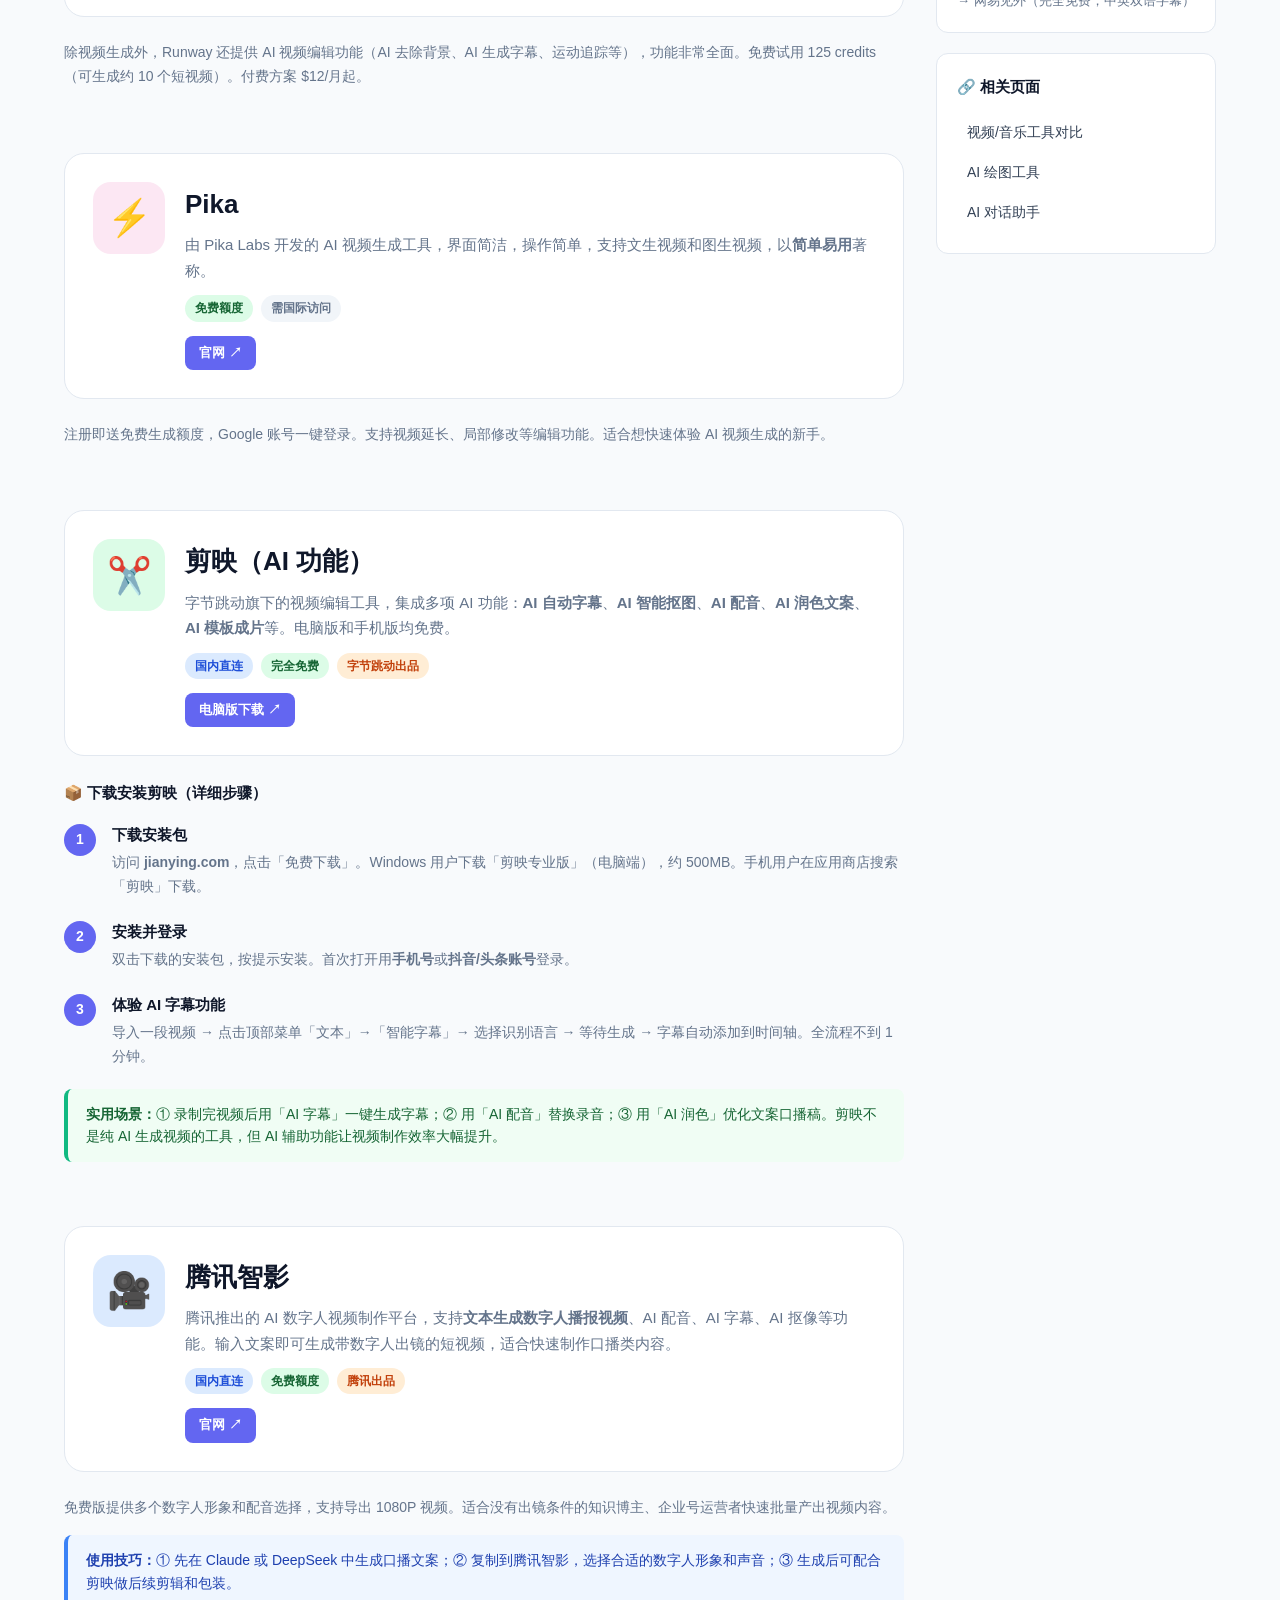
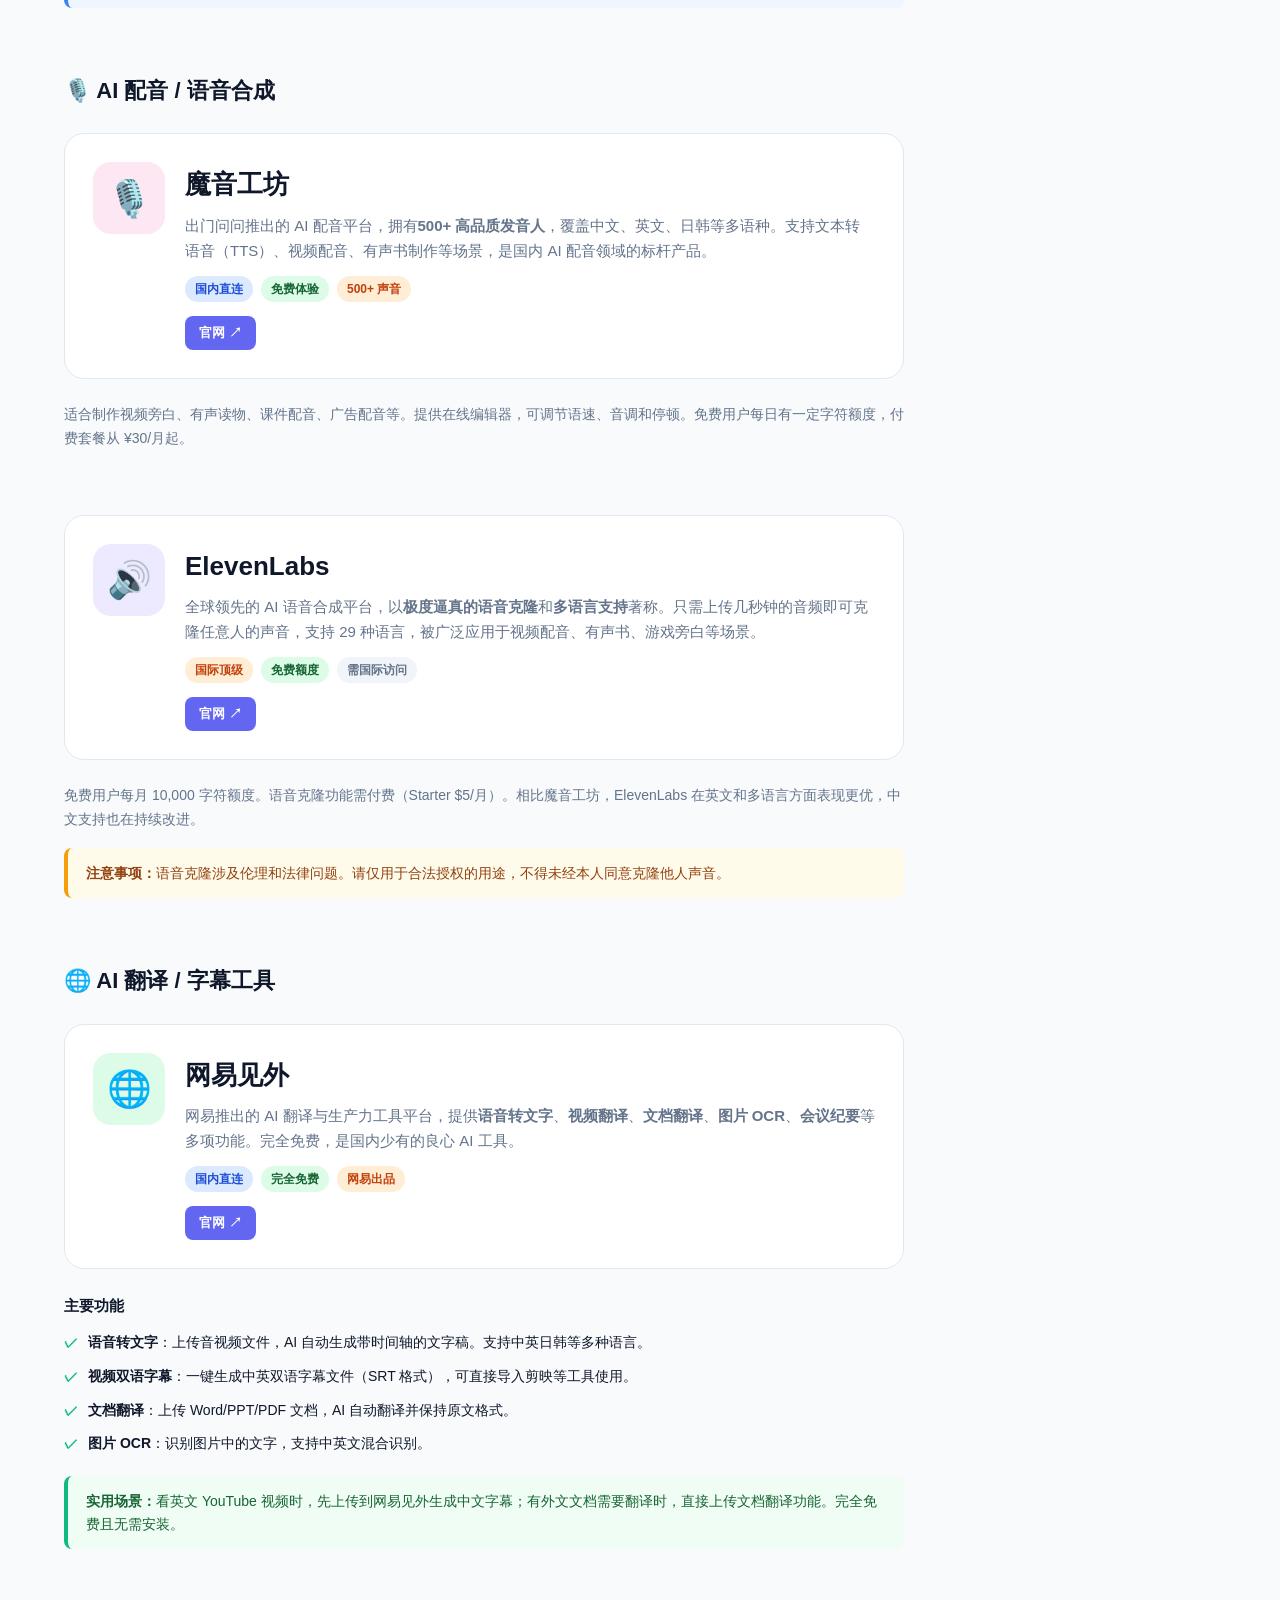
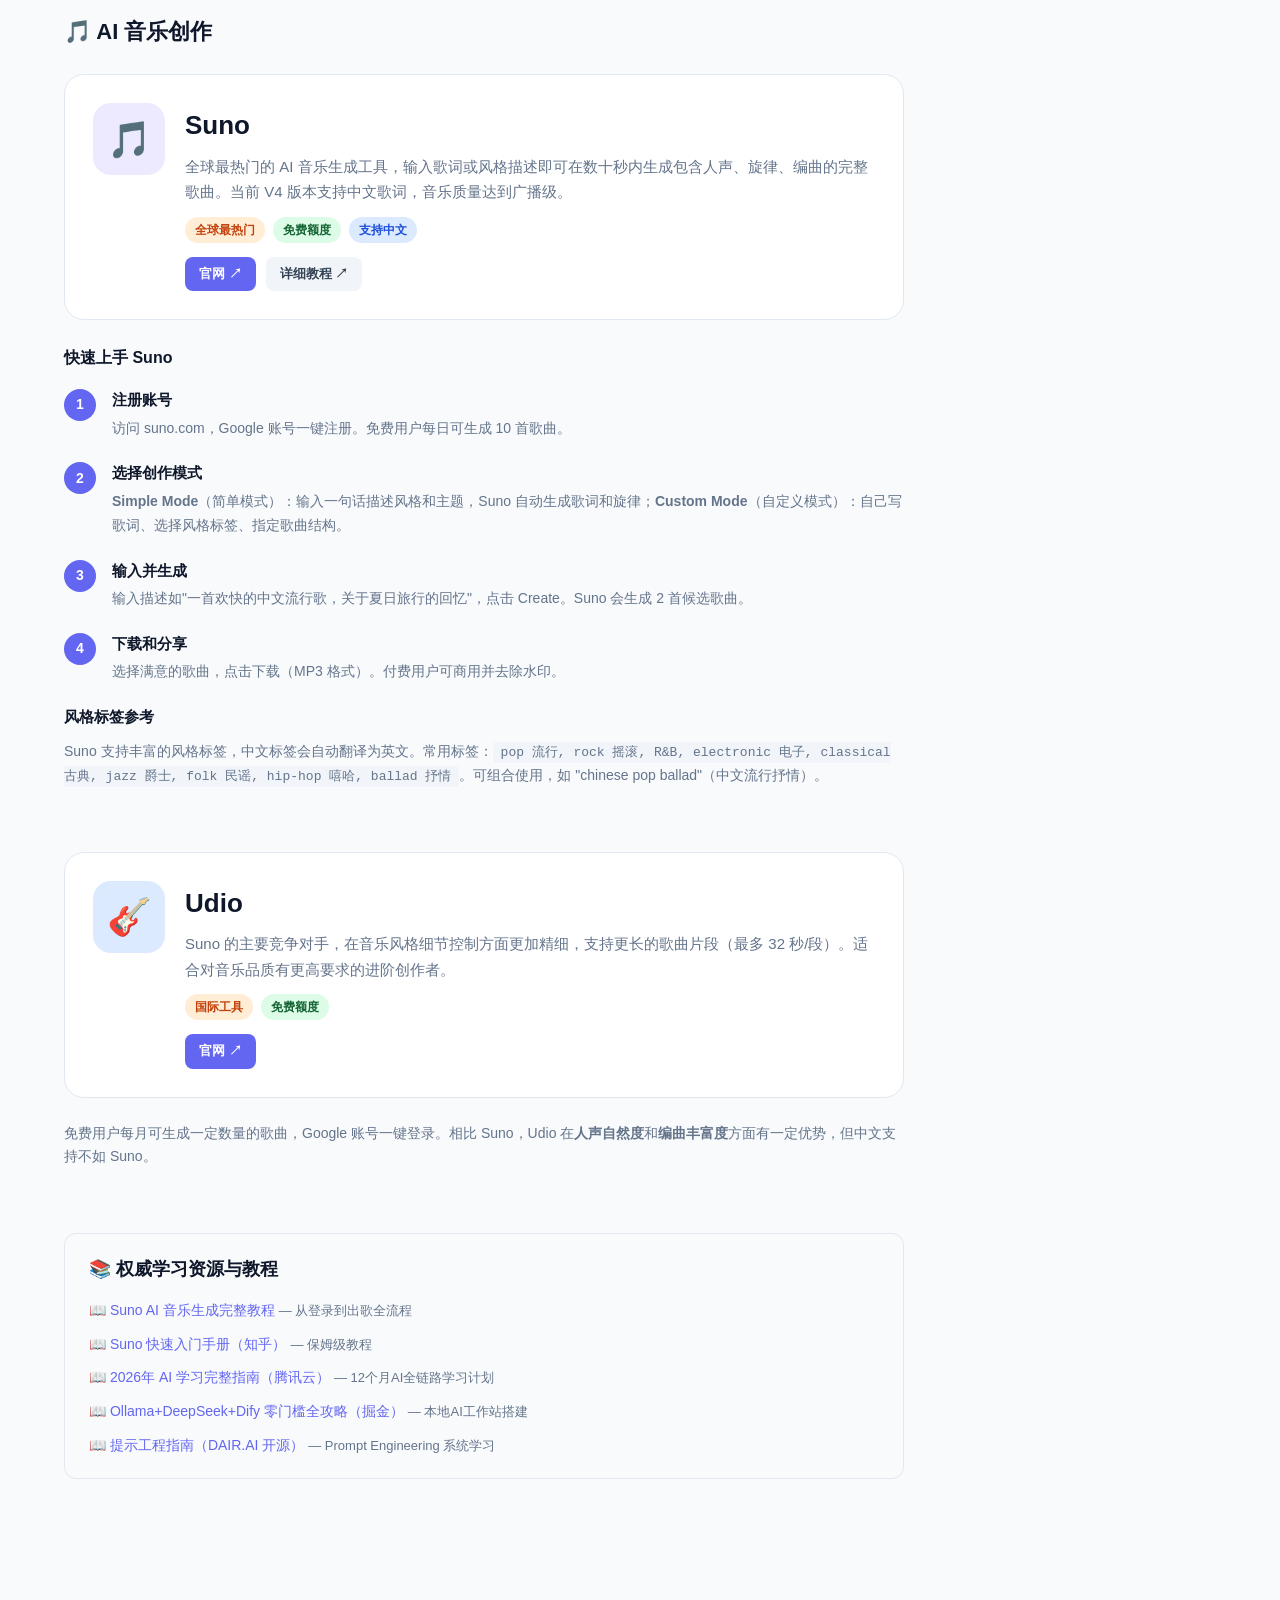
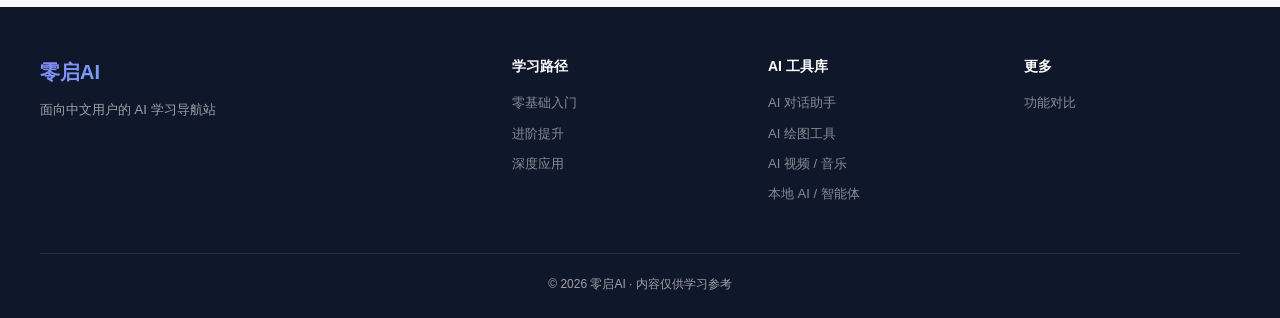
<file: tools/video.html>
<!DOCTYPE html>
<html lang="zh-CN">
<head>
  <meta charset="UTF-8">
  <meta name="viewport" content="width=device-width, initial-scale=1.0">
  <title>AI视频/音乐工具详解 — 零启AI</title>
  <meta name="description" content="可灵AI、Runway、Suno、Udio、剪映AI等AI视频与音乐生成工具完整使用指南。">
  <meta property="og:title" content="AI视频/音乐工具详解 — 零启AI">
  <meta property="og:description" content="可灵AI、Runway、Suno、Udio、剪映AI等AI视频与音乐生成工具完整使用指南。">
  <meta property="og:type" content="website">
  <meta property="og:site_name" content="零启AI">
  <meta property="og:url" content="https://lingqi-ai.pages.dev/tools/video.html">
  <meta property="og:image" content="https://lingqi-ai.pages.dev/assets/og-cover.png">
  <link rel="canonical" href="https://lingqi-ai.pages.dev/tools/video.html">
  <link rel="stylesheet" href="../style.css">
  <style>
    .tool-detail { scroll-margin-top: 80px; margin-bottom: 64px; }
    .tool-header { display:flex; align-items:flex-start; gap:20px; background:var(--white); border:1px solid var(--border); border-radius:var(--radius-lg); padding:28px; margin-bottom:24px; }
    .tool-header-icon { width:72px; height:72px; border-radius:18px; display:flex; align-items:center; justify-content:center; font-size:36px; flex-shrink:0; }
    .tool-header-info h2 { font-size:26px; font-weight:800; margin-bottom:6px; }
    .tool-header-info p { font-size:15px; color:var(--mid); margin-bottom:12px; line-height:1.7; }
    .tool-header-meta { display:flex; gap:8px; flex-wrap:wrap; }
    .tool-header-links { margin-top:14px; display:flex; gap:10px; flex-wrap:wrap; }
    .resource-box { background:var(--lighter); border:1px solid var(--border); border-radius:var(--radius); padding:20px 24px; margin-top:32px; }
    .resource-box h3 { font-size:18px; font-weight:700; margin-bottom:14px; }
    .resource-list { list-style:none; display:flex; flex-direction:column; gap:10px; }
    .resource-list li { font-size:14px; }
    .resource-list li a { color:var(--primary); }
    .resource-list li span { color:var(--mid); font-size:13px; }
  </style>
</head>
<body>
<nav class="site-nav">
  <div class="nav-inner">
    <a href="../index.html" class="nav-logo">零启AI</a>
    <ul class="nav-links">
      <li><a href="../learn/index.html">学习路径</a></li>
      <li class="has-sub">
        <a href="index.html" class="active">AI工具库</a>
        <ul class="sub-menu">
          <li><a href="chat.html">AI 对话助手</a></li>
          <li><a href="image.html">AI 绘图工具</a></li>
          <li><a href="video.html">AI 视频 / 音乐</a></li>
          <li><a href="local.html">本地 AI / 智能体平台</a></li>
        </ul>
      </li>
      <li><a href="../compare/index.html">功能对比</a></li>
      <li><a href="../learn/advanced.html">深度应用</a></li>
    </ul>
  </div>
</nav>

<div class="breadcrumb">
  <a href="../index.html">首页</a><span>›</span>
  <a href="index.html">AI工具库</a><span>›</span>
  <span>AI 视频 / 音乐</span>
</div>

<section class="page-hero">
  <h1>🎬 AI 视频 / 音乐</h1>
  <p>AI 生成视频和音乐的完整指南，含可灵、Runway、Suno、剪映等主流工具的使用教程</p>
</section>

<div class="main-content">
  <div class="content-grid">
    <div class="content-main">

      <div class="tip tip-info" style="margin-bottom:28px;">
        <strong>页面导航：</strong>本页分四大板块——<strong>AI 视频生成工具</strong>（可灵AI、Runway Gen-3、Pika、剪映AI、腾讯智影）、<strong>AI 配音 / 语音合成</strong>（魔音工坊、ElevenLabs）、<strong>AI 音乐创作工具</strong>（Suno、Udio）以及<strong>AI 翻译 / 字幕工具</strong>（网易见外）。每个工具均含访问方式、快速上手和进阶技巧。
      </div>

      <!-- ===== 视频板块 ===== -->
      <h2 style="font-size:22px;font-weight:700;margin-bottom:24px;display:flex;align-items:center;gap:10px;">🎬 AI 视频生成</h2>

      <!-- 可灵AI -->
      <div class="tool-detail" id="kling">
        <div class="tool-header">
          <div class="tool-header-icon" style="background:#fef3c7;">🎬</div>
          <div class="tool-header-info">
            <h2>可灵 AI</h2>
            <p>快手推出的 AI 视频生成工具，支持文生视频（输入文字描述生成视频）和图生视频（上传图片生成动态视频）。生成质量达到国际一流水平，是目前国内 AI 视频工具的标杆。</p>
            <div class="tool-header-meta">
              <span class="badge badge-blue">国内直连</span>
              <span class="badge badge-green">免费额度</span>
              <span class="badge badge-orange">快手出品</span>
            </div>
            <div class="tool-header-links">
              <a href="https://kling.kuaishou.com" target="_blank" class="btn btn-primary btn-sm">官网 ↗</a>
              <a href="https://klingai.kuaishou.com" target="_blank" class="btn btn-ghost btn-sm">可灵AI App下载 ↗</a>
            </div>
          </div>
        </div>
        <h3 style="font-size:16px;font-weight:700;margin-bottom:14px;">快速上手可灵 AI</h3>
        <ul class="steps">
          <li><div class="step-num">1</div><div class="step-body"><h4>访问 kling.kuaishou.com</h4><p>国内直接访问，快手/抖音账号可直接登录。也可下载手机 App 使用。</p></div></li>
          <li><div class="step-num">2</div><div class="step-body"><h4>选择生成模式</h4><p><strong>文生视频</strong>：在输入框描述你想要的视频画面（如"一只金色蝴蝶在花丛中飞舞"）；<strong>图生视频</strong>：上传一张图片，描述想要的动态效果。</p></div></li>
          <li><div class="step-num">3</div><div class="step-body"><h4>设置参数并生成</h4><p>选择视频时长（5s/10s）、画面比例（16:9/9:16/1:1），点击生成。通常等待 1-5 分钟。</p></div></li>
          <li><div class="step-num">4</div><div class="step-body"><h4>预览和下载</h4><p>生成完成后可预览效果，满意则下载。不满意可重新调整 Prompt 重试。免费用户每日有一定生成额度。</p></div></li>
        </ul>
        <div class="tip tip-success">
          <strong>新手建议：</strong>首次使用建议用<strong>图生视频</strong>模式，先在即梦AI或Midjourney生成一张满意的静态图，再导入可灵让它"动起来"，效果比纯文字描述更可控。
        </div>
      </div>

      <!-- Runway -->
      <div class="tool-detail" id="runway">
        <div class="tool-header">
          <div class="tool-header-icon" style="background:#dbeafe;">🎞️</div>
          <div class="tool-header-info">
            <h2>Runway Gen-3</h2>
            <p>国际领先的 AI 视频生成和编辑平台，由 Runway 公司开发。Gen-3 Alpha 模型在视频质量和运动一致性方面表现优异，被广泛应用于影视预告片、广告创意等场景。</p>
            <div class="tool-header-meta">
              <span class="badge badge-orange">国际顶级</span>
              <span class="badge badge-gray">需国际访问</span>
              <span class="badge badge-green">免费试用</span>
            </div>
            <div class="tool-header-links">
              <a href="https://runwayml.com" target="_blank" class="btn btn-primary btn-sm">官网 ↗</a>
            </div>
          </div>
        </div>
        <p style="font-size:14px;color:var(--mid);">除视频生成外，Runway 还提供 AI 视频编辑功能（AI 去除背景、AI 生成字幕、运动追踪等），功能非常全面。免费试用 125 credits（可生成约 10 个短视频）。付费方案 $12/月起。</p>
      </div>

      <!-- Pika -->
      <div class="tool-detail" id="pika">
        <div class="tool-header">
          <div class="tool-header-icon" style="background:#fce7f3;">⚡</div>
          <div class="tool-header-info">
            <h2>Pika</h2>
            <p>由 Pika Labs 开发的 AI 视频生成工具，界面简洁，操作简单，支持文生视频和图生视频，以<strong>简单易用</strong>著称。</p>
            <div class="tool-header-meta">
              <span class="badge badge-green">免费额度</span>
              <span class="badge badge-gray">需国际访问</span>
            </div>
            <div class="tool-header-links">
              <a href="https://pika.art" target="_blank" class="btn btn-primary btn-sm">官网 ↗</a>
            </div>
          </div>
        </div>
        <p style="font-size:14px;color:var(--mid);">注册即送免费生成额度，Google 账号一键登录。支持视频延长、局部修改等编辑功能。适合想快速体验 AI 视频生成的新手。</p>
      </div>

      <!-- 剪映AI -->
      <div class="tool-detail" id="jianying">
        <div class="tool-header">
          <div class="tool-header-icon" style="background:#dcfce7;">✂️</div>
          <div class="tool-header-info">
            <h2>剪映（AI 功能）</h2>
            <p>字节跳动旗下的视频编辑工具，集成多项 AI 功能：<strong>AI 自动字幕</strong>、<strong>AI 智能抠图</strong>、<strong>AI 配音</strong>、<strong>AI 润色文案</strong>、<strong>AI 模板成片</strong>等。电脑版和手机版均免费。</p>
            <div class="tool-header-meta">
              <span class="badge badge-blue">国内直连</span>
              <span class="badge badge-green">完全免费</span>
              <span class="badge badge-orange">字节跳动出品</span>
            </div>
            <div class="tool-header-links">
              <a href="https://www.jianying.com" target="_blank" class="btn btn-primary btn-sm">电脑版下载 ↗</a>
            </div>
          </div>
        </div>
          <h4 style="font-size:15px;font-weight:700;margin-bottom:14px;">📦 下载安装剪映（详细步骤）</h4>
          <ul class="steps">
            <li>
              <div class="step-num">1</div>
              <div class="step-body">
                <h4>下载安装包</h4>
                <p>访问 <strong>jianying.com</strong>，点击「免费下载」。Windows 用户下载「剪映专业版」（电脑端），约 500MB。手机用户在应用商店搜索「剪映」下载。</p>
              </div>
            </li>
            <li>
              <div class="step-num">2</div>
              <div class="step-body">
                <h4>安装并登录</h4>
                <p>双击下载的安装包，按提示安装。首次打开用<strong>手机号</strong>或<strong>抖音/头条账号</strong>登录。</p>
              </div>
            </li>
            <li>
              <div class="step-num">3</div>
              <div class="step-body">
                <h4>体验 AI 字幕功能</h4>
                <p>导入一段视频 → 点击顶部菜单「文本」→「智能字幕」→ 选择识别语言 → 等待生成 → 字幕自动添加到时间轴。全流程不到 1 分钟。</p>
              </div>
            </li>
          </ul>
        <div class="tip tip-success">
          <strong>实用场景：</strong>① 录制完视频后用「AI 字幕」一键生成字幕；② 用「AI 配音」替换录音；③ 用「AI 润色」优化文案口播稿。剪映不是纯 AI 生成视频的工具，但 AI 辅助功能让视频制作效率大幅提升。
        </div>
      </div>

      <!-- 腾讯智影 -->
      <div class="tool-detail" id="zhiying">
        <div class="tool-header">
          <div class="tool-header-icon" style="background:#dbeafe;">🎥</div>
          <div class="tool-header-info">
            <h2>腾讯智影</h2>
            <p>腾讯推出的 AI 数字人视频制作平台，支持<strong>文本生成数字人播报视频</strong>、AI 配音、AI 字幕、AI 抠像等功能。输入文案即可生成带数字人出镜的短视频，适合快速制作口播类内容。</p>
            <div class="tool-header-meta">
              <span class="badge badge-blue">国内直连</span>
              <span class="badge badge-green">免费额度</span>
              <span class="badge badge-orange">腾讯出品</span>
            </div>
            <div class="tool-header-links">
              <a href="https://zenvideo.qq.com" target="_blank" class="btn btn-primary btn-sm">官网 ↗</a>
            </div>
          </div>
        </div>
        <p style="font-size:14px;color:var(--mid);">免费版提供多个数字人形象和配音选择，支持导出 1080P 视频。适合没有出镜条件的知识博主、企业号运营者快速批量产出视频内容。</p>
        <div class="tip tip-info">
          <strong>使用技巧：</strong>① 先在 Claude 或 DeepSeek 中生成口播文案；② 复制到腾讯智影，选择合适的数字人形象和声音；③ 生成后可配合剪映做后续剪辑和包装。
        </div>
      </div>

      <!-- ===== 配音/TTS板块 ===== -->
      <h2 style="font-size:22px;font-weight:700;margin:48px 0 24px;display:flex;align-items:center;gap:10px;">🎙️ AI 配音 / 语音合成</h2>

      <!-- 魔音工坊 -->
      <div class="tool-detail" id="moyin">
        <div class="tool-header">
          <div class="tool-header-icon" style="background:#fce7f3;">🎙️</div>
          <div class="tool-header-info">
            <h2>魔音工坊</h2>
            <p>出门问问推出的 AI 配音平台，拥有<strong>500+ 高品质发音人</strong>，覆盖中文、英文、日韩等多语种。支持文本转语音（TTS）、视频配音、有声书制作等场景，是国内 AI 配音领域的标杆产品。</p>
            <div class="tool-header-meta">
              <span class="badge badge-blue">国内直连</span>
              <span class="badge badge-green">免费体验</span>
              <span class="badge badge-orange">500+ 声音</span>
            </div>
            <div class="tool-header-links">
              <a href="https://www.moyin.com" target="_blank" class="btn btn-primary btn-sm">官网 ↗</a>
            </div>
          </div>
        </div>
        <p style="font-size:14px;color:var(--mid);">适合制作视频旁白、有声读物、课件配音、广告配音等。提供在线编辑器，可调节语速、音调和停顿。免费用户每日有一定字符额度，付费套餐从 ¥30/月起。</p>
      </div>

      <!-- ElevenLabs -->
      <div class="tool-detail" id="elevenlabs">
        <div class="tool-header">
          <div class="tool-header-icon" style="background:#ede9fe;">🔊</div>
          <div class="tool-header-info">
            <h2>ElevenLabs</h2>
            <p>全球领先的 AI 语音合成平台，以<strong>极度逼真的语音克隆</strong>和<strong>多语言支持</strong>著称。只需上传几秒钟的音频即可克隆任意人的声音，支持 29 种语言，被广泛应用于视频配音、有声书、游戏旁白等场景。</p>
            <div class="tool-header-meta">
              <span class="badge badge-orange">国际顶级</span>
              <span class="badge badge-green">免费额度</span>
              <span class="badge badge-gray">需国际访问</span>
            </div>
            <div class="tool-header-links">
              <a href="https://elevenlabs.io" target="_blank" class="btn btn-primary btn-sm">官网 ↗</a>
            </div>
          </div>
        </div>
        <p style="font-size:14px;color:var(--mid);">免费用户每月 10,000 字符额度。语音克隆功能需付费（Starter $5/月）。相比魔音工坊，ElevenLabs 在英文和多语言方面表现更优，中文支持也在持续改进。</p>
        <div class="tip tip-warn">
          <strong>注意事项：</strong>语音克隆涉及伦理和法律问题。请仅用于合法授权的用途，不得未经本人同意克隆他人声音。
        </div>
      </div>

      <!-- ===== 翻译/字幕板块 ===== -->
      <h2 style="font-size:22px;font-weight:700;margin:48px 0 24px;display:flex;align-items:center;gap:10px;">🌐 AI 翻译 / 字幕工具</h2>

      <!-- 网易见外 -->
      <div class="tool-detail" id="jianwai">
        <div class="tool-header">
          <div class="tool-header-icon" style="background:#dcfce7;">🌐</div>
          <div class="tool-header-info">
            <h2>网易见外</h2>
            <p>网易推出的 AI 翻译与生产力工具平台，提供<strong>语音转文字</strong>、<strong>视频翻译</strong>、<strong>文档翻译</strong>、<strong>图片 OCR</strong>、<strong>会议纪要</strong>等多项功能。完全免费，是国内少有的良心 AI 工具。</p>
            <div class="tool-header-meta">
              <span class="badge badge-blue">国内直连</span>
              <span class="badge badge-green">完全免费</span>
              <span class="badge badge-orange">网易出品</span>
            </div>
            <div class="tool-header-links">
              <a href="https://jianwai.netease.com" target="_blank" class="btn btn-primary btn-sm">官网 ↗</a>
            </div>
          </div>
        </div>
        <h4 style="font-size:15px;font-weight:700;margin-bottom:12px;">主要功能</h4>
        <ul style="list-style:none;display:flex;flex-direction:column;gap:10px;margin-bottom:20px;">
          <li style="display:flex;gap:10px;font-size:14px;"><span style="color:var(--success);font-weight:700;flex-shrink:0;">✓</span><div><strong>语音转文字</strong>：上传音视频文件，AI 自动生成带时间轴的文字稿。支持中英日韩等多种语言。</div></li>
          <li style="display:flex;gap:10px;font-size:14px;"><span style="color:var(--success);font-weight:700;flex-shrink:0;">✓</span><div><strong>视频双语字幕</strong>：一键生成中英双语字幕文件（SRT 格式），可直接导入剪映等工具使用。</div></li>
          <li style="display:flex;gap:10px;font-size:14px;"><span style="color:var(--success);font-weight:700;flex-shrink:0;">✓</span><div><strong>文档翻译</strong>：上传 Word/PPT/PDF 文档，AI 自动翻译并保持原文格式。</div></li>
          <li style="display:flex;gap:10px;font-size:14px;"><span style="color:var(--success);font-weight:700;flex-shrink:0;">✓</span><div><strong>图片 OCR</strong>：识别图片中的文字，支持中英文混合识别。</div></li>
        </ul>
        <div class="tip tip-success">
          <strong>实用场景：</strong>看英文 YouTube 视频时，先上传到网易见外生成中文字幕；有外文文档需要翻译时，直接上传文档翻译功能。完全免费且无需安装。
        </div>
      </div>

      <!-- ===== 音乐板块 ===== -->
      <h2 style="font-size:22px;font-weight:700;margin:48px 0 24px;display:flex;align-items:center;gap:10px;">🎵 AI 音乐创作</h2>

      <!-- Suno -->
      <div class="tool-detail" id="suno">
        <div class="tool-header">
          <div class="tool-header-icon" style="background:#ede9fe;">🎵</div>
          <div class="tool-header-info">
            <h2>Suno</h2>
            <p>全球最热门的 AI 音乐生成工具，输入歌词或风格描述即可在数十秒内生成包含人声、旋律、编曲的完整歌曲。当前 V4 版本支持中文歌词，音乐质量达到广播级。</p>
            <div class="tool-header-meta">
              <span class="badge badge-orange">全球最热门</span>
              <span class="badge badge-green">免费额度</span>
              <span class="badge badge-blue">支持中文</span>
            </div>
            <div class="tool-header-links">
              <a href="https://suno.com" target="_blank" class="btn btn-primary btn-sm">官网 ↗</a>
              <a href="https://aitoolboxtutor.com/ai-video-audio-tools/how-to-use-suno-ai-music" target="_blank" class="btn btn-ghost btn-sm">详细教程 ↗</a>
            </div>
          </div>
        </div>
        <h3 style="font-size:16px;font-weight:700;margin-bottom:14px;">快速上手 Suno</h3>
        <ul class="steps">
          <li><div class="step-num">1</div><div class="step-body"><h4>注册账号</h4><p>访问 suno.com，Google 账号一键注册。免费用户每日可生成 10 首歌曲。</p></div></li>
          <li><div class="step-num">2</div><div class="step-body"><h4>选择创作模式</h4><p><strong>Simple Mode</strong>（简单模式）：输入一句话描述风格和主题，Suno 自动生成歌词和旋律；<strong>Custom Mode</strong>（自定义模式）：自己写歌词、选择风格标签、指定歌曲结构。</p></div></li>
          <li><div class="step-num">3</div><div class="step-body"><h4>输入并生成</h4><p>输入描述如"一首欢快的中文流行歌，关于夏日旅行的回忆"，点击 Create。Suno 会生成 2 首候选歌曲。</p></div></li>
          <li><div class="step-num">4</div><div class="step-body"><h4>下载和分享</h4><p>选择满意的歌曲，点击下载（MP3 格式）。付费用户可商用并去除水印。</p></div></li>
        </ul>
        <h4 style="font-size:15px;font-weight:700;margin:20px 0 10px;">风格标签参考</h4>
        <p style="font-size:14px;color:var(--mid);margin-bottom:16px;">Suno 支持丰富的风格标签，中文标签会自动翻译为英文。常用标签：<code style="background:var(--light);padding:3px 8px;border-radius:4px;font-size:13px;">pop 流行, rock 摇滚, R&B, electronic 电子, classical 古典, jazz 爵士, folk 民谣, hip-hop 嘻哈, ballad 抒情</code>。可组合使用，如 "chinese pop ballad"（中文流行抒情）。</p>
      </div>

      <!-- Udio -->
      <div class="tool-detail" id="udio">
        <div class="tool-header">
          <div class="tool-header-icon" style="background:#dbeafe;">🎸</div>
          <div class="tool-header-info">
            <h2>Udio</h2>
            <p>Suno 的主要竞争对手，在音乐风格细节控制方面更加精细，支持更长的歌曲片段（最多 32 秒/段）。适合对音乐品质有更高要求的进阶创作者。</p>
            <div class="tool-header-meta">
              <span class="badge badge-orange">国际工具</span>
              <span class="badge badge-green">免费额度</span>
            </div>
            <div class="tool-header-links">
              <a href="https://udio.com" target="_blank" class="btn btn-primary btn-sm">官网 ↗</a>
            </div>
          </div>
        </div>
        <p style="font-size:14px;color:var(--mid);">免费用户每月可生成一定数量的歌曲，Google 账号一键登录。相比 Suno，Udio 在<strong>人声自然度</strong>和<strong>编曲丰富度</strong>方面有一定优势，但中文支持不如 Suno。</p>
      </div>

      <!-- 学习资源 -->
      <div class="resource-box">
        <h3>📚 权威学习资源与教程</h3>
        <ul class="resource-list">
          <li><a href="https://aitoolboxtutor.com/ai-video-audio-tools/how-to-use-suno-ai-music" target="_blank">📖 Suno AI 音乐生成完整教程</a> <span>— 从登录到出歌全流程</span></li>
          <li><a href="https://zhuanlan.zhihu.com/p/688696210" target="_blank">📖 Suno 快速入门手册（知乎）</a> <span>— 保姆级教程</span></li>
          <li><a href="https://cloud.tencent.com/developer/article/2610818" target="_blank">📖 2026年 AI 学习完整指南（腾讯云）</a> <span>— 12个月AI全链路学习计划</span></li>
          <li><a href="https://juejin.cn/post/7531960461078183972" target="_blank">📖 Ollama+DeepSeek+Dify 零门槛全攻略（掘金）</a> <span>— 本地AI工作站搭建</span></li>
          <li><a href="https://www.promptingguide.ai/zh" target="_blank">📖 提示工程指南（DAIR.AI 开源）</a> <span>— Prompt Engineering 系统学习</span></li>
        </ul>
      </div>

    </div><!-- .content-main -->

    <aside class="content-sidebar">
      <div class="sidebar-box">
        <h3>🧭 本页工具快速跳转</h3>
        <ul class="sidebar-nav">
          <li style="font-size:12px;color:var(--mid);padding:6px 10px;">— 视频生成 —</li>
          <li><a href="#kling">🎬 可灵 AI</a></li>
          <li><a href="#runway">🎞️ Runway Gen-3</a></li>
          <li><a href="#pika">⚡ Pika</a></li>
          <li><a href="#jianying">✂️ 剪映（AI功能）</a></li>
          <li><a href="#zhiying">🎥 腾讯智影</a></li>
          <li style="font-size:12px;color:var(--mid);padding:6px 10px;margin-top:8px;">— 配音 / TTS —</li>
          <li><a href="#moyin">🎙️ 魔音工坊</a></li>
          <li><a href="#elevenlabs">🔊 ElevenLabs</a></li>
          <li style="font-size:12px;color:var(--mid);padding:6px 10px;margin-top:8px;">— 音乐创作 —</li>
          <li><a href="#suno">🎵 Suno</a></li>
          <li><a href="#udio">🎸 Udio</a></li>
          <li style="font-size:12px;color:var(--mid);padding:6px 10px;margin-top:8px;">— 翻译 / 字幕 —</li>
          <li><a href="#jianwai">🌐 网易见外</a></li>
        </ul>
      </div>
      <div class="sidebar-box">
        <h3>⚖️ 怎么选？</h3>
        <ul style="list-style:none;display:flex;flex-direction:column;gap:12px;font-size:13px;">
          <li><strong>国内做AI视频</strong><br><span style="color:var(--mid);">→ 可灵AI（质量高，免费额度）</span></li>
          <li><strong>数字人口播视频</strong><br><span style="color:var(--mid);">→ 腾讯智影（输入文案生成数字人视频）</span></li>
          <li><strong>国际高质量视频</strong><br><span style="color:var(--mid);">→ Runway Gen-3</span></li>
          <li><strong>视频剪辑+AI辅助</strong><br><span style="color:var(--mid);">→ 剪映（完全免费，功能全面）</span></li>
          <li><strong>中文AI配音</strong><br><span style="color:var(--mid);">→ 魔音工坊（500+声音，中文最优）</span></li>
          <li><strong>声音克隆/多语言</strong><br><span style="color:var(--mid);">→ ElevenLabs（国际顶级语音克隆）</span></li>
          <li><strong>AI音乐创作入门</strong><br><span style="color:var(--mid);">→ Suno（中文支持好，操作简单）</span></li>
          <li><strong>精细音乐控制</strong><br><span style="color:var(--mid);">→ Udio（人声和编曲细节更优）</span></li>
          <li><strong>视频字幕/翻译</strong><br><span style="color:var(--mid);">→ 网易见外（完全免费，中英双语字幕）</span></li>
        </ul>
      </div>
      <div class="sidebar-box">
        <h3>🔗 相关页面</h3>
        <ul class="sidebar-nav">
          <li><a href="../compare/index.html#video">视频/音乐工具对比</a></li>
          <li><a href="image.html">AI 绘图工具</a></li>
          <li><a href="chat.html">AI 对话助手</a></li>
        </ul>
      </div>
    </aside>

  </div><!-- .content-grid -->
</div>

<footer class="site-footer">
  <div class="footer-inner">
    <div class="footer-grid">
      <div class="footer-brand"><h3>零启AI</h3><p>面向中文用户的 AI 学习导航站</p></div>
      <div class="footer-col"><h4>学习路径</h4><a href="../learn/beginner.html">零基础入门</a><a href="../learn/intermediate.html">进阶提升</a><a href="../learn/advanced.html">深度应用</a></div>
      <div class="footer-col"><h4>AI 工具库</h4><a href="chat.html">AI 对话助手</a><a href="image.html">AI 绘图工具</a><a href="video.html">AI 视频 / 音乐</a><a href="local.html">本地 AI / 智能体</a></div>
      <div class="footer-col"><h4>更多</h4><a href="../compare/index.html">功能对比</a></div>
    </div>
    <div class="footer-bottom"><p>© 2026 零启AI · 内容仅供学习参考</p></div>
  </div>
</footer>
<script src="../app.js"></script>
</body>
</html>
</file>
<file: style.css>
/* ========================================
   零启AI — 全站共用样式
   ======================================== */

:root {
  --primary: #6366f1;
  --primary-dark: #4f46e5;
  --primary-light: #e0e7ff;
  --accent: #06b6d4;
  --success: #10b981;
  --warning: #f59e0b;
  --danger: #ef4444;
  --dark: #0f172a;
  --dark-2: #1e293b;
  --dark-3: #334155;
  --mid: #64748b;
  --light: #f1f5f9;
  --lighter: #f8fafc;
  --white: #ffffff;
  --border: #e2e8f0;
  --shadow: 0 1px 3px rgba(0,0,0,.08), 0 4px 16px rgba(0,0,0,.04);
  --shadow-md: 0 4px 12px rgba(0,0,0,.1), 0 8px 32px rgba(0,0,0,.06);
  --radius: 12px;
  --radius-sm: 8px;
  --radius-lg: 20px;
  --font: 'PingFang SC', 'Microsoft YaHei', 'Hiragino Sans GB', sans-serif;
}

* { box-sizing: border-box; margin: 0; padding: 0; }
html { scroll-behavior: smooth; }
body {
  font-family: var(--font);
  color: var(--dark);
  background: var(--lighter);
  line-height: 1.7;
  -webkit-font-smoothing: antialiased;
}
a { text-decoration: none; color: inherit; }
img { max-width: 100%; display: block; }

/* ── 顶部导航 ── */
.site-nav {
  position: sticky; top: 0; z-index: 100;
  background: rgba(255,255,255,.95);
  backdrop-filter: blur(12px);
  border-bottom: 1px solid var(--border);
  height: 64px;
  display: flex; align-items: center;
}
.nav-inner {
  max-width: 1200px; margin: 0 auto; padding: 0 24px;
  width: 100%;
  display: flex; align-items: center; gap: 0;
}
.nav-logo {
  font-size: 20px; font-weight: 700;
  background: linear-gradient(135deg, var(--primary), var(--accent));
  -webkit-background-clip: text; -webkit-text-fill-color: transparent;
  margin-right: 40px; white-space: nowrap;
}
.nav-links {
  display: flex; align-items: center; gap: 4px; flex: 1;
  list-style: none;
}
.nav-links a {
  padding: 6px 14px; border-radius: 8px;
  font-size: 14px; font-weight: 500; color: var(--mid);
  transition: all .2s;
  white-space: nowrap;
}
.nav-links a:hover, .nav-links a.active {
  color: var(--primary);
  background: var(--primary-light);
}
.nav-links .has-sub { position: relative; }
.nav-links .has-sub > a::after { content: " ▾"; font-size: 10px; }
.nav-links .sub-menu {
  display: none; position: absolute; top: 100%; left: 0;
  background: var(--white); border: 1px solid var(--border);
  border-radius: var(--radius); box-shadow: var(--shadow-md);
  min-width: 180px; padding: 8px 0;
  z-index: 200;
}
.nav-links .has-sub:hover .sub-menu { display: block; }
.nav-links .sub-menu a {
  display: block; padding: 9px 18px;
  border-radius: 0; color: var(--dark-3);
  font-size: 14px;
}
.nav-links .sub-menu a:hover { background: var(--light); color: var(--primary); }
.nav-cta {
  margin-left: auto;
  background: var(--primary); color: var(--white) !important;
  padding: 8px 20px !important; border-radius: 8px !important;
  font-weight: 600 !important;
}
.nav-cta:hover { background: var(--primary-dark) !important; color: var(--white) !important; }

/* ── 面包屑 ── */
.breadcrumb {
  max-width: 1200px; margin: 0 auto; padding: 16px 24px 0;
  display: flex; align-items: center; gap: 8px;
  font-size: 13px; color: var(--mid);
}
.breadcrumb a { color: var(--primary); }
.breadcrumb span { color: var(--mid); }

/* ── 页面标题区 ── */
.page-hero {
  background: linear-gradient(135deg, var(--dark) 0%, var(--dark-2) 100%);
  color: var(--white);
  padding: 60px 24px;
  text-align: center;
}
.page-hero h1 { font-size: 36px; font-weight: 700; margin-bottom: 12px; }
.page-hero p { font-size: 18px; color: rgba(255,255,255,.75); max-width: 600px; margin: 0 auto; }

/* ── 主内容区 ── */
.main-content {
  max-width: 1200px; margin: 0 auto; padding: 48px 24px;
}
.content-grid {
  display: grid; grid-template-columns: 1fr 280px; gap: 32px; align-items: start;
}
.content-main {}
.content-sidebar {}

/* ── 卡片 ── */
.card {
  background: var(--white);
  border: 1px solid var(--border);
  border-radius: var(--radius);
  box-shadow: var(--shadow);
  overflow: hidden;
  transition: box-shadow .2s, transform .2s;
}
.card:hover { box-shadow: var(--shadow-md); transform: translateY(-2px); }
.card-body { padding: 24px; }
.card-title { font-size: 18px; font-weight: 600; margin-bottom: 8px; color: var(--dark); }
.card-desc { font-size: 14px; color: var(--mid); line-height: 1.6; }

/* ── 标签/徽章 ── */
.badge {
  display: inline-flex; align-items: center;
  padding: 3px 10px; border-radius: 20px;
  font-size: 12px; font-weight: 600;
}
.badge-blue   { background: #dbeafe; color: #1d4ed8; }
.badge-green  { background: #dcfce7; color: #166534; }
.badge-purple { background: #ede9fe; color: #6d28d9; }
.badge-orange { background: #ffedd5; color: #c2410c; }
.badge-gray   { background: var(--light); color: var(--mid); }
.badge-red    { background: #fee2e2; color: #b91c1c; }

/* ── 按钮 ── */
.btn {
  display: inline-flex; align-items: center; gap: 6px;
  padding: 10px 22px; border-radius: 8px; font-size: 14px; font-weight: 600;
  cursor: pointer; border: none; transition: all .2s;
}
.btn-primary { background: var(--primary); color: var(--white); }
.btn-primary:hover { background: var(--primary-dark); }
.btn-outline { background: transparent; color: var(--primary); border: 1.5px solid var(--primary); }
.btn-outline:hover { background: var(--primary-light); }
.btn-ghost { background: var(--light); color: var(--dark-3); }
.btn-ghost:hover { background: var(--border); }
.btn-sm { padding: 6px 14px; font-size: 13px; }
.btn-lg { padding: 14px 32px; font-size: 16px; }

/* ── 分节标题 ── */
.section-title {
  font-size: 26px; font-weight: 700; color: var(--dark); margin-bottom: 8px;
}
.section-sub { font-size: 15px; color: var(--mid); margin-bottom: 32px; }
.section-divider { width: 48px; height: 4px; background: var(--primary); border-radius: 4px; margin: 12px 0 28px; }

/* ── 提示框 ── */
.tip {
  padding: 14px 18px; border-radius: var(--radius-sm);
  font-size: 14px; line-height: 1.6; margin: 16px 0;
  border-left: 4px solid;
}
.tip-info    { background: #eff6ff; border-color: #3b82f6; color: #1e40af; }
.tip-success { background: #f0fdf4; border-color: var(--success); color: #166534; }
.tip-warn    { background: #fffbeb; border-color: var(--warning); color: #92400e; }
.tip-danger  { background: #fef2f2; border-color: var(--danger); color: #991b1b; }

/* ── 步骤列表 ── */
.steps { list-style: none; margin: 16px 0; }
.steps li {
  display: flex; gap: 16px; margin-bottom: 20px; align-items: flex-start;
}
.step-num {
  flex-shrink: 0;
  width: 32px; height: 32px; border-radius: 50%;
  background: var(--primary); color: white;
  display: flex; align-items: center; justify-content: center;
  font-size: 14px; font-weight: 700; margin-top: 2px;
}
.step-body h4 { font-size: 15px; font-weight: 600; margin-bottom: 4px; }
.step-body p  { font-size: 14px; color: var(--mid); }

/* ── 对比表格 ── */
.compare-table { width: 100%; border-collapse: collapse; font-size: 14px; }
.compare-table th {
  background: var(--dark); color: var(--white);
  padding: 12px 16px; text-align: left; font-weight: 600;
}
.compare-table th:first-child { border-radius: 8px 0 0 0; }
.compare-table th:last-child  { border-radius: 0 8px 0 0; }
.compare-table td { padding: 12px 16px; border-bottom: 1px solid var(--border); }
.compare-table tr:last-child td { border-bottom: none; }
.compare-table tr:nth-child(even) td { background: var(--lighter); }
.compare-table .check { color: var(--success); font-weight: 700; }
.compare-table .cross { color: var(--danger); }
.compare-table .partial { color: var(--warning); }

/* ── 工具卡片网格 ── */
.tool-grid {
  display: grid; grid-template-columns: repeat(auto-fill, minmax(280px, 1fr));
  gap: 20px; margin: 24px 0;
}
.tool-card {
  background: var(--white); border: 1px solid var(--border);
  border-radius: var(--radius); padding: 20px;
  transition: all .2s; cursor: pointer;
  display: flex; flex-direction: column; gap: 12px;
}
.tool-card:hover { border-color: var(--primary); box-shadow: 0 0 0 3px var(--primary-light); transform: translateY(-2px); }
.tool-card-header { display: flex; align-items: center; gap: 12px; }
.tool-icon {
  width: 48px; height: 48px; border-radius: 12px;
  display: flex; align-items: center; justify-content: center;
  font-size: 24px; flex-shrink: 0;
}
.tool-card-meta { display: flex; gap: 6px; flex-wrap: wrap; }
.tool-card-desc { font-size: 13px; color: var(--mid); }
.tool-card-link {
  margin-top: auto; display: flex; align-items: center; gap: 4px;
  font-size: 13px; font-weight: 600; color: var(--primary);
}

/* ── 侧边栏 ── */
.sidebar-box {
  background: var(--white); border: 1px solid var(--border);
  border-radius: var(--radius); padding: 20px; margin-bottom: 20px;
}
.sidebar-box h3 { font-size: 15px; font-weight: 700; margin-bottom: 14px; color: var(--dark); }
.sidebar-nav { list-style: none; }
.sidebar-nav li a {
  display: flex; align-items: center; gap: 8px;
  padding: 8px 10px; border-radius: 8px;
  font-size: 14px; color: var(--dark-3);
  transition: all .2s;
}
.sidebar-nav li a:hover, .sidebar-nav li a.active {
  background: var(--primary-light); color: var(--primary); font-weight: 600;
}

/* ── Footer ── */
.site-footer {
  background: var(--dark); color: rgba(255,255,255,.6);
  padding: 48px 24px 24px;
  margin-top: 80px;
}
.footer-inner { max-width: 1200px; margin: 0 auto; }
.footer-grid {
  display: grid; grid-template-columns: 2fr 1fr 1fr 1fr;
  gap: 40px; margin-bottom: 40px;
}
.footer-brand h3 {
  font-size: 20px; font-weight: 700;
  background: linear-gradient(135deg, #818cf8, #67e8f9);
  -webkit-background-clip: text; -webkit-text-fill-color: transparent;
  margin-bottom: 10px;
}
.footer-brand p { font-size: 13px; line-height: 1.7; }
.footer-col h4 { font-size: 14px; font-weight: 700; color: white; margin-bottom: 14px; }
.footer-col a {
  display: block; font-size: 13px; color: rgba(255,255,255,.5);
  margin-bottom: 8px; transition: color .2s;
}
.footer-col a:hover { color: white; }
.footer-bottom {
  border-top: 1px solid rgba(255,255,255,.1);
  padding-top: 20px; font-size: 12px; text-align: center;
}
.footer-bottom a { color: rgba(255,255,255,.4); }

/* ── B站风格视频卡片 ── */
.video-grid {
  display: grid;
  grid-template-columns: repeat(4, 1fr);
  gap: 20px;
  margin: 24px 0;
}
.video-card {
  background: var(--white);
  border-radius: var(--radius);
  overflow: hidden;
  transition: all .25s;
  border: 1px solid var(--border);
  cursor: pointer;
}
.video-card:hover {
  transform: translateY(-4px);
  box-shadow: var(--shadow-md);
  border-color: var(--primary);
}
.video-thumb {
  position: relative;
  width: 100%;
  padding-top: 56.25%; /* 16:9 */
  overflow: hidden;
  background: linear-gradient(135deg, #e0e7ff 0%, #dbeafe 50%, #cffafe 100%);
}
.video-thumb img {
  position: absolute;
  inset: 0;
  width: 100%;
  height: 100%;
  object-fit: cover;
  transition: transform .3s;
}
.video-card:hover .video-thumb img {
  transform: scale(1.05);
}
.video-duration {
  position: absolute;
  bottom: 8px;
  right: 8px;
  background: rgba(0,0,0,.78);
  color: #fff;
  font-size: 12px;
  padding: 2px 6px;
  border-radius: 4px;
  font-weight: 600;
  letter-spacing: .3px;
}
.video-play-overlay {
  position: absolute;
  inset: 0;
  display: flex;
  align-items: center;
  justify-content: center;
  background: rgba(0,0,0,.15);
  opacity: 0;
  transition: opacity .25s;
}
.video-card:hover .video-play-overlay {
  opacity: 1;
}
.video-play-btn {
  width: 48px;
  height: 48px;
  background: rgba(255,255,255,.92);
  border-radius: 50%;
  display: flex;
  align-items: center;
  justify-content: center;
  box-shadow: 0 2px 12px rgba(0,0,0,.2);
}
.video-play-btn::after {
  content: '';
  display: block;
  width: 0; height: 0;
  border-style: solid;
  border-width: 8px 0 8px 14px;
  border-color: transparent transparent transparent var(--primary);
  margin-left: 3px;
}
.video-info {
  padding: 12px 14px 14px;
}
.video-title {
  font-size: 14px;
  font-weight: 600;
  color: var(--dark-3);
  line-height: 1.5;
  display: -webkit-box;
  -webkit-line-clamp: 2;
  -webkit-box-orient: vertical;
  overflow: hidden;
  margin-bottom: 8px;
  min-height: 42px;
}
.video-meta {
  display: flex;
  align-items: center;
  gap: 12px;
  font-size: 12px;
  color: var(--mid);
}
.video-meta svg {
  width: 14px;
  height: 14px;
  flex-shrink: 0;
  vertical-align: -2px;
}
.video-badge {
  display: inline-block;
  padding: 1px 6px;
  border-radius: 3px;
  font-size: 11px;
  font-weight: 600;
  margin-left: auto;
}
.video-badge.bili { background: #fb7299; color: #fff; }
.video-badge.hot { background: #ff6633; color: #fff; }
.video-badge.new { background: var(--success); color: #fff; }

/* ── 学习计划时间线 ── */
.plan-timeline {
  position: relative;
  padding-left: 32px;
  margin: 32px 0;
}
.plan-timeline::before {
  content: '';
  position: absolute;
  left: 12px;
  top: 0;
  bottom: 0;
  width: 3px;
  background: linear-gradient(180deg, var(--primary) 0%, var(--success) 40%, var(--warning) 70%, var(--danger) 100%);
  border-radius: 2px;
}
.plan-phase {
  position: relative;
  margin-bottom: 40px;
}
.plan-phase-dot {
  position: absolute;
  left: -27px;
  top: 4px;
  width: 18px;
  height: 18px;
  border-radius: 50%;
  border: 3px solid var(--white);
  box-shadow: 0 0 0 2px var(--primary);
  background: var(--primary);
}
.plan-phase:nth-child(2) .plan-phase-dot { box-shadow: 0 0 0 2px var(--success); background: var(--success); }
.plan-phase:nth-child(3) .plan-phase-dot { box-shadow: 0 0 0 2px var(--warning); background: var(--warning); }
.plan-phase:nth-child(4) .plan-phase-dot { box-shadow: 0 0 0 2px var(--danger); background: var(--danger); }
.plan-phase:nth-child(5) .plan-phase-dot { box-shadow: 0 0 0 2px var(--accent); background: var(--accent); }
.plan-phase-header {
  display: flex;
  align-items: baseline;
  gap: 12px;
  margin-bottom: 12px;
}
.plan-phase-header h3 { font-size: 18px; font-weight: 800; }
.plan-phase-header .phase-weeks {
  font-size: 13px;
  color: var(--mid);
  background: var(--light);
  padding: 2px 10px;
  border-radius: 20px;
}
.plan-phase .phase-goal {
  font-size: 14px;
  color: var(--dark-3);
  margin-bottom: 12px;
  padding: 10px 14px;
  background: var(--lighter);
  border-radius: var(--radius-sm);
  border-left: 3px solid var(--primary);
}
.plan-week {
  padding: 10px 14px;
  background: var(--white);
  border: 1px solid var(--border);
  border-radius: var(--radius-sm);
  margin-bottom: 8px;
  font-size: 14px;
  color: var(--dark-3);
  line-height: 1.6;
  transition: all .2s;
}
.plan-week:hover { border-color: var(--primary); background: var(--lighter); }
.plan-week strong { color: var(--dark); }
.plan-week .hours {
  float: right;
  font-size: 12px;
  color: var(--mid);
  background: var(--light);
  padding: 1px 8px;
  border-radius: 10px;
}
.plan-output {
  margin-top: 8px;
  padding: 8px 14px;
  background: #ecfdf5;
  border: 1px solid #a7f3d0;
  border-radius: var(--radius-sm);
  font-size: 13px;
  color: #065f46;
}

/* ── 笔记软件对比卡片 ── */
.note-grid {
  display: grid;
  grid-template-columns: repeat(3, 1fr);
  gap: 20px;
}
.note-card {
  background: var(--white);
  border: 1px solid var(--border);
  border-radius: var(--radius-lg);
  padding: 24px;
  transition: all .2s;
}
.note-card:hover { box-shadow: var(--shadow-md); transform: translateY(-3px); }
.note-card.recommended {
  border: 2px solid var(--primary);
  position: relative;
}
.note-card.recommended::after {
  content: '首选推荐';
  position: absolute;
  top: -10px;
  right: 16px;
  background: var(--primary);
  color: #fff;
  font-size: 11px;
  font-weight: 700;
  padding: 2px 10px;
  border-radius: 10px;
}

/* ── 暗色模式 ── */
[data-theme="dark"] {
  --dark: #f1f5f9;
  --dark-2: #e2e8f0;
  --dark-3: #cbd5e1;
  --mid: #94a3b8;
  --light: #1e293b;
  --lighter: #0f172a;
  --white: #1a2332;
  --border: #2d3b4e;
  --shadow: 0 1px 3px rgba(0,0,0,.2), 0 4px 16px rgba(0,0,0,.1);
  --shadow-md: 0 4px 12px rgba(0,0,0,.3), 0 8px 32px rgba(0,0,0,.15);
}
[data-theme="dark"] .site-nav {
  background: rgba(15,23,42,.95);
  border-bottom-color: var(--border);
}
[data-theme="dark"] .sub-menu {
  background: var(--white);
  border-color: var(--border);
}
[data-theme="dark"] .sub-menu a { color: var(--mid); }
[data-theme="dark"] .sub-menu a:hover { background: var(--light); color: var(--primary); }
[data-theme="dark"] .tip-info { background: #1e2a3a; border-color: #3b82f6; color: #93c5fd; }
[data-theme="dark"] .tip-success { background: #1a2e23; border-color: #10b981; color: #6ee7b7; }
[data-theme="dark"] .tip-warn { background: #2e2a1a; border-color: #f59e0b; color: #fcd34d; }
[data-theme="dark"] .tip-danger { background: #2e1a1a; border-color: #ef4444; color: #fca5a5; }
[data-theme="dark"] .badge-blue { background: #1e3a5f; color: #60a5fa; }
[data-theme="dark"] .badge-green { background: #1a3a2a; color: #4ade80; }
[data-theme="dark"] .badge-purple { background: #2a1e4a; color: #a78bfa; }
[data-theme="dark"] .badge-orange { background: #3a2a1a; color: #fb923c; }
[data-theme="dark"] .badge-gray { background: var(--light); color: var(--mid); }
[data-theme="dark"] .badge-red { background: #3a1a1a; color: #f87171; }
[data-theme="dark"] .btn-ghost { background: var(--light); color: var(--mid); }
[data-theme="dark"] .btn-outline { color: #818cf8; border-color: #4f46e5; }
[data-theme="dark"] .plan-output { background: #1a2e23; border-color: #065f46; color: #6ee7b7; }
[data-theme="dark"] .video-play-btn { background: rgba(0,0,0,.7); }
[data-theme="dark"] .compare-table tr:nth-child(even) td { background: var(--light); }

/* ── 导航右侧按钮组 ── */
.nav-actions {
  display: flex; align-items: center; gap: 6px;
  margin-left: auto; flex-shrink: 0;
}
.nav-action-btn {
  width: 36px; height: 36px; border-radius: 8px;
  display: flex; align-items: center; justify-content: center;
  background: transparent; border: none; cursor: pointer;
  color: var(--mid); font-size: 18px; transition: all .2s;
}
.nav-action-btn:hover { background: var(--light); color: var(--primary); }
.nav-action-btn svg { width: 20px; height: 20px; }

/* ── 搜索覆盖层 ── */
.search-overlay {
  display: none; position: fixed; inset: 0; z-index: 500;
  background: rgba(0,0,0,.5); backdrop-filter: blur(4px);
  align-items: flex-start; justify-content: center; padding-top: 120px;
}
.search-overlay.open { display: flex; }
.search-box {
  width: 90%; max-width: 640px;
  background: var(--white); border: 1px solid var(--border);
  border-radius: var(--radius-lg); box-shadow: var(--shadow-md);
  overflow: hidden;
}
.search-input-wrap {
  display: flex; align-items: center; gap: 12px; padding: 16px 20px;
  border-bottom: 1px solid var(--border);
}
.search-input-wrap svg { width: 22px; height: 22px; color: var(--mid); flex-shrink: 0; }
.search-input-wrap input {
  flex: 1; border: none; outline: none; font-size: 16px;
  font-family: var(--font); color: var(--dark); background: transparent;
}
.search-input-wrap input::placeholder { color: var(--mid); }
.search-results {
  max-height: 400px; overflow-y: auto; padding: 8px 0;
}
.search-results:empty { display: none; padding: 0; }
.search-result-item {
  display: flex; align-items: center; gap: 14px; padding: 12px 20px;
  cursor: pointer; transition: background .15s; text-decoration: none; color: inherit;
}
.search-result-item:hover { background: var(--light); }
.search-result-icon { font-size: 24px; flex-shrink: 0; }
.search-result-text h4 { font-size: 14px; font-weight: 600; color: var(--dark); margin-bottom: 2px; }
.search-result-text p { font-size: 12px; color: var(--mid); line-height: 1.4; }
.search-empty {
  padding: 24px 20px; text-align: center; font-size: 14px; color: var(--mid);
}

/* ── 汉堡菜单 ── */
.nav-toggle-btn {
  display: none; width: 36px; height: 36px; border-radius: 8px;
  align-items: center; justify-content: center; gap: 5px; flex-direction: column;
  background: transparent; border: none; cursor: pointer; padding: 0;
}
.nav-toggle-btn span {
  display: block; width: 18px; height: 2px; background: var(--mid);
  border-radius: 1px; transition: all .3s;
}
.nav-toggle-btn.open span:nth-child(1) { transform: rotate(45deg) translate(5px, 5px); }
.nav-toggle-btn.open span:nth-child(2) { opacity: 0; }
.nav-toggle-btn.open span:nth-child(3) { transform: rotate(-45deg) translate(5px, -5px); }

/* ── 移动端菜单遮罩层 ── */
.nav-backdrop {
  display: none; position: fixed; inset: 0; z-index: 98;
  background: rgba(0,0,0,.4); backdrop-filter: blur(2px);
}
.nav-backdrop.open { display: block; }

/* ── 响应式 ── */
@media (max-width: 900px) {
  .content-grid { grid-template-columns: 1fr; }
  .content-sidebar { order: -1; }
  .footer-grid { grid-template-columns: 1fr 1fr; }
  .video-grid { grid-template-columns: repeat(2, 1fr); }
  .note-grid { grid-template-columns: repeat(2, 1fr); }
}
@media (max-width: 640px) {
  .page-hero h1 { font-size: 26px; }
  .page-hero p { font-size: 15px; }
  .nav-cta { margin-left: 0; }
  .nav-toggle-btn { display: flex; }
  /* 移动端导航栏布局：logo + 右侧按钮组（搜索+暗色+汉堡） */
  .nav-inner { justify-content: space-between; }
  .nav-links {
    display: none; flex-direction: column;
    position: absolute; top: 64px; left: 0; right: 0;
    background: var(--white); border-bottom: 1px solid var(--border);
    padding: 12px 24px; gap: 4px; z-index: 99;
    box-shadow: var(--shadow-md);
    transform: translateY(-8px);
    opacity: 0;
    transition: transform .25s ease, opacity .25s ease;
  }
  .nav-links.open {
    display: flex;
    transform: translateY(0);
    opacity: 1;
  }
  .nav-links.open .sub-menu { 
    display: block; position: static;
    box-shadow: none; border: none; border-radius: 0;
    padding: 0 0 0 20px; margin: 0; min-width: auto;
  }
  .nav-actions { display: flex; gap: 4px; margin-left: auto; }
  .nav-action-btn { display: flex; width: 32px; height: 32px; }
  .nav-action-btn svg { width: 18px; height: 18px; }
  /* 工具详情页 header 纵向堆叠 */
  .tool-header { flex-direction: column; align-items: center; text-align: center; padding: 20px 16px; gap: 12px; }
  .tool-header-icon { width: 56px; height: 56px; font-size: 28px; border-radius: 14px; }
  .tool-header-info h2 { font-size: 20px; }
  .tool-header-meta { justify-content: center; }
  .tool-header-links { justify-content: center; }
  /* 工具页 Tab 横向滚动 */
  .tabs { overflow-x: auto; -webkit-overflow-scrolling: touch; flex-wrap: nowrap; gap: 0; padding-bottom: 4px; }
  .tab-btn { white-space: nowrap; flex-shrink: 0; padding: 10px 16px; font-size: 13px; }
  /* 分类标签横向滚动（工具库索引页） */
  .category-tabs { overflow-x: auto; -webkit-overflow-scrolling: touch; flex-wrap: nowrap; gap: 8px; padding-bottom: 4px; }
  .category-tabs::after { content:''; flex-shrink:0; width:12px; }
  .cat-tab { white-space: nowrap; flex-shrink: 0; padding: 6px 14px; font-size: 13px; }
  /* 时间线小屏优化 */
  .plan-timeline { padding-left: 24px; }
  .plan-timeline::before { left: 8px; width: 2px; }
  .plan-phase-dot { left: -20px; width: 14px; height: 14px; border-width: 2px; }
  .plan-phase-header h3 { font-size: 16px; }
  /* 侧边栏移到内容下方 */
  .content-sidebar { order: 1; }
  .footer-grid { grid-template-columns: 1fr; }
  .tool-grid { grid-template-columns: 1fr; }
  .video-grid { grid-template-columns: 1fr; }
  .note-grid { grid-template-columns: 1fr; }
  .search-box { width: 95%; }
}
</file>
